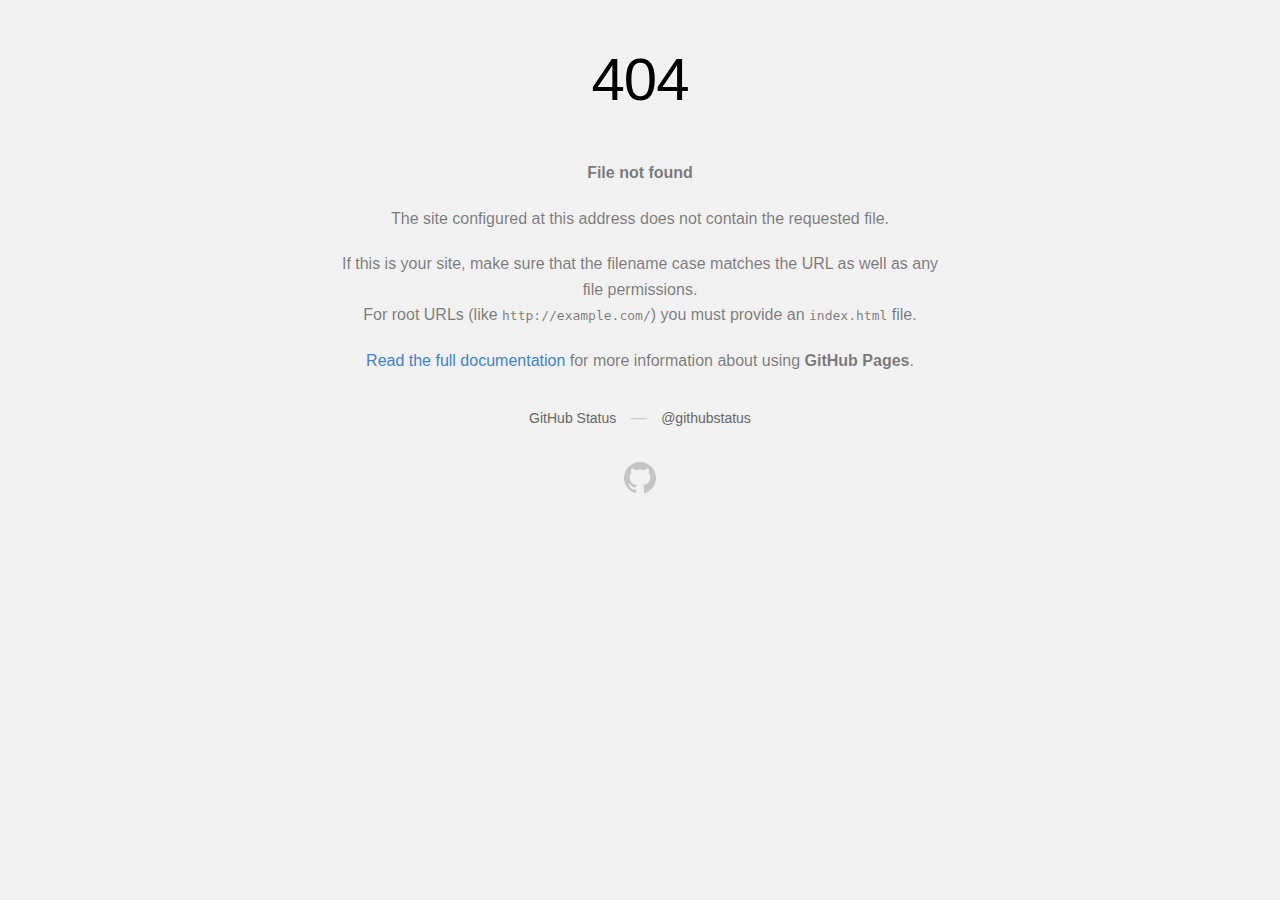
<file: wwwroot/skydash/js/documentation.html>
<!DOCTYPE html>
<html>
  <head>
    <meta http-equiv="Content-type" content="text/html; charset=utf-8">
    <meta http-equiv="Content-Security-Policy" content="default-src 'none'; style-src 'unsafe-inline'; img-src data:; connect-src 'self'">
    <title>Page not found &middot; GitHub Pages</title>
    <style type="text/css" media="screen">
      body {
        background-color: #f1f1f1;
        margin: 0;
        font-family: "Helvetica Neue", Helvetica, Arial, sans-serif;
      }

      .container { margin: 50px auto 40px auto; width: 600px; text-align: center; }

      a { color: #4183c4; text-decoration: none; }
      a:hover { text-decoration: underline; }

      h1 { width: 800px; position:relative; left: -100px; letter-spacing: -1px; line-height: 60px; font-size: 60px; font-weight: 100; margin: 0px 0 50px 0; text-shadow: 0 1px 0 #fff; }
      p { color: rgba(0, 0, 0, 0.5); margin: 20px 0; line-height: 1.6; }

      ul { list-style: none; margin: 25px 0; padding: 0; }
      li { display: table-cell; font-weight: bold; width: 1%; }

      .logo { display: inline-block; margin-top: 35px; }
      .logo-img-2x { display: none; }
      @media
      only screen and (-webkit-min-device-pixel-ratio: 2),
      only screen and (   min--moz-device-pixel-ratio: 2),
      only screen and (     -o-min-device-pixel-ratio: 2/1),
      only screen and (        min-device-pixel-ratio: 2),
      only screen and (                min-resolution: 192dpi),
      only screen and (                min-resolution: 2dppx) {
        .logo-img-1x { display: none; }
        .logo-img-2x { display: inline-block; }
      }

      #suggestions {
        margin-top: 35px;
        color: #ccc;
      }
      #suggestions a {
        color: #666666;
        font-weight: 200;
        font-size: 14px;
        margin: 0 10px;
      }

    </style>
  </head>
  <body>

    <div class="container">

      <h1>404</h1>
      <p><strong>File not found</strong></p>

      <p>
        The site configured at this address does not
        contain the requested file.
      </p>

      <p>
        If this is your site, make sure that the filename case matches the URL
        as well as any file permissions.<br>
        For root URLs (like <code>http://example.com/</code>) you must provide an
        <code>index.html</code> file.
      </p>

      <p>
        <a href="https://help.github.com/pages/">Read the full documentation</a>
        for more information about using <strong>GitHub Pages</strong>.
      </p>

      <div id="suggestions">
        <a href="https://githubstatus.com">GitHub Status</a> &mdash;
        <a href="https://twitter.com/githubstatus">@githubstatus</a>
      </div>

      <a href="/" class="logo logo-img-1x">
        <img width="32" height="32" title="" alt="" src="[data-uri]">
      </a>

      <a href="/" class="logo logo-img-2x">
        <img width="32" height="32" title="" alt="" src="[data-uri]">
      </a>
    </div>
  </body>
</html>
</file>
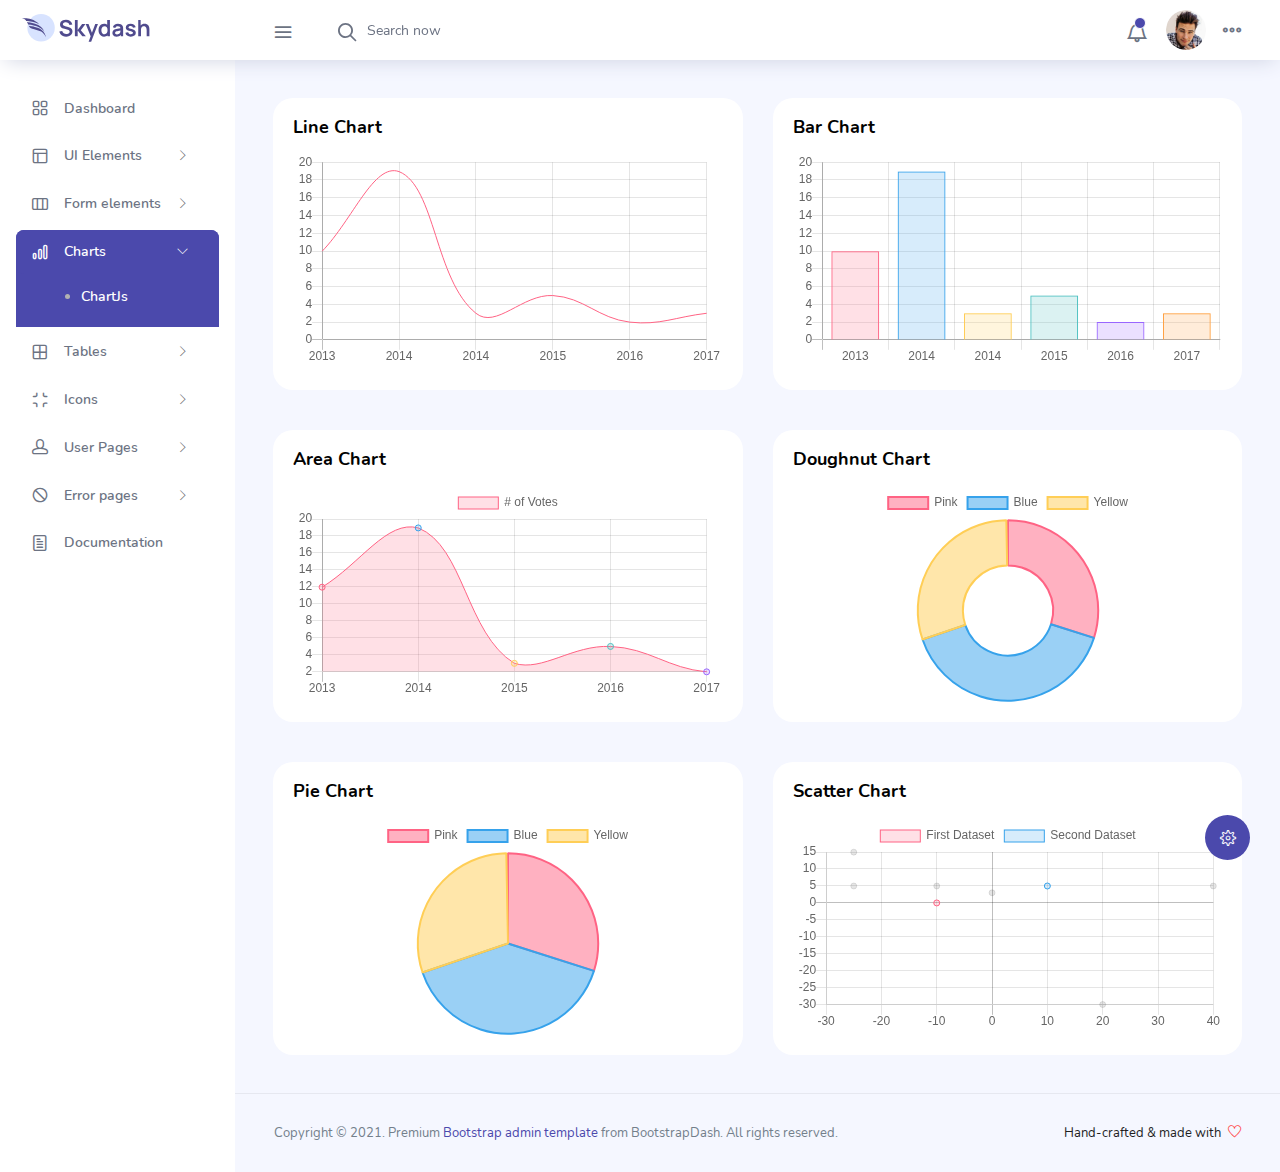
<file: wwwroot/skydash/pages/charts/chartjs.html>
<!DOCTYPE html>
<html lang="en">


<!-- Mirrored from themewagon.github.io/skydash/pages/charts/chartjs.html by HTTrack Website Copier/3.x [XR&CO'2014], Wed, 04 Oct 2023 07:31:17 GMT -->
<!-- Added by HTTrack --><meta http-equiv="content-type" content="text/html;charset=utf-8" /><!-- /Added by HTTrack -->
<head>
  <!-- Required meta tags -->
  <meta charset="utf-8">
  <meta name="viewport" content="width=device-width, initial-scale=1, shrink-to-fit=no">
  <title>Skydash Admin</title>
  <!-- plugins:css -->
  <link rel="stylesheet" href="../../vendors/feather/feather.css">
  <link rel="stylesheet" href="../../vendors/ti-icons/css/themify-icons.css">
  <link rel="stylesheet" href="../../vendors/css/vendor.bundle.base.css">
  <!-- endinject -->
  <!-- Plugin css for this page -->
  <!-- End plugin css for this page -->
  <!-- inject:css -->
  <link rel="stylesheet" href="../../css/vertical-layout-light/style.css">
  <!-- endinject -->
  <link rel="shortcut icon" href="../../images/favicon.png" />
</head>

<body>
  <div class="container-scroller">
    <!-- partial:../../partials/_navbar.html -->
    <nav class="navbar col-lg-12 col-12 p-0 fixed-top d-flex flex-row">
      <div class="text-center navbar-brand-wrapper d-flex align-items-center justify-content-center">
        <a class="navbar-brand brand-logo mr-5" href="../../index-2.html"><img src="../../images/logo.svg" class="mr-2" alt="logo"/></a>
        <a class="navbar-brand brand-logo-mini" href="../../index-2.html"><img src="../../images/logo-mini.svg" alt="logo"/></a>
      </div>
      <div class="navbar-menu-wrapper d-flex align-items-center justify-content-end">
        <button class="navbar-toggler navbar-toggler align-self-center" type="button" data-toggle="minimize">
          <span class="icon-menu"></span>
        </button>
        <ul class="navbar-nav mr-lg-2">
          <li class="nav-item nav-search d-none d-lg-block">
            <div class="input-group">
              <div class="input-group-prepend hover-cursor" id="navbar-search-icon">
                <span class="input-group-text" id="search">
                  <i class="icon-search"></i>
                </span>
              </div>
              <input type="text" class="form-control" id="navbar-search-input" placeholder="Search now" aria-label="search" aria-describedby="search">
            </div>
          </li>
        </ul>
        <ul class="navbar-nav navbar-nav-right">
          <li class="nav-item dropdown">
            <a class="nav-link count-indicator dropdown-toggle" id="notificationDropdown" href="#" data-toggle="dropdown">
              <i class="icon-bell mx-0"></i>
              <span class="count"></span>
            </a>
            <div class="dropdown-menu dropdown-menu-right navbar-dropdown preview-list" aria-labelledby="notificationDropdown">
              <p class="mb-0 font-weight-normal float-left dropdown-header">Notifications</p>
              <a class="dropdown-item preview-item">
                <div class="preview-thumbnail">
                  <div class="preview-icon bg-success">
                    <i class="ti-info-alt mx-0"></i>
                  </div>
                </div>
                <div class="preview-item-content">
                  <h6 class="preview-subject font-weight-normal">Application Error</h6>
                  <p class="font-weight-light small-text mb-0 text-muted">
                    Just now
                  </p>
                </div>
              </a>
              <a class="dropdown-item preview-item">
                <div class="preview-thumbnail">
                  <div class="preview-icon bg-warning">
                    <i class="ti-settings mx-0"></i>
                  </div>
                </div>
                <div class="preview-item-content">
                  <h6 class="preview-subject font-weight-normal">Settings</h6>
                  <p class="font-weight-light small-text mb-0 text-muted">
                    Private message
                  </p>
                </div>
              </a>
              <a class="dropdown-item preview-item">
                <div class="preview-thumbnail">
                  <div class="preview-icon bg-info">
                    <i class="ti-user mx-0"></i>
                  </div>
                </div>
                <div class="preview-item-content">
                  <h6 class="preview-subject font-weight-normal">New user registration</h6>
                  <p class="font-weight-light small-text mb-0 text-muted">
                    2 days ago
                  </p>
                </div>
              </a>
            </div>
          </li>
          <li class="nav-item nav-profile dropdown">
            <a class="nav-link dropdown-toggle" href="#" data-toggle="dropdown" id="profileDropdown">
              <img src="../../images/faces/face28.jpg" alt="profile"/>
            </a>
            <div class="dropdown-menu dropdown-menu-right navbar-dropdown" aria-labelledby="profileDropdown">
              <a class="dropdown-item">
                <i class="ti-settings text-primary"></i>
                Settings
              </a>
              <a class="dropdown-item">
                <i class="ti-power-off text-primary"></i>
                Logout
              </a>
            </div>
          </li>
          <li class="nav-item nav-settings d-none d-lg-flex">
            <a class="nav-link" href="#">
              <i class="icon-ellipsis"></i>
            </a>
          </li>
        </ul>
        <button class="navbar-toggler navbar-toggler-right d-lg-none align-self-center" type="button" data-toggle="offcanvas">
          <span class="icon-menu"></span>
        </button>
      </div>
    </nav>
    <!-- partial -->
    <div class="container-fluid page-body-wrapper">
      <!-- partial:../../partials/_settings-panel.html -->
      <div class="theme-setting-wrapper">
        <div id="settings-trigger"><i class="ti-settings"></i></div>
        <div id="theme-settings" class="settings-panel">
          <i class="settings-close ti-close"></i>
          <p class="settings-heading">SIDEBAR SKINS</p>
          <div class="sidebar-bg-options selected" id="sidebar-light-theme"><div class="img-ss rounded-circle bg-light border mr-3"></div>Light</div>
          <div class="sidebar-bg-options" id="sidebar-dark-theme"><div class="img-ss rounded-circle bg-dark border mr-3"></div>Dark</div>
          <p class="settings-heading mt-2">HEADER SKINS</p>
          <div class="color-tiles mx-0 px-4">
            <div class="tiles success"></div>
            <div class="tiles warning"></div>
            <div class="tiles danger"></div>
            <div class="tiles info"></div>
            <div class="tiles dark"></div>
            <div class="tiles default"></div>
          </div>
        </div>
      </div>
      <div id="right-sidebar" class="settings-panel">
        <i class="settings-close ti-close"></i>
        <ul class="nav nav-tabs border-top" id="setting-panel" role="tablist">
          <li class="nav-item">
            <a class="nav-link active" id="todo-tab" data-toggle="tab" href="#todo-section" role="tab" aria-controls="todo-section" aria-expanded="true">TO DO LIST</a>
          </li>
          <li class="nav-item">
            <a class="nav-link" id="chats-tab" data-toggle="tab" href="#chats-section" role="tab" aria-controls="chats-section">CHATS</a>
          </li>
        </ul>
        <div class="tab-content" id="setting-content">
          <div class="tab-pane fade show active scroll-wrapper" id="todo-section" role="tabpanel" aria-labelledby="todo-section">
            <div class="add-items d-flex px-3 mb-0">
              <form class="form w-100">
                <div class="form-group d-flex">
                  <input type="text" class="form-control todo-list-input" placeholder="Add To-do">
                  <button type="submit" class="add btn btn-primary todo-list-add-btn" id="add-task">Add</button>
                </div>
              </form>
            </div>
            <div class="list-wrapper px-3">
              <ul class="d-flex flex-column-reverse todo-list">
                <li>
                  <div class="form-check">
                    <label class="form-check-label">
                      <input class="checkbox" type="checkbox">
                      Team review meeting at 3.00 PM
                    </label>
                  </div>
                  <i class="remove ti-close"></i>
                </li>
                <li>
                  <div class="form-check">
                    <label class="form-check-label">
                      <input class="checkbox" type="checkbox">
                      Prepare for presentation
                    </label>
                  </div>
                  <i class="remove ti-close"></i>
                </li>
                <li>
                  <div class="form-check">
                    <label class="form-check-label">
                      <input class="checkbox" type="checkbox">
                      Resolve all the low priority tickets due today
                    </label>
                  </div>
                  <i class="remove ti-close"></i>
                </li>
                <li class="completed">
                  <div class="form-check">
                    <label class="form-check-label">
                      <input class="checkbox" type="checkbox" checked>
                      Schedule meeting for next week
                    </label>
                  </div>
                  <i class="remove ti-close"></i>
                </li>
                <li class="completed">
                  <div class="form-check">
                    <label class="form-check-label">
                      <input class="checkbox" type="checkbox" checked>
                      Project review
                    </label>
                  </div>
                  <i class="remove ti-close"></i>
                </li>
              </ul>
            </div>
            <h4 class="px-3 text-muted mt-5 font-weight-light mb-0">Events</h4>
            <div class="events pt-4 px-3">
              <div class="wrapper d-flex mb-2">
                <i class="ti-control-record text-primary mr-2"></i>
                <span>Feb 11 2018</span>
              </div>
              <p class="mb-0 font-weight-thin text-gray">Creating component page build a js</p>
              <p class="text-gray mb-0">The total number of sessions</p>
            </div>
            <div class="events pt-4 px-3">
              <div class="wrapper d-flex mb-2">
                <i class="ti-control-record text-primary mr-2"></i>
                <span>Feb 7 2018</span>
              </div>
              <p class="mb-0 font-weight-thin text-gray">Meeting with Alisa</p>
              <p class="text-gray mb-0 ">Call Sarah Graves</p>
            </div>
          </div>
          <!-- To do section tab ends -->
          <div class="tab-pane fade" id="chats-section" role="tabpanel" aria-labelledby="chats-section">
            <div class="d-flex align-items-center justify-content-between border-bottom">
              <p class="settings-heading border-top-0 mb-3 pl-3 pt-0 border-bottom-0 pb-0">Friends</p>
              <small class="settings-heading border-top-0 mb-3 pt-0 border-bottom-0 pb-0 pr-3 font-weight-normal">See All</small>
            </div>
            <ul class="chat-list">
              <li class="list active">
                <div class="profile"><img src="../../images/faces/face1.jpg" alt="image"><span class="online"></span></div>
                <div class="info">
                  <p>Thomas Douglas</p>
                  <p>Available</p>
                </div>
                <small class="text-muted my-auto">19 min</small>
              </li>
              <li class="list">
                <div class="profile"><img src="../../images/faces/face2.jpg" alt="image"><span class="offline"></span></div>
                <div class="info">
                  <div class="wrapper d-flex">
                    <p>Catherine</p>
                  </div>
                  <p>Away</p>
                </div>
                <div class="badge badge-success badge-pill my-auto mx-2">4</div>
                <small class="text-muted my-auto">23 min</small>
              </li>
              <li class="list">
                <div class="profile"><img src="../../images/faces/face3.jpg" alt="image"><span class="online"></span></div>
                <div class="info">
                  <p>Daniel Russell</p>
                  <p>Available</p>
                </div>
                <small class="text-muted my-auto">14 min</small>
              </li>
              <li class="list">
                <div class="profile"><img src="../../images/faces/face4.jpg" alt="image"><span class="offline"></span></div>
                <div class="info">
                  <p>James Richardson</p>
                  <p>Away</p>
                </div>
                <small class="text-muted my-auto">2 min</small>
              </li>
              <li class="list">
                <div class="profile"><img src="../../images/faces/face5.jpg" alt="image"><span class="online"></span></div>
                <div class="info">
                  <p>Madeline Kennedy</p>
                  <p>Available</p>
                </div>
                <small class="text-muted my-auto">5 min</small>
              </li>
              <li class="list">
                <div class="profile"><img src="../../images/faces/face6.jpg" alt="image"><span class="online"></span></div>
                <div class="info">
                  <p>Sarah Graves</p>
                  <p>Available</p>
                </div>
                <small class="text-muted my-auto">47 min</small>
              </li>
            </ul>
          </div>
          <!-- chat tab ends -->
        </div>
      </div>
      <!-- partial -->
      <!-- partial:../../partials/_sidebar.html -->
      <nav class="sidebar sidebar-offcanvas" id="sidebar">
        <ul class="nav">
          <li class="nav-item">
            <a class="nav-link" href="../../index-2.html">
              <i class="icon-grid menu-icon"></i>
              <span class="menu-title">Dashboard</span>
            </a>
          </li>
          <li class="nav-item">
            <a class="nav-link" data-toggle="collapse" href="#ui-basic" aria-expanded="false" aria-controls="ui-basic">
              <i class="icon-layout menu-icon"></i>
              <span class="menu-title">UI Elements</span>
              <i class="menu-arrow"></i>
            </a>
            <div class="collapse" id="ui-basic">
              <ul class="nav flex-column sub-menu">
                <li class="nav-item"> <a class="nav-link" href="../ui-features/buttons.html">Buttons</a></li>
                <li class="nav-item"> <a class="nav-link" href="../ui-features/dropdowns.html">Dropdowns</a></li>
                <li class="nav-item"> <a class="nav-link" href="../ui-features/typography.html">Typography</a></li>
              </ul>
            </div>
          </li>
          <li class="nav-item">
            <a class="nav-link" data-toggle="collapse" href="#form-elements" aria-expanded="false" aria-controls="form-elements">
              <i class="icon-columns menu-icon"></i>
              <span class="menu-title">Form elements</span>
              <i class="menu-arrow"></i>
            </a>
            <div class="collapse" id="form-elements">
              <ul class="nav flex-column sub-menu">
                <li class="nav-item"><a class="nav-link" href="../forms/basic_elements.html">Basic Elements</a></li>
              </ul>
            </div>
          </li>
          <li class="nav-item">
            <a class="nav-link" data-toggle="collapse" href="#charts" aria-expanded="false" aria-controls="charts">
              <i class="icon-bar-graph menu-icon"></i>
              <span class="menu-title">Charts</span>
              <i class="menu-arrow"></i>
            </a>
            <div class="collapse" id="charts">
              <ul class="nav flex-column sub-menu">
                <li class="nav-item"> <a class="nav-link" href="chartjs.html">ChartJs</a></li>
              </ul>
            </div>
          </li>
          <li class="nav-item">
            <a class="nav-link" data-toggle="collapse" href="#tables" aria-expanded="false" aria-controls="tables">
              <i class="icon-grid-2 menu-icon"></i>
              <span class="menu-title">Tables</span>
              <i class="menu-arrow"></i>
            </a>
            <div class="collapse" id="tables">
              <ul class="nav flex-column sub-menu">
                <li class="nav-item"> <a class="nav-link" href="../tables/basic-table.html">Basic table</a></li>
              </ul>
            </div>
          </li>
          <li class="nav-item">
            <a class="nav-link" data-toggle="collapse" href="#icons" aria-expanded="false" aria-controls="icons">
              <i class="icon-contract menu-icon"></i>
              <span class="menu-title">Icons</span>
              <i class="menu-arrow"></i>
            </a>
            <div class="collapse" id="icons">
              <ul class="nav flex-column sub-menu">
                <li class="nav-item"> <a class="nav-link" href="../icons/mdi.html">Mdi icons</a></li>
              </ul>
            </div>
          </li>
          <li class="nav-item">
            <a class="nav-link" data-toggle="collapse" href="#auth" aria-expanded="false" aria-controls="auth">
              <i class="icon-head menu-icon"></i>
              <span class="menu-title">User Pages</span>
              <i class="menu-arrow"></i>
            </a>
            <div class="collapse" id="auth">
              <ul class="nav flex-column sub-menu">
                <li class="nav-item"> <a class="nav-link" href="../samples/login.html"> Login </a></li>
                <li class="nav-item"> <a class="nav-link" href="../samples/register.html"> Register </a></li>
              </ul>
            </div>
          </li>
          <li class="nav-item">
            <a class="nav-link" data-toggle="collapse" href="#error" aria-expanded="false" aria-controls="error">
              <i class="icon-ban menu-icon"></i>
              <span class="menu-title">Error pages</span>
              <i class="menu-arrow"></i>
            </a>
            <div class="collapse" id="error">
              <ul class="nav flex-column sub-menu">
                <li class="nav-item"> <a class="nav-link" href="../samples/error-404.html"> 404 </a></li>
                <li class="nav-item"> <a class="nav-link" href="../samples/error-500.html"> 500 </a></li>
              </ul>
            </div>
          </li>
          <li class="nav-item">
            <a class="nav-link" href="../documentation/documentation.html">
              <i class="icon-paper menu-icon"></i>
              <span class="menu-title">Documentation</span>
            </a>
          </li>
        </ul>
      </nav>
      <!-- partial -->
      <div class="main-panel">
        <div class="content-wrapper">
          <div class="row">
            <div class="col-lg-6 grid-margin stretch-card">
              <div class="card">
                <div class="card-body">
                  <h4 class="card-title">Line chart</h4>
                  <canvas id="lineChart"></canvas>
                </div>
              </div>
            </div>
            <div class="col-lg-6 grid-margin stretch-card">
              <div class="card">
                <div class="card-body">
                  <h4 class="card-title">Bar chart</h4>
                  <canvas id="barChart"></canvas>
                </div>
              </div>
            </div>
          </div>
          <div class="row">
            <div class="col-lg-6 grid-margin stretch-card">
              <div class="card">
                <div class="card-body">
                  <h4 class="card-title">Area chart</h4>
                  <canvas id="areaChart"></canvas>
                </div>
              </div>
            </div>
            <div class="col-lg-6 grid-margin stretch-card">
              <div class="card">
                <div class="card-body">
                  <h4 class="card-title">Doughnut chart</h4>
                  <canvas id="doughnutChart"></canvas>
                </div>
              </div>
            </div>
          </div>
          <div class="row">
            <div class="col-lg-6 grid-margin grid-margin-lg-0 stretch-card">
              <div class="card">
                <div class="card-body">
                  <h4 class="card-title">Pie chart</h4>
                  <canvas id="pieChart"></canvas>
                </div>
              </div>
            </div>
            <div class="col-lg-6 grid-margin grid-margin-lg-0 stretch-card">
              <div class="card">
                <div class="card-body">
                  <h4 class="card-title">Scatter chart</h4>
                  <canvas id="scatterChart"></canvas>
                </div>
              </div>
            </div>
          </div>
        </div>
        <!-- content-wrapper ends -->
        <!-- partial:../../partials/_footer.html -->
        <footer class="footer">
          <div class="d-sm-flex justify-content-center justify-content-sm-between">
            <span class="text-muted text-center text-sm-left d-block d-sm-inline-block">Copyright © 2021.  Premium <a href="https://www.bootstrapdash.com/" target="_blank">Bootstrap admin template</a> from BootstrapDash. All rights reserved.</span>
            <span class="float-none float-sm-right d-block mt-1 mt-sm-0 text-center">Hand-crafted & made with <i class="ti-heart text-danger ml-1"></i></span>
          </div>
        </footer>
        <!-- partial -->
      </div>
      <!-- main-panel ends -->
    </div>
    <!-- page-body-wrapper ends -->
  </div>
  <!-- container-scroller -->
  <!-- plugins:js -->
  <script src="../../vendors/js/vendor.bundle.base.js"></script>
  <!-- endinject -->
  <!-- Plugin js for this page -->
  <script src="../../vendors/chart.js/Chart.min.js"></script>
  <!-- End plugin js for this page -->
  <!-- inject:js -->
  <script src="../../js/off-canvas.js"></script>
  <script src="../../js/hoverable-collapse.js"></script>
  <script src="../../js/template.js"></script>
  <script src="../../js/settings.js"></script>
  <script src="../../js/todolist.js"></script>
  <!-- endinject -->
  <!-- Custom js for this page-->
  <script src="../../js/chart.js"></script>
  <!-- End custom js for this page-->
</body>


<!-- Mirrored from themewagon.github.io/skydash/pages/charts/chartjs.html by HTTrack Website Copier/3.x [XR&CO'2014], Wed, 04 Oct 2023 07:31:17 GMT -->
</html>
</file>
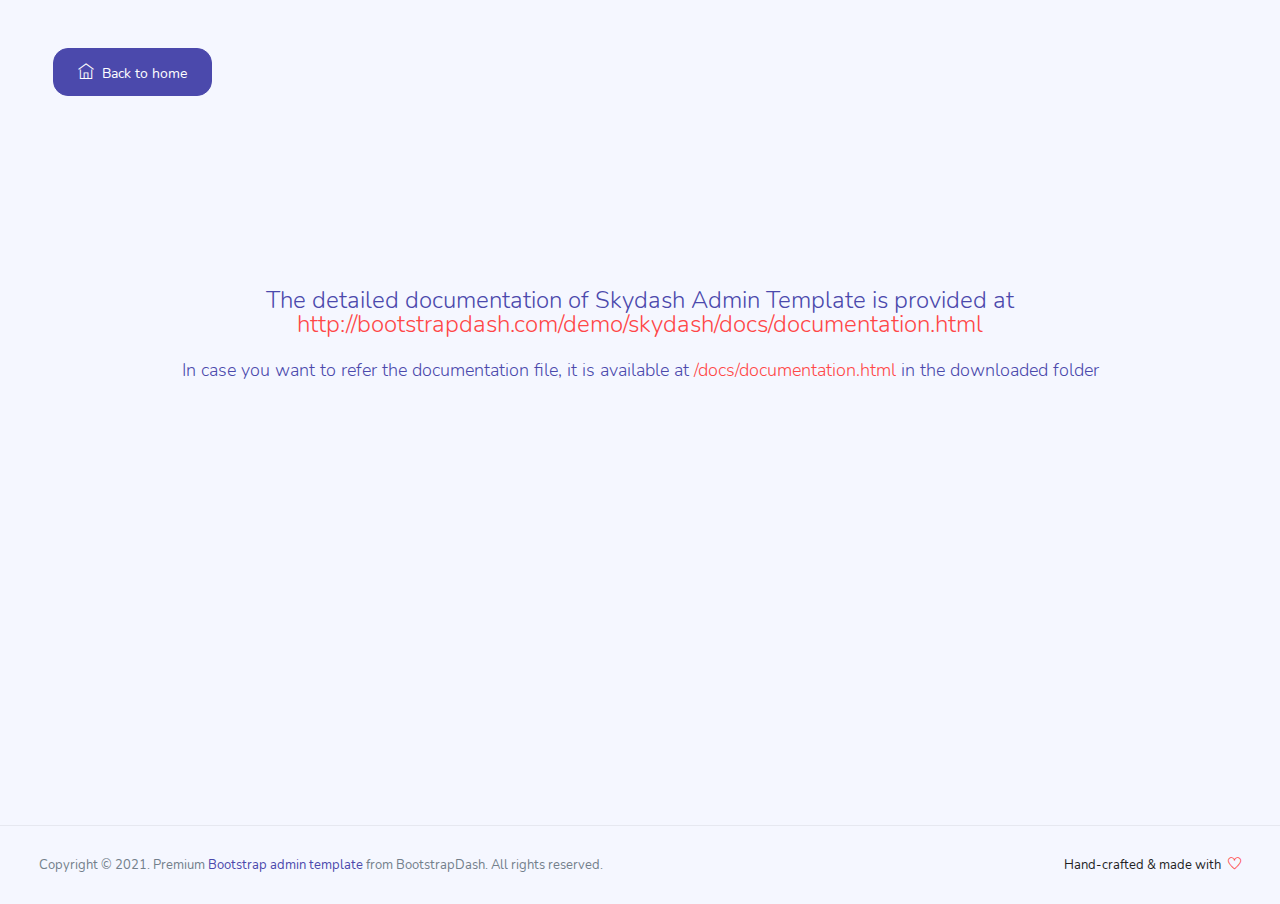
<file: wwwroot/skydash/pages/documentation/documentation.html>
<!DOCTYPE html>
<html lang="en">


<!-- Mirrored from themewagon.github.io/skydash/pages/documentation/documentation.html by HTTrack Website Copier/3.x [XR&CO'2014], Wed, 04 Oct 2023 07:31:18 GMT -->
<!-- Added by HTTrack --><meta http-equiv="content-type" content="text/html;charset=utf-8" /><!-- /Added by HTTrack -->
<head>
  <!-- Required meta tags -->
  <meta charset="utf-8">
  <meta name="viewport" content="width=device-width, initial-scale=1, shrink-to-fit=no">
  <title>Skydash Admin Dashboard</title>
  <!-- plugins:css -->
  <link rel="stylesheet" href="../../vendors/feather/feather.css">
  <link rel="stylesheet" href="../../vendors/ti-icons/css/themify-icons.css">
  <link rel="stylesheet" href="../../vendors/css/vendor.bundle.base.css">
  <!-- endinject -->
  <!-- plugin css for this page -->
  <link rel="stylesheet" href="../template/vendors/codemirror/codemirror.html">
  <link rel="stylesheet" href="../template/vendors/codemirror/ambiance.html">
  <link rel="stylesheet" href="../template/vendors/pwstabs/jquery.pwstabs.min.html">
  <!-- End plugin css for this page -->
  <!-- inject:css -->
  <link rel="stylesheet" href="../../css/vertical-layout-light/style.css">
  <!-- endinject -->
  <link rel="shortcut icon" href="../../images/favicon.png" />
</head>

<body>
    <div class=" container-scroller">
        <div class="container-fluid page-body-wrapper full-page-wrapper">
          <div class="main-panel w-100  documentation">
            <div class="content-wrapper">
              <div class="container-fluid">
                <div class="row">
                  <div class="col-12 pt-5">
                    <a class="btn btn-primary" href="../../index-2.html"><i class="ti-home mr-2"></i>Back to home</a>
                  </div>
                </div>
                <div class="row pt-5 mt-5">
                  <div class="col-12 pt-5 text-center">
                    <i class="text-primary mdi mdi-file-document-box-multiple-outline display-1"></i>
                    <h3 class="text-primary font-weight-light mt-5">
                      The detailed documentation of Skydash Admin Template is provided at 
                      <a href="http://bootstrapdash.com/demo/skydash/docs/documentation.html" target="_blank" class="text-danger d-block text-truncate">
                        http://bootstrapdash.com/demo/skydash/docs/documentation.html
                      </a>
                    </h3>
                    <h4 class="mt-4 font-weight-light text-primary">
                      In case you want to refer the documentation file, it is available at 
                      <span class="text-danger">/docs/documentation.html</span> 
                      in the downloaded folder
                    </h4>
                  </div>
                </div>
              </div>
            </div>
            <!-- partial:../../partials/_footer.html -->
            <footer class="footer">
          <div class="d-sm-flex justify-content-center justify-content-sm-between">
            <span class="text-muted text-center text-sm-left d-block d-sm-inline-block">Copyright © 2021.  Premium <a href="https://www.bootstrapdash.com/" target="_blank">Bootstrap admin template</a> from BootstrapDash. All rights reserved.</span>
            <span class="float-none float-sm-right d-block mt-1 mt-sm-0 text-center">Hand-crafted & made with <i class="ti-heart text-danger ml-1"></i></span>
          </div>
        </footer>
            <!-- partial -->
          </div>
        </div>
      </div>
<!-- plugins:js -->
<script src="../../vendors/js/vendor.bundle.base.js"></script>
<!-- endinject -->
<!-- inject:js -->
<script src="../../js/off-canvas.js"></script>
<script src="../../js/hoverable-collapse.js"></script>
<script src="../../js/template.js"></script>
<script src="../../js/settings.js"></script>
<script src="../../js/todolist.js"></script>
<!-- endinject -->
<!-- Custom js for this page-->
<script src="../../js/codeEditor.js"></script>
<script src="../../js/tabs.js"></script>
<script src="../../js/tooltips.js"></script>
<script src="../../js/documentation.html"></script>
<!-- End custom js for this page-->
</body>


<!-- Mirrored from themewagon.github.io/skydash/pages/documentation/documentation.html by HTTrack Website Copier/3.x [XR&CO'2014], Wed, 04 Oct 2023 07:31:19 GMT -->
</html>
</file>
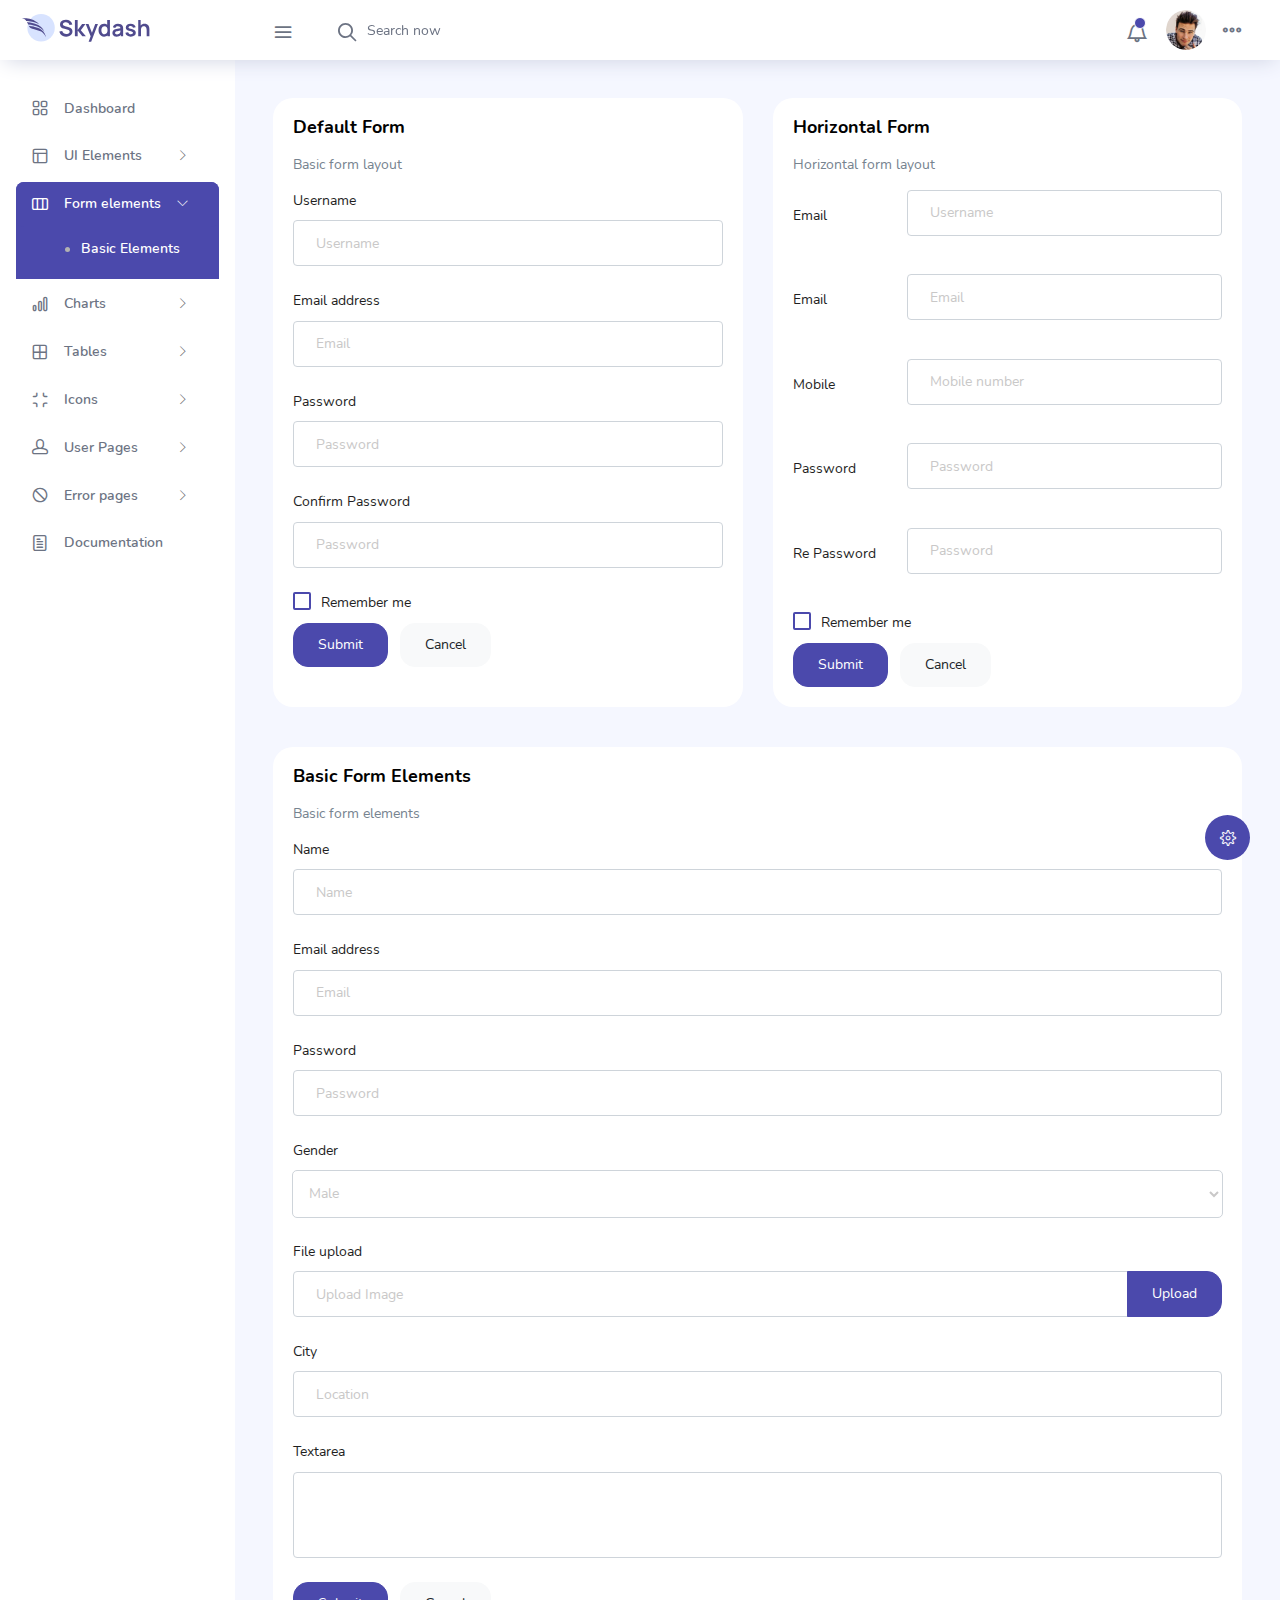
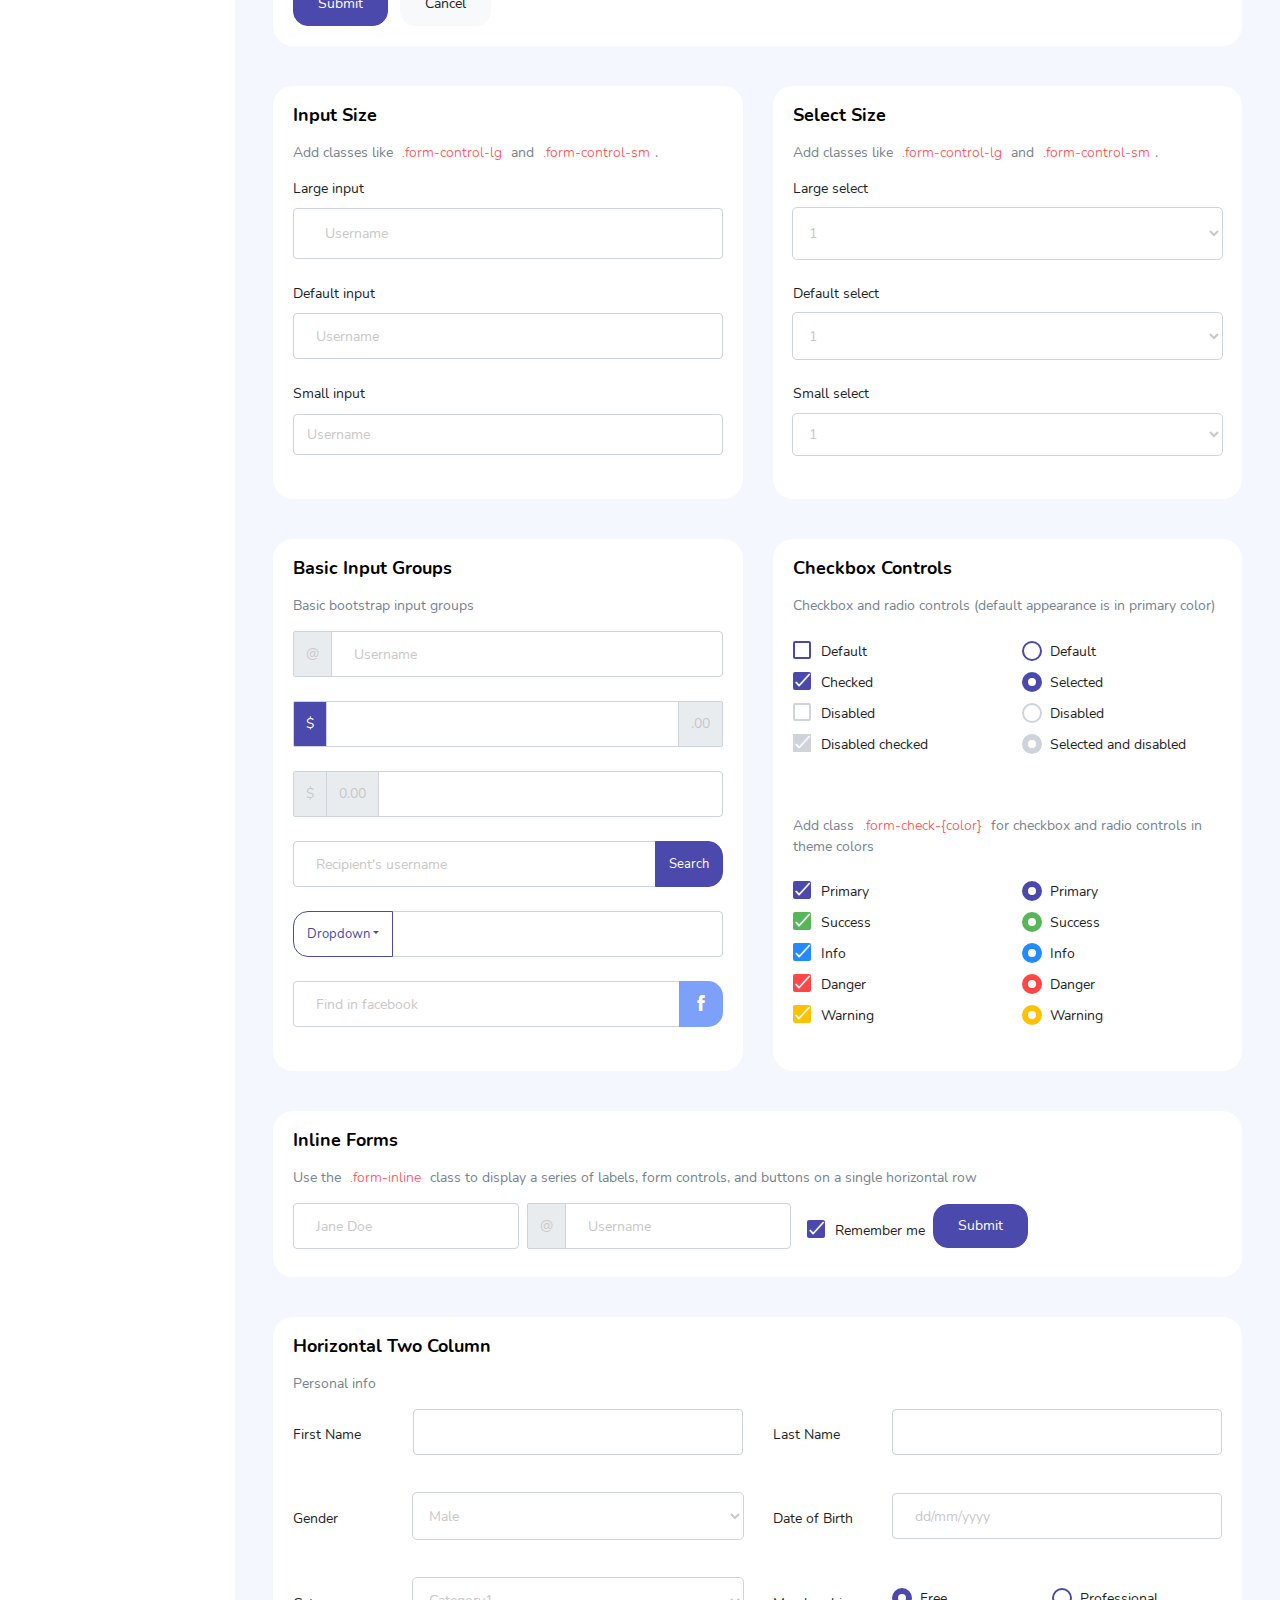
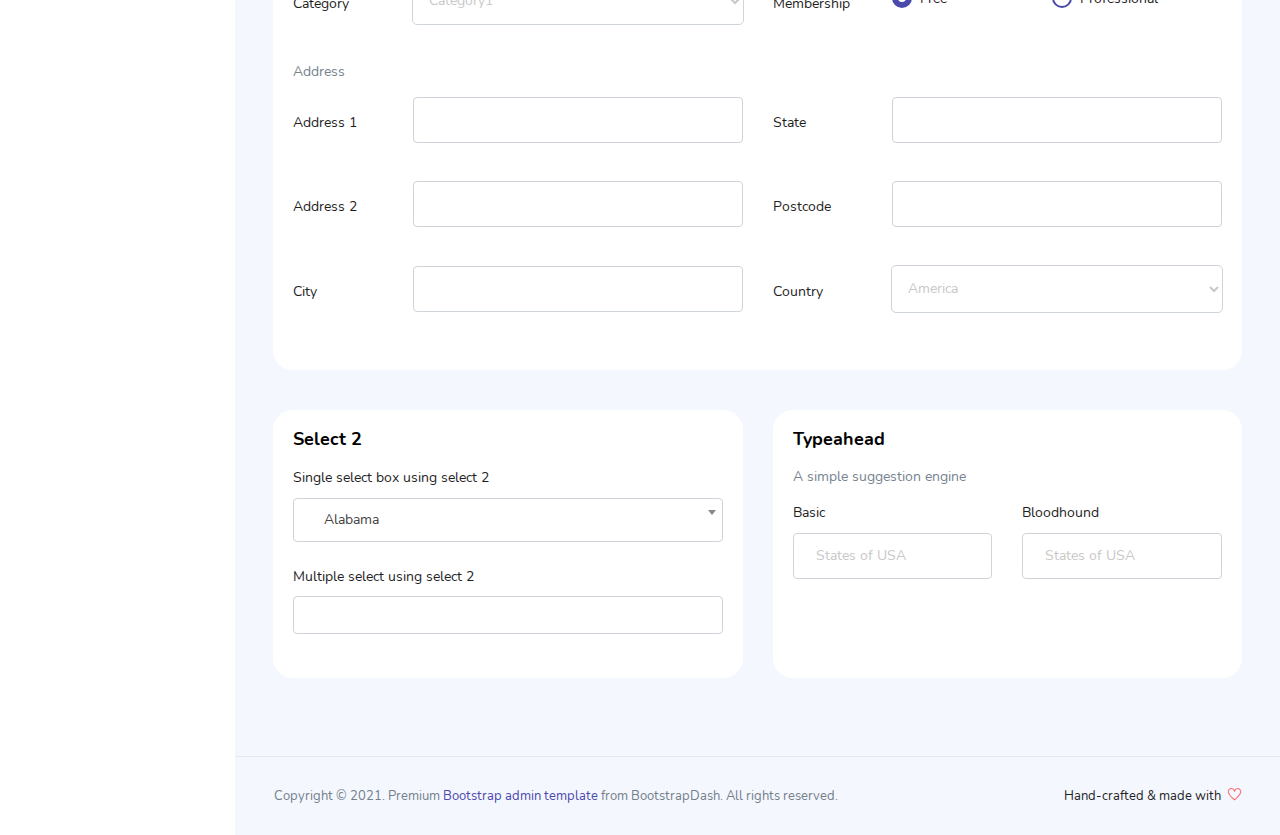
<file: wwwroot/skydash/pages/forms/basic_elements.html>
<!DOCTYPE html>
<html lang="en">


<!-- Mirrored from themewagon.github.io/skydash/pages/forms/basic_elements.html by HTTrack Website Copier/3.x [XR&CO'2014], Wed, 04 Oct 2023 07:31:15 GMT -->
<!-- Added by HTTrack --><meta http-equiv="content-type" content="text/html;charset=utf-8" /><!-- /Added by HTTrack -->
<head>
  <!-- Required meta tags -->
  <meta charset="utf-8">
  <meta name="viewport" content="width=device-width, initial-scale=1, shrink-to-fit=no">
  <title>Skydash Admin</title>
  <!-- plugins:css -->
  <link rel="stylesheet" href="../../vendors/feather/feather.css">
  <link rel="stylesheet" href="../../vendors/ti-icons/css/themify-icons.css">
  <link rel="stylesheet" href="../../vendors/css/vendor.bundle.base.css">
  <!-- endinject -->
  <!-- Plugin css for this page -->
  <link rel="stylesheet" href="../../vendors/select2/select2.min.css">
  <link rel="stylesheet" href="../../vendors/select2-bootstrap-theme/select2-bootstrap.min.css">
  <!-- End plugin css for this page -->
  <!-- inject:css -->
  <link rel="stylesheet" href="../../css/vertical-layout-light/style.css">
  <!-- endinject -->
  <link rel="shortcut icon" href="../../images/favicon.png" />
</head>

<body>
  <div class="container-scroller">
    <!-- partial:../../partials/_navbar.html -->
    <nav class="navbar col-lg-12 col-12 p-0 fixed-top d-flex flex-row">
      <div class="text-center navbar-brand-wrapper d-flex align-items-center justify-content-center">
        <a class="navbar-brand brand-logo mr-5" href="../../index-2.html"><img src="../../images/logo.svg" class="mr-2" alt="logo"/></a>
        <a class="navbar-brand brand-logo-mini" href="../../index-2.html"><img src="../../images/logo-mini.svg" alt="logo"/></a>
      </div>
      <div class="navbar-menu-wrapper d-flex align-items-center justify-content-end">
        <button class="navbar-toggler navbar-toggler align-self-center" type="button" data-toggle="minimize">
          <span class="icon-menu"></span>
        </button>
        <ul class="navbar-nav mr-lg-2">
          <li class="nav-item nav-search d-none d-lg-block">
            <div class="input-group">
              <div class="input-group-prepend hover-cursor" id="navbar-search-icon">
                <span class="input-group-text" id="search">
                  <i class="icon-search"></i>
                </span>
              </div>
              <input type="text" class="form-control" id="navbar-search-input" placeholder="Search now" aria-label="search" aria-describedby="search">
            </div>
          </li>
        </ul>
        <ul class="navbar-nav navbar-nav-right">
          <li class="nav-item dropdown">
            <a class="nav-link count-indicator dropdown-toggle" id="notificationDropdown" href="#" data-toggle="dropdown">
              <i class="icon-bell mx-0"></i>
              <span class="count"></span>
            </a>
            <div class="dropdown-menu dropdown-menu-right navbar-dropdown preview-list" aria-labelledby="notificationDropdown">
              <p class="mb-0 font-weight-normal float-left dropdown-header">Notifications</p>
              <a class="dropdown-item preview-item">
                <div class="preview-thumbnail">
                  <div class="preview-icon bg-success">
                    <i class="ti-info-alt mx-0"></i>
                  </div>
                </div>
                <div class="preview-item-content">
                  <h6 class="preview-subject font-weight-normal">Application Error</h6>
                  <p class="font-weight-light small-text mb-0 text-muted">
                    Just now
                  </p>
                </div>
              </a>
              <a class="dropdown-item preview-item">
                <div class="preview-thumbnail">
                  <div class="preview-icon bg-warning">
                    <i class="ti-settings mx-0"></i>
                  </div>
                </div>
                <div class="preview-item-content">
                  <h6 class="preview-subject font-weight-normal">Settings</h6>
                  <p class="font-weight-light small-text mb-0 text-muted">
                    Private message
                  </p>
                </div>
              </a>
              <a class="dropdown-item preview-item">
                <div class="preview-thumbnail">
                  <div class="preview-icon bg-info">
                    <i class="ti-user mx-0"></i>
                  </div>
                </div>
                <div class="preview-item-content">
                  <h6 class="preview-subject font-weight-normal">New user registration</h6>
                  <p class="font-weight-light small-text mb-0 text-muted">
                    2 days ago
                  </p>
                </div>
              </a>
            </div>
          </li>
          <li class="nav-item nav-profile dropdown">
            <a class="nav-link dropdown-toggle" href="#" data-toggle="dropdown" id="profileDropdown">
              <img src="../../images/faces/face28.jpg" alt="profile"/>
            </a>
            <div class="dropdown-menu dropdown-menu-right navbar-dropdown" aria-labelledby="profileDropdown">
              <a class="dropdown-item">
                <i class="ti-settings text-primary"></i>
                Settings
              </a>
              <a class="dropdown-item">
                <i class="ti-power-off text-primary"></i>
                Logout
              </a>
            </div>
          </li>
          <li class="nav-item nav-settings d-none d-lg-flex">
            <a class="nav-link" href="#">
              <i class="icon-ellipsis"></i>
            </a>
          </li>
        </ul>
        <button class="navbar-toggler navbar-toggler-right d-lg-none align-self-center" type="button" data-toggle="offcanvas">
          <span class="icon-menu"></span>
        </button>
      </div>
    </nav>
    <!-- partial -->
    <div class="container-fluid page-body-wrapper">
      <!-- partial:../../partials/_settings-panel.html -->
      <div class="theme-setting-wrapper">
        <div id="settings-trigger"><i class="ti-settings"></i></div>
        <div id="theme-settings" class="settings-panel">
          <i class="settings-close ti-close"></i>
          <p class="settings-heading">SIDEBAR SKINS</p>
          <div class="sidebar-bg-options selected" id="sidebar-light-theme"><div class="img-ss rounded-circle bg-light border mr-3"></div>Light</div>
          <div class="sidebar-bg-options" id="sidebar-dark-theme"><div class="img-ss rounded-circle bg-dark border mr-3"></div>Dark</div>
          <p class="settings-heading mt-2">HEADER SKINS</p>
          <div class="color-tiles mx-0 px-4">
            <div class="tiles success"></div>
            <div class="tiles warning"></div>
            <div class="tiles danger"></div>
            <div class="tiles info"></div>
            <div class="tiles dark"></div>
            <div class="tiles default"></div>
          </div>
        </div>
      </div>
      <div id="right-sidebar" class="settings-panel">
        <i class="settings-close ti-close"></i>
        <ul class="nav nav-tabs border-top" id="setting-panel" role="tablist">
          <li class="nav-item">
            <a class="nav-link active" id="todo-tab" data-toggle="tab" href="#todo-section" role="tab" aria-controls="todo-section" aria-expanded="true">TO DO LIST</a>
          </li>
          <li class="nav-item">
            <a class="nav-link" id="chats-tab" data-toggle="tab" href="#chats-section" role="tab" aria-controls="chats-section">CHATS</a>
          </li>
        </ul>
        <div class="tab-content" id="setting-content">
          <div class="tab-pane fade show active scroll-wrapper" id="todo-section" role="tabpanel" aria-labelledby="todo-section">
            <div class="add-items d-flex px-3 mb-0">
              <form class="form w-100">
                <div class="form-group d-flex">
                  <input type="text" class="form-control todo-list-input" placeholder="Add To-do">
                  <button type="submit" class="add btn btn-primary todo-list-add-btn" id="add-task">Add</button>
                </div>
              </form>
            </div>
            <div class="list-wrapper px-3">
              <ul class="d-flex flex-column-reverse todo-list">
                <li>
                  <div class="form-check">
                    <label class="form-check-label">
                      <input class="checkbox" type="checkbox">
                      Team review meeting at 3.00 PM
                    </label>
                  </div>
                  <i class="remove ti-close"></i>
                </li>
                <li>
                  <div class="form-check">
                    <label class="form-check-label">
                      <input class="checkbox" type="checkbox">
                      Prepare for presentation
                    </label>
                  </div>
                  <i class="remove ti-close"></i>
                </li>
                <li>
                  <div class="form-check">
                    <label class="form-check-label">
                      <input class="checkbox" type="checkbox">
                      Resolve all the low priority tickets due today
                    </label>
                  </div>
                  <i class="remove ti-close"></i>
                </li>
                <li class="completed">
                  <div class="form-check">
                    <label class="form-check-label">
                      <input class="checkbox" type="checkbox" checked>
                      Schedule meeting for next week
                    </label>
                  </div>
                  <i class="remove ti-close"></i>
                </li>
                <li class="completed">
                  <div class="form-check">
                    <label class="form-check-label">
                      <input class="checkbox" type="checkbox" checked>
                      Project review
                    </label>
                  </div>
                  <i class="remove ti-close"></i>
                </li>
              </ul>
            </div>
            <h4 class="px-3 text-muted mt-5 font-weight-light mb-0">Events</h4>
            <div class="events pt-4 px-3">
              <div class="wrapper d-flex mb-2">
                <i class="ti-control-record text-primary mr-2"></i>
                <span>Feb 11 2018</span>
              </div>
              <p class="mb-0 font-weight-thin text-gray">Creating component page build a js</p>
              <p class="text-gray mb-0">The total number of sessions</p>
            </div>
            <div class="events pt-4 px-3">
              <div class="wrapper d-flex mb-2">
                <i class="ti-control-record text-primary mr-2"></i>
                <span>Feb 7 2018</span>
              </div>
              <p class="mb-0 font-weight-thin text-gray">Meeting with Alisa</p>
              <p class="text-gray mb-0 ">Call Sarah Graves</p>
            </div>
          </div>
          <!-- To do section tab ends -->
          <div class="tab-pane fade" id="chats-section" role="tabpanel" aria-labelledby="chats-section">
            <div class="d-flex align-items-center justify-content-between border-bottom">
              <p class="settings-heading border-top-0 mb-3 pl-3 pt-0 border-bottom-0 pb-0">Friends</p>
              <small class="settings-heading border-top-0 mb-3 pt-0 border-bottom-0 pb-0 pr-3 font-weight-normal">See All</small>
            </div>
            <ul class="chat-list">
              <li class="list active">
                <div class="profile"><img src="../../images/faces/face1.jpg" alt="image"><span class="online"></span></div>
                <div class="info">
                  <p>Thomas Douglas</p>
                  <p>Available</p>
                </div>
                <small class="text-muted my-auto">19 min</small>
              </li>
              <li class="list">
                <div class="profile"><img src="../../images/faces/face2.jpg" alt="image"><span class="offline"></span></div>
                <div class="info">
                  <div class="wrapper d-flex">
                    <p>Catherine</p>
                  </div>
                  <p>Away</p>
                </div>
                <div class="badge badge-success badge-pill my-auto mx-2">4</div>
                <small class="text-muted my-auto">23 min</small>
              </li>
              <li class="list">
                <div class="profile"><img src="../../images/faces/face3.jpg" alt="image"><span class="online"></span></div>
                <div class="info">
                  <p>Daniel Russell</p>
                  <p>Available</p>
                </div>
                <small class="text-muted my-auto">14 min</small>
              </li>
              <li class="list">
                <div class="profile"><img src="../../images/faces/face4.jpg" alt="image"><span class="offline"></span></div>
                <div class="info">
                  <p>James Richardson</p>
                  <p>Away</p>
                </div>
                <small class="text-muted my-auto">2 min</small>
              </li>
              <li class="list">
                <div class="profile"><img src="../../images/faces/face5.jpg" alt="image"><span class="online"></span></div>
                <div class="info">
                  <p>Madeline Kennedy</p>
                  <p>Available</p>
                </div>
                <small class="text-muted my-auto">5 min</small>
              </li>
              <li class="list">
                <div class="profile"><img src="../../images/faces/face6.jpg" alt="image"><span class="online"></span></div>
                <div class="info">
                  <p>Sarah Graves</p>
                  <p>Available</p>
                </div>
                <small class="text-muted my-auto">47 min</small>
              </li>
            </ul>
          </div>
          <!-- chat tab ends -->
        </div>
      </div>
      <!-- partial -->
      <!-- partial:../../partials/_sidebar.html -->
      <nav class="sidebar sidebar-offcanvas" id="sidebar">
        <ul class="nav">
          <li class="nav-item">
            <a class="nav-link" href="../../index-2.html">
              <i class="icon-grid menu-icon"></i>
              <span class="menu-title">Dashboard</span>
            </a>
          </li>
          <li class="nav-item">
            <a class="nav-link" data-toggle="collapse" href="#ui-basic" aria-expanded="false" aria-controls="ui-basic">
              <i class="icon-layout menu-icon"></i>
              <span class="menu-title">UI Elements</span>
              <i class="menu-arrow"></i>
            </a>
            <div class="collapse" id="ui-basic">
              <ul class="nav flex-column sub-menu">
                <li class="nav-item"> <a class="nav-link" href="../ui-features/buttons.html">Buttons</a></li>
                <li class="nav-item"> <a class="nav-link" href="../ui-features/dropdowns.html">Dropdowns</a></li>
                <li class="nav-item"> <a class="nav-link" href="../ui-features/typography.html">Typography</a></li>
              </ul>
            </div>
          </li>
          <li class="nav-item">
            <a class="nav-link" data-toggle="collapse" href="#form-elements" aria-expanded="false" aria-controls="form-elements">
              <i class="icon-columns menu-icon"></i>
              <span class="menu-title">Form elements</span>
              <i class="menu-arrow"></i>
            </a>
            <div class="collapse" id="form-elements">
              <ul class="nav flex-column sub-menu">
                <li class="nav-item"><a class="nav-link" href="basic_elements.html">Basic Elements</a></li>
              </ul>
            </div>
          </li>
          <li class="nav-item">
            <a class="nav-link" data-toggle="collapse" href="#charts" aria-expanded="false" aria-controls="charts">
              <i class="icon-bar-graph menu-icon"></i>
              <span class="menu-title">Charts</span>
              <i class="menu-arrow"></i>
            </a>
            <div class="collapse" id="charts">
              <ul class="nav flex-column sub-menu">
                <li class="nav-item"> <a class="nav-link" href="../charts/chartjs.html">ChartJs</a></li>
              </ul>
            </div>
          </li>
          <li class="nav-item">
            <a class="nav-link" data-toggle="collapse" href="#tables" aria-expanded="false" aria-controls="tables">
              <i class="icon-grid-2 menu-icon"></i>
              <span class="menu-title">Tables</span>
              <i class="menu-arrow"></i>
            </a>
            <div class="collapse" id="tables">
              <ul class="nav flex-column sub-menu">
                <li class="nav-item"> <a class="nav-link" href="../tables/basic-table.html">Basic table</a></li>
              </ul>
            </div>
          </li>
          <li class="nav-item">
            <a class="nav-link" data-toggle="collapse" href="#icons" aria-expanded="false" aria-controls="icons">
              <i class="icon-contract menu-icon"></i>
              <span class="menu-title">Icons</span>
              <i class="menu-arrow"></i>
            </a>
            <div class="collapse" id="icons">
              <ul class="nav flex-column sub-menu">
                <li class="nav-item"> <a class="nav-link" href="../icons/mdi.html">Mdi icons</a></li>
              </ul>
            </div>
          </li>
          <li class="nav-item">
            <a class="nav-link" data-toggle="collapse" href="#auth" aria-expanded="false" aria-controls="auth">
              <i class="icon-head menu-icon"></i>
              <span class="menu-title">User Pages</span>
              <i class="menu-arrow"></i>
            </a>
            <div class="collapse" id="auth">
              <ul class="nav flex-column sub-menu">
                <li class="nav-item"> <a class="nav-link" href="../samples/login.html"> Login </a></li>
                <li class="nav-item"> <a class="nav-link" href="../samples/register.html"> Register </a></li>
              </ul>
            </div>
          </li>
          <li class="nav-item">
            <a class="nav-link" data-toggle="collapse" href="#error" aria-expanded="false" aria-controls="error">
              <i class="icon-ban menu-icon"></i>
              <span class="menu-title">Error pages</span>
              <i class="menu-arrow"></i>
            </a>
            <div class="collapse" id="error">
              <ul class="nav flex-column sub-menu">
                <li class="nav-item"> <a class="nav-link" href="../samples/error-404.html"> 404 </a></li>
                <li class="nav-item"> <a class="nav-link" href="../samples/error-500.html"> 500 </a></li>
              </ul>
            </div>
          </li>
          <li class="nav-item">
            <a class="nav-link" href="../documentation/documentation.html">
              <i class="icon-paper menu-icon"></i>
              <span class="menu-title">Documentation</span>
            </a>
          </li>
        </ul>
      </nav>
      <!-- partial -->
      <div class="main-panel">        
        <div class="content-wrapper">
          <div class="row">
            <div class="col-md-6 grid-margin stretch-card">
              <div class="card">
                <div class="card-body">
                  <h4 class="card-title">Default form</h4>
                  <p class="card-description">
                    Basic form layout
                  </p>
                  <form class="forms-sample">
                    <div class="form-group">
                      <label for="exampleInputUsername1">Username</label>
                      <input type="text" class="form-control" id="exampleInputUsername1" placeholder="Username">
                    </div>
                    <div class="form-group">
                      <label for="exampleInputEmail1">Email address</label>
                      <input type="email" class="form-control" id="exampleInputEmail1" placeholder="Email">
                    </div>
                    <div class="form-group">
                      <label for="exampleInputPassword1">Password</label>
                      <input type="password" class="form-control" id="exampleInputPassword1" placeholder="Password">
                    </div>
                    <div class="form-group">
                      <label for="exampleInputConfirmPassword1">Confirm Password</label>
                      <input type="password" class="form-control" id="exampleInputConfirmPassword1" placeholder="Password">
                    </div>
                    <div class="form-check form-check-flat form-check-primary">
                      <label class="form-check-label">
                        <input type="checkbox" class="form-check-input">
                        Remember me
                      </label>
                    </div>
                    <button type="submit" class="btn btn-primary mr-2">Submit</button>
                    <button class="btn btn-light">Cancel</button>
                  </form>
                </div>
              </div>
            </div>
            <div class="col-md-6 grid-margin stretch-card">
              <div class="card">
                <div class="card-body">
                  <h4 class="card-title">Horizontal Form</h4>
                  <p class="card-description">
                    Horizontal form layout
                  </p>
                  <form class="forms-sample">
                    <div class="form-group row">
                      <label for="exampleInputUsername2" class="col-sm-3 col-form-label">Email</label>
                      <div class="col-sm-9">
                        <input type="text" class="form-control" id="exampleInputUsername2" placeholder="Username">
                      </div>
                    </div>
                    <div class="form-group row">
                      <label for="exampleInputEmail2" class="col-sm-3 col-form-label">Email</label>
                      <div class="col-sm-9">
                        <input type="email" class="form-control" id="exampleInputEmail2" placeholder="Email">
                      </div>
                    </div>
                    <div class="form-group row">
                      <label for="exampleInputMobile" class="col-sm-3 col-form-label">Mobile</label>
                      <div class="col-sm-9">
                        <input type="text" class="form-control" id="exampleInputMobile" placeholder="Mobile number">
                      </div>
                    </div>
                    <div class="form-group row">
                      <label for="exampleInputPassword2" class="col-sm-3 col-form-label">Password</label>
                      <div class="col-sm-9">
                        <input type="password" class="form-control" id="exampleInputPassword2" placeholder="Password">
                      </div>
                    </div>
                    <div class="form-group row">
                      <label for="exampleInputConfirmPassword2" class="col-sm-3 col-form-label">Re Password</label>
                      <div class="col-sm-9">
                        <input type="password" class="form-control" id="exampleInputConfirmPassword2" placeholder="Password">
                      </div>
                    </div>
                    <div class="form-check form-check-flat form-check-primary">
                      <label class="form-check-label">
                        <input type="checkbox" class="form-check-input">
                        Remember me
                      </label>
                    </div>
                    <button type="submit" class="btn btn-primary mr-2">Submit</button>
                    <button class="btn btn-light">Cancel</button>
                  </form>
                </div>
              </div>
            </div>
            <div class="col-12 grid-margin stretch-card">
              <div class="card">
                <div class="card-body">
                  <h4 class="card-title">Basic form elements</h4>
                  <p class="card-description">
                    Basic form elements
                  </p>
                  <form class="forms-sample">
                    <div class="form-group">
                      <label for="exampleInputName1">Name</label>
                      <input type="text" class="form-control" id="exampleInputName1" placeholder="Name">
                    </div>
                    <div class="form-group">
                      <label for="exampleInputEmail3">Email address</label>
                      <input type="email" class="form-control" id="exampleInputEmail3" placeholder="Email">
                    </div>
                    <div class="form-group">
                      <label for="exampleInputPassword4">Password</label>
                      <input type="password" class="form-control" id="exampleInputPassword4" placeholder="Password">
                    </div>
                    <div class="form-group">
                      <label for="exampleSelectGender">Gender</label>
                        <select class="form-control" id="exampleSelectGender">
                          <option>Male</option>
                          <option>Female</option>
                        </select>
                      </div>
                    <div class="form-group">
                      <label>File upload</label>
                      <input type="file" name="img[]" class="file-upload-default">
                      <div class="input-group col-xs-12">
                        <input type="text" class="form-control file-upload-info" disabled placeholder="Upload Image">
                        <span class="input-group-append">
                          <button class="file-upload-browse btn btn-primary" type="button">Upload</button>
                        </span>
                      </div>
                    </div>
                    <div class="form-group">
                      <label for="exampleInputCity1">City</label>
                      <input type="text" class="form-control" id="exampleInputCity1" placeholder="Location">
                    </div>
                    <div class="form-group">
                      <label for="exampleTextarea1">Textarea</label>
                      <textarea class="form-control" id="exampleTextarea1" rows="4"></textarea>
                    </div>
                    <button type="submit" class="btn btn-primary mr-2">Submit</button>
                    <button class="btn btn-light">Cancel</button>
                  </form>
                </div>
              </div>
            </div>
            <div class="col-md-6 grid-margin stretch-card">
              <div class="card">
                <div class="card-body">
                  <h4 class="card-title">Input size</h4>
                  <p class="card-description">
                    Add classes like <code>.form-control-lg</code> and <code>.form-control-sm</code>.
                  </p>
                  <div class="form-group">
                    <label>Large input</label>
                    <input type="text" class="form-control form-control-lg" placeholder="Username" aria-label="Username">
                  </div>
                  <div class="form-group">
                    <label>Default input</label>
                    <input type="text" class="form-control" placeholder="Username" aria-label="Username">
                  </div>
                  <div class="form-group">
                    <label>Small input</label>
                    <input type="text" class="form-control form-control-sm" placeholder="Username" aria-label="Username">
                  </div>
                </div>
              </div>
            </div>
            <div class="col-md-6 grid-margin stretch-card">
              <div class="card">
                <div class="card-body">
                  <h4 class="card-title">Select size</h4>
                  <p class="card-description">
                    Add classes like <code>.form-control-lg</code> and <code>.form-control-sm</code>.                    
                  </p>
                  <div class="form-group">
                    <label for="exampleFormControlSelect1">Large select</label>
                    <select class="form-control form-control-lg" id="exampleFormControlSelect1">
                      <option>1</option>
                      <option>2</option>
                      <option>3</option>
                      <option>4</option>
                      <option>5</option>
                    </select>
                  </div>
                  <div class="form-group">
                    <label for="exampleFormControlSelect2">Default select</label>
                    <select class="form-control" id="exampleFormControlSelect2">
                      <option>1</option>
                      <option>2</option>
                      <option>3</option>
                      <option>4</option>
                      <option>5</option>
                    </select>
                  </div>
                  <div class="form-group">
                    <label for="exampleFormControlSelect3">Small select</label>
                    <select class="form-control form-control-sm" id="exampleFormControlSelect3">
                      <option>1</option>
                      <option>2</option>
                      <option>3</option>
                      <option>4</option>
                      <option>5</option>
                    </select>
                  </div>
                </div>
              </div>
            </div>
            <div class="col-md-6 grid-margin stretch-card">
              <div class="card">
                <div class="card-body">
                  <h4 class="card-title">Basic input groups</h4>
                  <p class="card-description">
                    Basic bootstrap input groups
                  </p>
                  <div class="form-group">
                    <div class="input-group">
                      <div class="input-group-prepend">
                        <span class="input-group-text">@</span>
                      </div>
                      <input type="text" class="form-control" placeholder="Username" aria-label="Username">
                    </div>
                  </div>
                  <div class="form-group">
                    <div class="input-group">
                      <div class="input-group-prepend">
                        <span class="input-group-text bg-primary text-white">$</span>
                      </div>
                      <input type="text" class="form-control" aria-label="Amount (to the nearest dollar)">
                      <div class="input-group-append">
                        <span class="input-group-text">.00</span>
                      </div>
                    </div>
                  </div>
                  <div class="form-group">
                    <div class="input-group">
                      <div class="input-group-prepend">
                        <span class="input-group-text">$</span>
                      </div>
                      <div class="input-group-prepend">
                        <span class="input-group-text">0.00</span>
                      </div>
                      <input type="text" class="form-control" aria-label="Amount (to the nearest dollar)">
                    </div>
                  </div>
                  <div class="form-group">
                    <div class="input-group">
                      <input type="text" class="form-control" placeholder="Recipient's username" aria-label="Recipient's username">
                      <div class="input-group-append">
                        <button class="btn btn-sm btn-primary" type="button">Search</button>
                      </div>
                    </div>
                  </div>
                  <div class="form-group">
                    <div class="input-group">
                      <div class="input-group-prepend">
                        <button class="btn btn-sm btn-outline-primary dropdown-toggle" type="button" data-toggle="dropdown" aria-haspopup="true" aria-expanded="false">Dropdown</button>
                        <div class="dropdown-menu">
                          <a class="dropdown-item" href="#">Action</a>
                          <a class="dropdown-item" href="#">Another action</a>
                          <a class="dropdown-item" href="#">Something else here</a>
                          <div role="separator" class="dropdown-divider"></div>
                          <a class="dropdown-item" href="#">Separated link</a>
                        </div>
                      </div>
                      <input type="text" class="form-control" aria-label="Text input with dropdown button">
                    </div>
                  </div>
                  <div class="form-group">
                    <div class="input-group">
                      <input type="text" class="form-control" placeholder="Find in facebook" aria-label="Recipient's username">
                      <div class="input-group-append">
                        <button class="btn btn-sm btn-facebook" type="button">
                          <i class="ti-facebook"></i>
                        </button>
                      </div>
                    </div>
                  </div>
                </div>
              </div>
            </div>
            <div class="col-md-6 grid-margin stretch-card">
              <div class="card">
                <div class="card-body">
                  <h4 class="card-title">Checkbox Controls</h4>
                  <p class="card-description">Checkbox and radio controls (default appearance is in primary color)</p>
                  <form>
                    <div class="row">
                      <div class="col-md-6">
                        <div class="form-group">
                          <div class="form-check">
                            <label class="form-check-label">
                              <input type="checkbox" class="form-check-input">
                              Default
                            </label>
                          </div>
                          <div class="form-check">
                            <label class="form-check-label">
                              <input type="checkbox" class="form-check-input" checked>
                              Checked
                            </label>
                          </div>
                          <div class="form-check">
                            <label class="form-check-label">
                              <input type="checkbox" class="form-check-input" disabled>
                              Disabled
                            </label>
                          </div>
                          <div class="form-check">
                            <label class="form-check-label">
                              <input type="checkbox" class="form-check-input" disabled checked>
                              Disabled checked
                            </label>
                          </div>
                        </div>
                      </div>
                      <div class="col-md-6">
                        <div class="form-group">
                          <div class="form-check">
                            <label class="form-check-label">
                              <input type="radio" class="form-check-input" name="optionsRadios" id="optionsRadios1" value="">
                              Default
                            </label>
                          </div>
                          <div class="form-check">
                            <label class="form-check-label">
                              <input type="radio" class="form-check-input" name="optionsRadios" id="optionsRadios2" value="option2" checked>
                              Selected
                            </label>
                          </div>
                          <div class="form-check">
                            <label class="form-check-label">
                              <input type="radio" class="form-check-input" name="optionsRadios2" id="optionsRadios3" value="option3" disabled>
                              Disabled
                            </label>
                          </div>
                          <div class="form-check">
                            <label class="form-check-label">
                              <input type="radio" class="form-check-input" name="optionsRadio2" id="optionsRadios4" value="option4" disabled checked>
                              Selected and disabled
                            </label>
                          </div>
                        </div>
                      </div>
                    </div>
                  </form>
                </div>
                <div class="card-body">
                  <p class="card-description">Add class <code>.form-check-{color}</code> for checkbox and radio controls in theme colors</p>
                  <form>
                    <div class="row">
                      <div class="col-md-6">
                        <div class="form-group">
                          <div class="form-check form-check-primary">
                            <label class="form-check-label">
                              <input type="checkbox" class="form-check-input" checked>
                              Primary
                            </label>
                          </div>
                          <div class="form-check form-check-success">
                            <label class="form-check-label">
                              <input type="checkbox" class="form-check-input" checked>
                              Success
                            </label>
                          </div>
                          <div class="form-check form-check-info">
                            <label class="form-check-label">
                              <input type="checkbox" class="form-check-input" checked>
                              Info
                            </label>
                          </div>
                          <div class="form-check form-check-danger">
                            <label class="form-check-label">
                              <input type="checkbox" class="form-check-input" checked>
                              Danger
                            </label>
                          </div>
                          <div class="form-check form-check-warning">
                            <label class="form-check-label">
                              <input type="checkbox" class="form-check-input" checked>
                              Warning
                            </label>
                          </div>
                        </div>
                      </div>
                      <div class="col-md-6">
                        <div class="form-group">
                          <div class="form-check form-check-primary">
                            <label class="form-check-label">
                              <input type="radio" class="form-check-input" name="ExampleRadio1" id="ExampleRadio1" checked>
                              Primary
                            </label>
                          </div>
                          <div class="form-check form-check-success">
                            <label class="form-check-label">
                              <input type="radio" class="form-check-input" name="ExampleRadio2" id="ExampleRadio2" checked>
                              Success
                            </label>
                          </div>
                          <div class="form-check form-check-info">
                            <label class="form-check-label">
                              <input type="radio" class="form-check-input" name="ExampleRadio3" id="ExampleRadio3" checked>
                              Info
                            </label>
                          </div>
                          <div class="form-check form-check-danger">
                            <label class="form-check-label">
                              <input type="radio" class="form-check-input" name="ExampleRadio4" id="ExampleRadio4" checked>
                              Danger
                            </label>
                          </div>
                          <div class="form-check form-check-warning">
                            <label class="form-check-label">
                              <input type="radio" class="form-check-input" name="ExampleRadio5" id="ExampleRadio5" checked>
                              Warning
                            </label>
                          </div>
                        </div>
                      </div>
                    </div>
                  </form>
                </div>
              </div>
            </div>
            <div class="col-12 grid-margin stretch-card">
              <div class="card">
                <div class="card-body">
                  <h4 class="card-title">Inline forms</h4>
                  <p class="card-description">
                    Use the <code>.form-inline</code> class to display a series of labels, form controls, and buttons on a single horizontal row
                  </p>
                  <form class="form-inline">
                    <label class="sr-only" for="inlineFormInputName2">Name</label>
                    <input type="text" class="form-control mb-2 mr-sm-2" id="inlineFormInputName2" placeholder="Jane Doe">
                  
                    <label class="sr-only" for="inlineFormInputGroupUsername2">Username</label>
                    <div class="input-group mb-2 mr-sm-2">
                      <div class="input-group-prepend">
                        <div class="input-group-text">@</div>
                      </div>
                      <input type="text" class="form-control" id="inlineFormInputGroupUsername2" placeholder="Username">
                    </div>
                    <div class="form-check mx-sm-2">
                      <label class="form-check-label">
                        <input type="checkbox" class="form-check-input" checked>
                        Remember me
                      </label>
                    </div>
                    <button type="submit" class="btn btn-primary mb-2">Submit</button>
                  </form>
                </div>
              </div>
            </div>
            <div class="col-12 grid-margin">
              <div class="card">
                <div class="card-body">
                  <h4 class="card-title">Horizontal Two column</h4>
                  <form class="form-sample">
                    <p class="card-description">
                      Personal info
                    </p>
                    <div class="row">
                      <div class="col-md-6">
                        <div class="form-group row">
                          <label class="col-sm-3 col-form-label">First Name</label>
                          <div class="col-sm-9">
                            <input type="text" class="form-control" />
                          </div>
                        </div>
                      </div>
                      <div class="col-md-6">
                        <div class="form-group row">
                          <label class="col-sm-3 col-form-label">Last Name</label>
                          <div class="col-sm-9">
                            <input type="text" class="form-control" />
                          </div>
                        </div>
                      </div>
                    </div>
                    <div class="row">
                      <div class="col-md-6">
                        <div class="form-group row">
                          <label class="col-sm-3 col-form-label">Gender</label>
                          <div class="col-sm-9">
                            <select class="form-control">
                              <option>Male</option>
                              <option>Female</option>
                            </select>
                          </div>
                        </div>
                      </div>
                      <div class="col-md-6">
                        <div class="form-group row">
                          <label class="col-sm-3 col-form-label">Date of Birth</label>
                          <div class="col-sm-9">
                            <input class="form-control" placeholder="dd/mm/yyyy"/>
                          </div>
                        </div>
                      </div>
                    </div>
                    <div class="row">
                      <div class="col-md-6">
                        <div class="form-group row">
                          <label class="col-sm-3 col-form-label">Category</label>
                          <div class="col-sm-9">
                            <select class="form-control">
                              <option>Category1</option>
                              <option>Category2</option>
                              <option>Category3</option>
                              <option>Category4</option>
                            </select>
                          </div>
                        </div>
                      </div>
                      <div class="col-md-6">
                        <div class="form-group row">
                          <label class="col-sm-3 col-form-label">Membership</label>
                          <div class="col-sm-4">
                            <div class="form-check">
                              <label class="form-check-label">
                                <input type="radio" class="form-check-input" name="membershipRadios" id="membershipRadios1" value="" checked>
                                Free
                              </label>
                            </div>
                          </div>
                          <div class="col-sm-5">
                            <div class="form-check">
                              <label class="form-check-label">
                                <input type="radio" class="form-check-input" name="membershipRadios" id="membershipRadios2" value="option2">
                                Professional
                              </label>
                            </div>
                          </div>
                        </div>
                      </div>
                    </div>
                    <p class="card-description">
                      Address
                    </p>
                    <div class="row">
                      <div class="col-md-6">
                        <div class="form-group row">
                          <label class="col-sm-3 col-form-label">Address 1</label>
                          <div class="col-sm-9">
                            <input type="text" class="form-control" />
                          </div>
                        </div>
                      </div>
                      <div class="col-md-6">
                        <div class="form-group row">
                          <label class="col-sm-3 col-form-label">State</label>
                          <div class="col-sm-9">
                            <input type="text" class="form-control" />
                          </div>
                        </div>
                      </div>
                    </div>
                    <div class="row">
                      <div class="col-md-6">
                        <div class="form-group row">
                          <label class="col-sm-3 col-form-label">Address 2</label>
                          <div class="col-sm-9">
                            <input type="text" class="form-control" />
                          </div>
                        </div>
                      </div>
                      <div class="col-md-6">
                        <div class="form-group row">
                          <label class="col-sm-3 col-form-label">Postcode</label>
                          <div class="col-sm-9">
                            <input type="text" class="form-control" />
                          </div>
                        </div>
                      </div>
                    </div>
                    <div class="row">
                      <div class="col-md-6">
                        <div class="form-group row">
                          <label class="col-sm-3 col-form-label">City</label>
                          <div class="col-sm-9">
                            <input type="text" class="form-control" />
                          </div>
                        </div>
                      </div>
                      <div class="col-md-6">
                        <div class="form-group row">
                          <label class="col-sm-3 col-form-label">Country</label>
                          <div class="col-sm-9">
                            <select class="form-control">
                              <option>America</option>
                              <option>Italy</option>
                              <option>Russia</option>
                              <option>Britain</option>
                            </select>
                          </div>
                        </div>
                      </div>
                    </div>
                  </form>
                </div>
              </div>
            </div>
            <div class="col-md-6 grid-margin stretch-card">
              <div class="card">
                <div class="card-body">
                  <h4 class="card-title">Select 2</h4>
                  <div class="form-group">
                    <label>Single select box using select 2</label>
                    <select class="js-example-basic-single w-100">
                      <option value="AL">Alabama</option>
                      <option value="WY">Wyoming</option>
                      <option value="AM">America</option>
                      <option value="CA">Canada</option>
                      <option value="RU">Russia</option>
                    </select>
                  </div>
                  <div class="form-group">
                    <label>Multiple select using select 2</label>
                    <select class="js-example-basic-multiple w-100" multiple="multiple">
                      <option value="AL">Alabama</option>
                      <option value="WY">Wyoming</option>
                      <option value="AM">America</option>
                      <option value="CA">Canada</option>
                      <option value="RU">Russia</option>
                    </select>
                  </div>
                </div>
              </div>
            </div>
            <div class="col-md-6 grid-margin stretch-card">
              <div class="card">
                <div class="card-body">
                  <h4 class="card-title">Typeahead</h4>
                  <p class="card-description">
                    A simple suggestion engine
                  </p>
                  <div class="form-group row">
                    <div class="col">
                      <label>Basic</label>
                      <div id="the-basics">
                        <input class="typeahead" type="text" placeholder="States of USA">
                      </div>
                    </div>
                    <div class="col">
                      <label>Bloodhound</label>
                      <div id="bloodhound">
                        <input class="typeahead" type="text" placeholder="States of USA">
                      </div>
                    </div>
                  </div>
                </div>
              </div>
            </div>
          </div>
        </div>
        <!-- content-wrapper ends -->
        <!-- partial:../../partials/_footer.html -->
        <footer class="footer">
          <div class="d-sm-flex justify-content-center justify-content-sm-between">
            <span class="text-muted text-center text-sm-left d-block d-sm-inline-block">Copyright © 2021.  Premium <a href="https://www.bootstrapdash.com/" target="_blank">Bootstrap admin template</a> from BootstrapDash. All rights reserved.</span>
            <span class="float-none float-sm-right d-block mt-1 mt-sm-0 text-center">Hand-crafted & made with <i class="ti-heart text-danger ml-1"></i></span>
          </div>
        </footer>
        <!-- partial -->
      </div>
      <!-- main-panel ends -->
    </div>
    <!-- page-body-wrapper ends -->
  </div>
  <!-- container-scroller -->
  <!-- plugins:js -->
  <script src="../../vendors/js/vendor.bundle.base.js"></script>
  <!-- endinject -->
  <!-- Plugin js for this page -->
  <script src="../../vendors/typeahead.js/typeahead.bundle.min.js"></script>
  <script src="../../vendors/select2/select2.min.js"></script>
  <!-- End plugin js for this page -->
  <!-- inject:js -->
  <script src="../../js/off-canvas.js"></script>
  <script src="../../js/hoverable-collapse.js"></script>
  <script src="../../js/template.js"></script>
  <script src="../../js/settings.js"></script>
  <script src="../../js/todolist.js"></script>
  <!-- endinject -->
  <!-- Custom js for this page-->
  <script src="../../js/file-upload.js"></script>
  <script src="../../js/typeahead.js"></script>
  <script src="../../js/select2.js"></script>
  <!-- End custom js for this page-->
</body>


<!-- Mirrored from themewagon.github.io/skydash/pages/forms/basic_elements.html by HTTrack Website Copier/3.x [XR&CO'2014], Wed, 04 Oct 2023 07:31:17 GMT -->
</html>
</file>
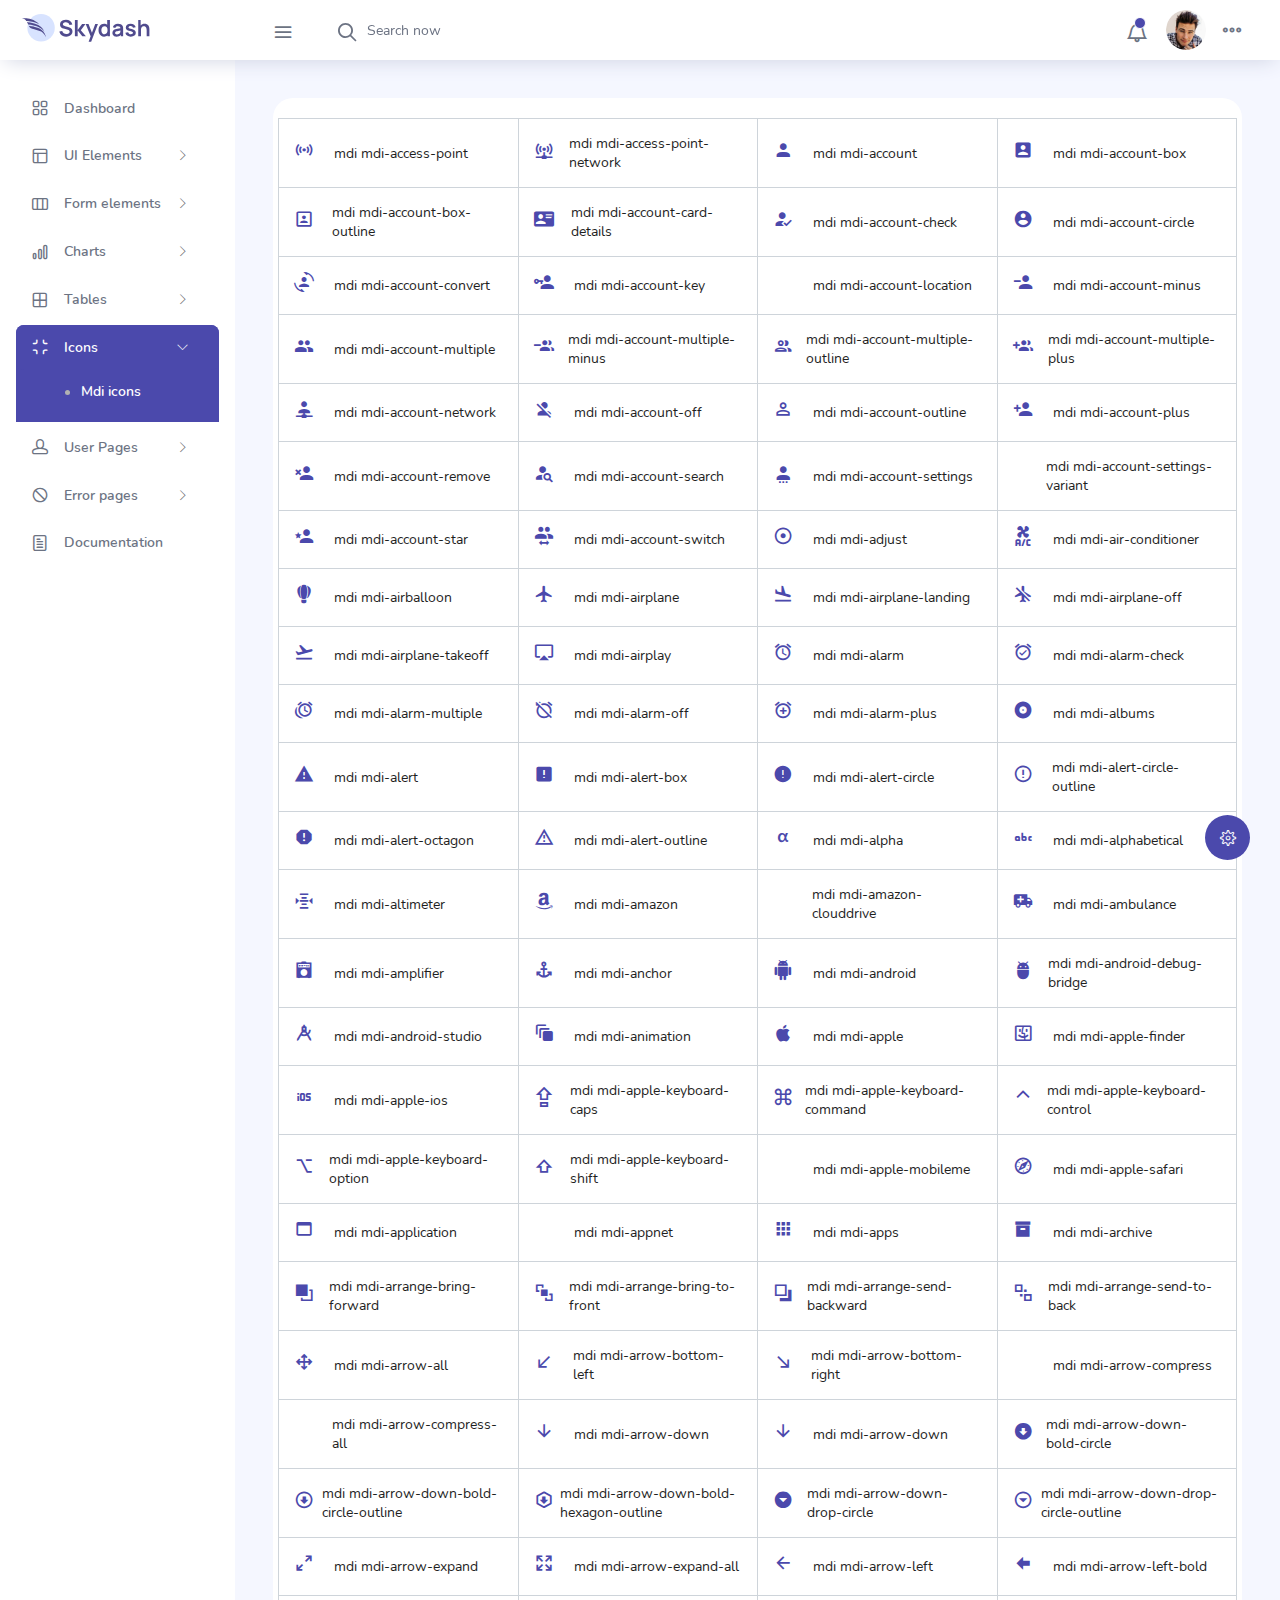
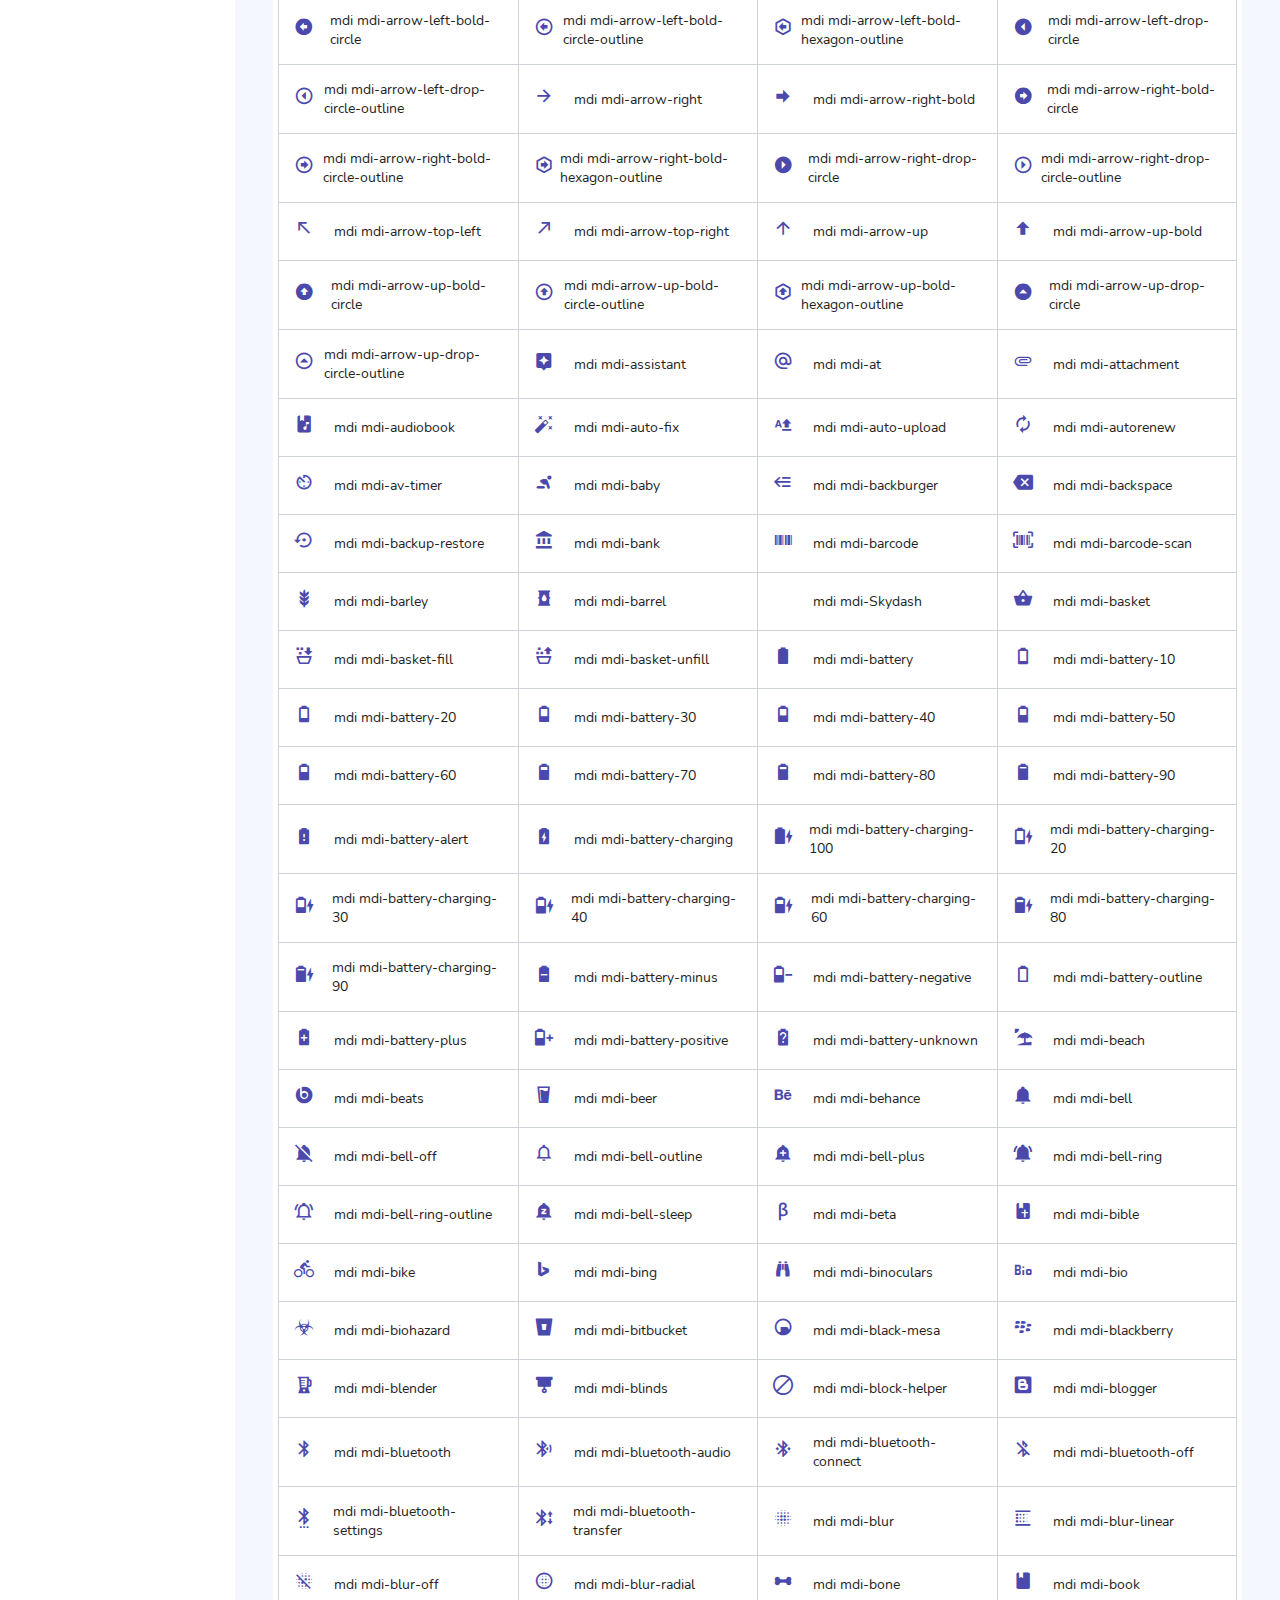
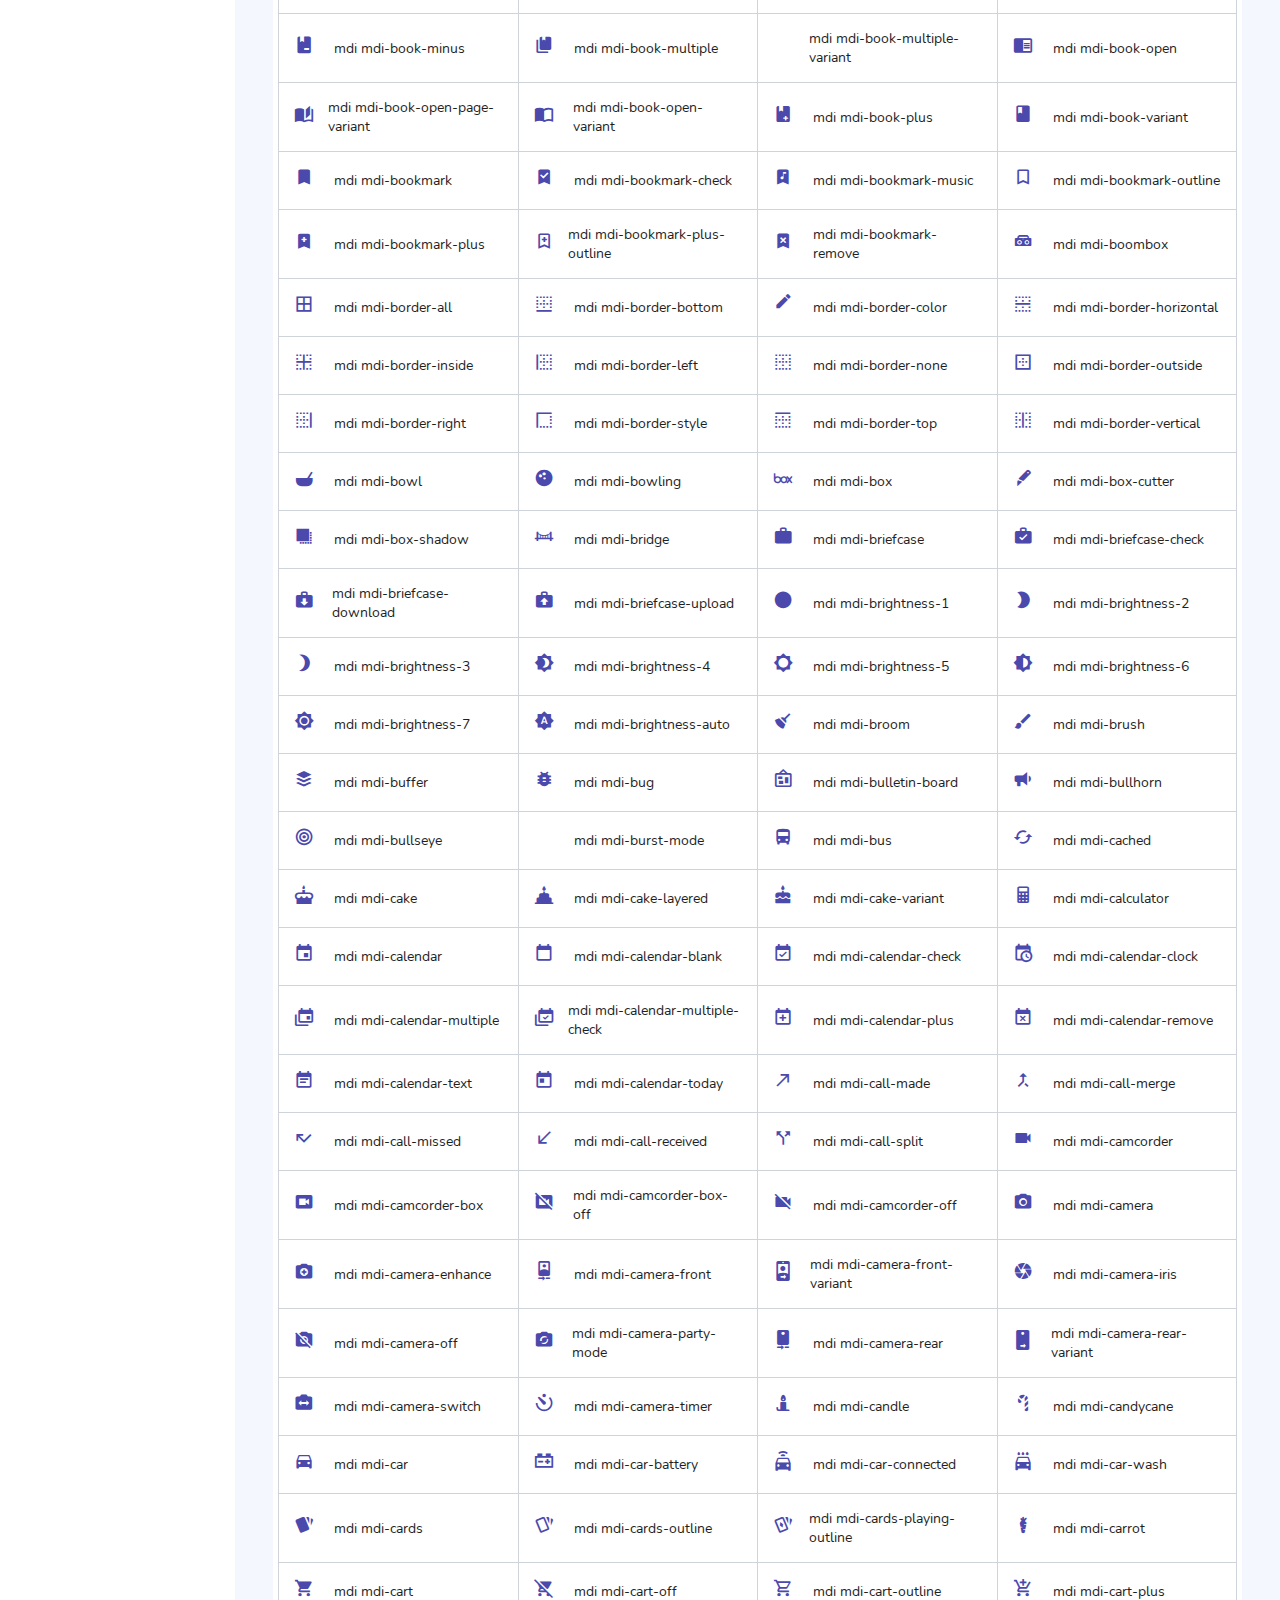
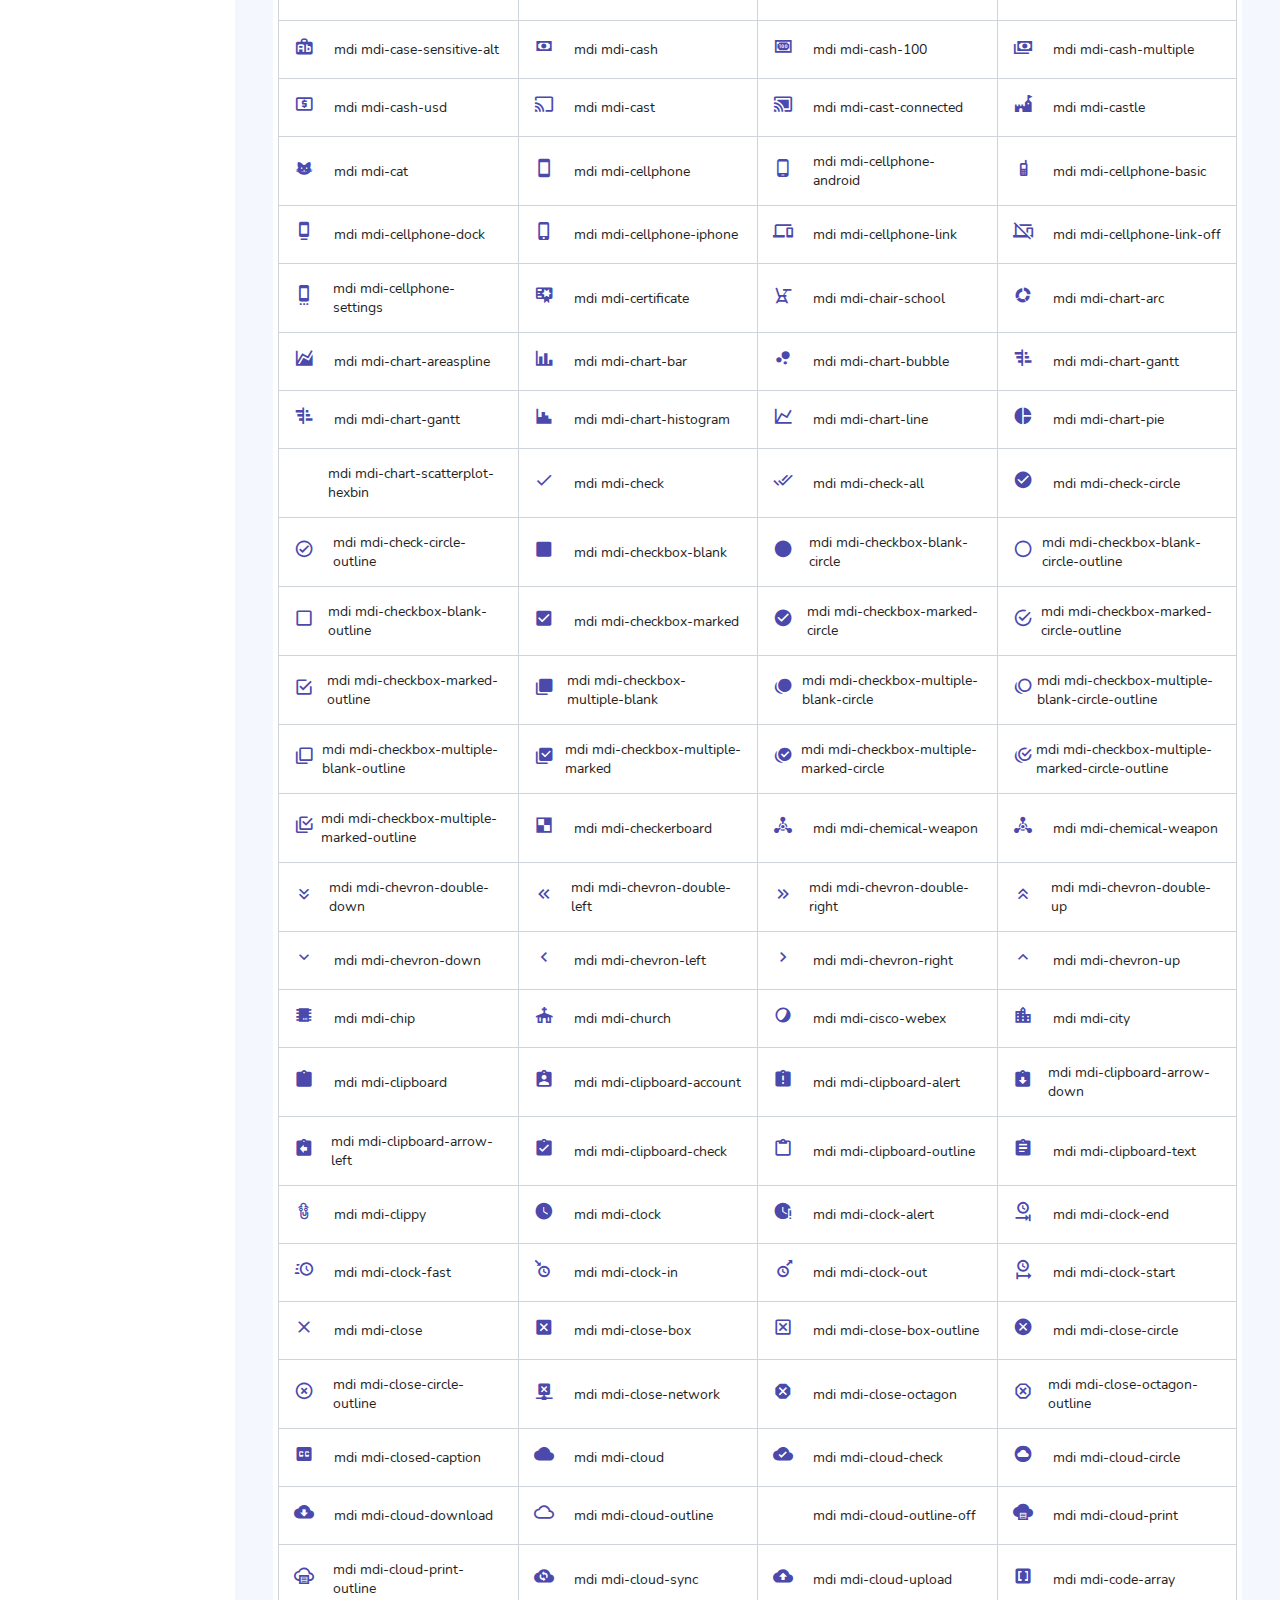
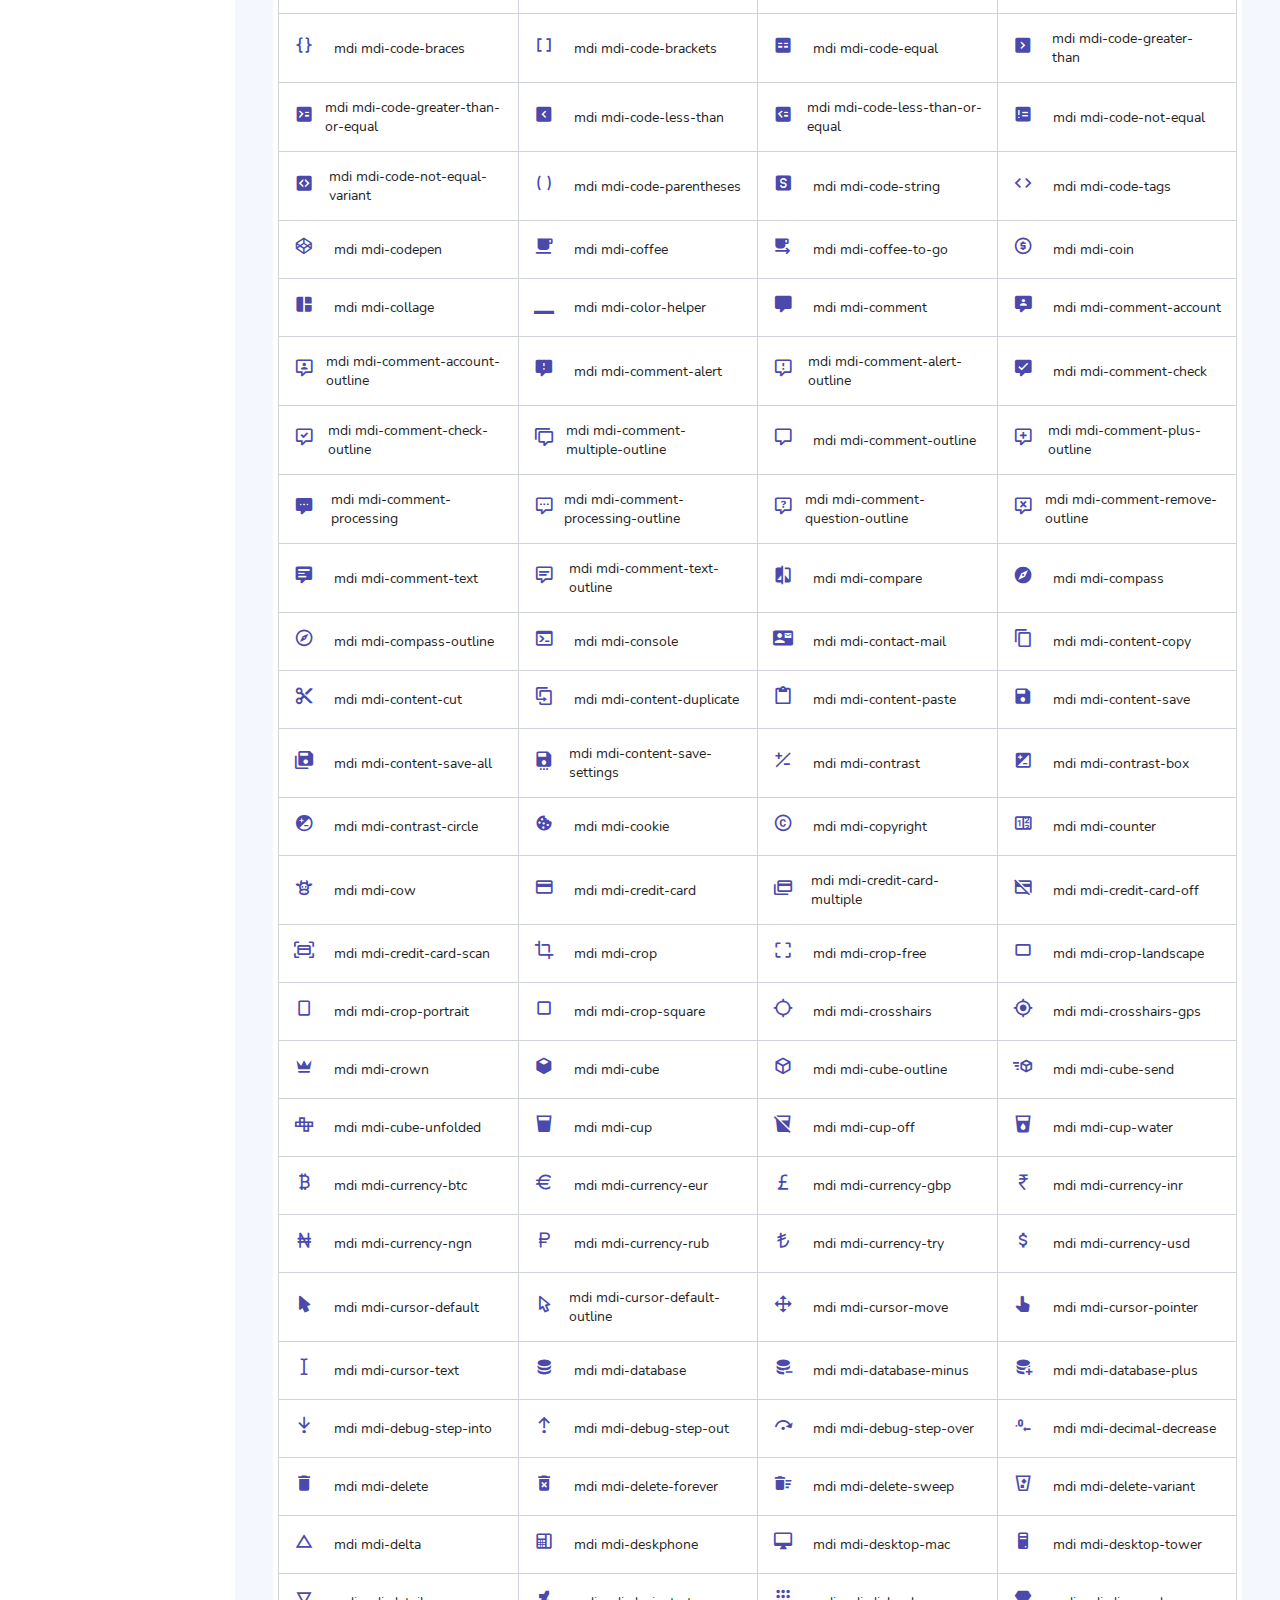
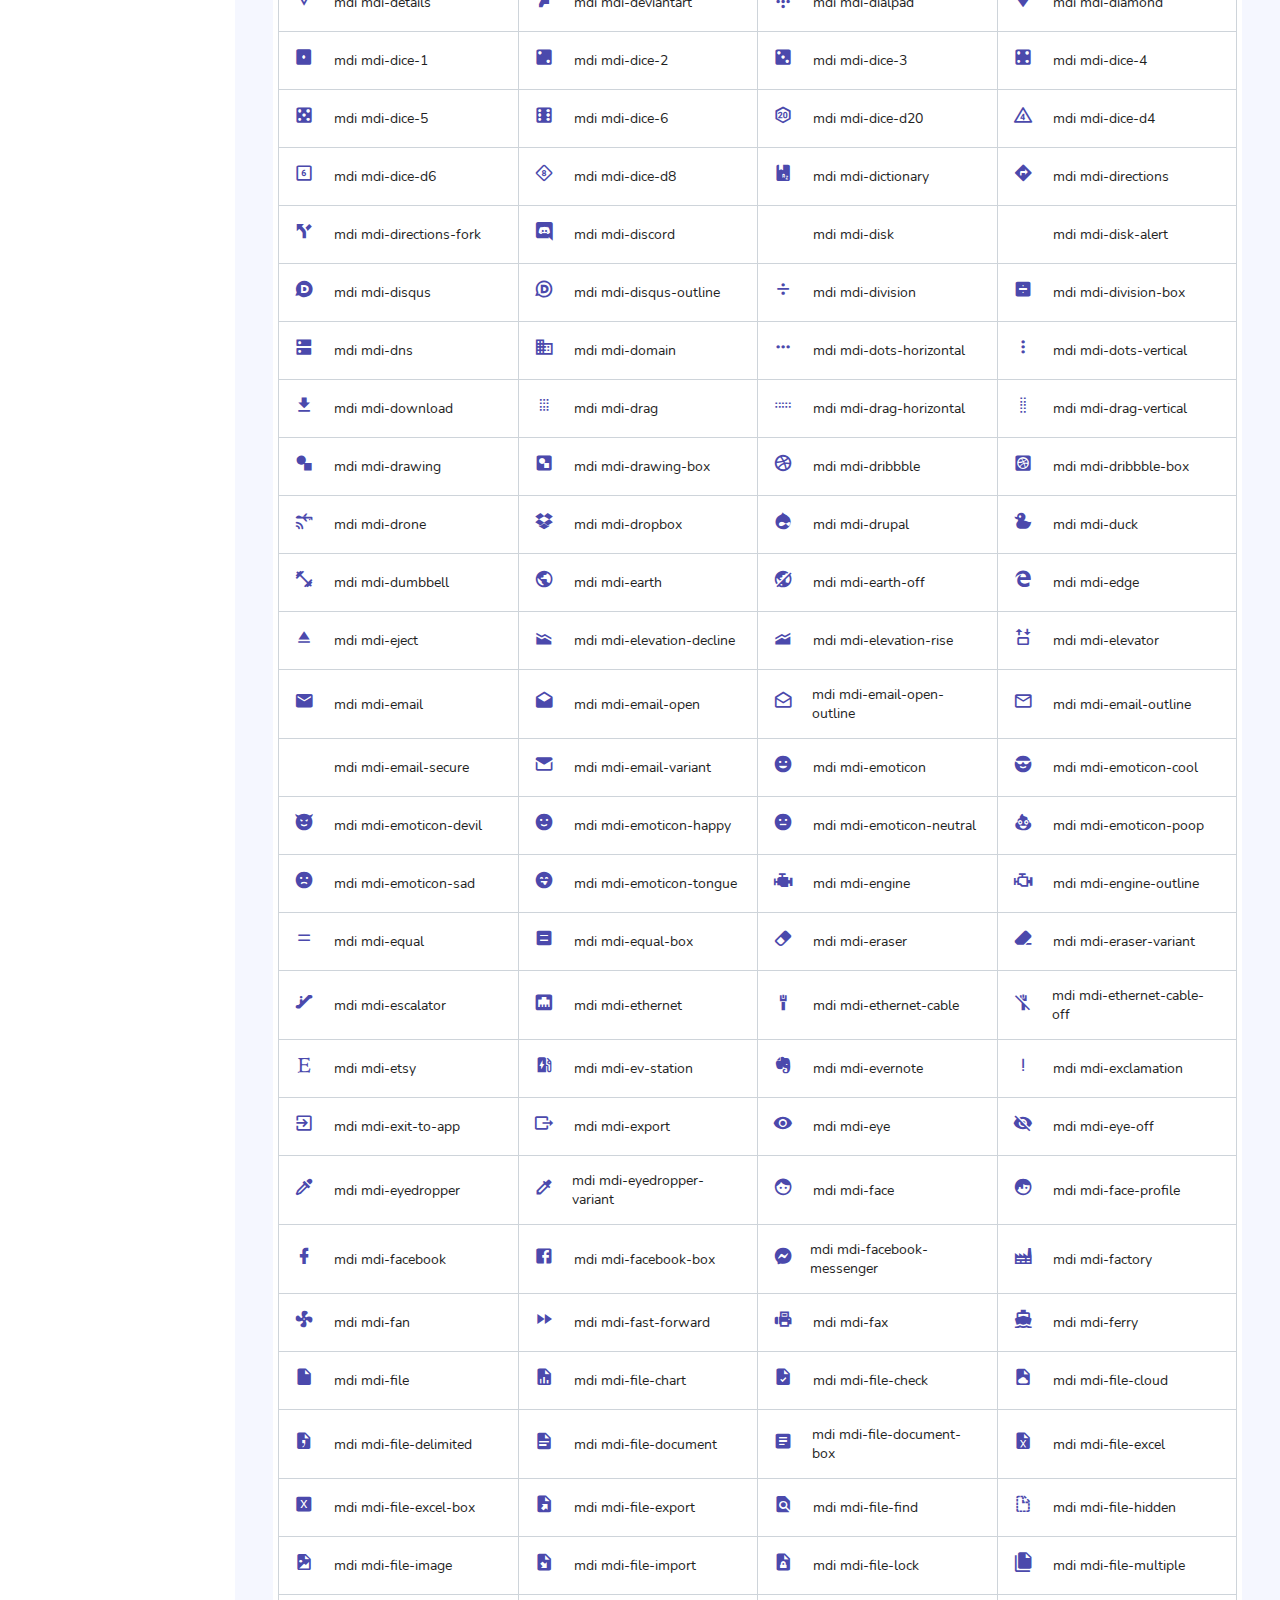
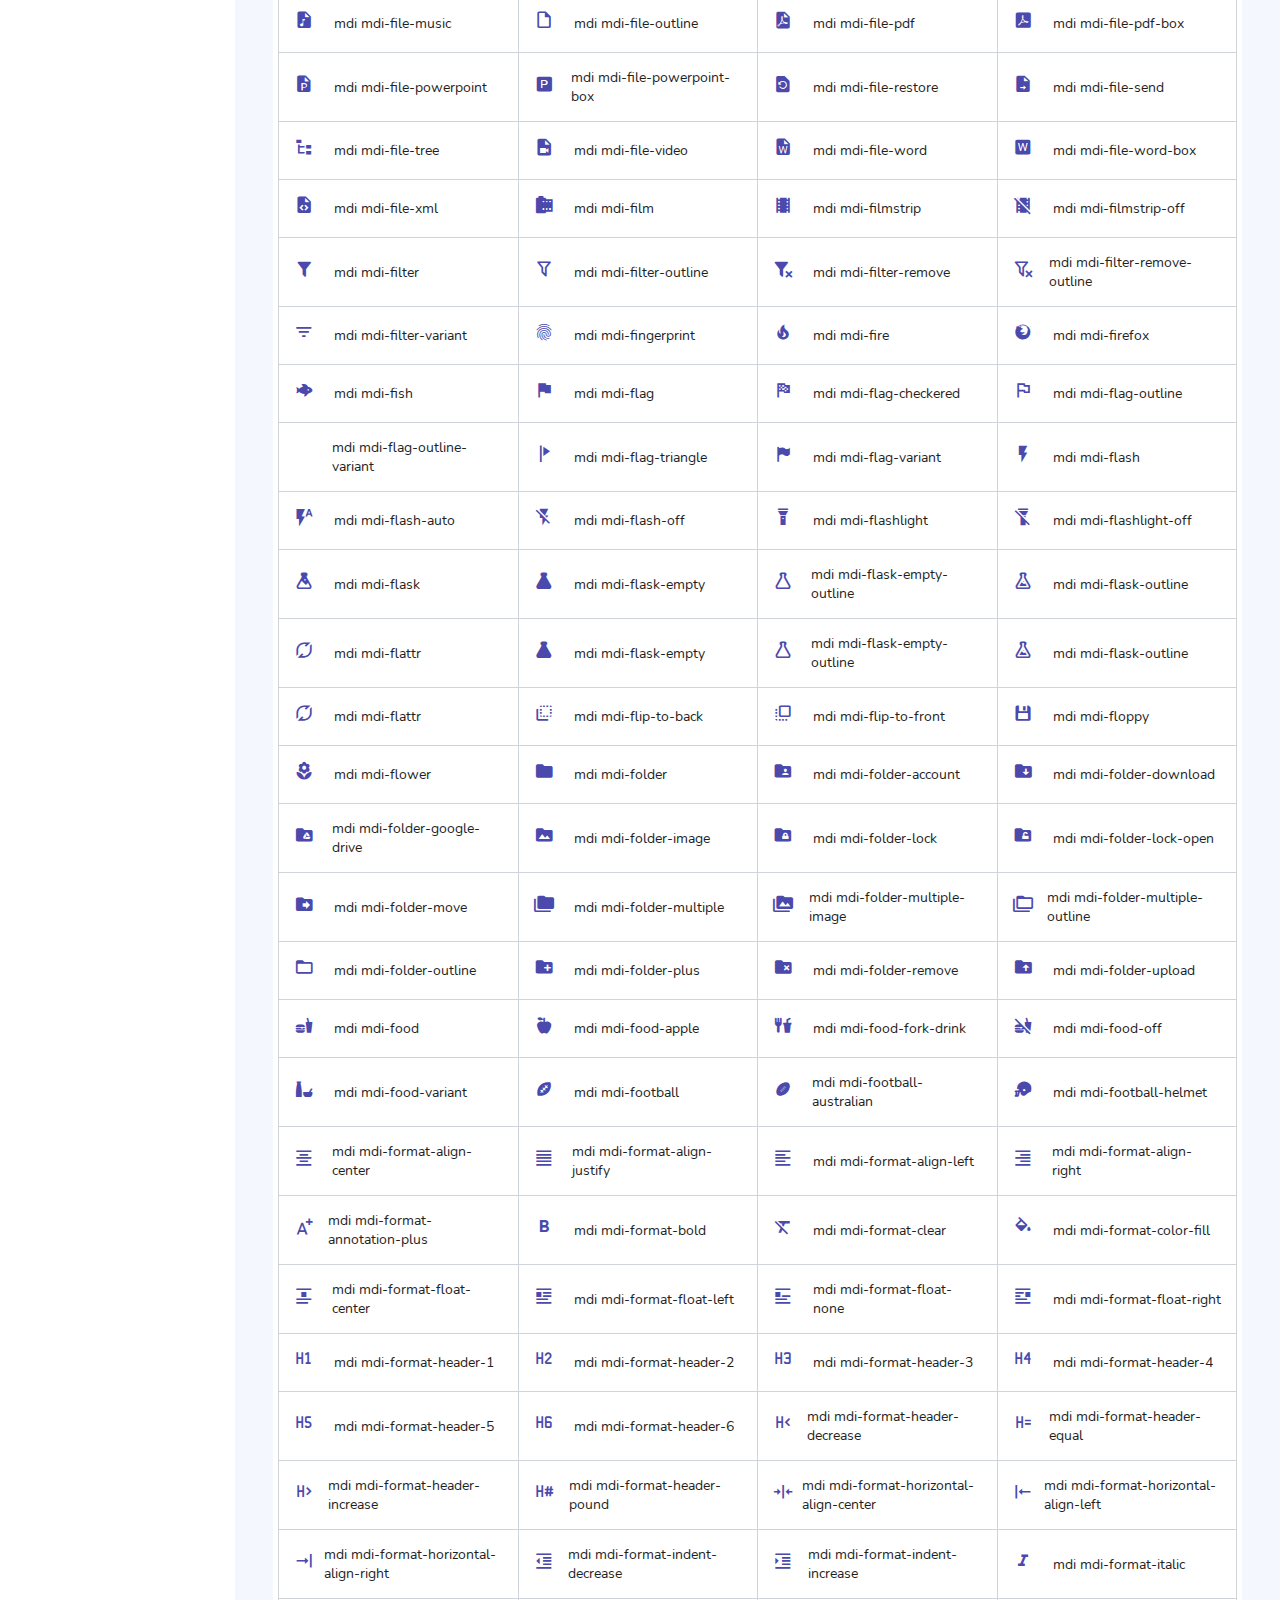
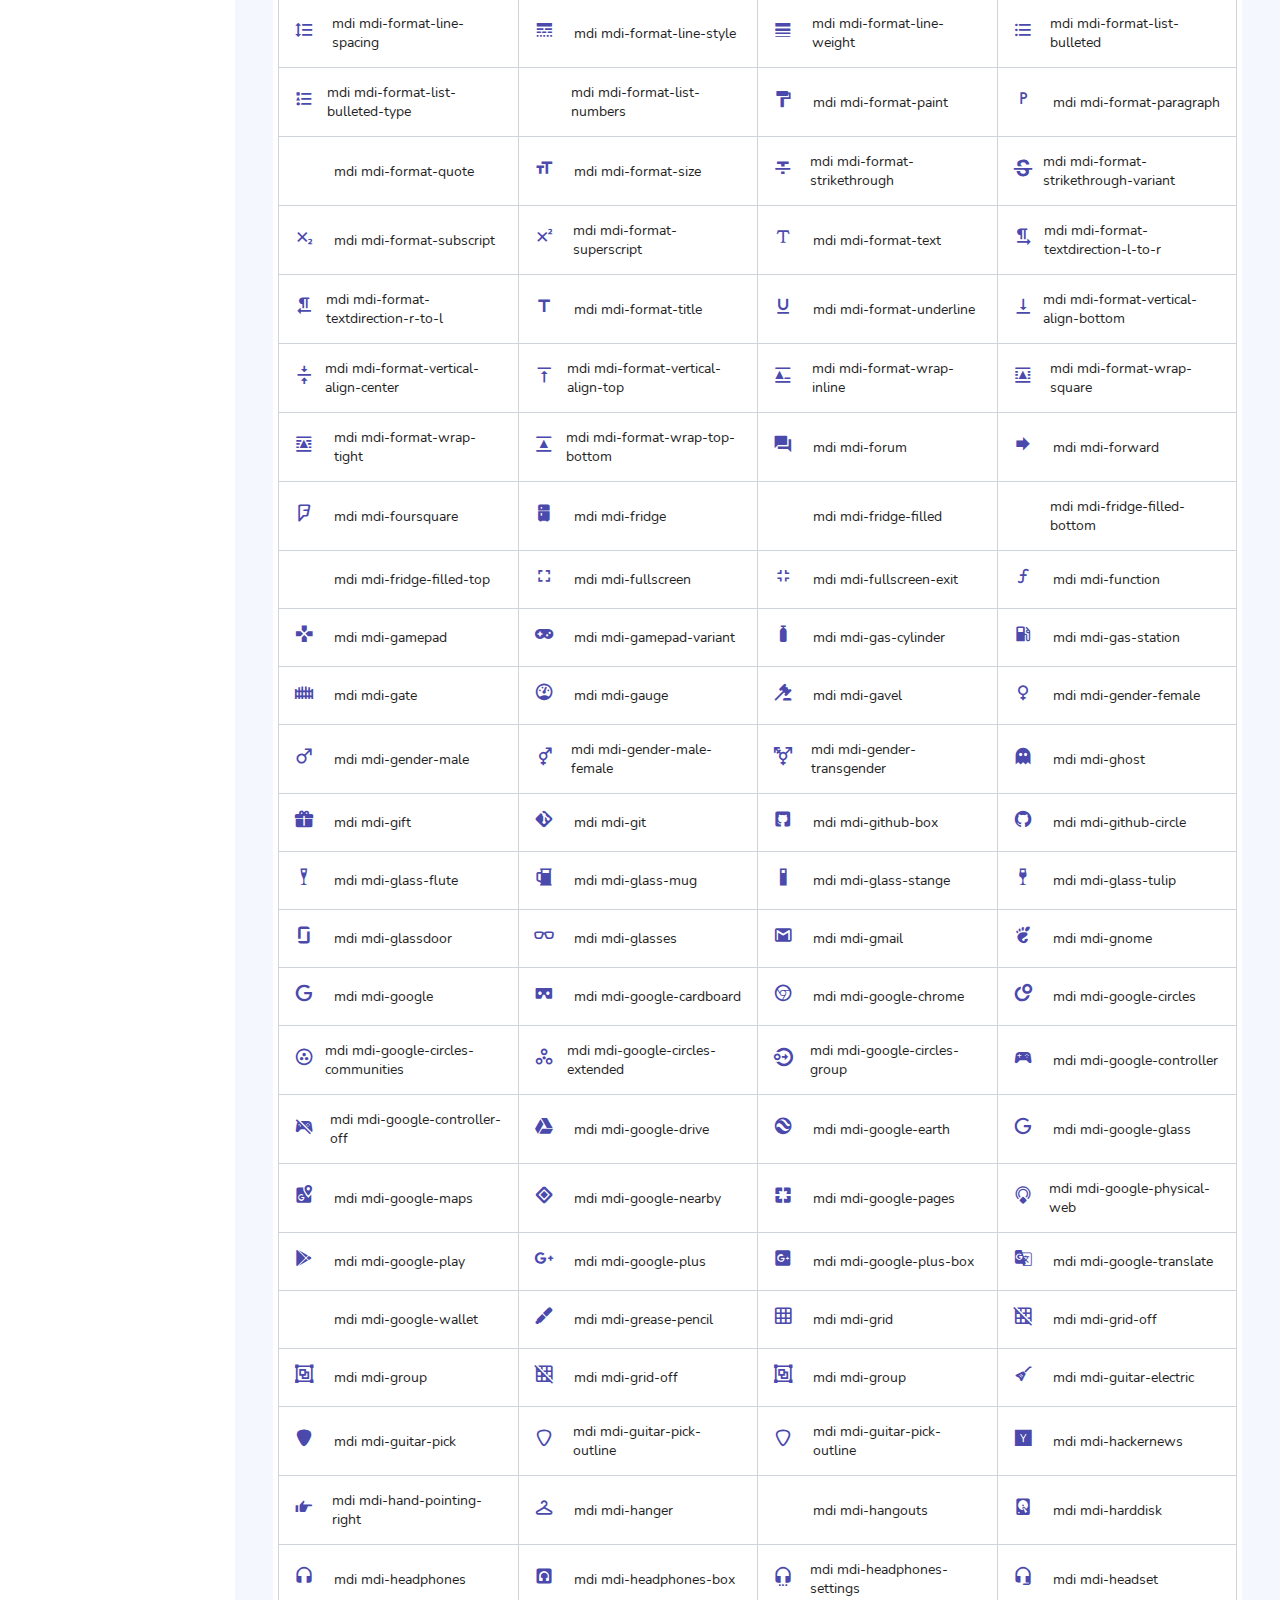
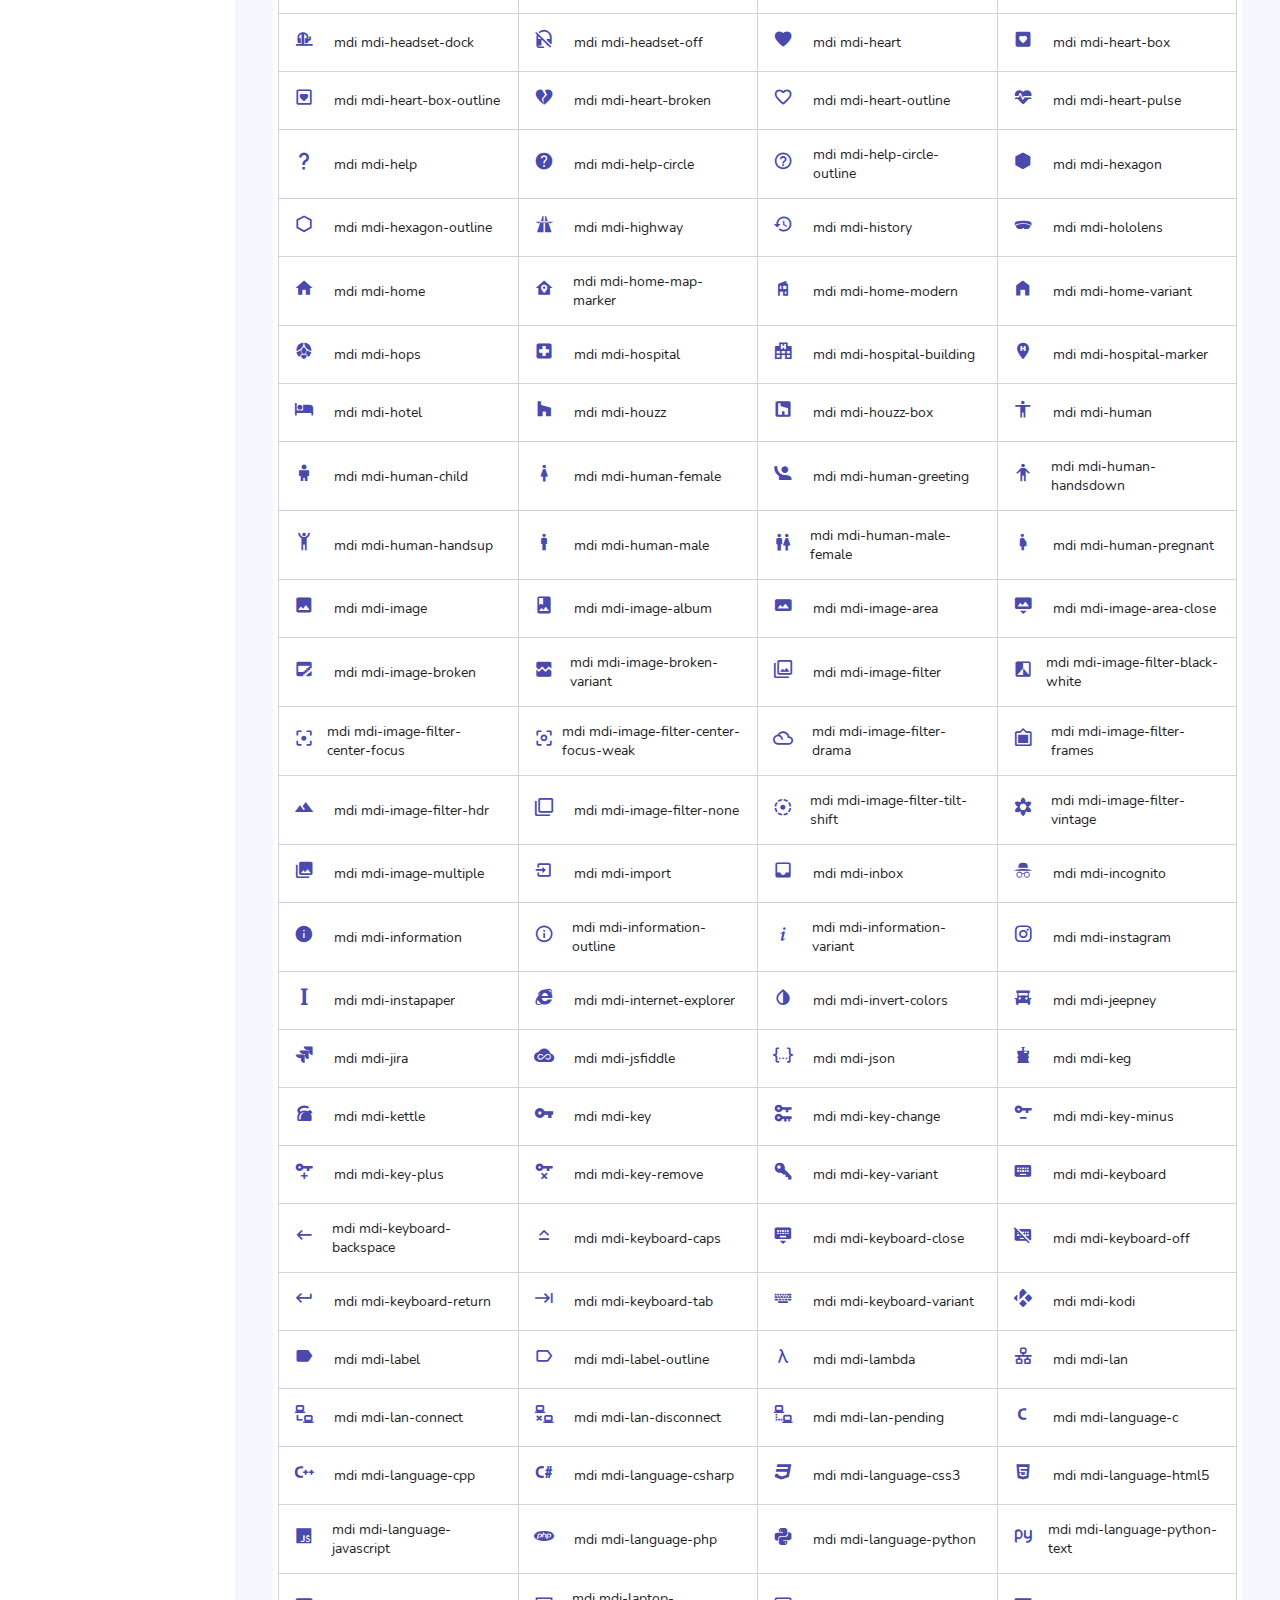
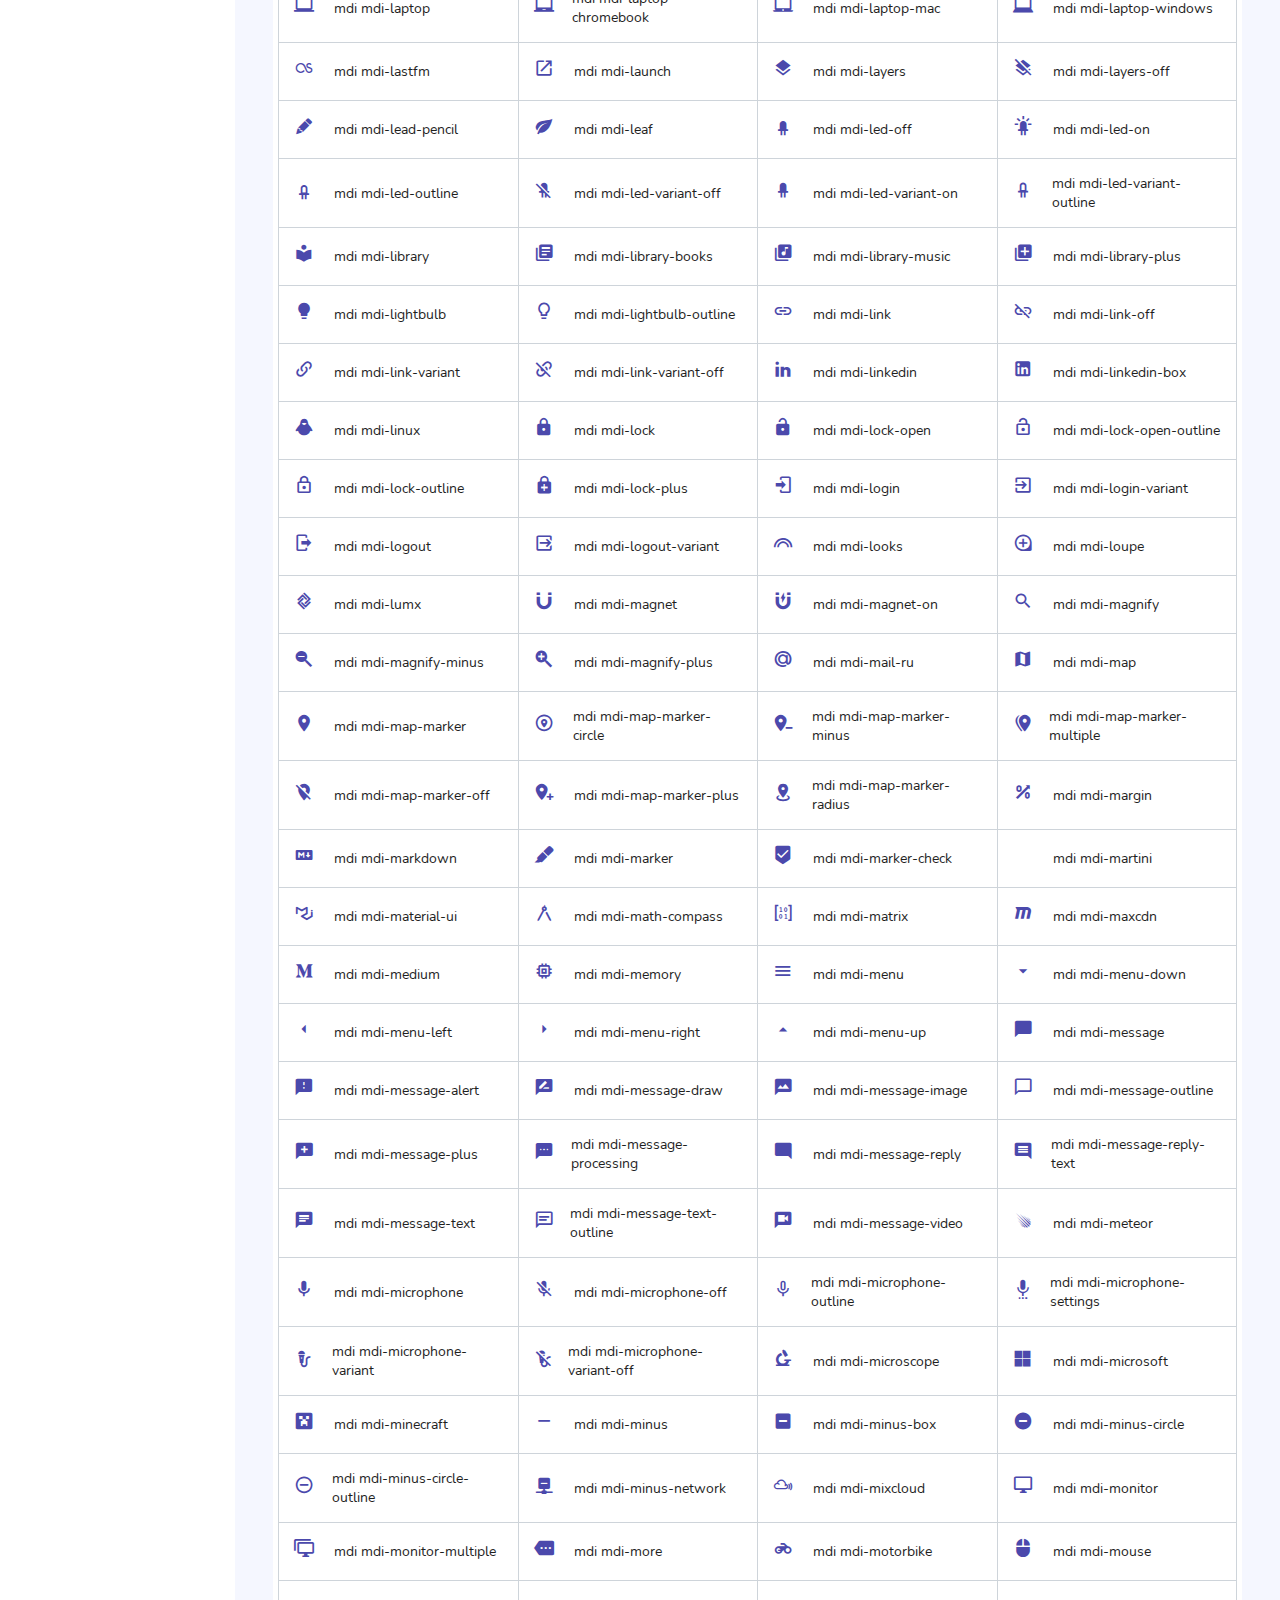
<file: wwwroot/skydash/pages/icons/mdi.html>
<!DOCTYPE html>
<html lang="en">


<!-- Mirrored from themewagon.github.io/skydash/pages/icons/mdi.html by HTTrack Website Copier/3.x [XR&CO'2014], Wed, 04 Oct 2023 07:31:17 GMT -->
<!-- Added by HTTrack --><meta http-equiv="content-type" content="text/html;charset=utf-8" /><!-- /Added by HTTrack -->
<head>
  <!-- Required meta tags -->
  <meta charset="utf-8">
  <meta name="viewport" content="width=device-width, initial-scale=1, shrink-to-fit=no">
  <title>Skydash Admin</title>
  <!-- plugins:css -->
  <link rel="stylesheet" href="../../vendors/feather/feather.css">
  <link rel="stylesheet" href="../../vendors/ti-icons/css/themify-icons.css">
  <link rel="stylesheet" href="../../vendors/css/vendor.bundle.base.css">
  <!-- endinject -->
  <!-- Plugin css for this page -->
  <link rel="stylesheet" href="../../vendors/mdi/css/materialdesignicons.min.css">
  <!-- inject:css -->
  <link rel="stylesheet" href="../../css/vertical-layout-light/style.css">
  <!-- endinject -->
  <link rel="shortcut icon" href="../../images/favicon.png" />
</head>

<body>
  <div class=" container-scroller">
    <!-- partial:../../partials/_navbar.html -->
    <nav class="navbar col-lg-12 col-12 p-0 fixed-top d-flex flex-row">
      <div class="text-center navbar-brand-wrapper d-flex align-items-center justify-content-center">
        <a class="navbar-brand brand-logo mr-5" href="../../index-2.html"><img src="../../images/logo.svg" class="mr-2" alt="logo"/></a>
        <a class="navbar-brand brand-logo-mini" href="../../index-2.html"><img src="../../images/logo-mini.svg" alt="logo"/></a>
      </div>
      <div class="navbar-menu-wrapper d-flex align-items-center justify-content-end">
        <button class="navbar-toggler navbar-toggler align-self-center" type="button" data-toggle="minimize">
          <span class="icon-menu"></span>
        </button>
        <ul class="navbar-nav mr-lg-2">
          <li class="nav-item nav-search d-none d-lg-block">
            <div class="input-group">
              <div class="input-group-prepend hover-cursor" id="navbar-search-icon">
                <span class="input-group-text" id="search">
                  <i class="icon-search"></i>
                </span>
              </div>
              <input type="text" class="form-control" id="navbar-search-input" placeholder="Search now" aria-label="search" aria-describedby="search">
            </div>
          </li>
        </ul>
        <ul class="navbar-nav navbar-nav-right">
          <li class="nav-item dropdown">
            <a class="nav-link count-indicator dropdown-toggle" id="notificationDropdown" href="#" data-toggle="dropdown">
              <i class="icon-bell mx-0"></i>
              <span class="count"></span>
            </a>
            <div class="dropdown-menu dropdown-menu-right navbar-dropdown preview-list" aria-labelledby="notificationDropdown">
              <p class="mb-0 font-weight-normal float-left dropdown-header">Notifications</p>
              <a class="dropdown-item preview-item">
                <div class="preview-thumbnail">
                  <div class="preview-icon bg-success">
                    <i class="ti-info-alt mx-0"></i>
                  </div>
                </div>
                <div class="preview-item-content">
                  <h6 class="preview-subject font-weight-normal">Application Error</h6>
                  <p class="font-weight-light small-text mb-0 text-muted">
                    Just now
                  </p>
                </div>
              </a>
              <a class="dropdown-item preview-item">
                <div class="preview-thumbnail">
                  <div class="preview-icon bg-warning">
                    <i class="ti-settings mx-0"></i>
                  </div>
                </div>
                <div class="preview-item-content">
                  <h6 class="preview-subject font-weight-normal">Settings</h6>
                  <p class="font-weight-light small-text mb-0 text-muted">
                    Private message
                  </p>
                </div>
              </a>
              <a class="dropdown-item preview-item">
                <div class="preview-thumbnail">
                  <div class="preview-icon bg-info">
                    <i class="ti-user mx-0"></i>
                  </div>
                </div>
                <div class="preview-item-content">
                  <h6 class="preview-subject font-weight-normal">New user registration</h6>
                  <p class="font-weight-light small-text mb-0 text-muted">
                    2 days ago
                  </p>
                </div>
              </a>
            </div>
          </li>
          <li class="nav-item nav-profile dropdown">
            <a class="nav-link dropdown-toggle" href="#" data-toggle="dropdown" id="profileDropdown">
              <img src="../../images/faces/face28.jpg" alt="profile"/>
            </a>
            <div class="dropdown-menu dropdown-menu-right navbar-dropdown" aria-labelledby="profileDropdown">
              <a class="dropdown-item">
                <i class="ti-settings text-primary"></i>
                Settings
              </a>
              <a class="dropdown-item">
                <i class="ti-power-off text-primary"></i>
                Logout
              </a>
            </div>
          </li>
          <li class="nav-item nav-settings d-none d-lg-flex">
            <a class="nav-link" href="#">
              <i class="icon-ellipsis"></i>
            </a>
          </li>
        </ul>
        <button class="navbar-toggler navbar-toggler-right d-lg-none align-self-center" type="button" data-toggle="offcanvas">
          <span class="icon-menu"></span>
        </button>
      </div>
    </nav>
    <!-- partial -->
    <div class="container-fluid page-body-wrapper">
      <!-- partial:../../partials/_settings-panel.html -->
      <div class="theme-setting-wrapper">
        <div id="settings-trigger"><i class="ti-settings"></i></div>
        <div id="theme-settings" class="settings-panel">
          <i class="settings-close ti-close"></i>
          <p class="settings-heading">SIDEBAR SKINS</p>
          <div class="sidebar-bg-options selected" id="sidebar-light-theme"><div class="img-ss rounded-circle bg-light border mr-3"></div>Light</div>
          <div class="sidebar-bg-options" id="sidebar-dark-theme"><div class="img-ss rounded-circle bg-dark border mr-3"></div>Dark</div>
          <p class="settings-heading mt-2">HEADER SKINS</p>
          <div class="color-tiles mx-0 px-4">
            <div class="tiles success"></div>
            <div class="tiles warning"></div>
            <div class="tiles danger"></div>
            <div class="tiles info"></div>
            <div class="tiles dark"></div>
            <div class="tiles default"></div>
          </div>
        </div>
      </div>
      <div id="right-sidebar" class="settings-panel">
        <i class="settings-close ti-close"></i>
        <ul class="nav nav-tabs border-top" id="setting-panel" role="tablist">
          <li class="nav-item">
            <a class="nav-link active" id="todo-tab" data-toggle="tab" href="#todo-section" role="tab" aria-controls="todo-section" aria-expanded="true">TO DO LIST</a>
          </li>
          <li class="nav-item">
            <a class="nav-link" id="chats-tab" data-toggle="tab" href="#chats-section" role="tab" aria-controls="chats-section">CHATS</a>
          </li>
        </ul>
        <div class="tab-content" id="setting-content">
          <div class="tab-pane fade show active scroll-wrapper" id="todo-section" role="tabpanel" aria-labelledby="todo-section">
            <div class="add-items d-flex px-3 mb-0">
              <form class="form w-100">
                <div class="form-group d-flex">
                  <input type="text" class="form-control todo-list-input" placeholder="Add To-do">
                  <button type="submit" class="add btn btn-primary todo-list-add-btn" id="add-task">Add</button>
                </div>
              </form>
            </div>
            <div class="list-wrapper px-3">
              <ul class="d-flex flex-column-reverse todo-list">
                <li>
                  <div class="form-check">
                    <label class="form-check-label">
                      <input class="checkbox" type="checkbox">
                      Team review meeting at 3.00 PM
                    </label>
                  </div>
                  <i class="remove ti-close"></i>
                </li>
                <li>
                  <div class="form-check">
                    <label class="form-check-label">
                      <input class="checkbox" type="checkbox">
                      Prepare for presentation
                    </label>
                  </div>
                  <i class="remove ti-close"></i>
                </li>
                <li>
                  <div class="form-check">
                    <label class="form-check-label">
                      <input class="checkbox" type="checkbox">
                      Resolve all the low priority tickets due today
                    </label>
                  </div>
                  <i class="remove ti-close"></i>
                </li>
                <li class="completed">
                  <div class="form-check">
                    <label class="form-check-label">
                      <input class="checkbox" type="checkbox" checked>
                      Schedule meeting for next week
                    </label>
                  </div>
                  <i class="remove ti-close"></i>
                </li>
                <li class="completed">
                  <div class="form-check">
                    <label class="form-check-label">
                      <input class="checkbox" type="checkbox" checked>
                      Project review
                    </label>
                  </div>
                  <i class="remove ti-close"></i>
                </li>
              </ul>
            </div>
            <h4 class="px-3 text-muted mt-5 font-weight-light mb-0">Events</h4>
            <div class="events pt-4 px-3">
              <div class="wrapper d-flex mb-2">
                <i class="ti-control-record text-primary mr-2"></i>
                <span>Feb 11 2018</span>
              </div>
              <p class="mb-0 font-weight-thin text-gray">Creating component page build a js</p>
              <p class="text-gray mb-0">The total number of sessions</p>
            </div>
            <div class="events pt-4 px-3">
              <div class="wrapper d-flex mb-2">
                <i class="ti-control-record text-primary mr-2"></i>
                <span>Feb 7 2018</span>
              </div>
              <p class="mb-0 font-weight-thin text-gray">Meeting with Alisa</p>
              <p class="text-gray mb-0 ">Call Sarah Graves</p>
            </div>
          </div>
          <!-- To do section tab ends -->
          <div class="tab-pane fade" id="chats-section" role="tabpanel" aria-labelledby="chats-section">
            <div class="d-flex align-items-center justify-content-between border-bottom">
              <p class="settings-heading border-top-0 mb-3 pl-3 pt-0 border-bottom-0 pb-0">Friends</p>
              <small class="settings-heading border-top-0 mb-3 pt-0 border-bottom-0 pb-0 pr-3 font-weight-normal">See All</small>
            </div>
            <ul class="chat-list">
              <li class="list active">
                <div class="profile"><img src="../../images/faces/face1.jpg" alt="image"><span class="online"></span></div>
                <div class="info">
                  <p>Thomas Douglas</p>
                  <p>Available</p>
                </div>
                <small class="text-muted my-auto">19 min</small>
              </li>
              <li class="list">
                <div class="profile"><img src="../../images/faces/face2.jpg" alt="image"><span class="offline"></span></div>
                <div class="info">
                  <div class="wrapper d-flex">
                    <p>Catherine</p>
                  </div>
                  <p>Away</p>
                </div>
                <div class="badge badge-success badge-pill my-auto mx-2">4</div>
                <small class="text-muted my-auto">23 min</small>
              </li>
              <li class="list">
                <div class="profile"><img src="../../images/faces/face3.jpg" alt="image"><span class="online"></span></div>
                <div class="info">
                  <p>Daniel Russell</p>
                  <p>Available</p>
                </div>
                <small class="text-muted my-auto">14 min</small>
              </li>
              <li class="list">
                <div class="profile"><img src="../../images/faces/face4.jpg" alt="image"><span class="offline"></span></div>
                <div class="info">
                  <p>James Richardson</p>
                  <p>Away</p>
                </div>
                <small class="text-muted my-auto">2 min</small>
              </li>
              <li class="list">
                <div class="profile"><img src="../../images/faces/face5.jpg" alt="image"><span class="online"></span></div>
                <div class="info">
                  <p>Madeline Kennedy</p>
                  <p>Available</p>
                </div>
                <small class="text-muted my-auto">5 min</small>
              </li>
              <li class="list">
                <div class="profile"><img src="../../images/faces/face6.jpg" alt="image"><span class="online"></span></div>
                <div class="info">
                  <p>Sarah Graves</p>
                  <p>Available</p>
                </div>
                <small class="text-muted my-auto">47 min</small>
              </li>
            </ul>
          </div>
          <!-- chat tab ends -->
        </div>
      </div>
      <!-- partial -->
      <!-- partial:../../partials/_sidebar.html -->
      <nav class="sidebar sidebar-offcanvas" id="sidebar">
        <ul class="nav">
          <li class="nav-item">
            <a class="nav-link" href="../../index-2.html">
              <i class="icon-grid menu-icon"></i>
              <span class="menu-title">Dashboard</span>
            </a>
          </li>
          <li class="nav-item">
            <a class="nav-link" data-toggle="collapse" href="#ui-basic" aria-expanded="false" aria-controls="ui-basic">
              <i class="icon-layout menu-icon"></i>
              <span class="menu-title">UI Elements</span>
              <i class="menu-arrow"></i>
            </a>
            <div class="collapse" id="ui-basic">
              <ul class="nav flex-column sub-menu">
                <li class="nav-item"> <a class="nav-link" href="../ui-features/buttons.html">Buttons</a></li>
                <li class="nav-item"> <a class="nav-link" href="../ui-features/dropdowns.html">Dropdowns</a></li>
                <li class="nav-item"> <a class="nav-link" href="../ui-features/typography.html">Typography</a></li>
              </ul>
            </div>
          </li>
          <li class="nav-item">
            <a class="nav-link" data-toggle="collapse" href="#form-elements" aria-expanded="false" aria-controls="form-elements">
              <i class="icon-columns menu-icon"></i>
              <span class="menu-title">Form elements</span>
              <i class="menu-arrow"></i>
            </a>
            <div class="collapse" id="form-elements">
              <ul class="nav flex-column sub-menu">
                <li class="nav-item"><a class="nav-link" href="../forms/basic_elements.html">Basic Elements</a></li>
              </ul>
            </div>
          </li>
          <li class="nav-item">
            <a class="nav-link" data-toggle="collapse" href="#charts" aria-expanded="false" aria-controls="charts">
              <i class="icon-bar-graph menu-icon"></i>
              <span class="menu-title">Charts</span>
              <i class="menu-arrow"></i>
            </a>
            <div class="collapse" id="charts">
              <ul class="nav flex-column sub-menu">
                <li class="nav-item"> <a class="nav-link" href="../charts/chartjs.html">ChartJs</a></li>
              </ul>
            </div>
          </li>
          <li class="nav-item">
            <a class="nav-link" data-toggle="collapse" href="#tables" aria-expanded="false" aria-controls="tables">
              <i class="icon-grid-2 menu-icon"></i>
              <span class="menu-title">Tables</span>
              <i class="menu-arrow"></i>
            </a>
            <div class="collapse" id="tables">
              <ul class="nav flex-column sub-menu">
                <li class="nav-item"> <a class="nav-link" href="../tables/basic-table.html">Basic table</a></li>
              </ul>
            </div>
          </li>
          <li class="nav-item">
            <a class="nav-link" data-toggle="collapse" href="#icons" aria-expanded="false" aria-controls="icons">
              <i class="icon-contract menu-icon"></i>
              <span class="menu-title">Icons</span>
              <i class="menu-arrow"></i>
            </a>
            <div class="collapse" id="icons">
              <ul class="nav flex-column sub-menu">
                <li class="nav-item"> <a class="nav-link" href="mdi.html">Mdi icons</a></li>
              </ul>
            </div>
          </li>
          <li class="nav-item">
            <a class="nav-link" data-toggle="collapse" href="#auth" aria-expanded="false" aria-controls="auth">
              <i class="icon-head menu-icon"></i>
              <span class="menu-title">User Pages</span>
              <i class="menu-arrow"></i>
            </a>
            <div class="collapse" id="auth">
              <ul class="nav flex-column sub-menu">
                <li class="nav-item"> <a class="nav-link" href="../samples/login.html"> Login </a></li>
                <li class="nav-item"> <a class="nav-link" href="../samples/register.html"> Register </a></li>
              </ul>
            </div>
          </li>
          <li class="nav-item">
            <a class="nav-link" data-toggle="collapse" href="#error" aria-expanded="false" aria-controls="error">
              <i class="icon-ban menu-icon"></i>
              <span class="menu-title">Error pages</span>
              <i class="menu-arrow"></i>
            </a>
            <div class="collapse" id="error">
              <ul class="nav flex-column sub-menu">
                <li class="nav-item"> <a class="nav-link" href="../samples/error-404.html"> 404 </a></li>
                <li class="nav-item"> <a class="nav-link" href="../samples/error-500.html"> 500 </a></li>
              </ul>
            </div>
          </li>
          <li class="nav-item">
            <a class="nav-link" href="../documentation/documentation.html">
              <i class="icon-paper menu-icon"></i>
              <span class="menu-title">Documentation</span>
            </a>
          </li>
        </ul>
      </nav>
      <!-- partial -->
      <div class="main-panel">        
        <div class="content-wrapper">
          <div class="row">
            <div class="col-lg-12 grid-margin">
              <div class="card">
                <div class="card-body">
                  <div class="row icons-list">
                    <div class="col-sm-6 col-md-4 col-lg-3">
                        <i class="mdi mdi-access-point"></i> mdi mdi-access-point
                    </div>
                    <div class="col-sm-6 col-md-4 col-lg-3">
                        <i class="mdi mdi-access-point-network"></i> mdi mdi-access-point-network
                    </div>
                    <div class="col-sm-6 col-md-4 col-lg-3">
                        <i class="mdi mdi-account"></i> mdi mdi-account
                    </div>
                    <div class="col-sm-6 col-md-4 col-lg-3">
                        <i class="mdi mdi-account-box"></i> mdi mdi-account-box
                    </div>
                    <div class="col-sm-6 col-md-4 col-lg-3">
                        <i class="mdi mdi-account-box-outline"></i> mdi mdi-account-box-outline
                    </div>
                    <div class="col-sm-6 col-md-4 col-lg-3">
                        <i class="mdi mdi-account-card-details"></i> mdi mdi-account-card-details
                    </div>
                    <div class="col-sm-6 col-md-4 col-lg-3">
                        <i class="mdi mdi-account-check"></i> mdi mdi-account-check
                    </div>
                    <div class="col-sm-6 col-md-4 col-lg-3">
                        <i class="mdi mdi-account-circle"></i> mdi mdi-account-circle
                    </div>
                    <div class="col-sm-6 col-md-4 col-lg-3">
                        <i class="mdi mdi-account-convert"></i> mdi mdi-account-convert
                    </div>
                    <div class="col-sm-6 col-md-4 col-lg-3">
                        <i class="mdi mdi-account-key"></i> mdi mdi-account-key
                    </div>
                    <div class="col-sm-6 col-md-4 col-lg-3">
                        <i class="mdi mdi-account-location"></i> mdi mdi-account-location
                    </div>
                    <div class="col-sm-6 col-md-4 col-lg-3">
                        <i class="mdi mdi-account-minus"></i> mdi mdi-account-minus
                    </div>
                    <div class="col-sm-6 col-md-4 col-lg-3">
                        <i class="mdi mdi-account-multiple"></i> mdi mdi-account-multiple
                    </div>
                    <div class="col-sm-6 col-md-4 col-lg-3">
                        <i class="mdi mdi-account-multiple-minus"></i> mdi mdi-account-multiple-minus
                    </div>
                    <div class="col-sm-6 col-md-4 col-lg-3">
                        <i class="mdi mdi-account-multiple-outline"></i> mdi mdi-account-multiple-outline
                    </div>
                    <div class="col-sm-6 col-md-4 col-lg-3">
                        <i class="mdi mdi-account-multiple-plus"></i> mdi mdi-account-multiple-plus
                    </div>
                    <div class="col-sm-6 col-md-4 col-lg-3">
                        <i class="mdi mdi-account-network"></i> mdi mdi-account-network
                    </div>
                    <div class="col-sm-6 col-md-4 col-lg-3">
                        <i class="mdi mdi-account-off"></i> mdi mdi-account-off
                    </div>
                    <div class="col-sm-6 col-md-4 col-lg-3">
                        <i class="mdi mdi-account-outline"></i> mdi mdi-account-outline
                    </div>
                    <div class="col-sm-6 col-md-4 col-lg-3">
                        <i class="mdi mdi-account-plus"></i> mdi mdi-account-plus
                    </div>
                    <div class="col-sm-6 col-md-4 col-lg-3">
                        <i class="mdi mdi-account-remove"></i> mdi mdi-account-remove
                    </div>
                    <div class="col-sm-6 col-md-4 col-lg-3">
                        <i class="mdi mdi-account-search"></i> mdi mdi-account-search
                    </div>
                    <div class="col-sm-6 col-md-4 col-lg-3">
                        <i class="mdi mdi-account-settings"></i> mdi mdi-account-settings
                    </div>
                    <div class="col-sm-6 col-md-4 col-lg-3">
                        <i class="mdi mdi-account-settings-variant"></i> mdi mdi-account-settings-variant
                    </div>
                    <div class="col-sm-6 col-md-4 col-lg-3">
                        <i class="mdi mdi-account-star"></i> mdi mdi-account-star
                    </div>
                    <div class="col-sm-6 col-md-4 col-lg-3">
                        <i class="mdi mdi-account-switch"></i> mdi mdi-account-switch
                    </div>
                    <div class="col-sm-6 col-md-4 col-lg-3">
                        <i class="mdi mdi-adjust"></i> mdi mdi-adjust
                    </div>
                    <div class="col-sm-6 col-md-4 col-lg-3">
                        <i class="mdi mdi-air-conditioner"></i> mdi mdi-air-conditioner
                    </div>
                    <div class="col-sm-6 col-md-4 col-lg-3">
                        <i class="mdi mdi-airballoon"></i> mdi mdi-airballoon
                    </div>
                    <div class="col-sm-6 col-md-4 col-lg-3">
                        <i class="mdi mdi-airplane"></i> mdi mdi-airplane
                    </div>
                    <div class="col-sm-6 col-md-4 col-lg-3">
                        <i class="mdi mdi-airplane-landing"></i> mdi mdi-airplane-landing
                    </div>
                    <div class="col-sm-6 col-md-4 col-lg-3">
                        <i class="mdi mdi-airplane-off"></i> mdi mdi-airplane-off
                    </div>
                    <div class="col-sm-6 col-md-4 col-lg-3">
                        <i class="mdi mdi-airplane-takeoff"></i> mdi mdi-airplane-takeoff
                    </div>
                    <div class="col-sm-6 col-md-4 col-lg-3">
                        <i class="mdi mdi-airplay"></i> mdi mdi-airplay
                    </div>
                    <div class="col-sm-6 col-md-4 col-lg-3">
                        <i class="mdi mdi-alarm"></i> mdi mdi-alarm
                    </div>
                    <div class="col-sm-6 col-md-4 col-lg-3">
                        <i class="mdi mdi-alarm-check"></i> mdi mdi-alarm-check
                    </div>
                    <div class="col-sm-6 col-md-4 col-lg-3">
                        <i class="mdi mdi-alarm-multiple"></i> mdi mdi-alarm-multiple
                    </div>
                    <div class="col-sm-6 col-md-4 col-lg-3">
                        <i class="mdi mdi-alarm-off"></i> mdi mdi-alarm-off
                    </div>
                    <div class="col-sm-6 col-md-4 col-lg-3">
                        <i class="mdi mdi-alarm-plus"></i> mdi mdi-alarm-plus
                    </div>
                    <div class="col-sm-6 col-md-4 col-lg-3">
                        <i class="mdi mdi-album"></i> mdi mdi-albums
                    </div>
                    <div class="col-sm-6 col-md-4 col-lg-3">
                        <i class="mdi mdi-alert"></i> mdi mdi-alert
                    </div>
                    <div class="col-sm-6 col-md-4 col-lg-3">
                        <i class="mdi mdi-alert-box"></i> mdi mdi-alert-box
                    </div>
                    <div class="col-sm-6 col-md-4 col-lg-3">
                        <i class="mdi mdi-alert-circle"></i> mdi mdi-alert-circle
                    </div>
                    <div class="col-sm-6 col-md-4 col-lg-3">
                        <i class="mdi mdi-alert-circle-outline"></i> mdi mdi-alert-circle-outline
                    </div>
                    <div class="col-sm-6 col-md-4 col-lg-3">
                        <i class="mdi mdi-alert-octagon"></i> mdi mdi-alert-octagon
                    </div>
                    <div class="col-sm-6 col-md-4 col-lg-3">
                        <i class="mdi mdi-alert-outline"></i> mdi mdi-alert-outline
                    </div>
                    <div class="col-sm-6 col-md-4 col-lg-3">
                        <i class="mdi mdi-alpha"></i> mdi mdi-alpha
                    </div>
                    <div class="col-sm-6 col-md-4 col-lg-3">
                        <i class="mdi mdi-alphabetical"></i> mdi mdi-alphabetical
                    </div>
                    <div class="col-sm-6 col-md-4 col-lg-3">
                        <i class="mdi mdi-altimeter"></i> mdi mdi-altimeter
                    </div>
                    <div class="col-sm-6 col-md-4 col-lg-3">
                        <i class="mdi mdi-amazon"></i> mdi mdi-amazon
                    </div>
                    <div class="col-sm-6 col-md-4 col-lg-3">
                        <i class="mdi mdi-amazon-clouddrive"></i> mdi mdi-amazon-clouddrive
                    </div>
                    <div class="col-sm-6 col-md-4 col-lg-3">
                        <i class="mdi mdi-ambulance"></i> mdi mdi-ambulance
                    </div>
                    <div class="col-sm-6 col-md-4 col-lg-3">
                        <i class="mdi mdi-amplifier"></i> mdi mdi-amplifier
                    </div>
                    <div class="col-sm-6 col-md-4 col-lg-3">
                        <i class="mdi mdi-anchor"></i> mdi mdi-anchor
                    </div>
                    <div class="col-sm-6 col-md-4 col-lg-3">
                        <i class="mdi mdi-android"></i> mdi mdi-android
                    </div>
                    <div class="col-sm-6 col-md-4 col-lg-3">
                        <i class="mdi mdi-android-debug-bridge"></i> mdi mdi-android-debug-bridge
                    </div>
                    <div class="col-sm-6 col-md-4 col-lg-3">
                        <i class="mdi mdi-android-studio"></i> mdi mdi-android-studio
                    </div>
                    <div class="col-sm-6 col-md-4 col-lg-3">
                        <i class="mdi mdi-animation"></i> mdi mdi-animation
                    </div>
                    <div class="col-sm-6 col-md-4 col-lg-3">
                        <i class="mdi mdi-apple"></i> mdi mdi-apple
                    </div>
                    <div class="col-sm-6 col-md-4 col-lg-3">
                        <i class="mdi mdi-apple-finder"></i> mdi mdi-apple-finder
                    </div>
                    <div class="col-sm-6 col-md-4 col-lg-3">
                        <i class="mdi mdi-apple-ios"></i> mdi mdi-apple-ios
                    </div>
                    <div class="col-sm-6 col-md-4 col-lg-3">
                        <i class="mdi mdi-apple-keyboard-caps"></i> mdi mdi-apple-keyboard-caps
                    </div>
                    <div class="col-sm-6 col-md-4 col-lg-3">
                        <i class="mdi mdi-apple-keyboard-command"></i> mdi mdi-apple-keyboard-command
                    </div>
                    <div class="col-sm-6 col-md-4 col-lg-3">
                        <i class="mdi mdi-apple-keyboard-control"></i> mdi mdi-apple-keyboard-control
                    </div>
                    <div class="col-sm-6 col-md-4 col-lg-3">
                        <i class="mdi mdi-apple-keyboard-option"></i> mdi mdi-apple-keyboard-option
                    </div>
                    <div class="col-sm-6 col-md-4 col-lg-3">
                        <i class="mdi mdi-apple-keyboard-shift"></i> mdi mdi-apple-keyboard-shift
                    </div>
                    <div class="col-sm-6 col-md-4 col-lg-3">
                        <i class="mdi mdi-apple-mobileme "></i> mdi mdi-apple-mobileme
                    </div>
                    <div class="col-sm-6 col-md-4 col-lg-3">
                        <i class="mdi mdi-apple-safari"></i> mdi mdi-apple-safari
                    </div>
                    <div class="col-sm-6 col-md-4 col-lg-3">
                        <i class="mdi mdi-application"></i> mdi mdi-application
                    </div>
                    <div class="col-sm-6 col-md-4 col-lg-3">
                        <i class="mdi mdi-appnet"></i> mdi mdi-appnet
                    </div>
                    <div class="col-sm-6 col-md-4 col-lg-3">
                        <i class="mdi mdi-apps"></i> mdi mdi-apps
                    </div>
                    <div class="col-sm-6 col-md-4 col-lg-3">
                        <i class="mdi mdi-archive"></i> mdi mdi-archive
                    </div>
                    <div class="col-sm-6 col-md-4 col-lg-3">
                        <i class="mdi mdi-arrange-bring-forward"></i> mdi mdi-arrange-bring-forward
                    </div>
                    <div class="col-sm-6 col-md-4 col-lg-3">
                        <i class="mdi mdi-arrange-bring-to-front"></i> mdi mdi-arrange-bring-to-front
                    </div>
                    <div class="col-sm-6 col-md-4 col-lg-3">
                        <i class="mdi mdi-arrange-send-backward"></i> mdi mdi-arrange-send-backward
                    </div>
                    <div class="col-sm-6 col-md-4 col-lg-3">
                        <i class="mdi mdi-arrange-send-to-back"></i> mdi mdi-arrange-send-to-back
                    </div>
                    <div class="col-sm-6 col-md-4 col-lg-3">
                        <i class="mdi mdi-arrow-all"></i> mdi mdi-arrow-all
                    </div>
                    <div class="col-sm-6 col-md-4 col-lg-3">
                        <i class="mdi mdi-arrow-bottom-left"></i> mdi mdi-arrow-bottom-left
                    </div>
                    <div class="col-sm-6 col-md-4 col-lg-3">
                        <i class="mdi mdi-arrow-bottom-right"></i> mdi mdi-arrow-bottom-right
                    </div>
                    <div class="col-sm-6 col-md-4 col-lg-3">
                        <i class="mdi mdi-arrow-compress"></i> mdi mdi-arrow-compress
                    </div>
                    <div class="col-sm-6 col-md-4 col-lg-3">
                        <i class="mdi mdi-arrow-compress-all"></i> mdi mdi-arrow-compress-all
                    </div>
                    <div class="col-sm-6 col-md-4 col-lg-3">
                        <i class="mdi mdi-arrow-down"></i> mdi mdi-arrow-down
                    </div>
                    <div class="col-sm-6 col-md-4 col-lg-3">
                        <i class="mdi mdi-arrow-down"></i> mdi mdi-arrow-down
                    </div>
                    <div class="col-sm-6 col-md-4 col-lg-3">
                        <i class="mdi mdi-arrow-down-bold-circle"></i> mdi mdi-arrow-down-bold-circle
                    </div>
                    <div class="col-sm-6 col-md-4 col-lg-3">
                        <i class="mdi mdi-arrow-down-bold-circle-outline"></i> mdi mdi-arrow-down-bold-circle-outline
                    </div>
                    <div class="col-sm-6 col-md-4 col-lg-3">
                        <i class="mdi mdi-arrow-down-bold-hexagon-outline"></i> mdi mdi-arrow-down-bold-hexagon-outline
                    </div>
                    <div class="col-sm-6 col-md-4 col-lg-3">
                        <i class="mdi mdi-arrow-down-drop-circle"></i> mdi mdi-arrow-down-drop-circle
                    </div>
                    <div class="col-sm-6 col-md-4 col-lg-3">
                        <i class="mdi mdi-arrow-down-drop-circle-outline"></i> mdi mdi-arrow-down-drop-circle-outline
                    </div>
                    <div class="col-sm-6 col-md-4 col-lg-3">
                        <i class="mdi mdi-arrow-expand"></i> mdi mdi-arrow-expand
                    </div>
                    <div class="col-sm-6 col-md-4 col-lg-3">
                        <i class="mdi mdi-arrow-expand-all"></i> mdi mdi-arrow-expand-all
                    </div>
                    <div class="col-sm-6 col-md-4 col-lg-3">
                        <i class="mdi mdi-arrow-left"></i> mdi mdi-arrow-left
                    </div>
                    <div class="col-sm-6 col-md-4 col-lg-3">
                        <i class="mdi mdi-arrow-left-bold"></i> mdi mdi-arrow-left-bold
                    </div>
                    <div class="col-sm-6 col-md-4 col-lg-3">
                        <i class="mdi mdi-arrow-left-bold-circle"></i> mdi mdi-arrow-left-bold-circle
                    </div>
                    <div class="col-sm-6 col-md-4 col-lg-3">
                        <i class="mdi mdi-arrow-left-bold-circle-outline"></i> mdi mdi-arrow-left-bold-circle-outline
                    </div>
                    <div class="col-sm-6 col-md-4 col-lg-3">
                        <i class="mdi mdi-arrow-left-bold-hexagon-outline"></i> mdi mdi-arrow-left-bold-hexagon-outline
                    </div>
                    <div class="col-sm-6 col-md-4 col-lg-3">
                        <i class="mdi mdi-arrow-left-drop-circle"></i> mdi mdi-arrow-left-drop-circle
                    </div>
                    <div class="col-sm-6 col-md-4 col-lg-3">
                        <i class="mdi mdi-arrow-left-drop-circle-outline"></i> mdi mdi-arrow-left-drop-circle-outline
                    </div>
                    <div class="col-sm-6 col-md-4 col-lg-3">
                        <i class="mdi mdi-arrow-right"></i> mdi mdi-arrow-right
                    </div>
                    <div class="col-sm-6 col-md-4 col-lg-3">
                        <i class="mdi mdi-arrow-right-bold"></i> mdi mdi-arrow-right-bold
                    </div>
                    <div class="col-sm-6 col-md-4 col-lg-3">
                        <i class="mdi mdi-arrow-right-bold-circle"></i> mdi mdi-arrow-right-bold-circle
                    </div>
                    <div class="col-sm-6 col-md-4 col-lg-3">
                        <i class="mdi mdi-arrow-right-bold-circle-outline"></i> mdi mdi-arrow-right-bold-circle-outline
                    </div>
                    <div class="col-sm-6 col-md-4 col-lg-3">
                        <i class="mdi mdi-arrow-right-bold-hexagon-outline"></i> mdi mdi-arrow-right-bold-hexagon-outline
                    </div>
                    <div class="col-sm-6 col-md-4 col-lg-3">
                        <i class="mdi mdi-arrow-right-drop-circle"></i> mdi mdi-arrow-right-drop-circle
                    </div>
                    <div class="col-sm-6 col-md-4 col-lg-3">
                        <i class="mdi mdi-arrow-right-drop-circle-outline"></i> mdi mdi-arrow-right-drop-circle-outline
                    </div>
                    <div class="col-sm-6 col-md-4 col-lg-3">
                        <i class="mdi mdi-arrow-top-left"></i> mdi mdi-arrow-top-left
                    </div>
                    <div class="col-sm-6 col-md-4 col-lg-3">
                        <i class="mdi mdi-arrow-top-right"></i> mdi mdi-arrow-top-right
                    </div>
                    <div class="col-sm-6 col-md-4 col-lg-3">
                        <i class="mdi mdi-arrow-up"></i> mdi mdi-arrow-up
                    </div>
                    <div class="col-sm-6 col-md-4 col-lg-3">
                        <i class="mdi mdi-arrow-up-bold"></i> mdi mdi-arrow-up-bold
                    </div>
                    <div class="col-sm-6 col-md-4 col-lg-3">
                        <i class="mdi mdi-arrow-up-bold-circle"></i> mdi mdi-arrow-up-bold-circle
                    </div>
                    <div class="col-sm-6 col-md-4 col-lg-3">
                        <i class="mdi mdi-arrow-up-bold-circle-outline"></i> mdi mdi-arrow-up-bold-circle-outline
                    </div>
                    <div class="col-sm-6 col-md-4 col-lg-3">
                        <i class="mdi mdi-arrow-up-bold-hexagon-outline"></i> mdi mdi-arrow-up-bold-hexagon-outline
                    </div>
                    <div class="col-sm-6 col-md-4 col-lg-3">
                        <i class="mdi mdi-arrow-up-drop-circle"></i> mdi mdi-arrow-up-drop-circle
                    </div>
                    <div class="col-sm-6 col-md-4 col-lg-3">
                        <i class="mdi mdi-arrow-up-drop-circle-outline"></i> mdi mdi-arrow-up-drop-circle-outline
                    </div>
                    <div class="col-sm-6 col-md-4 col-lg-3">
                        <i class="mdi mdi-assistant"></i> mdi mdi-assistant
                    </div>
                    <div class="col-sm-6 col-md-4 col-lg-3">
                        <i class="mdi mdi-at"></i> mdi mdi-at
                    </div>
                    <div class="col-sm-6 col-md-4 col-lg-3">
                        <i class="mdi mdi-attachment"></i> mdi mdi-attachment
                    </div>
                    <div class="col-sm-6 col-md-4 col-lg-3">
                        <i class="mdi mdi-audiobook"></i> mdi mdi-audiobook
                    </div>
                    <div class="col-sm-6 col-md-4 col-lg-3">
                        <i class="mdi mdi-auto-fix"></i> mdi mdi-auto-fix
                    </div>
                    <div class="col-sm-6 col-md-4 col-lg-3">
                        <i class="mdi mdi-auto-upload"></i> mdi mdi-auto-upload
                    </div>
                    <div class="col-sm-6 col-md-4 col-lg-3">
                        <i class="mdi mdi-autorenew"></i> mdi mdi-autorenew
                    </div>
                    <div class="col-sm-6 col-md-4 col-lg-3">
                        <i class="mdi mdi-av-timer"></i> mdi mdi-av-timer
                    </div>
                    <div class="col-sm-6 col-md-4 col-lg-3">
                        <i class="mdi mdi-baby"></i> mdi mdi-baby
                    </div>
                    <div class="col-sm-6 col-md-4 col-lg-3">
                        <i class="mdi mdi-backburger"></i> mdi mdi-backburger
                    </div>
                    <div class="col-sm-6 col-md-4 col-lg-3">
                        <i class="mdi mdi-backspace"></i> mdi mdi-backspace
                    </div>
                    <div class="col-sm-6 col-md-4 col-lg-3">
                        <i class="mdi mdi-backup-restore"></i> mdi mdi-backup-restore
                    </div>
                    <div class="col-sm-6 col-md-4 col-lg-3">
                        <i class="mdi mdi-bank"></i> mdi mdi-bank
                    </div>
                    <div class="col-sm-6 col-md-4 col-lg-3">
                        <i class="mdi mdi-barcode"></i> mdi mdi-barcode
                    </div>
                    <div class="col-sm-6 col-md-4 col-lg-3">
                        <i class="mdi mdi-barcode-scan"></i> mdi mdi-barcode-scan
                    </div>
                    <div class="col-sm-6 col-md-4 col-lg-3">
                        <i class="mdi mdi-barley"></i> mdi mdi-barley
                    </div>
                    <div class="col-sm-6 col-md-4 col-lg-3">
                        <i class="mdi mdi-barrel"></i> mdi mdi-barrel
                    </div>
                    <div class="col-sm-6 col-md-4 col-lg-3">
                        <i class="mdi mdi-Skydash"></i> mdi mdi-Skydash
                    </div>
                    <div class="col-sm-6 col-md-4 col-lg-3">
                        <i class="mdi mdi-basket"></i> mdi mdi-basket
                    </div>
                    <div class="col-sm-6 col-md-4 col-lg-3">
                        <i class="mdi mdi-basket-fill"></i> mdi mdi-basket-fill
                    </div>
                    <div class="col-sm-6 col-md-4 col-lg-3">
                        <i class="mdi mdi-basket-unfill"></i> mdi mdi-basket-unfill
                    </div>
                    <div class="col-sm-6 col-md-4 col-lg-3">
                        <i class="mdi mdi-battery"></i> mdi mdi-battery
                    </div>
                    <div class="col-sm-6 col-md-4 col-lg-3">
                        <i class="mdi mdi-battery-10"></i> mdi mdi-battery-10
                    </div>
                    <div class="col-sm-6 col-md-4 col-lg-3">
                        <i class="mdi mdi-battery-20"></i> mdi mdi-battery-20
                    </div>
                    <div class="col-sm-6 col-md-4 col-lg-3">
                        <i class="mdi mdi-battery-30"></i> mdi mdi-battery-30
                    </div>
                    <div class="col-sm-6 col-md-4 col-lg-3">
                        <i class="mdi mdi-battery-40"></i> mdi mdi-battery-40
                    </div>
                    <div class="col-sm-6 col-md-4 col-lg-3">
                        <i class="mdi mdi-battery-50"></i> mdi mdi-battery-50
                    </div>
                    <div class="col-sm-6 col-md-4 col-lg-3">
                        <i class="mdi mdi-battery-60"></i> mdi mdi-battery-60
                    </div>
                    <div class="col-sm-6 col-md-4 col-lg-3">
                        <i class="mdi mdi-battery-70"></i> mdi mdi-battery-70
                    </div>
                    <div class="col-sm-6 col-md-4 col-lg-3">
                        <i class="mdi mdi-battery-80"></i> mdi mdi-battery-80
                    </div>
                    <div class="col-sm-6 col-md-4 col-lg-3">
                        <i class="mdi mdi-battery-90"></i> mdi mdi-battery-90
                    </div>
                    <div class="col-sm-6 col-md-4 col-lg-3">
                        <i class="mdi mdi-battery-alert"></i> mdi mdi-battery-alert
                    </div>
                    <div class="col-sm-6 col-md-4 col-lg-3">
                        <i class="mdi mdi-battery-charging"></i> mdi mdi-battery-charging
                    </div>
                    <div class="col-sm-6 col-md-4 col-lg-3">
                        <i class="mdi mdi-battery-charging-100"></i> mdi mdi-battery-charging-100
                    </div>
                    <div class="col-sm-6 col-md-4 col-lg-3">
                        <i class="mdi mdi-battery-charging-20"></i> mdi mdi-battery-charging-20
                    </div>
                    <div class="col-sm-6 col-md-4 col-lg-3">
                        <i class="mdi mdi-battery-charging-30"></i> mdi mdi-battery-charging-30
                    </div>
                    <div class="col-sm-6 col-md-4 col-lg-3">
                        <i class="mdi mdi-battery-charging-40"></i> mdi mdi-battery-charging-40
                    </div>
                    <div class="col-sm-6 col-md-4 col-lg-3">
                        <i class="mdi mdi-battery-charging-60"></i> mdi mdi-battery-charging-60
                    </div>
                    <div class="col-sm-6 col-md-4 col-lg-3">
                        <i class="mdi mdi-battery-charging-80"></i> mdi mdi-battery-charging-80
                    </div>
                    <div class="col-sm-6 col-md-4 col-lg-3">
                        <i class="mdi mdi-battery-charging-90"></i> mdi mdi-battery-charging-90
                    </div>
                    <div class="col-sm-6 col-md-4 col-lg-3">
                        <i class="mdi mdi-battery-minus"></i> mdi mdi-battery-minus
                    </div>
                    <div class="col-sm-6 col-md-4 col-lg-3">
                        <i class="mdi mdi-battery-negative"></i> mdi mdi-battery-negative
                    </div>
                    <div class="col-sm-6 col-md-4 col-lg-3">
                        <i class="mdi mdi-battery-outline"></i> mdi mdi-battery-outline
                    </div>
                    <div class="col-sm-6 col-md-4 col-lg-3">
                        <i class="mdi mdi-battery-plus"></i> mdi mdi-battery-plus
                    </div>
                    <div class="col-sm-6 col-md-4 col-lg-3">
                        <i class="mdi mdi-battery-positive"></i> mdi mdi-battery-positive
                    </div>
                    <div class="col-sm-6 col-md-4 col-lg-3">
                        <i class="mdi mdi-battery-unknown"></i> mdi mdi-battery-unknown
                    </div>
                    <div class="col-sm-6 col-md-4 col-lg-3">
                        <i class="mdi mdi-beach"></i> mdi mdi-beach
                    </div>
                    <div class="col-sm-6 col-md-4 col-lg-3">
                        <i class="mdi mdi-beats"></i> mdi mdi-beats
                    </div>
                    <div class="col-sm-6 col-md-4 col-lg-3">
                        <i class="mdi mdi-beer"></i> mdi mdi-beer
                    </div>
                    <div class="col-sm-6 col-md-4 col-lg-3">
                        <i class="mdi mdi-behance"></i> mdi mdi-behance
                    </div>
                    <div class="col-sm-6 col-md-4 col-lg-3">
                        <i class="mdi mdi-bell"></i> mdi mdi-bell
                    </div>
                    <div class="col-sm-6 col-md-4 col-lg-3">
                        <i class="mdi mdi-bell-off"></i> mdi mdi-bell-off
                    </div>
                    <div class="col-sm-6 col-md-4 col-lg-3">
                        <i class="mdi mdi-bell-outline"></i> mdi mdi-bell-outline
                    </div>
                    <div class="col-sm-6 col-md-4 col-lg-3">
                        <i class="mdi mdi-bell-plus"></i> mdi mdi-bell-plus
                    </div>
                    <div class="col-sm-6 col-md-4 col-lg-3">
                        <i class="mdi mdi-bell-ring"></i> mdi mdi-bell-ring
                    </div>
                    <div class="col-sm-6 col-md-4 col-lg-3">
                        <i class="mdi mdi-bell-ring-outline"></i> mdi mdi-bell-ring-outline
                    </div>
                    <div class="col-sm-6 col-md-4 col-lg-3">
                        <i class="mdi mdi-bell-sleep"></i> mdi mdi-bell-sleep
                    </div>
                    <div class="col-sm-6 col-md-4 col-lg-3">
                        <i class="mdi mdi-beta"></i> mdi mdi-beta
                    </div>
                    <div class="col-sm-6 col-md-4 col-lg-3">
                        <i class="mdi mdi-bible"></i> mdi mdi-bible
                    </div>
                    <div class="col-sm-6 col-md-4 col-lg-3">
                        <i class="mdi mdi-bike"></i> mdi mdi-bike
                    </div>
                    <div class="col-sm-6 col-md-4 col-lg-3">
                        <i class="mdi mdi-bing"></i> mdi mdi-bing
                    </div>
                    <div class="col-sm-6 col-md-4 col-lg-3">
                        <i class="mdi mdi-binoculars"></i> mdi mdi-binoculars
                    </div>
                    <div class="col-sm-6 col-md-4 col-lg-3">
                        <i class="mdi mdi-bio"></i> mdi mdi-bio
                    </div>
                    <div class="col-sm-6 col-md-4 col-lg-3">
                        <i class="mdi mdi-biohazard"></i> mdi mdi-biohazard
                    </div>
                    <div class="col-sm-6 col-md-4 col-lg-3">
                        <i class="mdi mdi-bitbucket"></i> mdi mdi-bitbucket
                    </div>
                    <div class="col-sm-6 col-md-4 col-lg-3">
                        <i class="mdi mdi-black-mesa"></i> mdi mdi-black-mesa
                    </div>
                    <div class="col-sm-6 col-md-4 col-lg-3">
                        <i class="mdi mdi-blackberry"></i> mdi mdi-blackberry
                    </div>
                    <div class="col-sm-6 col-md-4 col-lg-3">
                        <i class="mdi mdi-blender"></i> mdi mdi-blender
                    </div>
                    <div class="col-sm-6 col-md-4 col-lg-3">
                        <i class="mdi mdi-blinds"></i> mdi mdi-blinds
                    </div>
                    <div class="col-sm-6 col-md-4 col-lg-3">
                        <i class="mdi mdi-block-helper"></i> mdi mdi-block-helper
                    </div>
                    <div class="col-sm-6 col-md-4 col-lg-3">
                        <i class="mdi mdi-blogger"></i> mdi mdi-blogger
                    </div>
                    <div class="col-sm-6 col-md-4 col-lg-3">
                        <i class="mdi mdi-bluetooth"></i> mdi mdi-bluetooth
                    </div>
                    <div class="col-sm-6 col-md-4 col-lg-3">
                        <i class="mdi mdi-bluetooth-audio"></i> mdi mdi-bluetooth-audio
                    </div>
                    <div class="col-sm-6 col-md-4 col-lg-3">
                        <i class="mdi mdi-bluetooth-connect"></i> mdi mdi-bluetooth-connect
                    </div>
                    <div class="col-sm-6 col-md-4 col-lg-3">
                        <i class="mdi mdi-bluetooth-off"></i> mdi mdi-bluetooth-off
                    </div>
                    <div class="col-sm-6 col-md-4 col-lg-3">
                        <i class="mdi mdi-bluetooth-settings"></i> mdi mdi-bluetooth-settings
                    </div>
                    <div class="col-sm-6 col-md-4 col-lg-3">
                        <i class="mdi mdi-bluetooth-transfer"></i> mdi mdi-bluetooth-transfer
                    </div>
                    <div class="col-sm-6 col-md-4 col-lg-3">
                        <i class="mdi mdi-blur"></i> mdi mdi-blur
                    </div>
                    <div class="col-sm-6 col-md-4 col-lg-3">
                        <i class="mdi mdi-blur-linear"></i> mdi mdi-blur-linear
                    </div>
                    <div class="col-sm-6 col-md-4 col-lg-3">
                        <i class="mdi mdi-blur-off"></i> mdi mdi-blur-off
                    </div>
                    <div class="col-sm-6 col-md-4 col-lg-3">
                        <i class="mdi mdi-blur-radial"></i> mdi mdi-blur-radial
                    </div>
                    <div class="col-sm-6 col-md-4 col-lg-3">
                        <i class="mdi mdi-bone"></i> mdi mdi-bone
                    </div>
                    <div class="col-sm-6 col-md-4 col-lg-3">
                        <i class="mdi mdi-book"></i> mdi mdi-book
                    </div>
                    <div class="col-sm-6 col-md-4 col-lg-3">
                        <i class="mdi mdi-book-minus"></i> mdi mdi-book-minus
                    </div>
                    <div class="col-sm-6 col-md-4 col-lg-3">
                        <i class="mdi mdi-book-multiple"></i> mdi mdi-book-multiple
                    </div>
                    <div class="col-sm-6 col-md-4 col-lg-3">
                        <i class="mdi mdi-book-multiple-variant"></i> mdi mdi-book-multiple-variant
                    </div>
                    <div class="col-sm-6 col-md-4 col-lg-3">
                        <i class="mdi mdi-book-open"></i> mdi mdi-book-open
                    </div>
                    <div class="col-sm-6 col-md-4 col-lg-3">
                        <i class="mdi mdi-book-open-page-variant"></i> mdi mdi-book-open-page-variant
                    </div>
                    <div class="col-sm-6 col-md-4 col-lg-3">
                        <i class="mdi mdi-book-open-variant"></i> mdi mdi-book-open-variant
                    </div>
                    <div class="col-sm-6 col-md-4 col-lg-3">
                        <i class="mdi mdi-book-plus"></i> mdi mdi-book-plus
                    </div>
                    <div class="col-sm-6 col-md-4 col-lg-3">
                        <i class="mdi mdi-book-variant"></i> mdi mdi-book-variant
                    </div>
                    <div class="col-sm-6 col-md-4 col-lg-3">
                        <i class="mdi mdi-bookmark"></i> mdi mdi-bookmark
                    </div>
                    <div class="col-sm-6 col-md-4 col-lg-3">
                        <i class="mdi mdi-bookmark-check"></i> mdi mdi-bookmark-check
                    </div>
                    <div class="col-sm-6 col-md-4 col-lg-3">
                        <i class="mdi mdi-bookmark-music"></i> mdi mdi-bookmark-music
                    </div>
                    <div class="col-sm-6 col-md-4 col-lg-3">
                        <i class="mdi mdi-bookmark-outline"></i> mdi mdi-bookmark-outline
                    </div>
                    <div class="col-sm-6 col-md-4 col-lg-3">
                        <i class="mdi mdi-bookmark-plus"></i> mdi mdi-bookmark-plus
                    </div>
                    <div class="col-sm-6 col-md-4 col-lg-3">
                        <i class="mdi mdi-bookmark-plus-outline"></i> mdi mdi-bookmark-plus-outline
                    </div>
                    <div class="col-sm-6 col-md-4 col-lg-3">
                        <i class="mdi mdi-bookmark-remove"></i> mdi mdi-bookmark-remove
                    </div>
                    <div class="col-sm-6 col-md-4 col-lg-3">
                        <i class="mdi mdi-boombox"></i> mdi mdi-boombox
                    </div>
                    <div class="col-sm-6 col-md-4 col-lg-3">
                        <i class="mdi mdi-border-all"></i> mdi mdi-border-all
                    </div>
                    <div class="col-sm-6 col-md-4 col-lg-3">
                        <i class="mdi mdi-border-bottom"></i> mdi mdi-border-bottom
                    </div>
                    <div class="col-sm-6 col-md-4 col-lg-3">
                        <i class="mdi mdi-border-color"></i> mdi mdi-border-color
                    </div>
                    <div class="col-sm-6 col-md-4 col-lg-3">
                        <i class="mdi mdi-border-horizontal"></i> mdi mdi-border-horizontal
                    </div>
                    <div class="col-sm-6 col-md-4 col-lg-3">
                        <i class="mdi mdi-border-inside"></i> mdi mdi-border-inside
                    </div>
                    <div class="col-sm-6 col-md-4 col-lg-3">
                        <i class="mdi mdi-border-left"></i> mdi mdi-border-left
                    </div>
                    <div class="col-sm-6 col-md-4 col-lg-3">
                        <i class="mdi mdi-border-none"></i> mdi mdi-border-none
                    </div>
                    <div class="col-sm-6 col-md-4 col-lg-3">
                        <i class="mdi mdi-border-outside"></i> mdi mdi-border-outside
                    </div>
                    <div class="col-sm-6 col-md-4 col-lg-3">
                        <i class="mdi mdi-border-right"></i> mdi mdi-border-right
                    </div>
                    <div class="col-sm-6 col-md-4 col-lg-3">
                        <i class="mdi mdi-border-style"></i> mdi mdi-border-style
                    </div>
                    <div class="col-sm-6 col-md-4 col-lg-3">
                        <i class="mdi mdi-border-top"></i> mdi mdi-border-top
                    </div>
                    <div class="col-sm-6 col-md-4 col-lg-3">
                        <i class="mdi mdi-border-vertical"></i> mdi mdi-border-vertical
                    </div>
                    <div class="col-sm-6 col-md-4 col-lg-3">
                        <i class="mdi mdi-bowl"></i> mdi mdi-bowl
                    </div>
                    <div class="col-sm-6 col-md-4 col-lg-3">
                        <i class="mdi mdi-bowling"></i> mdi mdi-bowling
                    </div>
                    <div class="col-sm-6 col-md-4 col-lg-3">
                        <i class="mdi mdi-box"></i> mdi mdi-box
                    </div>
                    <div class="col-sm-6 col-md-4 col-lg-3">
                        <i class="mdi mdi-box-cutter"></i> mdi mdi-box-cutter
                    </div>
                    <div class="col-sm-6 col-md-4 col-lg-3">
                        <i class="mdi mdi-box-shadow"></i> mdi mdi-box-shadow
                    </div>
                    <div class="col-sm-6 col-md-4 col-lg-3">
                        <i class="mdi mdi-bridge"></i> mdi mdi-bridge
                    </div>
                    <div class="col-sm-6 col-md-4 col-lg-3">
                        <i class="mdi mdi-briefcase"></i> mdi mdi-briefcase
                    </div>
                    <div class="col-sm-6 col-md-4 col-lg-3">
                        <i class="mdi mdi-briefcase-check"></i> mdi mdi-briefcase-check
                    </div>
                    <div class="col-sm-6 col-md-4 col-lg-3">
                        <i class="mdi mdi-briefcase-download"></i> mdi mdi-briefcase-download
                    </div>
                    <div class="col-sm-6 col-md-4 col-lg-3">
                        <i class="mdi mdi-briefcase-upload"></i> mdi mdi-briefcase-upload
                    </div>
                    <div class="col-sm-6 col-md-4 col-lg-3">
                        <i class="mdi mdi-brightness-1"></i> mdi mdi-brightness-1
                    </div>
                    <div class="col-sm-6 col-md-4 col-lg-3">
                        <i class="mdi mdi-brightness-2"></i> mdi mdi-brightness-2
                    </div>
                    <div class="col-sm-6 col-md-4 col-lg-3">
                        <i class="mdi mdi-brightness-3"></i> mdi mdi-brightness-3
                    </div>
                    <div class="col-sm-6 col-md-4 col-lg-3">
                        <i class="mdi mdi-brightness-4"></i> mdi mdi-brightness-4
                    </div>
                    <div class="col-sm-6 col-md-4 col-lg-3">
                        <i class="mdi mdi-brightness-5"></i> mdi mdi-brightness-5
                    </div>
                    <div class="col-sm-6 col-md-4 col-lg-3">
                        <i class="mdi mdi-brightness-6"></i> mdi mdi-brightness-6
                    </div>
                    <div class="col-sm-6 col-md-4 col-lg-3">
                        <i class="mdi mdi-brightness-7"></i> mdi mdi-brightness-7
                    </div>
                    <div class="col-sm-6 col-md-4 col-lg-3">
                        <i class="mdi mdi-brightness-auto"></i> mdi mdi-brightness-auto
                    </div>
                    <div class="col-sm-6 col-md-4 col-lg-3">
                        <i class="mdi mdi-broom"></i> mdi mdi-broom
                    </div>
                    <div class="col-sm-6 col-md-4 col-lg-3">
                        <i class="mdi mdi-brush"></i> mdi mdi-brush
                    </div>
                    <div class="col-sm-6 col-md-4 col-lg-3">
                        <i class="mdi mdi-buffer"></i> mdi mdi-buffer
                    </div>
                    <div class="col-sm-6 col-md-4 col-lg-3">
                        <i class="mdi mdi-bug"></i> mdi mdi-bug
                    </div>
                    <div class="col-sm-6 col-md-4 col-lg-3">
                        <i class="mdi mdi-bulletin-board"></i> mdi mdi-bulletin-board
                    </div>
                    <div class="col-sm-6 col-md-4 col-lg-3">
                        <i class="mdi mdi-bullhorn"></i> mdi mdi-bullhorn
                    </div>
                    <div class="col-sm-6 col-md-4 col-lg-3">
                        <i class="mdi mdi-bullseye"></i> mdi mdi-bullseye
                    </div>
                    <div class="col-sm-6 col-md-4 col-lg-3">
                        <i class="mdi mdi-burst-mode"></i> mdi mdi-burst-mode
                    </div>
                    <div class="col-sm-6 col-md-4 col-lg-3">
                        <i class="mdi mdi-bus"></i> mdi mdi-bus
                    </div>
                    <div class="col-sm-6 col-md-4 col-lg-3">
                        <i class="mdi mdi-cached"></i> mdi mdi-cached
                    </div>
                    <div class="col-sm-6 col-md-4 col-lg-3">
                        <i class="mdi mdi-cake"></i> mdi mdi-cake
                    </div>
                    <div class="col-sm-6 col-md-4 col-lg-3">
                        <i class="mdi mdi-cake-layered"></i> mdi mdi-cake-layered
                    </div>
                    <div class="col-sm-6 col-md-4 col-lg-3">
                        <i class="mdi mdi-cake-variant"></i> mdi mdi-cake-variant
                    </div>
                    <div class="col-sm-6 col-md-4 col-lg-3">
                        <i class="mdi mdi-calculator"></i> mdi mdi-calculator
                    </div>
                    <div class="col-sm-6 col-md-4 col-lg-3">
                        <i class="mdi mdi-calendar"></i> mdi mdi-calendar
                    </div>
                    <div class="col-sm-6 col-md-4 col-lg-3">
                        <i class="mdi mdi-calendar-blank"></i> mdi mdi-calendar-blank
                    </div>
                    <div class="col-sm-6 col-md-4 col-lg-3">
                        <i class="mdi mdi-calendar-check"></i> mdi mdi-calendar-check
                    </div>
                    <div class="col-sm-6 col-md-4 col-lg-3">
                        <i class="mdi mdi-calendar-clock"></i> mdi mdi-calendar-clock
                    </div>
                    <div class="col-sm-6 col-md-4 col-lg-3">
                        <i class="mdi mdi-calendar-multiple"></i> mdi mdi-calendar-multiple
                    </div>
                    <div class="col-sm-6 col-md-4 col-lg-3">
                        <i class="mdi mdi-calendar-multiple-check"></i> mdi mdi-calendar-multiple-check
                    </div>
                    <div class="col-sm-6 col-md-4 col-lg-3">
                        <i class="mdi mdi-calendar-plus"></i> mdi mdi-calendar-plus
                    </div>
                    <div class="col-sm-6 col-md-4 col-lg-3">
                        <i class="mdi mdi-calendar-remove"></i> mdi mdi-calendar-remove
                    </div>
                    <div class="col-sm-6 col-md-4 col-lg-3">
                        <i class="mdi mdi-calendar-text"></i> mdi mdi-calendar-text
                    </div>
                    <div class="col-sm-6 col-md-4 col-lg-3">
                        <i class="mdi mdi-calendar-today"></i> mdi mdi-calendar-today
                    </div>
                    <div class="col-sm-6 col-md-4 col-lg-3">
                        <i class="mdi mdi-call-made"></i> mdi mdi-call-made
                    </div>
                    <div class="col-sm-6 col-md-4 col-lg-3">
                        <i class="mdi mdi-call-merge"></i> mdi mdi-call-merge
                    </div>
                    <div class="col-sm-6 col-md-4 col-lg-3">
                        <i class="mdi mdi-call-missed"></i> mdi mdi-call-missed
                    </div>
                    <div class="col-sm-6 col-md-4 col-lg-3">
                        <i class="mdi mdi-call-received"></i> mdi mdi-call-received
                    </div>
                    <div class="col-sm-6 col-md-4 col-lg-3">
                        <i class="mdi mdi-call-split"></i> mdi mdi-call-split
                    </div>
                    <div class="col-sm-6 col-md-4 col-lg-3">
                        <i class="mdi mdi-camcorder"></i> mdi mdi-camcorder
                    </div>
                    <div class="col-sm-6 col-md-4 col-lg-3">
                        <i class="mdi mdi-camcorder-box"></i> mdi mdi-camcorder-box
                    </div>
                    <div class="col-sm-6 col-md-4 col-lg-3">
                        <i class="mdi mdi-camcorder-box-off"></i> mdi mdi-camcorder-box-off
                    </div>
                    <div class="col-sm-6 col-md-4 col-lg-3">
                        <i class="mdi mdi-camcorder-off"></i> mdi mdi-camcorder-off
                    </div>
                    <div class="col-sm-6 col-md-4 col-lg-3">
                        <i class="mdi mdi-camera"></i> mdi mdi-camera
                    </div>
                    <div class="col-sm-6 col-md-4 col-lg-3">
                        <i class="mdi mdi-camera-enhance"></i> mdi mdi-camera-enhance
                    </div>
                    <div class="col-sm-6 col-md-4 col-lg-3">
                        <i class="mdi mdi-camera-front"></i> mdi mdi-camera-front
                    </div>
                    <div class="col-sm-6 col-md-4 col-lg-3">
                        <i class="mdi mdi-camera-front-variant"></i> mdi mdi-camera-front-variant
                    </div>
                    <div class="col-sm-6 col-md-4 col-lg-3">
                        <i class="mdi mdi-camera-iris"></i> mdi mdi-camera-iris
                    </div>
                    <div class="col-sm-6 col-md-4 col-lg-3">
                        <i class="mdi mdi-camera-off"></i> mdi mdi-camera-off
                    </div>
                    <div class="col-sm-6 col-md-4 col-lg-3">
                        <i class="mdi mdi-camera-party-mode"></i> mdi mdi-camera-party-mode
                    </div>
                    <div class="col-sm-6 col-md-4 col-lg-3">
                        <i class="mdi mdi-camera-rear"></i> mdi mdi-camera-rear
                    </div>
                    <div class="col-sm-6 col-md-4 col-lg-3">
                        <i class="mdi mdi-camera-rear-variant"></i> mdi mdi-camera-rear-variant
                    </div>
                    <div class="col-sm-6 col-md-4 col-lg-3">
                        <i class="mdi mdi-camera-switch"></i> mdi mdi-camera-switch
                    </div>
                    <div class="col-sm-6 col-md-4 col-lg-3">
                        <i class="mdi mdi-camera-timer"></i> mdi mdi-camera-timer
                    </div>
                    <div class="col-sm-6 col-md-4 col-lg-3">
                        <i class="mdi mdi-candle"></i> mdi mdi-candle
                    </div>
                    <div class="col-sm-6 col-md-4 col-lg-3">
                        <i class="mdi mdi-candycane"></i> mdi mdi-candycane
                    </div>
                    <div class="col-sm-6 col-md-4 col-lg-3">
                        <i class="mdi mdi-car"></i> mdi mdi-car
                    </div>
                    <div class="col-sm-6 col-md-4 col-lg-3">
                        <i class="mdi mdi-car-battery"></i> mdi mdi-car-battery
                    </div>
                    <div class="col-sm-6 col-md-4 col-lg-3">
                        <i class="mdi mdi-car-connected"></i> mdi mdi-car-connected
                    </div>
                    <div class="col-sm-6 col-md-4 col-lg-3">
                        <i class="mdi mdi-car-wash"></i> mdi mdi-car-wash
                    </div>
                    <div class="col-sm-6 col-md-4 col-lg-3">
                        <i class="mdi mdi-cards"></i> mdi mdi-cards
                    </div>
                    <div class="col-sm-6 col-md-4 col-lg-3">
                        <i class="mdi mdi-cards-outline"></i> mdi mdi-cards-outline
                    </div>
                    <div class="col-sm-6 col-md-4 col-lg-3">
                        <i class="mdi mdi-cards-playing-outline"></i> mdi mdi-cards-playing-outline
                    </div>
                    <div class="col-sm-6 col-md-4 col-lg-3">
                        <i class="mdi mdi-carrot"></i> mdi mdi-carrot
                    </div>
                    <div class="col-sm-6 col-md-4 col-lg-3">
                        <i class="mdi mdi-cart"></i> mdi mdi-cart
                    </div>
                    <div class="col-sm-6 col-md-4 col-lg-3">
                        <i class="mdi mdi-cart-off"></i> mdi mdi-cart-off
                    </div>
                    <div class="col-sm-6 col-md-4 col-lg-3">
                        <i class="mdi mdi-cart-outline"></i> mdi mdi-cart-outline
                    </div>
                    <div class="col-sm-6 col-md-4 col-lg-3">
                        <i class="mdi mdi-cart-plus"></i> mdi mdi-cart-plus
                    </div>
                    <div class="col-sm-6 col-md-4 col-lg-3">
                        <i class="mdi mdi-case-sensitive-alt"></i> mdi mdi-case-sensitive-alt
                    </div>
                    <div class="col-sm-6 col-md-4 col-lg-3">
                        <i class="mdi mdi-cash"></i> mdi mdi-cash
                    </div>
                    <div class="col-sm-6 col-md-4 col-lg-3">
                        <i class="mdi mdi-cash-100"></i> mdi mdi-cash-100
                    </div>
                    <div class="col-sm-6 col-md-4 col-lg-3">
                        <i class="mdi mdi-cash-multiple"></i> mdi mdi-cash-multiple
                    </div>
                    <div class="col-sm-6 col-md-4 col-lg-3">
                        <i class="mdi mdi-cash-usd"></i> mdi mdi-cash-usd
                    </div>
                    <div class="col-sm-6 col-md-4 col-lg-3">
                        <i class="mdi mdi-cast"></i> mdi mdi-cast
                    </div>
                    <div class="col-sm-6 col-md-4 col-lg-3">
                        <i class="mdi mdi-cast-connected"></i> mdi mdi-cast-connected
                    </div>
                    <div class="col-sm-6 col-md-4 col-lg-3">
                        <i class="mdi mdi-castle"></i> mdi mdi-castle
                    </div>
                    <div class="col-sm-6 col-md-4 col-lg-3">
                        <i class="mdi mdi-cat"></i> mdi mdi-cat
                    </div>
                    <div class="col-sm-6 col-md-4 col-lg-3">
                        <i class="mdi mdi-cellphone"></i> mdi mdi-cellphone
                    </div>
                    <div class="col-sm-6 col-md-4 col-lg-3">
                        <i class="mdi mdi-cellphone-android"></i> mdi mdi-cellphone-android
                    </div>
                    <div class="col-sm-6 col-md-4 col-lg-3">
                        <i class="mdi mdi-cellphone-basic"></i> mdi mdi-cellphone-basic
                    </div>
                    <div class="col-sm-6 col-md-4 col-lg-3">
                        <i class="mdi mdi-cellphone-dock"></i> mdi mdi-cellphone-dock
                    </div>
                    <div class="col-sm-6 col-md-4 col-lg-3">
                        <i class="mdi mdi-cellphone-iphone"></i> mdi mdi-cellphone-iphone
                    </div>
                    <div class="col-sm-6 col-md-4 col-lg-3">
                        <i class="mdi mdi-cellphone-link"></i> mdi mdi-cellphone-link
                    </div>
                    <div class="col-sm-6 col-md-4 col-lg-3">
                        <i class="mdi mdi-cellphone-link-off"></i> mdi mdi-cellphone-link-off
                    </div>
                    <div class="col-sm-6 col-md-4 col-lg-3">
                        <i class="mdi mdi-cellphone-settings"></i> mdi mdi-cellphone-settings
                    </div>
                    <div class="col-sm-6 col-md-4 col-lg-3">
                        <i class="mdi mdi-certificate"></i> mdi mdi-certificate
                    </div>
                    <div class="col-sm-6 col-md-4 col-lg-3">
                        <i class="mdi mdi-chair-school"></i> mdi mdi-chair-school
                    </div>
                    <div class="col-sm-6 col-md-4 col-lg-3">
                        <i class="mdi mdi-chart-arc"></i> mdi mdi-chart-arc
                    </div>
                    <div class="col-sm-6 col-md-4 col-lg-3">
                        <i class="mdi mdi-chart-areaspline"></i> mdi mdi-chart-areaspline
                    </div>
                    <div class="col-sm-6 col-md-4 col-lg-3">
                        <i class="mdi mdi-chart-bar"></i> mdi mdi-chart-bar
                    </div>
                    <div class="col-sm-6 col-md-4 col-lg-3">
                        <i class="mdi mdi-chart-bubble"></i> mdi mdi-chart-bubble
                    </div>
                    <div class="col-sm-6 col-md-4 col-lg-3">
                        <i class="mdi mdi-chart-gantt"></i> mdi mdi-chart-gantt
                    </div>
                    <div class="col-sm-6 col-md-4 col-lg-3">
                        <i class="mdi mdi-chart-gantt"></i> mdi mdi-chart-gantt
                    </div>
                    <div class="col-sm-6 col-md-4 col-lg-3">
                        <i class="mdi mdi-chart-histogram"></i> mdi mdi-chart-histogram
                    </div>
                    <div class="col-sm-6 col-md-4 col-lg-3">
                        <i class="mdi mdi-chart-line"></i> mdi mdi-chart-line
                    </div>
                    <div class="col-sm-6 col-md-4 col-lg-3">
                        <i class="mdi mdi-chart-pie"></i> mdi mdi-chart-pie
                    </div>
                    <div class="col-sm-6 col-md-4 col-lg-3">
                        <i class="mdi mdi-chart-scatterplot-hexbin"></i> mdi mdi-chart-scatterplot-hexbin
                    </div>
                    <div class="col-sm-6 col-md-4 col-lg-3">
                        <i class="mdi mdi-check"></i> mdi mdi-check
                    </div>
                    <div class="col-sm-6 col-md-4 col-lg-3">
                        <i class="mdi mdi-check-all"></i> mdi mdi-check-all
                    </div>
                    <div class="col-sm-6 col-md-4 col-lg-3">
                        <i class="mdi mdi-check-circle"></i> mdi mdi-check-circle
                    </div>
                    <div class="col-sm-6 col-md-4 col-lg-3">
                        <i class="mdi mdi-check-circle-outline"></i> mdi mdi-check-circle-outline
                    </div>
                    <div class="col-sm-6 col-md-4 col-lg-3">
                        <i class="mdi mdi-checkbox-blank"></i> mdi mdi-checkbox-blank
                    </div>
                    <div class="col-sm-6 col-md-4 col-lg-3">
                        <i class="mdi mdi-checkbox-blank-circle"></i> mdi mdi-checkbox-blank-circle
                    </div>
                    <div class="col-sm-6 col-md-4 col-lg-3">
                        <i class="mdi mdi-checkbox-blank-circle-outline"></i> mdi mdi-checkbox-blank-circle-outline
                    </div>
                    <div class="col-sm-6 col-md-4 col-lg-3">
                        <i class="mdi mdi-checkbox-blank-outline"></i> mdi mdi-checkbox-blank-outline
                    </div>
                    <div class="col-sm-6 col-md-4 col-lg-3">
                        <i class="mdi mdi-checkbox-marked"></i> mdi mdi-checkbox-marked
                    </div>
                    <div class="col-sm-6 col-md-4 col-lg-3">
                        <i class="mdi mdi-checkbox-marked-circle"></i> mdi mdi-checkbox-marked-circle
                    </div>
                    <div class="col-sm-6 col-md-4 col-lg-3">
                        <i class="mdi mdi-checkbox-marked-circle-outline"></i> mdi mdi-checkbox-marked-circle-outline
                    </div>
                    <div class="col-sm-6 col-md-4 col-lg-3">
                        <i class="mdi mdi-checkbox-marked-outline"></i> mdi mdi-checkbox-marked-outline
                    </div>
                    <div class="col-sm-6 col-md-4 col-lg-3">
                        <i class="mdi mdi-checkbox-multiple-blank"></i> mdi mdi-checkbox-multiple-blank
                    </div>
                    <div class="col-sm-6 col-md-4 col-lg-3">
                        <i class="mdi mdi-checkbox-multiple-blank-circle"></i> mdi mdi-checkbox-multiple-blank-circle
                    </div>
                    <div class="col-sm-6 col-md-4 col-lg-3">
                        <i class="mdi mdi-checkbox-multiple-blank-circle-outline"></i> mdi mdi-checkbox-multiple-blank-circle-outline
                    </div>
                    <div class="col-sm-6 col-md-4 col-lg-3">
                        <i class="mdi mdi-checkbox-multiple-blank-outline"></i> mdi mdi-checkbox-multiple-blank-outline
                    </div>
                    <div class="col-sm-6 col-md-4 col-lg-3">
                        <i class="mdi mdi-checkbox-multiple-marked"></i> mdi mdi-checkbox-multiple-marked
                    </div>
                    <div class="col-sm-6 col-md-4 col-lg-3">
                        <i class="mdi mdi-checkbox-multiple-marked-circle"></i> mdi mdi-checkbox-multiple-marked-circle
                    </div>
                    <div class="col-sm-6 col-md-4 col-lg-3">
                        <i class="mdi mdi-checkbox-multiple-marked-circle-outline"></i> mdi mdi-checkbox-multiple-marked-circle-outline
                    </div>
                    <div class="col-sm-6 col-md-4 col-lg-3">
                        <i class="mdi mdi-checkbox-multiple-marked-outline"></i> mdi mdi-checkbox-multiple-marked-outline
                    </div>
                    <div class="col-sm-6 col-md-4 col-lg-3">
                        <i class="mdi mdi-checkerboard"></i> mdi mdi-checkerboard
                    </div>
                    <div class="col-sm-6 col-md-4 col-lg-3">
                        <i class="mdi mdi-chemical-weapon"></i> mdi mdi-chemical-weapon
                    </div>
                    <div class="col-sm-6 col-md-4 col-lg-3">
                        <i class="mdi mdi-chemical-weapon"></i> mdi mdi-chemical-weapon
                    </div>
                    <div class="col-sm-6 col-md-4 col-lg-3">
                        <i class="mdi mdi-chevron-double-down"></i> mdi mdi-chevron-double-down
                    </div>
                    <div class="col-sm-6 col-md-4 col-lg-3">
                        <i class="mdi mdi-chevron-double-left"></i> mdi mdi-chevron-double-left
                    </div>
                    <div class="col-sm-6 col-md-4 col-lg-3">
                        <i class="mdi mdi-chevron-double-right"></i> mdi mdi-chevron-double-right
                    </div>
                    <div class="col-sm-6 col-md-4 col-lg-3">
                        <i class="mdi mdi-chevron-double-up"></i> mdi mdi-chevron-double-up
                    </div>
                    <div class="col-sm-6 col-md-4 col-lg-3">
                        <i class="mdi mdi-chevron-down"></i> mdi mdi-chevron-down
                    </div>
                    <div class="col-sm-6 col-md-4 col-lg-3">
                        <i class="mdi mdi-chevron-left"></i> mdi mdi-chevron-left
                    </div>
                    <div class="col-sm-6 col-md-4 col-lg-3">
                        <i class="mdi mdi-chevron-right"></i> mdi mdi-chevron-right
                    </div>
                    <div class="col-sm-6 col-md-4 col-lg-3">
                        <i class="mdi mdi-chevron-up"></i> mdi mdi-chevron-up
                    </div>
                    <div class="col-sm-6 col-md-4 col-lg-3">
                        <i class="mdi mdi-chip"></i> mdi mdi-chip
                    </div>
                    <div class="col-sm-6 col-md-4 col-lg-3">
                        <i class="mdi mdi-church"></i> mdi mdi-church
                    </div>
                    <div class="col-sm-6 col-md-4 col-lg-3">
                        <i class="mdi mdi-cisco-webex"></i> mdi mdi-cisco-webex
                    </div>
                    <div class="col-sm-6 col-md-4 col-lg-3">
                        <i class="mdi mdi-city"></i> mdi mdi-city
                    </div>
                    <div class="col-sm-6 col-md-4 col-lg-3">
                        <i class="mdi mdi-clipboard"></i> mdi mdi-clipboard
                    </div>
                    <div class="col-sm-6 col-md-4 col-lg-3">
                        <i class="mdi mdi-clipboard-account"></i> mdi mdi-clipboard-account
                    </div>
                    <div class="col-sm-6 col-md-4 col-lg-3">
                        <i class="mdi mdi-clipboard-alert"></i> mdi mdi-clipboard-alert
                    </div>
                    <div class="col-sm-6 col-md-4 col-lg-3">
                        <i class="mdi mdi-clipboard-arrow-down"></i> mdi mdi-clipboard-arrow-down
                    </div>
                    <div class="col-sm-6 col-md-4 col-lg-3">
                        <i class="mdi mdi-clipboard-arrow-left"></i> mdi mdi-clipboard-arrow-left
                    </div>
                    <div class="col-sm-6 col-md-4 col-lg-3">
                        <i class="mdi mdi-clipboard-check"></i> mdi mdi-clipboard-check
                    </div>
                    <div class="col-sm-6 col-md-4 col-lg-3">
                        <i class="mdi mdi-clipboard-outline"></i> mdi mdi-clipboard-outline
                    </div>
                    <div class="col-sm-6 col-md-4 col-lg-3">
                        <i class="mdi mdi-clipboard-text"></i> mdi mdi-clipboard-text
                    </div>
                    <div class="col-sm-6 col-md-4 col-lg-3">
                        <i class="mdi mdi-clippy"></i> mdi mdi-clippy
                    </div>
                    <div class="col-sm-6 col-md-4 col-lg-3">
                        <i class="mdi mdi-clock"></i> mdi mdi-clock
                    </div>
                    <div class="col-sm-6 col-md-4 col-lg-3">
                        <i class="mdi mdi-clock-alert"></i> mdi mdi-clock-alert
                    </div>
                    <div class="col-sm-6 col-md-4 col-lg-3">
                        <i class="mdi mdi-clock-end"></i> mdi mdi-clock-end
                    </div>
                    <div class="col-sm-6 col-md-4 col-lg-3">
                        <i class="mdi mdi-clock-fast"></i> mdi mdi-clock-fast
                    </div>
                    <div class="col-sm-6 col-md-4 col-lg-3">
                        <i class="mdi mdi-clock-in"></i> mdi mdi-clock-in
                    </div>
                    <div class="col-sm-6 col-md-4 col-lg-3">
                        <i class="mdi mdi-clock-out"></i> mdi mdi-clock-out
                    </div>
                    <div class="col-sm-6 col-md-4 col-lg-3">
                        <i class="mdi mdi-clock-start"></i> mdi mdi-clock-start
                    </div>
                    <div class="col-sm-6 col-md-4 col-lg-3">
                        <i class="mdi mdi-close"></i> mdi mdi-close
                    </div>
                    <div class="col-sm-6 col-md-4 col-lg-3">
                        <i class="mdi mdi-close-box"></i> mdi mdi-close-box
                    </div>
                    <div class="col-sm-6 col-md-4 col-lg-3">
                        <i class="mdi mdi-close-box-outline"></i> mdi mdi-close-box-outline
                    </div>
                    <div class="col-sm-6 col-md-4 col-lg-3">
                        <i class="mdi mdi-close-circle"></i> mdi mdi-close-circle
                    </div>
                    <div class="col-sm-6 col-md-4 col-lg-3">
                        <i class="mdi mdi-close-circle-outline"></i> mdi mdi-close-circle-outline
                    </div>
                    <div class="col-sm-6 col-md-4 col-lg-3">
                        <i class="mdi mdi-close-network"></i> mdi mdi-close-network
                    </div>
                    <div class="col-sm-6 col-md-4 col-lg-3">
                        <i class="mdi mdi-close-octagon"></i> mdi mdi-close-octagon
                    </div>
                    <div class="col-sm-6 col-md-4 col-lg-3">
                        <i class="mdi mdi-close-octagon-outline"></i> mdi mdi-close-octagon-outline
                    </div>
                    <div class="col-sm-6 col-md-4 col-lg-3">
                        <i class="mdi mdi-closed-caption"></i> mdi mdi-closed-caption
                    </div>
                    <div class="col-sm-6 col-md-4 col-lg-3">
                        <i class="mdi mdi-cloud"></i> mdi mdi-cloud
                    </div>
                    <div class="col-sm-6 col-md-4 col-lg-3">
                        <i class="mdi mdi-cloud-check"></i> mdi mdi-cloud-check
                    </div>
                    <div class="col-sm-6 col-md-4 col-lg-3">
                        <i class="mdi mdi-cloud-circle"></i> mdi mdi-cloud-circle
                    </div>
                    <div class="col-sm-6 col-md-4 col-lg-3">
                        <i class="mdi mdi-cloud-download"></i> mdi mdi-cloud-download
                    </div>
                    <div class="col-sm-6 col-md-4 col-lg-3">
                        <i class="mdi mdi-cloud-outline"></i> mdi mdi-cloud-outline
                    </div>
                    <div class="col-sm-6 col-md-4 col-lg-3">
                        <i class="mdi mdi-cloud-outline-off"></i> mdi mdi-cloud-outline-off
                    </div>
                    <div class="col-sm-6 col-md-4 col-lg-3">
                        <i class="mdi mdi-cloud-print"></i> mdi mdi-cloud-print
                    </div>
                    <div class="col-sm-6 col-md-4 col-lg-3">
                        <i class="mdi mdi-cloud-print-outline"></i> mdi mdi-cloud-print-outline
                    </div>
                    <div class="col-sm-6 col-md-4 col-lg-3">
                        <i class="mdi mdi-cloud-sync"></i> mdi mdi-cloud-sync
                    </div>
                    <div class="col-sm-6 col-md-4 col-lg-3">
                        <i class="mdi mdi-cloud-upload"></i> mdi mdi-cloud-upload
                    </div>
                    <div class="col-sm-6 col-md-4 col-lg-3">
                        <i class="mdi mdi-code-array"></i> mdi mdi-code-array
                    </div>
                    <div class="col-sm-6 col-md-4 col-lg-3">
                        <i class="mdi mdi-code-braces"></i> mdi mdi-code-braces
                    </div>
                    <div class="col-sm-6 col-md-4 col-lg-3">
                        <i class="mdi mdi-code-brackets"></i> mdi mdi-code-brackets
                    </div>
                    <div class="col-sm-6 col-md-4 col-lg-3">
                        <i class="mdi mdi-code-equal"></i> mdi mdi-code-equal
                    </div>
                    <div class="col-sm-6 col-md-4 col-lg-3">
                        <i class="mdi mdi-code-greater-than"></i> mdi mdi-code-greater-than
                    </div>
                    <div class="col-sm-6 col-md-4 col-lg-3">
                        <i class="mdi mdi-code-greater-than-or-equal"></i> mdi mdi-code-greater-than-or-equal
                    </div>
                    <div class="col-sm-6 col-md-4 col-lg-3">
                        <i class="mdi mdi-code-less-than"></i> mdi mdi-code-less-than
                    </div>
                    <div class="col-sm-6 col-md-4 col-lg-3">
                        <i class="mdi mdi-code-less-than-or-equal"></i> mdi mdi-code-less-than-or-equal
                    </div>
                    <div class="col-sm-6 col-md-4 col-lg-3">
                        <i class="mdi mdi-code-not-equal"></i> mdi mdi-code-not-equal
                    </div>
                    <div class="col-sm-6 col-md-4 col-lg-3">
                        <i class="mdi mdi-code-not-equal-variant"></i> mdi mdi-code-not-equal-variant
                    </div>
                    <div class="col-sm-6 col-md-4 col-lg-3">
                        <i class="mdi mdi-code-parentheses"></i> mdi mdi-code-parentheses
                    </div>
                    <div class="col-sm-6 col-md-4 col-lg-3">
                        <i class="mdi mdi-code-string"></i> mdi mdi-code-string
                    </div>
                    <div class="col-sm-6 col-md-4 col-lg-3">
                        <i class="mdi mdi-code-tags"></i> mdi mdi-code-tags
                    </div>
                    <div class="col-sm-6 col-md-4 col-lg-3">
                        <i class="mdi mdi-codepen"></i> mdi mdi-codepen
                    </div>
                    <div class="col-sm-6 col-md-4 col-lg-3">
                        <i class="mdi mdi-coffee"></i> mdi mdi-coffee
                    </div>
                    <div class="col-sm-6 col-md-4 col-lg-3">
                        <i class="mdi mdi-coffee-to-go"></i> mdi mdi-coffee-to-go
                    </div>
                    <div class="col-sm-6 col-md-4 col-lg-3">
                        <i class="mdi mdi-coin"></i> mdi mdi-coin
                    </div>
                    <div class="col-sm-6 col-md-4 col-lg-3">
                        <i class="mdi mdi-collage"></i> mdi mdi-collage
                    </div>
                    <div class="col-sm-6 col-md-4 col-lg-3">
                        <i class="mdi mdi-color-helper"></i> mdi mdi-color-helper
                    </div>
                    <div class="col-sm-6 col-md-4 col-lg-3">
                        <i class="mdi mdi-comment"></i> mdi mdi-comment
                    </div>
                    <div class="col-sm-6 col-md-4 col-lg-3">
                        <i class="mdi mdi-comment-account"></i> mdi mdi-comment-account
                    </div>
                    <div class="col-sm-6 col-md-4 col-lg-3">
                        <i class="mdi mdi-comment-account-outline"></i> mdi mdi-comment-account-outline
                    </div>
                    <div class="col-sm-6 col-md-4 col-lg-3">
                        <i class="mdi mdi-comment-alert"></i> mdi mdi-comment-alert
                    </div>
                    <div class="col-sm-6 col-md-4 col-lg-3">
                        <i class="mdi mdi-comment-alert-outline"></i> mdi mdi-comment-alert-outline
                    </div>
                    <div class="col-sm-6 col-md-4 col-lg-3">
                        <i class="mdi mdi-comment-check"></i> mdi mdi-comment-check
                    </div>
                    <div class="col-sm-6 col-md-4 col-lg-3">
                        <i class="mdi mdi-comment-check-outline"></i> mdi mdi-comment-check-outline
                    </div>
                    <div class="col-sm-6 col-md-4 col-lg-3">
                        <i class="mdi mdi-comment-multiple-outline"></i> mdi mdi-comment-multiple-outline
                    </div>
                    <div class="col-sm-6 col-md-4 col-lg-3">
                        <i class="mdi mdi-comment-outline"></i> mdi mdi-comment-outline
                    </div>
                    <div class="col-sm-6 col-md-4 col-lg-3">
                        <i class="mdi mdi-comment-plus-outline"></i> mdi mdi-comment-plus-outline
                    </div>
                    <div class="col-sm-6 col-md-4 col-lg-3">
                        <i class="mdi mdi-comment-processing"></i> mdi mdi-comment-processing
                    </div>
                    <div class="col-sm-6 col-md-4 col-lg-3">
                        <i class="mdi mdi-comment-processing-outline"></i> mdi mdi-comment-processing-outline
                    </div>
                    <div class="col-sm-6 col-md-4 col-lg-3">
                        <i class="mdi mdi-comment-question-outline"></i> mdi mdi-comment-question-outline
                    </div>
                    <div class="col-sm-6 col-md-4 col-lg-3">
                        <i class="mdi mdi-comment-remove-outline"></i> mdi mdi-comment-remove-outline
                    </div>
                    <div class="col-sm-6 col-md-4 col-lg-3">
                        <i class="mdi mdi-comment-text"></i> mdi mdi-comment-text
                    </div>
                    <div class="col-sm-6 col-md-4 col-lg-3">
                        <i class="mdi mdi-comment-text-outline"></i> mdi mdi-comment-text-outline
                    </div>
                    <div class="col-sm-6 col-md-4 col-lg-3">
                        <i class="mdi mdi-compare"></i> mdi mdi-compare
                    </div>
                    <div class="col-sm-6 col-md-4 col-lg-3">
                        <i class="mdi mdi-compass"></i> mdi mdi-compass
                    </div>
                    <div class="col-sm-6 col-md-4 col-lg-3">
                        <i class="mdi mdi-compass-outline"></i> mdi mdi-compass-outline
                    </div>
                    <div class="col-sm-6 col-md-4 col-lg-3">
                        <i class="mdi mdi-console"></i> mdi mdi-console
                    </div>
                    <div class="col-sm-6 col-md-4 col-lg-3">
                        <i class="mdi mdi-contact-mail"></i> mdi mdi-contact-mail
                    </div>
                    <div class="col-sm-6 col-md-4 col-lg-3">
                        <i class="mdi mdi-content-copy"></i> mdi mdi-content-copy
                    </div>
                    <div class="col-sm-6 col-md-4 col-lg-3">
                        <i class="mdi mdi-content-cut"></i> mdi mdi-content-cut
                    </div>
                    <div class="col-sm-6 col-md-4 col-lg-3">
                        <i class="mdi mdi-content-duplicate"></i> mdi mdi-content-duplicate
                    </div>
                    <div class="col-sm-6 col-md-4 col-lg-3">
                        <i class="mdi mdi-content-paste"></i> mdi mdi-content-paste
                    </div>
                    <div class="col-sm-6 col-md-4 col-lg-3">
                        <i class="mdi mdi-content-save"></i> mdi mdi-content-save
                    </div>
                    <div class="col-sm-6 col-md-4 col-lg-3">
                        <i class="mdi mdi-content-save-all"></i> mdi mdi-content-save-all
                    </div>
                    <div class="col-sm-6 col-md-4 col-lg-3">
                        <i class="mdi mdi-content-save-settings"></i> mdi mdi-content-save-settings
                    </div>
                    <div class="col-sm-6 col-md-4 col-lg-3">
                        <i class="mdi mdi-contrast"></i> mdi mdi-contrast
                    </div>
                    <div class="col-sm-6 col-md-4 col-lg-3">
                        <i class="mdi mdi-contrast-box"></i> mdi mdi-contrast-box
                    </div>
                    <div class="col-sm-6 col-md-4 col-lg-3">
                        <i class="mdi mdi-contrast-circle"></i> mdi mdi-contrast-circle
                    </div>
                    <div class="col-sm-6 col-md-4 col-lg-3">
                        <i class="mdi mdi-cookie"></i> mdi mdi-cookie
                    </div>
                    <div class="col-sm-6 col-md-4 col-lg-3">
                        <i class="mdi mdi-copyright"></i> mdi mdi-copyright
                    </div>
                    <div class="col-sm-6 col-md-4 col-lg-3">
                        <i class="mdi mdi-counter"></i> mdi mdi-counter
                    </div>
                    <div class="col-sm-6 col-md-4 col-lg-3">
                        <i class="mdi mdi-cow"></i> mdi mdi-cow
                    </div>
                    <div class="col-sm-6 col-md-4 col-lg-3">
                        <i class="mdi mdi-credit-card"></i> mdi mdi-credit-card
                    </div>
                    <div class="col-sm-6 col-md-4 col-lg-3">
                        <i class="mdi mdi-credit-card-multiple"></i> mdi mdi-credit-card-multiple
                    </div>
                    <div class="col-sm-6 col-md-4 col-lg-3">
                        <i class="mdi mdi-credit-card-off"></i> mdi mdi-credit-card-off
                    </div>
                    <div class="col-sm-6 col-md-4 col-lg-3">
                        <i class="mdi mdi-credit-card-scan"></i> mdi mdi-credit-card-scan
                    </div>
                    <div class="col-sm-6 col-md-4 col-lg-3">
                        <i class="mdi mdi-crop"></i> mdi mdi-crop
                    </div>
                    <div class="col-sm-6 col-md-4 col-lg-3">
                        <i class="mdi mdi-crop-free"></i> mdi mdi-crop-free
                    </div>
                    <div class="col-sm-6 col-md-4 col-lg-3">
                        <i class="mdi mdi-crop-landscape"></i> mdi mdi-crop-landscape
                    </div>
                    <div class="col-sm-6 col-md-4 col-lg-3">
                        <i class="mdi mdi-crop-portrait"></i> mdi mdi-crop-portrait
                    </div>
                    <div class="col-sm-6 col-md-4 col-lg-3">
                        <i class="mdi mdi-crop-square"></i> mdi mdi-crop-square
                    </div>
                    <div class="col-sm-6 col-md-4 col-lg-3">
                        <i class="mdi mdi-crosshairs"></i> mdi mdi-crosshairs
                    </div>
                    <div class="col-sm-6 col-md-4 col-lg-3">
                        <i class="mdi mdi-crosshairs-gps"></i> mdi mdi-crosshairs-gps
                    </div>
                    <div class="col-sm-6 col-md-4 col-lg-3">
                        <i class="mdi mdi-crown"></i> mdi mdi-crown
                    </div>
                    <div class="col-sm-6 col-md-4 col-lg-3">
                        <i class="mdi mdi-cube"></i> mdi mdi-cube
                    </div>
                    <div class="col-sm-6 col-md-4 col-lg-3">
                        <i class="mdi mdi-cube-outline"></i> mdi mdi-cube-outline
                    </div>
                    <div class="col-sm-6 col-md-4 col-lg-3">
                        <i class="mdi mdi-cube-send"></i> mdi mdi-cube-send
                    </div>
                    <div class="col-sm-6 col-md-4 col-lg-3">
                        <i class="mdi mdi-cube-unfolded"></i> mdi mdi-cube-unfolded
                    </div>
                    <div class="col-sm-6 col-md-4 col-lg-3">
                        <i class="mdi mdi-cup"></i> mdi mdi-cup
                    </div>
                    <div class="col-sm-6 col-md-4 col-lg-3">
                        <i class="mdi mdi-cup-off"></i> mdi mdi-cup-off
                    </div>
                    <div class="col-sm-6 col-md-4 col-lg-3">
                        <i class="mdi mdi-cup-water"></i> mdi mdi-cup-water
                    </div>
                    <div class="col-sm-6 col-md-4 col-lg-3">
                        <i class="mdi mdi-currency-btc"></i> mdi mdi-currency-btc
                    </div>
                    <div class="col-sm-6 col-md-4 col-lg-3">
                        <i class="mdi mdi-currency-eur"></i> mdi mdi-currency-eur
                    </div>
                    <div class="col-sm-6 col-md-4 col-lg-3">
                        <i class="mdi mdi-currency-gbp"></i> mdi mdi-currency-gbp
                    </div>
                    <div class="col-sm-6 col-md-4 col-lg-3">
                        <i class="mdi mdi-currency-inr"></i> mdi mdi-currency-inr
                    </div>
                    <div class="col-sm-6 col-md-4 col-lg-3">
                        <i class="mdi mdi-currency-ngn"></i> mdi mdi-currency-ngn
                    </div>
                    <div class="col-sm-6 col-md-4 col-lg-3">
                        <i class="mdi mdi-currency-rub"></i> mdi mdi-currency-rub
                    </div>
                    <div class="col-sm-6 col-md-4 col-lg-3">
                        <i class="mdi mdi-currency-try"></i> mdi mdi-currency-try
                    </div>
                    <div class="col-sm-6 col-md-4 col-lg-3">
                        <i class="mdi mdi-currency-usd"></i> mdi mdi-currency-usd
                    </div>
                    <div class="col-sm-6 col-md-4 col-lg-3">
                        <i class="mdi mdi-cursor-default"></i> mdi mdi-cursor-default
                    </div>
                    <div class="col-sm-6 col-md-4 col-lg-3">
                        <i class="mdi mdi-cursor-default-outline"></i> mdi mdi-cursor-default-outline
                    </div>
                    <div class="col-sm-6 col-md-4 col-lg-3">
                        <i class="mdi mdi-cursor-move"></i> mdi mdi-cursor-move
                    </div>
                    <div class="col-sm-6 col-md-4 col-lg-3">
                        <i class="mdi mdi-cursor-pointer"></i> mdi mdi-cursor-pointer
                    </div>
                    <div class="col-sm-6 col-md-4 col-lg-3">
                        <i class="mdi mdi-cursor-text"></i> mdi mdi-cursor-text
                    </div>
                    <div class="col-sm-6 col-md-4 col-lg-3">
                        <i class="mdi mdi-database"></i> mdi mdi-database
                    </div>
                    <div class="col-sm-6 col-md-4 col-lg-3">
                        <i class="mdi mdi-database-minus"></i> mdi mdi-database-minus
                    </div>
                    <div class="col-sm-6 col-md-4 col-lg-3">
                        <i class="mdi mdi-database-plus"></i> mdi mdi-database-plus
                    </div>
                    <div class="col-sm-6 col-md-4 col-lg-3">
                        <i class="mdi mdi-debug-step-into"></i> mdi mdi-debug-step-into
                    </div>
                    <div class="col-sm-6 col-md-4 col-lg-3">
                        <i class="mdi mdi-debug-step-out"></i> mdi mdi-debug-step-out
                    </div>
                    <div class="col-sm-6 col-md-4 col-lg-3">
                        <i class="mdi mdi-debug-step-over"></i> mdi mdi-debug-step-over
                    </div>
                    <div class="col-sm-6 col-md-4 col-lg-3">
                        <i class="mdi mdi-decimal-decrease"></i> mdi mdi-decimal-decrease
                    </div>
                    <div class="col-sm-6 col-md-4 col-lg-3">
                        <i class="mdi mdi-delete"></i> mdi mdi-delete
                    </div>
                    <div class="col-sm-6 col-md-4 col-lg-3">
                        <i class="mdi mdi-delete-forever"></i> mdi mdi-delete-forever
                    </div>
                    <div class="col-sm-6 col-md-4 col-lg-3">
                        <i class="mdi mdi-delete-sweep"></i> mdi mdi-delete-sweep
                    </div>
                    <div class="col-sm-6 col-md-4 col-lg-3">
                        <i class="mdi mdi-delete-variant"></i> mdi mdi-delete-variant
                    </div>
                    <div class="col-sm-6 col-md-4 col-lg-3">
                        <i class="mdi mdi-delta"></i> mdi mdi-delta
                    </div>
                    <div class="col-sm-6 col-md-4 col-lg-3">
                        <i class="mdi mdi-deskphone"></i> mdi mdi-deskphone
                    </div>
                    <div class="col-sm-6 col-md-4 col-lg-3">
                        <i class="mdi mdi-desktop-mac"></i> mdi mdi-desktop-mac
                    </div>
                    <div class="col-sm-6 col-md-4 col-lg-3">
                        <i class="mdi mdi-desktop-tower"></i> mdi mdi-desktop-tower
                    </div>
                    <div class="col-sm-6 col-md-4 col-lg-3">
                        <i class="mdi mdi-details"></i> mdi mdi-details
                    </div>
                    <div class="col-sm-6 col-md-4 col-lg-3">
                        <i class="mdi mdi-deviantart"></i> mdi mdi-deviantart
                    </div>
                    <div class="col-sm-6 col-md-4 col-lg-3">
                        <i class="mdi mdi-dialpad"></i> mdi mdi-dialpad
                    </div>
                    <div class="col-sm-6 col-md-4 col-lg-3">
                        <i class="mdi mdi-diamond"></i> mdi mdi-diamond
                    </div>
                    <div class="col-sm-6 col-md-4 col-lg-3">
                        <i class="mdi mdi-dice-1"></i> mdi mdi-dice-1
                    </div>
                    <div class="col-sm-6 col-md-4 col-lg-3">
                        <i class="mdi mdi-dice-2"></i> mdi mdi-dice-2
                    </div>
                    <div class="col-sm-6 col-md-4 col-lg-3">
                        <i class="mdi mdi-dice-3"></i> mdi mdi-dice-3
                    </div>
                    <div class="col-sm-6 col-md-4 col-lg-3">
                        <i class="mdi mdi-dice-4"></i> mdi mdi-dice-4
                    </div>
                    <div class="col-sm-6 col-md-4 col-lg-3">
                        <i class="mdi mdi-dice-5"></i> mdi mdi-dice-5
                    </div>
                    <div class="col-sm-6 col-md-4 col-lg-3">
                        <i class="mdi mdi-dice-6"></i> mdi mdi-dice-6
                    </div>
                    <div class="col-sm-6 col-md-4 col-lg-3">
                        <i class="mdi mdi-dice-d20"></i> mdi mdi-dice-d20
                    </div>
                    <div class="col-sm-6 col-md-4 col-lg-3">
                        <i class="mdi mdi-dice-d4"></i> mdi mdi-dice-d4
                    </div>
                    <div class="col-sm-6 col-md-4 col-lg-3">
                        <i class="mdi mdi-dice-d6"></i> mdi mdi-dice-d6
                    </div>
                    <div class="col-sm-6 col-md-4 col-lg-3">
                        <i class="mdi mdi-dice-d8"></i> mdi mdi-dice-d8
                    </div>
                    <div class="col-sm-6 col-md-4 col-lg-3">
                        <i class="mdi mdi-dictionary"></i> mdi mdi-dictionary
                    </div>
                    <div class="col-sm-6 col-md-4 col-lg-3">
                        <i class="mdi mdi-directions"></i> mdi mdi-directions
                    </div>
                    <div class="col-sm-6 col-md-4 col-lg-3">
                        <i class="mdi mdi-directions-fork"></i> mdi mdi-directions-fork
                    </div>
                    <div class="col-sm-6 col-md-4 col-lg-3">
                        <i class="mdi mdi-discord"></i> mdi mdi-discord
                    </div>
                    <div class="col-sm-6 col-md-4 col-lg-3">
                        <i class="mdi mdi-disk"></i> mdi mdi-disk
                    </div>
                    <div class="col-sm-6 col-md-4 col-lg-3">
                        <i class="mdi mdi-disk-alert"></i> mdi mdi-disk-alert
                    </div>
                    <div class="col-sm-6 col-md-4 col-lg-3">
                        <i class="mdi mdi-disqus"></i> mdi mdi-disqus
                    </div>
                    <div class="col-sm-6 col-md-4 col-lg-3">
                        <i class="mdi mdi-disqus-outline"></i> mdi mdi-disqus-outline
                    </div>
                    <div class="col-sm-6 col-md-4 col-lg-3">
                        <i class="mdi mdi-division"></i> mdi mdi-division
                    </div>
                    <div class="col-sm-6 col-md-4 col-lg-3">
                        <i class="mdi mdi-division-box"></i> mdi mdi-division-box
                    </div>
                    <div class="col-sm-6 col-md-4 col-lg-3">
                        <i class="mdi mdi-dns"></i> mdi mdi-dns
                    </div>
                    <div class="col-sm-6 col-md-4 col-lg-3">
                        <i class="mdi mdi-domain"></i> mdi mdi-domain
                    </div>
                    <div class="col-sm-6 col-md-4 col-lg-3">
                        <i class="mdi mdi-dots-horizontal"></i> mdi mdi-dots-horizontal
                    </div>
                    <div class="col-sm-6 col-md-4 col-lg-3">
                        <i class="mdi mdi-dots-vertical"></i> mdi mdi-dots-vertical
                    </div>
                    <div class="col-sm-6 col-md-4 col-lg-3">
                        <i class="mdi mdi-download"></i> mdi mdi-download
                    </div>
                    <div class="col-sm-6 col-md-4 col-lg-3">
                        <i class="mdi mdi-drag"></i> mdi mdi-drag
                    </div>
                    <div class="col-sm-6 col-md-4 col-lg-3">
                        <i class="mdi mdi-drag-horizontal"></i> mdi mdi-drag-horizontal
                    </div>
                    <div class="col-sm-6 col-md-4 col-lg-3">
                        <i class="mdi mdi-drag-vertical"></i> mdi mdi-drag-vertical
                    </div>
                    <div class="col-sm-6 col-md-4 col-lg-3">
                        <i class="mdi mdi-drawing"></i> mdi mdi-drawing
                    </div>
                    <div class="col-sm-6 col-md-4 col-lg-3">
                        <i class="mdi mdi-drawing-box"></i> mdi mdi-drawing-box
                    </div>
                    <div class="col-sm-6 col-md-4 col-lg-3">
                        <i class="mdi mdi-dribbble"></i> mdi mdi-dribbble
                    </div>
                    <div class="col-sm-6 col-md-4 col-lg-3">
                        <i class="mdi mdi-dribbble-box"></i> mdi mdi-dribbble-box
                    </div>
                    <div class="col-sm-6 col-md-4 col-lg-3">
                        <i class="mdi mdi-drone"></i> mdi mdi-drone
                    </div>
                    <div class="col-sm-6 col-md-4 col-lg-3">
                        <i class="mdi mdi-dropbox"></i> mdi mdi-dropbox
                    </div>
                    <div class="col-sm-6 col-md-4 col-lg-3">
                        <i class="mdi mdi-drupal"></i> mdi mdi-drupal
                    </div>
                    <div class="col-sm-6 col-md-4 col-lg-3">
                        <i class="mdi mdi-duck"></i> mdi mdi-duck
                    </div>
                    <div class="col-sm-6 col-md-4 col-lg-3">
                        <i class="mdi mdi-dumbbell"></i> mdi mdi-dumbbell
                    </div>
                    <div class="col-sm-6 col-md-4 col-lg-3">
                        <i class="mdi mdi-earth"></i> mdi mdi-earth
                    </div>
                    <div class="col-sm-6 col-md-4 col-lg-3">
                        <i class="mdi mdi-earth-off"></i> mdi mdi-earth-off
                    </div>
                    <div class="col-sm-6 col-md-4 col-lg-3">
                        <i class="mdi mdi-edge"></i> mdi mdi-edge
                    </div>
                    <div class="col-sm-6 col-md-4 col-lg-3">
                        <i class="mdi mdi-eject"></i> mdi mdi-eject
                    </div>
                    <div class="col-sm-6 col-md-4 col-lg-3">
                        <i class="mdi mdi-elevation-decline"></i> mdi mdi-elevation-decline
                    </div>
                    <div class="col-sm-6 col-md-4 col-lg-3">
                        <i class="mdi mdi-elevation-rise"></i> mdi mdi-elevation-rise
                    </div>
                    <div class="col-sm-6 col-md-4 col-lg-3">
                        <i class="mdi mdi-elevator"></i> mdi mdi-elevator
                    </div>
                    <div class="col-sm-6 col-md-4 col-lg-3">
                        <i class="mdi mdi-email"></i> mdi mdi-email
                    </div>
                    <div class="col-sm-6 col-md-4 col-lg-3">
                        <i class="mdi mdi-email-open"></i> mdi mdi-email-open
                    </div>
                    <div class="col-sm-6 col-md-4 col-lg-3">
                        <i class="mdi mdi-email-open-outline"></i> mdi mdi-email-open-outline
                    </div>
                    <div class="col-sm-6 col-md-4 col-lg-3">
                        <i class="mdi mdi-email-outline"></i> mdi mdi-email-outline
                    </div>
                    <div class="col-sm-6 col-md-4 col-lg-3">
                        <i class="mdi mdi-email-secure"></i> mdi mdi-email-secure
                    </div>
                    <div class="col-sm-6 col-md-4 col-lg-3">
                        <i class="mdi mdi-email-variant"></i> mdi mdi-email-variant
                    </div>
                    <div class="col-sm-6 col-md-4 col-lg-3">
                        <i class="mdi mdi-emoticon"></i> mdi mdi-emoticon
                    </div>
                    <div class="col-sm-6 col-md-4 col-lg-3">
                        <i class="mdi mdi-emoticon-cool"></i> mdi mdi-emoticon-cool
                    </div>
                    <div class="col-sm-6 col-md-4 col-lg-3">
                        <i class="mdi mdi-emoticon-devil"></i> mdi mdi-emoticon-devil
                    </div>
                    <div class="col-sm-6 col-md-4 col-lg-3">
                        <i class="mdi mdi-emoticon-happy"></i> mdi mdi-emoticon-happy
                    </div>
                    <div class="col-sm-6 col-md-4 col-lg-3">
                        <i class="mdi mdi-emoticon-neutral"></i> mdi mdi-emoticon-neutral
                    </div>
                    <div class="col-sm-6 col-md-4 col-lg-3">
                        <i class="mdi mdi-emoticon-poop"></i> mdi mdi-emoticon-poop
                    </div>
                    <div class="col-sm-6 col-md-4 col-lg-3">
                        <i class="mdi mdi-emoticon-sad"></i> mdi mdi-emoticon-sad
                    </div>
                    <div class="col-sm-6 col-md-4 col-lg-3">
                        <i class="mdi mdi-emoticon-tongue"></i> mdi mdi-emoticon-tongue
                    </div>
                    <div class="col-sm-6 col-md-4 col-lg-3">
                        <i class="mdi mdi-engine"></i> mdi mdi-engine
                    </div>
                    <div class="col-sm-6 col-md-4 col-lg-3">
                        <i class="mdi mdi-engine-outline"></i> mdi mdi-engine-outline
                    </div>
                    <div class="col-sm-6 col-md-4 col-lg-3">
                        <i class="mdi mdi-equal"></i> mdi mdi-equal
                    </div>
                    <div class="col-sm-6 col-md-4 col-lg-3">
                        <i class="mdi mdi-equal-box"></i> mdi mdi-equal-box
                    </div>
                    <div class="col-sm-6 col-md-4 col-lg-3">
                        <i class="mdi mdi-eraser"></i> mdi mdi-eraser
                    </div>
                    <div class="col-sm-6 col-md-4 col-lg-3">
                        <i class="mdi mdi-eraser-variant"></i> mdi mdi-eraser-variant
                    </div>
                    <div class="col-sm-6 col-md-4 col-lg-3">
                        <i class="mdi mdi-escalator"></i> mdi mdi-escalator
                    </div>
                    <div class="col-sm-6 col-md-4 col-lg-3">
                        <i class="mdi mdi-ethernet"></i> mdi mdi-ethernet
                    </div>
                    <div class="col-sm-6 col-md-4 col-lg-3">
                        <i class="mdi mdi-ethernet-cable"></i> mdi mdi-ethernet-cable
                    </div>
                    <div class="col-sm-6 col-md-4 col-lg-3">
                        <i class="mdi mdi-ethernet-cable-off"></i> mdi mdi-ethernet-cable-off
                    </div>
                    <div class="col-sm-6 col-md-4 col-lg-3">
                        <i class="mdi mdi-etsy"></i> mdi mdi-etsy
                    </div>
                    <div class="col-sm-6 col-md-4 col-lg-3">
                        <i class="mdi mdi-ev-station"></i> mdi mdi-ev-station
                    </div>
                    <div class="col-sm-6 col-md-4 col-lg-3">
                        <i class="mdi mdi-evernote"></i> mdi mdi-evernote
                    </div>
                    <div class="col-sm-6 col-md-4 col-lg-3">
                        <i class="mdi mdi-exclamation"></i> mdi mdi-exclamation
                    </div>
                    <div class="col-sm-6 col-md-4 col-lg-3">
                        <i class="mdi mdi-exit-to-app"></i> mdi mdi-exit-to-app
                    </div>
                    <div class="col-sm-6 col-md-4 col-lg-3">
                        <i class="mdi mdi-export"></i> mdi mdi-export
                    </div>
                    <div class="col-sm-6 col-md-4 col-lg-3">
                        <i class="mdi mdi-eye"></i> mdi mdi-eye
                    </div>
                    <div class="col-sm-6 col-md-4 col-lg-3">
                        <i class="mdi mdi-eye-off"></i> mdi mdi-eye-off
                    </div>
                    <div class="col-sm-6 col-md-4 col-lg-3">
                        <i class="mdi mdi-eyedropper"></i> mdi mdi-eyedropper
                    </div>
                    <div class="col-sm-6 col-md-4 col-lg-3">
                        <i class="mdi mdi-eyedropper-variant"></i> mdi mdi-eyedropper-variant
                    </div>
                    <div class="col-sm-6 col-md-4 col-lg-3">
                        <i class="mdi mdi-face"></i> mdi mdi-face
                    </div>
                    <div class="col-sm-6 col-md-4 col-lg-3">
                        <i class="mdi mdi-face-profile"></i> mdi mdi-face-profile
                    </div>
                    <div class="col-sm-6 col-md-4 col-lg-3">
                        <i class="mdi mdi-facebook"></i> mdi mdi-facebook
                    </div>
                    <div class="col-sm-6 col-md-4 col-lg-3">
                        <i class="mdi mdi-facebook-box"></i> mdi mdi-facebook-box
                    </div>
                    <div class="col-sm-6 col-md-4 col-lg-3">
                        <i class="mdi mdi-facebook-messenger"></i> mdi mdi-facebook-messenger
                    </div>
                    <div class="col-sm-6 col-md-4 col-lg-3">
                        <i class="mdi mdi-factory"></i> mdi mdi-factory
                    </div>
                    <div class="col-sm-6 col-md-4 col-lg-3">
                        <i class="mdi mdi-fan"></i> mdi mdi-fan
                    </div>
                    <div class="col-sm-6 col-md-4 col-lg-3">
                        <i class="mdi mdi-fast-forward"></i> mdi mdi-fast-forward
                    </div>
                    <div class="col-sm-6 col-md-4 col-lg-3">
                        <i class="mdi mdi-fax"></i> mdi mdi-fax
                    </div>
                    <div class="col-sm-6 col-md-4 col-lg-3">
                        <i class="mdi mdi-ferry"></i> mdi mdi-ferry
                    </div>
                    <div class="col-sm-6 col-md-4 col-lg-3">
                        <i class="mdi mdi-file"></i> mdi mdi-file
                    </div>
                    <div class="col-sm-6 col-md-4 col-lg-3">
                        <i class="mdi mdi-file-chart"></i> mdi mdi-file-chart
                    </div>
                    <div class="col-sm-6 col-md-4 col-lg-3">
                        <i class="mdi mdi-file-check"></i> mdi mdi-file-check
                    </div>
                    <div class="col-sm-6 col-md-4 col-lg-3">
                        <i class="mdi mdi-file-cloud"></i> mdi mdi-file-cloud
                    </div>
                    <div class="col-sm-6 col-md-4 col-lg-3">
                        <i class="mdi mdi-file-delimited"></i> mdi mdi-file-delimited
                    </div>
                    <div class="col-sm-6 col-md-4 col-lg-3">
                        <i class="mdi mdi-file-document"></i> mdi mdi-file-document
                    </div>
                    <div class="col-sm-6 col-md-4 col-lg-3">
                        <i class="mdi mdi-file-document-box"></i> mdi mdi-file-document-box
                    </div>
                    <div class="col-sm-6 col-md-4 col-lg-3">
                        <i class="mdi mdi-file-excel"></i> mdi mdi-file-excel
                    </div>
                    <div class="col-sm-6 col-md-4 col-lg-3">
                        <i class="mdi mdi-file-excel-box"></i> mdi mdi-file-excel-box
                    </div>
                    <div class="col-sm-6 col-md-4 col-lg-3">
                        <i class="mdi mdi-file-export"></i> mdi mdi-file-export
                    </div>
                    <div class="col-sm-6 col-md-4 col-lg-3">
                        <i class="mdi mdi-file-find"></i> mdi mdi-file-find
                    </div>
                    <div class="col-sm-6 col-md-4 col-lg-3">
                        <i class="mdi mdi-file-hidden"></i> mdi mdi-file-hidden
                    </div>
                    <div class="col-sm-6 col-md-4 col-lg-3">
                        <i class="mdi mdi-file-image"></i> mdi mdi-file-image
                    </div>
                    <div class="col-sm-6 col-md-4 col-lg-3">
                        <i class="mdi mdi-file-import"></i> mdi mdi-file-import
                    </div>
                    <div class="col-sm-6 col-md-4 col-lg-3">
                        <i class="mdi mdi-file-lock"></i> mdi mdi-file-lock
                    </div>
                    <div class="col-sm-6 col-md-4 col-lg-3">
                        <i class="mdi mdi-file-multiple"></i> mdi mdi-file-multiple
                    </div>
                    <div class="col-sm-6 col-md-4 col-lg-3">
                        <i class="mdi mdi-file-music"></i> mdi mdi-file-music
                    </div>
                    <div class="col-sm-6 col-md-4 col-lg-3">
                        <i class="mdi mdi-file-outline"></i> mdi mdi-file-outline
                    </div>
                    <div class="col-sm-6 col-md-4 col-lg-3">
                        <i class="mdi mdi-file-pdf"></i> mdi mdi-file-pdf
                    </div>
                    <div class="col-sm-6 col-md-4 col-lg-3">
                        <i class="mdi mdi-file-pdf-box"></i> mdi mdi-file-pdf-box
                    </div>
                    <div class="col-sm-6 col-md-4 col-lg-3">
                        <i class="mdi mdi-file-powerpoint"></i> mdi mdi-file-powerpoint
                    </div>
                    <div class="col-sm-6 col-md-4 col-lg-3">
                        <i class="mdi mdi-file-powerpoint-box"></i> mdi mdi-file-powerpoint-box
                    </div>
                    <div class="col-sm-6 col-md-4 col-lg-3">
                        <i class="mdi mdi-file-restore"></i> mdi mdi-file-restore
                    </div>
                    <div class="col-sm-6 col-md-4 col-lg-3">
                        <i class="mdi mdi-file-send"></i> mdi mdi-file-send
                    </div>
                    <div class="col-sm-6 col-md-4 col-lg-3">
                        <i class="mdi mdi-file-tree"></i> mdi mdi-file-tree
                    </div>
                    <div class="col-sm-6 col-md-4 col-lg-3">
                        <i class="mdi mdi-file-video"></i> mdi mdi-file-video
                    </div>
                    <div class="col-sm-6 col-md-4 col-lg-3">
                        <i class="mdi mdi-file-word"></i> mdi mdi-file-word
                    </div>
                    <div class="col-sm-6 col-md-4 col-lg-3">
                        <i class="mdi mdi-file-word-box"></i> mdi mdi-file-word-box
                    </div>
                    <div class="col-sm-6 col-md-4 col-lg-3">
                        <i class="mdi mdi-file-xml"></i> mdi mdi-file-xml
                    </div>
                    <div class="col-sm-6 col-md-4 col-lg-3">
                        <i class="mdi mdi-film"></i> mdi mdi-film
                    </div>
                    <div class="col-sm-6 col-md-4 col-lg-3">
                        <i class="mdi mdi-filmstrip"></i> mdi mdi-filmstrip
                    </div>
                    <div class="col-sm-6 col-md-4 col-lg-3">
                        <i class="mdi mdi-filmstrip-off"></i> mdi mdi-filmstrip-off
                    </div>
                    <div class="col-sm-6 col-md-4 col-lg-3">
                        <i class="mdi mdi-filter"></i> mdi mdi-filter
                    </div>
                    <div class="col-sm-6 col-md-4 col-lg-3">
                        <i class="mdi mdi-filter-outline"></i> mdi mdi-filter-outline
                    </div>
                    <div class="col-sm-6 col-md-4 col-lg-3">
                        <i class="mdi mdi-filter-remove"></i> mdi mdi-filter-remove
                    </div>
                    <div class="col-sm-6 col-md-4 col-lg-3">
                        <i class="mdi mdi-filter-remove-outline"></i> mdi mdi-filter-remove-outline
                    </div>
                    <div class="col-sm-6 col-md-4 col-lg-3">
                        <i class="mdi mdi-filter-variant"></i> mdi mdi-filter-variant
                    </div>
                    <div class="col-sm-6 col-md-4 col-lg-3">
                        <i class="mdi mdi-fingerprint"></i> mdi mdi-fingerprint
                    </div>
                    <div class="col-sm-6 col-md-4 col-lg-3">
                        <i class="mdi mdi-fire"></i> mdi mdi-fire
                    </div>
                    <div class="col-sm-6 col-md-4 col-lg-3">
                        <i class="mdi mdi-firefox"></i> mdi mdi-firefox
                    </div>
                    <div class="col-sm-6 col-md-4 col-lg-3">
                        <i class="mdi mdi-fish"></i> mdi mdi-fish
                    </div>
                    <div class="col-sm-6 col-md-4 col-lg-3">
                        <i class="mdi mdi-flag"></i> mdi mdi-flag
                    </div>
                    <div class="col-sm-6 col-md-4 col-lg-3">
                        <i class="mdi mdi-flag-checkered"></i> mdi mdi-flag-checkered
                    </div>
                    <div class="col-sm-6 col-md-4 col-lg-3">
                        <i class="mdi mdi-flag-outline"></i> mdi mdi-flag-outline
                    </div>
                    <div class="col-sm-6 col-md-4 col-lg-3">
                        <i class="mdi mdi-flag-outline-variant"></i> mdi mdi-flag-outline-variant
                    </div>
                    <div class="col-sm-6 col-md-4 col-lg-3">
                        <i class="mdi mdi-flag-triangle"></i> mdi mdi-flag-triangle
                    </div>
                    <div class="col-sm-6 col-md-4 col-lg-3">
                        <i class="mdi mdi-flag-variant"></i> mdi mdi-flag-variant
                    </div>
                    <div class="col-sm-6 col-md-4 col-lg-3">
                        <i class="mdi mdi-flash"></i> mdi mdi-flash
                    </div>
                    <div class="col-sm-6 col-md-4 col-lg-3">
                        <i class="mdi mdi-flash-auto"></i> mdi mdi-flash-auto
                    </div>
                    <div class="col-sm-6 col-md-4 col-lg-3">
                        <i class="mdi mdi-flash-off"></i> mdi mdi-flash-off
                    </div>
                    <div class="col-sm-6 col-md-4 col-lg-3">
                        <i class="mdi mdi-flashlight"></i> mdi mdi-flashlight
                    </div>
                    <div class="col-sm-6 col-md-4 col-lg-3">
                        <i class="mdi mdi-flashlight-off"></i> mdi mdi-flashlight-off
                    </div>
                    <div class="col-sm-6 col-md-4 col-lg-3">
                        <i class="mdi mdi-flask"></i> mdi mdi-flask
                    </div>
                    <div class="col-sm-6 col-md-4 col-lg-3">
                        <i class="mdi mdi-flask-empty"></i> mdi mdi-flask-empty
                    </div>
                    <div class="col-sm-6 col-md-4 col-lg-3">
                        <i class="mdi mdi-flask-empty-outline"></i> mdi mdi-flask-empty-outline
                    </div>
                    <div class="col-sm-6 col-md-4 col-lg-3">
                        <i class="mdi mdi-flask-outline"></i> mdi mdi-flask-outline
                    </div>
                    <div class="col-sm-6 col-md-4 col-lg-3">
                        <i class="mdi mdi-flattr"></i> mdi mdi-flattr
                    </div>
                    <div class="col-sm-6 col-md-4 col-lg-3">
                        <i class="mdi mdi-flask-empty"></i> mdi mdi-flask-empty
                    </div>
                    <div class="col-sm-6 col-md-4 col-lg-3">
                        <i class="mdi mdi-flask-empty-outline"></i> mdi mdi-flask-empty-outline
                    </div>
                    <div class="col-sm-6 col-md-4 col-lg-3">
                        <i class="mdi mdi-flask-outline"></i> mdi mdi-flask-outline
                    </div>
                    <div class="col-sm-6 col-md-4 col-lg-3">
                        <i class="mdi mdi-flattr"></i> mdi mdi-flattr
                    </div>
                    <div class="col-sm-6 col-md-4 col-lg-3">
                        <i class="mdi mdi-flip-to-back"></i> mdi mdi-flip-to-back
                    </div>
                    <div class="col-sm-6 col-md-4 col-lg-3">
                        <i class="mdi mdi-flip-to-front"></i> mdi mdi-flip-to-front
                    </div>
                    <div class="col-sm-6 col-md-4 col-lg-3">
                        <i class="mdi mdi-floppy"></i> mdi mdi-floppy
                    </div>
                    <div class="col-sm-6 col-md-4 col-lg-3">
                        <i class="mdi mdi-flower"></i> mdi mdi-flower
                    </div>
                    <div class="col-sm-6 col-md-4 col-lg-3">
                        <i class="mdi mdi-folder"></i> mdi mdi-folder
                    </div>
                    <div class="col-sm-6 col-md-4 col-lg-3">
                        <i class="mdi mdi-folder-account"></i> mdi mdi-folder-account
                    </div>
                    <div class="col-sm-6 col-md-4 col-lg-3">
                        <i class="mdi mdi-folder-download"></i> mdi mdi-folder-download
                    </div>
                    <div class="col-sm-6 col-md-4 col-lg-3">
                        <i class="mdi mdi-folder-google-drive"></i> mdi mdi-folder-google-drive
                    </div>
                    <div class="col-sm-6 col-md-4 col-lg-3">
                        <i class="mdi mdi-folder-image"></i> mdi mdi-folder-image
                    </div>
                    <div class="col-sm-6 col-md-4 col-lg-3">
                        <i class="mdi mdi-folder-lock"></i> mdi mdi-folder-lock
                    </div>
                    <div class="col-sm-6 col-md-4 col-lg-3">
                        <i class="mdi mdi-folder-lock-open"></i> mdi mdi-folder-lock-open
                    </div>
                    <div class="col-sm-6 col-md-4 col-lg-3">
                        <i class="mdi mdi-folder-move"></i> mdi mdi-folder-move
                    </div>
                    <div class="col-sm-6 col-md-4 col-lg-3">
                        <i class="mdi mdi-folder-multiple"></i> mdi mdi-folder-multiple
                    </div>
                    <div class="col-sm-6 col-md-4 col-lg-3">
                        <i class="mdi mdi-folder-multiple-image"></i> mdi mdi-folder-multiple-image
                    </div>
                    <div class="col-sm-6 col-md-4 col-lg-3">
                        <i class="mdi mdi-folder-multiple-outline"></i> mdi mdi-folder-multiple-outline
                    </div>
                    <div class="col-sm-6 col-md-4 col-lg-3">
                        <i class="mdi mdi-folder-outline"></i> mdi mdi-folder-outline
                    </div>
                    <div class="col-sm-6 col-md-4 col-lg-3">
                        <i class="mdi mdi-folder-plus"></i> mdi mdi-folder-plus
                    </div>
                    <div class="col-sm-6 col-md-4 col-lg-3">
                        <i class="mdi mdi-folder-remove"></i> mdi mdi-folder-remove
                    </div>
                    <div class="col-sm-6 col-md-4 col-lg-3">
                        <i class="mdi mdi-folder-upload"></i> mdi mdi-folder-upload
                    </div>
                    <div class="col-sm-6 col-md-4 col-lg-3">
                        <i class="mdi mdi-food"></i> mdi mdi-food
                    </div>
                    <div class="col-sm-6 col-md-4 col-lg-3">
                        <i class="mdi mdi-food-apple"></i> mdi mdi-food-apple
                    </div>
                    <div class="col-sm-6 col-md-4 col-lg-3">
                        <i class="mdi mdi-food-fork-drink"></i> mdi mdi-food-fork-drink
                    </div>
                    <div class="col-sm-6 col-md-4 col-lg-3">
                        <i class="mdi mdi-food-off"></i> mdi mdi-food-off
                    </div>
                    <div class="col-sm-6 col-md-4 col-lg-3">
                        <i class="mdi mdi-food-variant"></i> mdi mdi-food-variant
                    </div>
                    <div class="col-sm-6 col-md-4 col-lg-3">
                        <i class="mdi mdi-football"></i> mdi mdi-football
                    </div>
                    <div class="col-sm-6 col-md-4 col-lg-3">
                        <i class="mdi mdi-football-australian"></i> mdi mdi-football-australian
                    </div>
                    <div class="col-sm-6 col-md-4 col-lg-3">
                        <i class="mdi mdi-football-helmet"></i> mdi mdi-football-helmet
                    </div>
                    <div class="col-sm-6 col-md-4 col-lg-3">
                        <i class="mdi mdi-format-align-center"></i> mdi mdi-format-align-center
                    </div>
                    <div class="col-sm-6 col-md-4 col-lg-3">
                        <i class="mdi mdi-format-align-justify"></i> mdi mdi-format-align-justify
                    </div>
                    <div class="col-sm-6 col-md-4 col-lg-3">
                        <i class="mdi mdi-format-align-left"></i> mdi mdi-format-align-left
                    </div>
                    <div class="col-sm-6 col-md-4 col-lg-3">
                        <i class="mdi mdi-format-align-right"></i> mdi mdi-format-align-right
                    </div>
                    <div class="col-sm-6 col-md-4 col-lg-3">
                        <i class="mdi mdi-format-annotation-plus"></i> mdi mdi-format-annotation-plus
                    </div>
                    <div class="col-sm-6 col-md-4 col-lg-3">
                        <i class="mdi mdi-format-bold"></i> mdi mdi-format-bold
                    </div>
                    <div class="col-sm-6 col-md-4 col-lg-3">
                        <i class="mdi mdi-format-clear"></i> mdi mdi-format-clear
                    </div>
                    <div class="col-sm-6 col-md-4 col-lg-3">
                        <i class="mdi mdi-format-color-fill"></i> mdi mdi-format-color-fill
                    </div>
                    <div class="col-sm-6 col-md-4 col-lg-3">
                        <i class="mdi mdi-format-float-center"></i> mdi mdi-format-float-center
                    </div>
                    <div class="col-sm-6 col-md-4 col-lg-3">
                        <i class="mdi mdi-format-float-left"></i> mdi mdi-format-float-left
                    </div>
                    <div class="col-sm-6 col-md-4 col-lg-3">
                        <i class="mdi mdi-format-float-none"></i> mdi mdi-format-float-none
                    </div>
                    <div class="col-sm-6 col-md-4 col-lg-3">
                        <i class="mdi mdi-format-float-right"></i> mdi mdi-format-float-right
                    </div>
                    <div class="col-sm-6 col-md-4 col-lg-3">
                        <i class="mdi mdi-format-header-1"></i> mdi mdi-format-header-1
                    </div>
                    <div class="col-sm-6 col-md-4 col-lg-3">
                        <i class="mdi mdi-format-header-2"></i> mdi mdi-format-header-2
                    </div>
                    <div class="col-sm-6 col-md-4 col-lg-3">
                        <i class="mdi mdi-format-header-3"></i> mdi mdi-format-header-3
                    </div>
                    <div class="col-sm-6 col-md-4 col-lg-3">
                        <i class="mdi mdi-format-header-4"></i> mdi mdi-format-header-4
                    </div>
                    <div class="col-sm-6 col-md-4 col-lg-3">
                        <i class="mdi mdi-format-header-5"></i> mdi mdi-format-header-5
                    </div>
                    <div class="col-sm-6 col-md-4 col-lg-3">
                        <i class="mdi mdi-format-header-6"></i> mdi mdi-format-header-6
                    </div>
                    <div class="col-sm-6 col-md-4 col-lg-3">
                        <i class="mdi mdi-format-header-decrease"></i> mdi mdi-format-header-decrease
                    </div>
                    <div class="col-sm-6 col-md-4 col-lg-3">
                        <i class="mdi mdi-format-header-equal"></i> mdi mdi-format-header-equal
                    </div>
                    <div class="col-sm-6 col-md-4 col-lg-3">
                        <i class="mdi mdi-format-header-increase"></i> mdi mdi-format-header-increase
                    </div>
                    <div class="col-sm-6 col-md-4 col-lg-3">
                        <i class="mdi mdi-format-header-pound"></i> mdi mdi-format-header-pound
                    </div>
                    <div class="col-sm-6 col-md-4 col-lg-3">
                        <i class="mdi mdi-format-horizontal-align-center"></i> mdi mdi-format-horizontal-align-center
                    </div>
                    <div class="col-sm-6 col-md-4 col-lg-3">
                        <i class="mdi mdi-format-horizontal-align-left"></i> mdi mdi-format-horizontal-align-left
                    </div>
                    <div class="col-sm-6 col-md-4 col-lg-3">
                        <i class="mdi mdi-format-horizontal-align-right"></i> mdi mdi-format-horizontal-align-right
                    </div>
                    <div class="col-sm-6 col-md-4 col-lg-3">
                        <i class="mdi mdi-format-indent-decrease"></i> mdi mdi-format-indent-decrease
                    </div>
                    <div class="col-sm-6 col-md-4 col-lg-3">
                        <i class="mdi mdi-format-indent-increase"></i> mdi mdi-format-indent-increase
                    </div>
                    <div class="col-sm-6 col-md-4 col-lg-3">
                        <i class="mdi mdi-format-italic"></i> mdi mdi-format-italic
                    </div>
                    <div class="col-sm-6 col-md-4 col-lg-3">
                        <i class="mdi mdi-format-line-spacing"></i> mdi mdi-format-line-spacing
                    </div>
                    <div class="col-sm-6 col-md-4 col-lg-3">
                        <i class="mdi mdi-format-line-style"></i> mdi mdi-format-line-style
                    </div>
                    <div class="col-sm-6 col-md-4 col-lg-3">
                        <i class="mdi mdi-format-line-weight"></i> mdi mdi-format-line-weight
                    </div>
                    <div class="col-sm-6 col-md-4 col-lg-3">
                        <i class="mdi mdi-format-list-bulleted"></i> mdi mdi-format-list-bulleted
                    </div>
                    <div class="col-sm-6 col-md-4 col-lg-3">
                        <i class="mdi mdi-format-list-bulleted-type"></i> mdi mdi-format-list-bulleted-type
                    </div>
                    <div class="col-sm-6 col-md-4 col-lg-3">
                        <i class="mdi mdi-format-list-numbers"></i> mdi mdi-format-list-numbers
                    </div>
                    <div class="col-sm-6 col-md-4 col-lg-3">
                        <i class="mdi mdi-format-paint"></i> mdi mdi-format-paint
                    </div>
                    <div class="col-sm-6 col-md-4 col-lg-3">
                        <i class="mdi mdi-format-paragraph"></i> mdi mdi-format-paragraph
                    </div>
                    <div class="col-sm-6 col-md-4 col-lg-3">
                        <i class="mdi mdi-format-quote"></i> mdi mdi-format-quote
                    </div>
                    <div class="col-sm-6 col-md-4 col-lg-3">
                        <i class="mdi mdi-format-size"></i> mdi mdi-format-size
                    </div>
                    <div class="col-sm-6 col-md-4 col-lg-3">
                        <i class="mdi mdi-format-strikethrough"></i> mdi mdi-format-strikethrough
                    </div>
                    <div class="col-sm-6 col-md-4 col-lg-3">
                        <i class="mdi mdi-format-strikethrough-variant"></i> mdi mdi-format-strikethrough-variant
                    </div>
                    <div class="col-sm-6 col-md-4 col-lg-3">
                        <i class="mdi mdi-format-subscript"></i> mdi mdi-format-subscript
                    </div>
                    <div class="col-sm-6 col-md-4 col-lg-3">
                        <i class="mdi mdi-format-superscript"></i> mdi mdi-format-superscript
                    </div>
                    <div class="col-sm-6 col-md-4 col-lg-3">
                        <i class="mdi mdi-format-text"></i> mdi mdi-format-text
                    </div>
                    <div class="col-sm-6 col-md-4 col-lg-3">
                        <i class="mdi mdi-format-textdirection-l-to-r"></i> mdi mdi-format-textdirection-l-to-r
                    </div>
                    <div class="col-sm-6 col-md-4 col-lg-3">
                        <i class="mdi mdi-format-textdirection-r-to-l"></i> mdi mdi-format-textdirection-r-to-l
                    </div>
                    <div class="col-sm-6 col-md-4 col-lg-3">
                        <i class="mdi mdi-format-title"></i> mdi mdi-format-title
                    </div>
                    <div class="col-sm-6 col-md-4 col-lg-3">
                        <i class="mdi mdi-format-underline"></i> mdi mdi-format-underline
                    </div>
                    <div class="col-sm-6 col-md-4 col-lg-3">
                        <i class="mdi mdi-format-vertical-align-bottom"></i> mdi mdi-format-vertical-align-bottom
                    </div>
                    <div class="col-sm-6 col-md-4 col-lg-3">
                        <i class="mdi mdi-format-vertical-align-center"></i> mdi mdi-format-vertical-align-center
                    </div>
                    <div class="col-sm-6 col-md-4 col-lg-3">
                        <i class="mdi mdi-format-vertical-align-top"></i> mdi mdi-format-vertical-align-top
                    </div>
                    <div class="col-sm-6 col-md-4 col-lg-3">
                        <i class="mdi mdi-format-wrap-inline"></i> mdi mdi-format-wrap-inline
                    </div>
                    <div class="col-sm-6 col-md-4 col-lg-3">
                        <i class="mdi mdi-format-wrap-square"></i> mdi mdi-format-wrap-square
                    </div>
                    <div class="col-sm-6 col-md-4 col-lg-3">
                        <i class="mdi mdi-format-wrap-tight"></i> mdi mdi-format-wrap-tight
                    </div>
                    <div class="col-sm-6 col-md-4 col-lg-3">
                        <i class="mdi mdi-format-wrap-top-bottom"></i> mdi mdi-format-wrap-top-bottom
                    </div>
                    <div class="col-sm-6 col-md-4 col-lg-3">
                        <i class="mdi mdi-forum"></i> mdi mdi-forum
                    </div>
                    <div class="col-sm-6 col-md-4 col-lg-3">
                        <i class="mdi mdi-forward"></i> mdi mdi-forward
                    </div>
                    <div class="col-sm-6 col-md-4 col-lg-3">
                        <i class="mdi mdi-foursquare"></i> mdi mdi-foursquare
                    </div>
                    <div class="col-sm-6 col-md-4 col-lg-3">
                        <i class="mdi mdi-fridge"></i> mdi mdi-fridge
                    </div>
                    <div class="col-sm-6 col-md-4 col-lg-3">
                        <i class="mdi mdi-fridge-filled"></i> mdi mdi-fridge-filled
                    </div>
                    <div class="col-sm-6 col-md-4 col-lg-3">
                        <i class="mdi mdi-fridge-filled-bottom"></i> mdi mdi-fridge-filled-bottom
                    </div>
                    <div class="col-sm-6 col-md-4 col-lg-3">
                        <i class="mdi mdi-fridge-filled-top"></i> mdi mdi-fridge-filled-top
                    </div>
                    <div class="col-sm-6 col-md-4 col-lg-3">
                        <i class="mdi mdi-fullscreen"></i> mdi mdi-fullscreen
                    </div>
                    <div class="col-sm-6 col-md-4 col-lg-3">
                        <i class="mdi mdi-fullscreen-exit"></i> mdi mdi-fullscreen-exit
                    </div>
                    <div class="col-sm-6 col-md-4 col-lg-3">
                        <i class="mdi mdi-function"></i> mdi mdi-function
                    </div>
                    <div class="col-sm-6 col-md-4 col-lg-3">
                        <i class="mdi mdi-gamepad"></i> mdi mdi-gamepad
                    </div>
                    <div class="col-sm-6 col-md-4 col-lg-3">
                        <i class="mdi mdi-gamepad-variant"></i> mdi mdi-gamepad-variant
                    </div>
                    <div class="col-sm-6 col-md-4 col-lg-3">
                        <i class="mdi mdi-gas-cylinder"></i> mdi mdi-gas-cylinder
                    </div>
                    <div class="col-sm-6 col-md-4 col-lg-3">
                        <i class="mdi mdi-gas-station"></i> mdi mdi-gas-station
                    </div>
                    <div class="col-sm-6 col-md-4 col-lg-3">
                        <i class="mdi mdi-gate"></i> mdi mdi-gate
                    </div>
                    <div class="col-sm-6 col-md-4 col-lg-3">
                        <i class="mdi mdi-gauge"></i> mdi mdi-gauge
                    </div>
                    <div class="col-sm-6 col-md-4 col-lg-3">
                        <i class="mdi mdi-gavel"></i> mdi mdi-gavel
                    </div>
                    <div class="col-sm-6 col-md-4 col-lg-3">
                        <i class="mdi mdi-gender-female"></i> mdi mdi-gender-female
                    </div>
                    <div class="col-sm-6 col-md-4 col-lg-3">
                        <i class="mdi mdi-gender-male"></i> mdi mdi-gender-male
                    </div>
                    <div class="col-sm-6 col-md-4 col-lg-3">
                        <i class="mdi mdi-gender-male-female"></i> mdi mdi-gender-male-female
                    </div>
                    <div class="col-sm-6 col-md-4 col-lg-3">
                        <i class="mdi mdi-gender-transgender"></i> mdi mdi-gender-transgender
                    </div>
                    <div class="col-sm-6 col-md-4 col-lg-3">
                        <i class="mdi mdi-ghost"></i> mdi mdi-ghost
                    </div>
                    <div class="col-sm-6 col-md-4 col-lg-3">
                        <i class="mdi mdi-gift"></i> mdi mdi-gift
                    </div>
                    <div class="col-sm-6 col-md-4 col-lg-3">
                        <i class="mdi mdi-git"></i> mdi mdi-git
                    </div>
                    <div class="col-sm-6 col-md-4 col-lg-3">
                        <i class="mdi mdi-github-box"></i> mdi mdi-github-box
                    </div>
                    <div class="col-sm-6 col-md-4 col-lg-3">
                        <i class="mdi mdi-github-circle"></i> mdi mdi-github-circle
                    </div>
                    <div class="col-sm-6 col-md-4 col-lg-3">
                        <i class="mdi mdi-glass-flute"></i> mdi mdi-glass-flute
                    </div>
                    <div class="col-sm-6 col-md-4 col-lg-3">
                        <i class="mdi mdi-glass-mug"></i> mdi mdi-glass-mug
                    </div>
                    <div class="col-sm-6 col-md-4 col-lg-3">
                        <i class="mdi mdi-glass-stange"></i> mdi mdi-glass-stange
                    </div>
                    <div class="col-sm-6 col-md-4 col-lg-3">
                        <i class="mdi mdi-glass-tulip"></i> mdi mdi-glass-tulip
                    </div>
                    <div class="col-sm-6 col-md-4 col-lg-3">
                        <i class="mdi mdi-glassdoor"></i> mdi mdi-glassdoor
                    </div>
                    <div class="col-sm-6 col-md-4 col-lg-3">
                        <i class="mdi mdi-glasses"></i> mdi mdi-glasses
                    </div>
                    <div class="col-sm-6 col-md-4 col-lg-3">
                        <i class="mdi mdi-gmail"></i> mdi mdi-gmail
                    </div>
                    <div class="col-sm-6 col-md-4 col-lg-3">
                        <i class="mdi mdi-gnome"></i> mdi mdi-gnome
                    </div>
                    <div class="col-sm-6 col-md-4 col-lg-3">
                        <i class="mdi mdi-google"></i> mdi mdi-google
                    </div>
                    <div class="col-sm-6 col-md-4 col-lg-3">
                        <i class="mdi mdi-google-cardboard"></i> mdi mdi-google-cardboard
                    </div>
                    <div class="col-sm-6 col-md-4 col-lg-3">
                        <i class="mdi mdi-google-chrome"></i> mdi mdi-google-chrome
                    </div>
                    <div class="col-sm-6 col-md-4 col-lg-3">
                        <i class="mdi mdi-google-circles"></i> mdi mdi-google-circles
                    </div>
                    <div class="col-sm-6 col-md-4 col-lg-3">
                        <i class="mdi mdi-google-circles-communities"></i> mdi mdi-google-circles-communities
                    </div>
                    <div class="col-sm-6 col-md-4 col-lg-3">
                        <i class="mdi mdi-google-circles-extended"></i> mdi mdi-google-circles-extended
                    </div>
                    <div class="col-sm-6 col-md-4 col-lg-3">
                        <i class="mdi mdi-google-circles-group"></i> mdi mdi-google-circles-group
                    </div>
                    <div class="col-sm-6 col-md-4 col-lg-3">
                        <i class="mdi mdi-google-controller"></i> mdi mdi-google-controller
                    </div>
                    <div class="col-sm-6 col-md-4 col-lg-3">
                        <i class="mdi mdi-google-controller-off"></i> mdi mdi-google-controller-off
                    </div>
                    <div class="col-sm-6 col-md-4 col-lg-3">
                        <i class="mdi mdi-google-drive"></i> mdi mdi-google-drive
                    </div>
                    <div class="col-sm-6 col-md-4 col-lg-3">
                        <i class="mdi mdi-google-earth"></i> mdi mdi-google-earth
                    </div>
                    <div class="col-sm-6 col-md-4 col-lg-3">
                        <i class="mdi mdi-google-glass"></i> mdi mdi-google-glass
                    </div>
                    <div class="col-sm-6 col-md-4 col-lg-3">
                        <i class="mdi mdi-google-maps"></i> mdi mdi-google-maps
                    </div>
                    <div class="col-sm-6 col-md-4 col-lg-3">
                        <i class="mdi mdi-google-nearby"></i> mdi mdi-google-nearby
                    </div>
                    <div class="col-sm-6 col-md-4 col-lg-3">
                        <i class="mdi mdi-google-pages"></i> mdi mdi-google-pages
                    </div>
                    <div class="col-sm-6 col-md-4 col-lg-3">
                        <i class="mdi mdi-google-physical-web"></i> mdi mdi-google-physical-web
                    </div>
                    <div class="col-sm-6 col-md-4 col-lg-3">
                        <i class="mdi mdi-google-play"></i> mdi mdi-google-play
                    </div>
                    <div class="col-sm-6 col-md-4 col-lg-3">
                        <i class="mdi mdi-google-plus"></i> mdi mdi-google-plus
                    </div>
                    <div class="col-sm-6 col-md-4 col-lg-3">
                        <i class="mdi mdi-google-plus-box"></i> mdi mdi-google-plus-box
                    </div>
                    <div class="col-sm-6 col-md-4 col-lg-3">
                        <i class="mdi mdi-google-translate"></i> mdi mdi-google-translate
                    </div>
                    <div class="col-sm-6 col-md-4 col-lg-3">
                        <i class="mdi mdi-google-wallet"></i> mdi mdi-google-wallet
                    </div>
                    <div class="col-sm-6 col-md-4 col-lg-3">
                        <i class="mdi mdi-grease-pencil"></i> mdi mdi-grease-pencil
                    </div>
                    <div class="col-sm-6 col-md-4 col-lg-3">
                        <i class="mdi mdi-grid"></i> mdi mdi-grid
                    </div>
                    <div class="col-sm-6 col-md-4 col-lg-3">
                        <i class="mdi mdi-grid-off"></i> mdi mdi-grid-off
                    </div>
                    <div class="col-sm-6 col-md-4 col-lg-3">
                        <i class="mdi mdi-group"></i> mdi mdi-group
                    </div>
                    <div class="col-sm-6 col-md-4 col-lg-3">
                        <i class="mdi mdi-grid-off"></i> mdi mdi-grid-off
                    </div>
                    <div class="col-sm-6 col-md-4 col-lg-3">
                        <i class="mdi mdi-group"></i> mdi mdi-group
                    </div>
                    <div class="col-sm-6 col-md-4 col-lg-3">
                        <i class="mdi mdi-guitar-electric"></i> mdi mdi-guitar-electric
                    </div>
                    <div class="col-sm-6 col-md-4 col-lg-3">
                        <i class="mdi mdi-guitar-pick"></i> mdi mdi-guitar-pick
                    </div>
                    <div class="col-sm-6 col-md-4 col-lg-3">
                        <i class="mdi mdi-guitar-pick-outline"></i> mdi mdi-guitar-pick-outline
                    </div>
                    <div class="col-sm-6 col-md-4 col-lg-3">
                        <i class="mdi mdi-guitar-pick-outline"></i> mdi mdi-guitar-pick-outline
                    </div>
                    <div class="col-sm-6 col-md-4 col-lg-3">
                        <i class="mdi mdi-hackernews"></i> mdi mdi-hackernews
                    </div>
                    <div class="col-sm-6 col-md-4 col-lg-3">
                        <i class="mdi mdi-hand-pointing-right"></i> mdi mdi-hand-pointing-right
                    </div>
                    <div class="col-sm-6 col-md-4 col-lg-3">
                        <i class="mdi mdi-hanger"></i> mdi mdi-hanger
                    </div>
                    <div class="col-sm-6 col-md-4 col-lg-3">
                        <i class="mdi mdi-hangouts"></i> mdi mdi-hangouts
                    </div>
                    <div class="col-sm-6 col-md-4 col-lg-3">
                        <i class="mdi mdi-harddisk"></i> mdi mdi-harddisk
                    </div>
                    <div class="col-sm-6 col-md-4 col-lg-3">
                        <i class="mdi mdi-headphones"></i> mdi mdi-headphones
                    </div>
                    <div class="col-sm-6 col-md-4 col-lg-3">
                        <i class="mdi mdi-headphones-box"></i> mdi mdi-headphones-box
                    </div>
                    <div class="col-sm-6 col-md-4 col-lg-3">
                        <i class="mdi mdi-headphones-settings"></i> mdi mdi-headphones-settings
                    </div>
                    <div class="col-sm-6 col-md-4 col-lg-3">
                        <i class="mdi mdi-headset"></i> mdi mdi-headset
                    </div>
                    <div class="col-sm-6 col-md-4 col-lg-3">
                        <i class="mdi mdi-headset-dock"></i> mdi mdi-headset-dock
                    </div>
                    <div class="col-sm-6 col-md-4 col-lg-3">
                        <i class="mdi mdi-headset-off"></i> mdi mdi-headset-off
                    </div>
                    <div class="col-sm-6 col-md-4 col-lg-3">
                        <i class="mdi mdi-heart"></i> mdi mdi-heart
                    </div>
                    <div class="col-sm-6 col-md-4 col-lg-3">
                        <i class="mdi mdi-heart-box"></i> mdi mdi-heart-box
                    </div>
                    <div class="col-sm-6 col-md-4 col-lg-3">
                        <i class="mdi mdi-heart-box-outline"></i> mdi mdi-heart-box-outline
                    </div>
                    <div class="col-sm-6 col-md-4 col-lg-3">
                        <i class="mdi mdi-heart-broken"></i> mdi mdi-heart-broken
                    </div>
                    <div class="col-sm-6 col-md-4 col-lg-3">
                        <i class="mdi mdi-heart-outline"></i> mdi mdi-heart-outline
                    </div>
                    <div class="col-sm-6 col-md-4 col-lg-3">
                        <i class="mdi mdi-heart-pulse"></i> mdi mdi-heart-pulse
                    </div>
                    <div class="col-sm-6 col-md-4 col-lg-3">
                        <i class="mdi mdi-help"></i> mdi mdi-help
                    </div>
                    <div class="col-sm-6 col-md-4 col-lg-3">
                        <i class="mdi mdi-help-circle"></i> mdi mdi-help-circle
                    </div>
                    <div class="col-sm-6 col-md-4 col-lg-3">
                        <i class="mdi mdi-help-circle-outline"></i> mdi mdi-help-circle-outline
                    </div>
                    <div class="col-sm-6 col-md-4 col-lg-3">
                        <i class="mdi mdi-hexagon"></i> mdi mdi-hexagon
                    </div>
                    <div class="col-sm-6 col-md-4 col-lg-3">
                        <i class="mdi mdi-hexagon-outline"></i> mdi mdi-hexagon-outline
                    </div>
                    <div class="col-sm-6 col-md-4 col-lg-3">
                        <i class="mdi mdi-highway"></i> mdi mdi-highway
                    </div>
                    <div class="col-sm-6 col-md-4 col-lg-3">
                        <i class="mdi mdi-history"></i> mdi mdi-history
                    </div>
                    <div class="col-sm-6 col-md-4 col-lg-3">
                        <i class="mdi mdi-hololens"></i> mdi mdi-hololens
                    </div>
                    <div class="col-sm-6 col-md-4 col-lg-3">
                        <i class="mdi mdi-home"></i> mdi mdi-home
                    </div>
                    <div class="col-sm-6 col-md-4 col-lg-3">
                        <i class="mdi mdi-home-map-marker"></i> mdi mdi-home-map-marker
                    </div>
                    <div class="col-sm-6 col-md-4 col-lg-3">
                        <i class="mdi mdi-home-modern"></i> mdi mdi-home-modern
                    </div>
                    <div class="col-sm-6 col-md-4 col-lg-3">
                        <i class="mdi mdi-home-variant"></i> mdi mdi-home-variant
                    </div>
                    <div class="col-sm-6 col-md-4 col-lg-3">
                        <i class="mdi mdi-hops"></i> mdi mdi-hops
                    </div>
                    <div class="col-sm-6 col-md-4 col-lg-3">
                        <i class="mdi mdi-hospital"></i> mdi mdi-hospital
                    </div>
                    <div class="col-sm-6 col-md-4 col-lg-3">
                        <i class="mdi mdi-hospital-building"></i> mdi mdi-hospital-building
                    </div>
                    <div class="col-sm-6 col-md-4 col-lg-3">
                        <i class="mdi mdi-hospital-marker"></i> mdi mdi-hospital-marker
                    </div>
                    <div class="col-sm-6 col-md-4 col-lg-3">
                        <i class="mdi mdi-hotel"></i> mdi mdi-hotel
                    </div>
                    <div class="col-sm-6 col-md-4 col-lg-3">
                        <i class="mdi mdi-houzz"></i> mdi mdi-houzz
                    </div>
                    <div class="col-sm-6 col-md-4 col-lg-3">
                        <i class="mdi mdi-houzz-box"></i> mdi mdi-houzz-box
                    </div>
                    <div class="col-sm-6 col-md-4 col-lg-3">
                        <i class="mdi mdi-human"></i> mdi mdi-human
                    </div>
                    <div class="col-sm-6 col-md-4 col-lg-3">
                        <i class="mdi mdi-human-child"></i> mdi mdi-human-child
                    </div>
                    <div class="col-sm-6 col-md-4 col-lg-3">
                        <i class="mdi mdi-human-female"></i> mdi mdi-human-female
                    </div>
                    <div class="col-sm-6 col-md-4 col-lg-3">
                        <i class="mdi mdi-human-greeting"></i> mdi mdi-human-greeting
                    </div>
                    <div class="col-sm-6 col-md-4 col-lg-3">
                        <i class="mdi mdi-human-handsdown"></i> mdi mdi-human-handsdown
                    </div>
                    <div class="col-sm-6 col-md-4 col-lg-3">
                        <i class="mdi mdi-human-handsup"></i> mdi mdi-human-handsup
                    </div>
                    <div class="col-sm-6 col-md-4 col-lg-3">
                        <i class="mdi mdi-human-male"></i> mdi mdi-human-male
                    </div>
                    <div class="col-sm-6 col-md-4 col-lg-3">
                        <i class="mdi mdi-human-male-female"></i> mdi mdi-human-male-female
                    </div>
                    <div class="col-sm-6 col-md-4 col-lg-3">
                        <i class="mdi mdi-human-pregnant"></i> mdi mdi-human-pregnant
                    </div>
                    <div class="col-sm-6 col-md-4 col-lg-3">
                        <i class="mdi mdi-image"></i> mdi mdi-image
                    </div>
                    <div class="col-sm-6 col-md-4 col-lg-3">
                        <i class="mdi mdi-image-album"></i> mdi mdi-image-album
                    </div>
                    <div class="col-sm-6 col-md-4 col-lg-3">
                        <i class="mdi mdi-image-area"></i> mdi mdi-image-area
                    </div>
                    <div class="col-sm-6 col-md-4 col-lg-3">
                        <i class="mdi mdi-image-area-close"></i> mdi mdi-image-area-close
                    </div>
                    <div class="col-sm-6 col-md-4 col-lg-3">
                        <i class="mdi mdi-image-broken"></i> mdi mdi-image-broken
                    </div>
                    <div class="col-sm-6 col-md-4 col-lg-3">
                        <i class="mdi mdi-image-broken-variant"></i> mdi mdi-image-broken-variant
                    </div>
                    <div class="col-sm-6 col-md-4 col-lg-3">
                        <i class="mdi mdi-image-filter"></i> mdi mdi-image-filter
                    </div>
                    <div class="col-sm-6 col-md-4 col-lg-3">
                        <i class="mdi mdi-image-filter-black-white"></i> mdi mdi-image-filter-black-white
                    </div>
                    <div class="col-sm-6 col-md-4 col-lg-3">
                        <i class="mdi mdi-image-filter-center-focus"></i> mdi mdi-image-filter-center-focus
                    </div>
                    <div class="col-sm-6 col-md-4 col-lg-3">
                        <i class="mdi mdi-image-filter-center-focus-weak"></i> mdi mdi-image-filter-center-focus-weak
                    </div>
                    <div class="col-sm-6 col-md-4 col-lg-3">
                        <i class="mdi mdi-image-filter-drama"></i> mdi mdi-image-filter-drama
                    </div>
                    <div class="col-sm-6 col-md-4 col-lg-3">
                        <i class="mdi mdi-image-filter-frames"></i> mdi mdi-image-filter-frames
                    </div>
                    <div class="col-sm-6 col-md-4 col-lg-3">
                        <i class="mdi mdi-image-filter-hdr"></i> mdi mdi-image-filter-hdr
                    </div>
                    <div class="col-sm-6 col-md-4 col-lg-3">
                        <i class="mdi mdi-image-filter-none"></i> mdi mdi-image-filter-none
                    </div>
                    <div class="col-sm-6 col-md-4 col-lg-3">
                        <i class="mdi mdi-image-filter-tilt-shift"></i> mdi mdi-image-filter-tilt-shift
                    </div>
                    <div class="col-sm-6 col-md-4 col-lg-3">
                        <i class="mdi mdi-image-filter-vintage"></i> mdi mdi-image-filter-vintage
                    </div>
                    <div class="col-sm-6 col-md-4 col-lg-3">
                        <i class="mdi mdi-image-multiple"></i> mdi mdi-image-multiple
                    </div>
                    <div class="col-sm-6 col-md-4 col-lg-3">
                        <i class="mdi mdi-import"></i> mdi mdi-import
                    </div>
                    <div class="col-sm-6 col-md-4 col-lg-3">
                        <i class="mdi mdi-inbox"></i> mdi mdi-inbox
                    </div>
                    <div class="col-sm-6 col-md-4 col-lg-3">
                        <i class="mdi mdi-incognito"></i> mdi mdi-incognito
                    </div>
                    <div class="col-sm-6 col-md-4 col-lg-3">
                        <i class="mdi mdi-information"></i> mdi mdi-information
                    </div>
                    <div class="col-sm-6 col-md-4 col-lg-3">
                        <i class="mdi mdi-information-outline"></i> mdi mdi-information-outline
                    </div>
                    <div class="col-sm-6 col-md-4 col-lg-3">
                        <i class="mdi mdi-information-variant"></i> mdi mdi-information-variant
                    </div>
                    <div class="col-sm-6 col-md-4 col-lg-3">
                        <i class="mdi mdi-instagram"></i> mdi mdi-instagram
                    </div>
                    <div class="col-sm-6 col-md-4 col-lg-3">
                        <i class="mdi mdi-instapaper"></i> mdi mdi-instapaper
                    </div>
                    <div class="col-sm-6 col-md-4 col-lg-3">
                        <i class="mdi mdi-internet-explorer"></i> mdi mdi-internet-explorer
                    </div>
                    <div class="col-sm-6 col-md-4 col-lg-3">
                        <i class="mdi mdi-invert-colors"></i> mdi mdi-invert-colors
                    </div>
                    <div class="col-sm-6 col-md-4 col-lg-3">
                        <i class="mdi mdi-jeepney"></i> mdi mdi-jeepney
                    </div>
                    <div class="col-sm-6 col-md-4 col-lg-3">
                        <i class="mdi mdi-jira"></i> mdi mdi-jira
                    </div>
                    <div class="col-sm-6 col-md-4 col-lg-3">
                        <i class="mdi mdi-jsfiddle"></i> mdi mdi-jsfiddle
                    </div>
                    <div class="col-sm-6 col-md-4 col-lg-3">
                        <i class="mdi mdi-json"></i> mdi mdi-json
                    </div>
                    <div class="col-sm-6 col-md-4 col-lg-3">
                        <i class="mdi mdi-keg"></i> mdi mdi-keg
                    </div>
                    <div class="col-sm-6 col-md-4 col-lg-3">
                        <i class="mdi mdi-kettle"></i> mdi mdi-kettle
                    </div>
                    <div class="col-sm-6 col-md-4 col-lg-3">
                        <i class="mdi mdi-key"></i> mdi mdi-key
                    </div>
                    <div class="col-sm-6 col-md-4 col-lg-3">
                        <i class="mdi mdi-key-change"></i> mdi mdi-key-change
                    </div>
                    <div class="col-sm-6 col-md-4 col-lg-3">
                        <i class="mdi mdi-key-minus"></i> mdi mdi-key-minus
                    </div>
                    <div class="col-sm-6 col-md-4 col-lg-3">
                        <i class="mdi mdi-key-plus"></i> mdi mdi-key-plus
                    </div>
                    <div class="col-sm-6 col-md-4 col-lg-3">
                        <i class="mdi mdi-key-remove"></i> mdi mdi-key-remove
                    </div>
                    <div class="col-sm-6 col-md-4 col-lg-3">
                        <i class="mdi mdi-key-variant"></i> mdi mdi-key-variant
                    </div>
                    <div class="col-sm-6 col-md-4 col-lg-3">
                        <i class="mdi mdi-keyboard"></i> mdi mdi-keyboard
                    </div>
                    <div class="col-sm-6 col-md-4 col-lg-3">
                        <i class="mdi mdi-keyboard-backspace"></i> mdi mdi-keyboard-backspace
                    </div>
                    <div class="col-sm-6 col-md-4 col-lg-3">
                        <i class="mdi mdi-keyboard-caps"></i> mdi mdi-keyboard-caps
                    </div>
                    <div class="col-sm-6 col-md-4 col-lg-3">
                        <i class="mdi mdi-keyboard-close"></i> mdi mdi-keyboard-close
                    </div>
                    <div class="col-sm-6 col-md-4 col-lg-3">
                        <i class="mdi mdi-keyboard-off"></i> mdi mdi-keyboard-off
                    </div>
                    <div class="col-sm-6 col-md-4 col-lg-3">
                        <i class="mdi mdi-keyboard-return"></i> mdi mdi-keyboard-return
                    </div>
                    <div class="col-sm-6 col-md-4 col-lg-3">
                        <i class="mdi mdi-keyboard-tab"></i> mdi mdi-keyboard-tab
                    </div>
                    <div class="col-sm-6 col-md-4 col-lg-3">
                        <i class="mdi mdi-keyboard-variant"></i> mdi mdi-keyboard-variant
                    </div>
                    <div class="col-sm-6 col-md-4 col-lg-3">
                        <i class="mdi mdi-kodi"></i> mdi mdi-kodi
                    </div>
                    <div class="col-sm-6 col-md-4 col-lg-3">
                        <i class="mdi mdi-label"></i> mdi mdi-label
                    </div>
                    <div class="col-sm-6 col-md-4 col-lg-3">
                        <i class="mdi mdi-label-outline"></i> mdi mdi-label-outline
                    </div>
                    <div class="col-sm-6 col-md-4 col-lg-3">
                        <i class="mdi mdi-lambda"></i> mdi mdi-lambda
                    </div>
                    <div class="col-sm-6 col-md-4 col-lg-3">
                        <i class="mdi mdi-lan"></i> mdi mdi-lan
                    </div>
                    <div class="col-sm-6 col-md-4 col-lg-3">
                        <i class="mdi mdi-lan-connect"></i> mdi mdi-lan-connect
                    </div>
                    <div class="col-sm-6 col-md-4 col-lg-3">
                        <i class="mdi mdi-lan-disconnect"></i> mdi mdi-lan-disconnect
                    </div>
                    <div class="col-sm-6 col-md-4 col-lg-3">
                        <i class="mdi mdi-lan-pending"></i> mdi mdi-lan-pending
                    </div>
                    <div class="col-sm-6 col-md-4 col-lg-3">
                        <i class="mdi mdi-language-c"></i> mdi mdi-language-c
                    </div>
                    <div class="col-sm-6 col-md-4 col-lg-3">
                        <i class="mdi mdi-language-cpp"></i> mdi mdi-language-cpp
                    </div>
                    <div class="col-sm-6 col-md-4 col-lg-3">
                        <i class="mdi mdi-language-csharp"></i> mdi mdi-language-csharp
                    </div>
                    <div class="col-sm-6 col-md-4 col-lg-3">
                        <i class="mdi mdi-language-css3"></i> mdi mdi-language-css3
                    </div>
                    <div class="col-sm-6 col-md-4 col-lg-3">
                        <i class="mdi mdi-language-html5"></i> mdi mdi-language-html5
                    </div>
                    <div class="col-sm-6 col-md-4 col-lg-3">
                        <i class="mdi mdi-language-javascript"></i> mdi mdi-language-javascript
                    </div>
                    <div class="col-sm-6 col-md-4 col-lg-3">
                        <i class="mdi mdi-language-php"></i> mdi mdi-language-php
                    </div>
                    <div class="col-sm-6 col-md-4 col-lg-3">
                        <i class="mdi mdi-language-python"></i> mdi mdi-language-python
                    </div>
                    <div class="col-sm-6 col-md-4 col-lg-3">
                        <i class="mdi mdi-language-python-text"></i> mdi mdi-language-python-text
                    </div>
                    <div class="col-sm-6 col-md-4 col-lg-3">
                        <i class="mdi mdi-laptop"></i> mdi mdi-laptop
                    </div>
                    <div class="col-sm-6 col-md-4 col-lg-3">
                        <i class="mdi mdi-laptop-chromebook"></i> mdi mdi-laptop-chromebook
                    </div>
                    <div class="col-sm-6 col-md-4 col-lg-3">
                        <i class="mdi mdi-laptop-mac"></i> mdi mdi-laptop-mac
                    </div>
                    <div class="col-sm-6 col-md-4 col-lg-3">
                        <i class="mdi mdi-laptop-windows"></i> mdi mdi-laptop-windows
                    </div>
                    <div class="col-sm-6 col-md-4 col-lg-3">
                        <i class="mdi mdi-lastfm"></i> mdi mdi-lastfm
                    </div>
                    <div class="col-sm-6 col-md-4 col-lg-3">
                        <i class="mdi mdi-launch"></i> mdi mdi-launch
                    </div>
                    <div class="col-sm-6 col-md-4 col-lg-3">
                        <i class="mdi mdi-layers"></i> mdi mdi-layers
                    </div>
                    <div class="col-sm-6 col-md-4 col-lg-3">
                        <i class="mdi mdi-layers-off"></i> mdi mdi-layers-off
                    </div>
                    <div class="col-sm-6 col-md-4 col-lg-3">
                        <i class="mdi mdi-lead-pencil"></i> mdi mdi-lead-pencil
                    </div>
                    <div class="col-sm-6 col-md-4 col-lg-3">
                        <i class="mdi mdi-leaf"></i> mdi mdi-leaf
                    </div>
                    <div class="col-sm-6 col-md-4 col-lg-3">
                        <i class="mdi mdi-led-off"></i> mdi mdi-led-off
                    </div>
                    <div class="col-sm-6 col-md-4 col-lg-3">
                        <i class="mdi mdi-led-on"></i> mdi mdi-led-on
                    </div>
                    <div class="col-sm-6 col-md-4 col-lg-3">
                        <i class="mdi mdi-led-outline"></i> mdi mdi-led-outline
                    </div>
                    <div class="col-sm-6 col-md-4 col-lg-3">
                        <i class="mdi mdi-led-variant-off"></i> mdi mdi-led-variant-off
                    </div>
                    <div class="col-sm-6 col-md-4 col-lg-3">
                        <i class="mdi mdi-led-variant-on"></i> mdi mdi-led-variant-on
                    </div>
                    <div class="col-sm-6 col-md-4 col-lg-3">
                        <i class="mdi mdi-led-variant-outline"></i> mdi mdi-led-variant-outline
                    </div>
                    <div class="col-sm-6 col-md-4 col-lg-3">
                        <i class="mdi mdi-library"></i> mdi mdi-library
                    </div>
                    <div class="col-sm-6 col-md-4 col-lg-3">
                        <i class="mdi mdi-library-books"></i> mdi mdi-library-books
                    </div>
                    <div class="col-sm-6 col-md-4 col-lg-3">
                        <i class="mdi mdi-library-music"></i> mdi mdi-library-music
                    </div>
                    <div class="col-sm-6 col-md-4 col-lg-3">
                        <i class="mdi mdi-library-plus"></i> mdi mdi-library-plus
                    </div>
                    <div class="col-sm-6 col-md-4 col-lg-3">
                        <i class="mdi mdi-lightbulb"></i> mdi mdi-lightbulb
                    </div>
                    <div class="col-sm-6 col-md-4 col-lg-3">
                        <i class="mdi mdi-lightbulb-outline"></i> mdi mdi-lightbulb-outline
                    </div>
                    <div class="col-sm-6 col-md-4 col-lg-3">
                        <i class="mdi mdi-link"></i> mdi mdi-link
                    </div>
                    <div class="col-sm-6 col-md-4 col-lg-3">
                        <i class="mdi mdi-link-off"></i> mdi mdi-link-off
                    </div>
                    <div class="col-sm-6 col-md-4 col-lg-3">
                        <i class="mdi mdi-link-variant"></i> mdi mdi-link-variant
                    </div>
                    <div class="col-sm-6 col-md-4 col-lg-3">
                        <i class="mdi mdi-link-variant-off"></i> mdi mdi-link-variant-off
                    </div>
                    <div class="col-sm-6 col-md-4 col-lg-3">
                        <i class="mdi mdi-linkedin"></i> mdi mdi-linkedin
                    </div>
                    <div class="col-sm-6 col-md-4 col-lg-3">
                        <i class="mdi mdi-linkedin-box"></i> mdi mdi-linkedin-box
                    </div>
                    <div class="col-sm-6 col-md-4 col-lg-3">
                        <i class="mdi mdi-linux"></i> mdi mdi-linux
                    </div>
                    <div class="col-sm-6 col-md-4 col-lg-3">
                        <i class="mdi mdi-lock"></i> mdi mdi-lock
                    </div>
                    <div class="col-sm-6 col-md-4 col-lg-3">
                        <i class="mdi mdi-lock-open"></i> mdi mdi-lock-open
                    </div>
                    <div class="col-sm-6 col-md-4 col-lg-3">
                        <i class="mdi mdi-lock-open-outline"></i> mdi mdi-lock-open-outline
                    </div>
                    <div class="col-sm-6 col-md-4 col-lg-3">
                        <i class="mdi mdi-lock-outline"></i> mdi mdi-lock-outline
                    </div>
                    <div class="col-sm-6 col-md-4 col-lg-3">
                        <i class="mdi mdi-lock-plus"></i> mdi mdi-lock-plus
                    </div>
                    <div class="col-sm-6 col-md-4 col-lg-3">
                        <i class="mdi mdi-login"></i> mdi mdi-login
                    </div>
                    <div class="col-sm-6 col-md-4 col-lg-3">
                        <i class="mdi mdi-login-variant"></i> mdi mdi-login-variant
                    </div>
                    <div class="col-sm-6 col-md-4 col-lg-3">
                        <i class="mdi mdi-logout"></i> mdi mdi-logout
                    </div>
                    <div class="col-sm-6 col-md-4 col-lg-3">
                        <i class="mdi mdi-logout-variant"></i> mdi mdi-logout-variant
                    </div>
                    <div class="col-sm-6 col-md-4 col-lg-3">
                        <i class="mdi mdi-looks"></i> mdi mdi-looks
                    </div>
                    <div class="col-sm-6 col-md-4 col-lg-3">
                        <i class="mdi mdi-loupe"></i> mdi mdi-loupe
                    </div>
                    <div class="col-sm-6 col-md-4 col-lg-3">
                        <i class="mdi mdi-lumx"></i> mdi mdi-lumx
                    </div>
                    <div class="col-sm-6 col-md-4 col-lg-3">
                        <i class="mdi mdi-magnet"></i> mdi mdi-magnet
                    </div>
                    <div class="col-sm-6 col-md-4 col-lg-3">
                        <i class="mdi mdi-magnet-on"></i> mdi mdi-magnet-on
                    </div>
                    <div class="col-sm-6 col-md-4 col-lg-3">
                        <i class="mdi mdi-magnify"></i> mdi mdi-magnify
                    </div>
                    <div class="col-sm-6 col-md-4 col-lg-3">
                        <i class="mdi mdi-magnify-minus"></i> mdi mdi-magnify-minus
                    </div>
                    <div class="col-sm-6 col-md-4 col-lg-3">
                        <i class="mdi mdi-magnify-plus"></i> mdi mdi-magnify-plus
                    </div>
                    <div class="col-sm-6 col-md-4 col-lg-3">
                        <i class="mdi mdi-mail-ru"></i> mdi mdi-mail-ru
                    </div>
                    <div class="col-sm-6 col-md-4 col-lg-3">
                        <i class="mdi mdi-map"></i> mdi mdi-map
                    </div>
                    <div class="col-sm-6 col-md-4 col-lg-3">
                        <i class="mdi mdi-map-marker"></i> mdi mdi-map-marker
                    </div>
                    <div class="col-sm-6 col-md-4 col-lg-3">
                        <i class="mdi mdi-map-marker-circle"></i> mdi mdi-map-marker-circle
                    </div>
                    <div class="col-sm-6 col-md-4 col-lg-3">
                        <i class="mdi mdi-map-marker-minus"></i> mdi mdi-map-marker-minus
                    </div>
                    <div class="col-sm-6 col-md-4 col-lg-3">
                        <i class="mdi mdi-map-marker-multiple"></i> mdi mdi-map-marker-multiple
                    </div>
                    <div class="col-sm-6 col-md-4 col-lg-3">
                        <i class="mdi mdi-map-marker-off"></i> mdi mdi-map-marker-off
                    </div>
                    <div class="col-sm-6 col-md-4 col-lg-3">
                        <i class="mdi mdi-map-marker-plus"></i> mdi mdi-map-marker-plus
                    </div>
                    <div class="col-sm-6 col-md-4 col-lg-3">
                        <i class="mdi mdi-map-marker-radius"></i> mdi mdi-map-marker-radius
                    </div>
                    <div class="col-sm-6 col-md-4 col-lg-3">
                        <i class="mdi mdi-margin"></i> mdi mdi-margin
                    </div>
                    <div class="col-sm-6 col-md-4 col-lg-3">
                        <i class="mdi mdi-markdown"></i> mdi mdi-markdown
                    </div>
                    <div class="col-sm-6 col-md-4 col-lg-3">
                        <i class="mdi mdi-marker"></i> mdi mdi-marker
                    </div>
                    <div class="col-sm-6 col-md-4 col-lg-3">
                        <i class="mdi mdi-marker-check"></i> mdi mdi-marker-check
                    </div>
                    <div class="col-sm-6 col-md-4 col-lg-3">
                        <i class="mdi mdi-martini"></i> mdi mdi-martini
                    </div>
                    <div class="col-sm-6 col-md-4 col-lg-3">
                        <i class="mdi mdi-material-ui"></i> mdi mdi-material-ui
                    </div>
                    <div class="col-sm-6 col-md-4 col-lg-3">
                        <i class="mdi mdi-math-compass"></i> mdi mdi-math-compass
                    </div>
                    <div class="col-sm-6 col-md-4 col-lg-3">
                        <i class="mdi mdi-matrix"></i> mdi mdi-matrix
                    </div>
                    <div class="col-sm-6 col-md-4 col-lg-3">
                        <i class="mdi mdi-maxcdn"></i> mdi mdi-maxcdn
                    </div>
                    <div class="col-sm-6 col-md-4 col-lg-3">
                        <i class="mdi mdi-medium"></i> mdi mdi-medium
                    </div>
                    <div class="col-sm-6 col-md-4 col-lg-3">
                        <i class="mdi mdi-memory"></i> mdi mdi-memory
                    </div>
                    <div class="col-sm-6 col-md-4 col-lg-3">
                        <i class="mdi mdi-menu"></i> mdi mdi-menu
                    </div>
                    <div class="col-sm-6 col-md-4 col-lg-3">
                        <i class="mdi mdi-menu-down"></i> mdi mdi-menu-down
                    </div>
                    <div class="col-sm-6 col-md-4 col-lg-3">
                        <i class="mdi mdi-menu-left"></i> mdi mdi-menu-left
                    </div>
                    <div class="col-sm-6 col-md-4 col-lg-3">
                        <i class="mdi mdi-menu-right"></i> mdi mdi-menu-right
                    </div>
                    <div class="col-sm-6 col-md-4 col-lg-3">
                        <i class="mdi mdi-menu-up"></i> mdi mdi-menu-up
                    </div>
                    <div class="col-sm-6 col-md-4 col-lg-3">
                        <i class="mdi mdi-message"></i> mdi mdi-message
                    </div>
                    <div class="col-sm-6 col-md-4 col-lg-3">
                        <i class="mdi mdi-message-alert"></i> mdi mdi-message-alert
                    </div>
                    <div class="col-sm-6 col-md-4 col-lg-3">
                        <i class="mdi mdi-message-draw"></i> mdi mdi-message-draw
                    </div>
                    <div class="col-sm-6 col-md-4 col-lg-3">
                        <i class="mdi mdi-message-image"></i> mdi mdi-message-image
                    </div>
                    <div class="col-sm-6 col-md-4 col-lg-3">
                        <i class="mdi mdi-message-outline"></i> mdi mdi-message-outline
                    </div>
                    <div class="col-sm-6 col-md-4 col-lg-3">
                        <i class="mdi mdi-message-plus"></i> mdi mdi-message-plus
                    </div>
                    <div class="col-sm-6 col-md-4 col-lg-3">
                        <i class="mdi mdi-message-processing"></i> mdi mdi-message-processing
                    </div>
                    <div class="col-sm-6 col-md-4 col-lg-3">
                        <i class="mdi mdi-message-reply"></i> mdi mdi-message-reply
                    </div>
                    <div class="col-sm-6 col-md-4 col-lg-3">
                        <i class="mdi mdi-message-reply-text"></i> mdi mdi-message-reply-text
                    </div>
                    <div class="col-sm-6 col-md-4 col-lg-3">
                        <i class="mdi mdi-message-text"></i> mdi mdi-message-text
                    </div>
                    <div class="col-sm-6 col-md-4 col-lg-3">
                        <i class="mdi mdi-message-text-outline"></i> mdi mdi-message-text-outline
                    </div>
                    <div class="col-sm-6 col-md-4 col-lg-3">
                        <i class="mdi mdi-message-video"></i> mdi mdi-message-video
                    </div>
                    <div class="col-sm-6 col-md-4 col-lg-3">
                        <i class="mdi mdi-meteor"></i> mdi mdi-meteor
                    </div>
                    <div class="col-sm-6 col-md-4 col-lg-3">
                        <i class="mdi mdi-microphone"></i> mdi mdi-microphone
                    </div>
                    <div class="col-sm-6 col-md-4 col-lg-3">
                        <i class="mdi mdi-microphone-off"></i> mdi mdi-microphone-off
                    </div>
                    <div class="col-sm-6 col-md-4 col-lg-3">
                        <i class="mdi mdi-microphone-outline"></i> mdi mdi-microphone-outline
                    </div>
                    <div class="col-sm-6 col-md-4 col-lg-3">
                        <i class="mdi mdi-microphone-settings"></i> mdi mdi-microphone-settings
                    </div>
                    <div class="col-sm-6 col-md-4 col-lg-3">
                        <i class="mdi mdi-microphone-variant"></i> mdi mdi-microphone-variant
                    </div>
                    <div class="col-sm-6 col-md-4 col-lg-3">
                        <i class="mdi mdi-microphone-variant-off"></i> mdi mdi-microphone-variant-off
                    </div>
                    <div class="col-sm-6 col-md-4 col-lg-3">
                        <i class="mdi mdi-microscope"></i> mdi mdi-microscope
                    </div>
                    <div class="col-sm-6 col-md-4 col-lg-3">
                        <i class="mdi mdi-microsoft"></i> mdi mdi-microsoft
                    </div>
                    <div class="col-sm-6 col-md-4 col-lg-3">
                        <i class="mdi mdi-minecraft"></i> mdi mdi-minecraft
                    </div>
                    <div class="col-sm-6 col-md-4 col-lg-3">
                        <i class="mdi mdi-minus"></i> mdi mdi-minus
                    </div>
                    <div class="col-sm-6 col-md-4 col-lg-3">
                        <i class="mdi mdi-minus-box"></i> mdi mdi-minus-box
                    </div>
                    <div class="col-sm-6 col-md-4 col-lg-3">
                        <i class="mdi mdi-minus-circle"></i> mdi mdi-minus-circle
                    </div>
                    <div class="col-sm-6 col-md-4 col-lg-3">
                        <i class="mdi mdi-minus-circle-outline"></i> mdi mdi-minus-circle-outline
                    </div>
                    <div class="col-sm-6 col-md-4 col-lg-3">
                        <i class="mdi mdi-minus-network"></i> mdi mdi-minus-network
                    </div>
                    <div class="col-sm-6 col-md-4 col-lg-3">
                        <i class="mdi mdi-mixcloud"></i> mdi mdi-mixcloud
                    </div>
                    <div class="col-sm-6 col-md-4 col-lg-3">
                        <i class="mdi mdi-monitor"></i> mdi mdi-monitor
                    </div>
                    <div class="col-sm-6 col-md-4 col-lg-3">
                        <i class="mdi mdi-monitor-multiple"></i> mdi mdi-monitor-multiple
                    </div>
                    <div class="col-sm-6 col-md-4 col-lg-3">
                        <i class="mdi mdi-more"></i> mdi mdi-more
                    </div>
                    <div class="col-sm-6 col-md-4 col-lg-3">
                        <i class="mdi mdi-motorbike"></i> mdi mdi-motorbike
                    </div>
                    <div class="col-sm-6 col-md-4 col-lg-3">
                        <i class="mdi mdi-mouse"></i> mdi mdi-mouse
                    </div>
                    <div class="col-sm-6 col-md-4 col-lg-3">
                        <i class="mdi mdi-mouse-off"></i> mdi mdi-mouse-off
                    </div>
                    <div class="col-sm-6 col-md-4 col-lg-3">
                        <i class="mdi mdi-mouse-variant"></i> mdi mdi-mouse-variant
                    </div>
                    <div class="col-sm-6 col-md-4 col-lg-3">
                        <i class="mdi mdi-mouse-variant-off"></i> mdi mdi-mouse-variant-off
                    </div>
                    <div class="col-sm-6 col-md-4 col-lg-3">
                        <i class="mdi mdi-move-resize"></i> mdi mdi-move-resize
                    </div>
                    <div class="col-sm-6 col-md-4 col-lg-3">
                        <i class="mdi mdi-move-resize-variant"></i> mdi mdi-move-resize-variant
                    </div>
                    <div class="col-sm-6 col-md-4 col-lg-3">
                        <i class="mdi mdi-movie"></i> mdi mdi-movie
                    </div>
                    <div class="col-sm-6 col-md-4 col-lg-3">
                        <i class="mdi mdi-multiplication"></i> mdi mdi-multiplication
                    </div>
                    <div class="col-sm-6 col-md-4 col-lg-3">
                        <i class="mdi mdi-multiplication-box"></i> mdi mdi-multiplication-box
                    </div>
                    <div class="col-sm-6 col-md-4 col-lg-3">
                        <i class="mdi mdi-music-box"></i> mdi mdi-music-box
                    </div>
                    <div class="col-sm-6 col-md-4 col-lg-3">
                        <i class="mdi mdi-music-box-outline"></i> mdi mdi-music-box-outline
                    </div>
                    <div class="col-sm-6 col-md-4 col-lg-3">
                        <i class="mdi mdi-music-circle"></i> mdi mdi-music-circle
                    </div>
                    <div class="col-sm-6 col-md-4 col-lg-3">
                        <i class="mdi mdi-music-note"></i> mdi mdi-music-note
                    </div>
                    <div class="col-sm-6 col-md-4 col-lg-3">
                        <i class="mdi mdi-music-note-bluetooth"></i> mdi mdi-music-note-bluetooth
                    </div>
                    <div class="col-sm-6 col-md-4 col-lg-3">
                        <i class="mdi mdi-music-note-bluetooth-off"></i> mdi mdi-music-note-bluetooth-off
                    </div>
                    <div class="col-sm-6 col-md-4 col-lg-3">
                        <i class="mdi mdi-music-note-eighth"></i> mdi mdi-music-note-eighth
                    </div>
                    <div class="col-sm-6 col-md-4 col-lg-3">
                        <i class="mdi mdi-music-note-half"></i> mdi mdi-music-note-half
                    </div>
                    <div class="col-sm-6 col-md-4 col-lg-3">
                        <i class="mdi mdi-music-note-off"></i> mdi mdi-music-note-off
                    </div>
                    <div class="col-sm-6 col-md-4 col-lg-3">
                        <i class="mdi mdi-music-note-quarter"></i> mdi mdi-music-note-quarter
                    </div>
                    <div class="col-sm-6 col-md-4 col-lg-3">
                        <i class="mdi mdi-music-note-sixteenth"></i> mdi mdi-music-note-sixteenth
                    </div>
                    <div class="col-sm-6 col-md-4 col-lg-3">
                        <i class="mdi mdi-music-note-whole"></i> mdi mdi-music-note-whole
                    </div>
                    <div class="col-sm-6 col-md-4 col-lg-3">
                        <i class="mdi mdi-nature"></i> mdi mdi-nature
                    </div>
                    <div class="col-sm-6 col-md-4 col-lg-3">
                        <i class="mdi mdi-nature-people"></i> mdi mdi-nature-people
                    </div>
                    <div class="col-sm-6 col-md-4 col-lg-3">
                        <i class="mdi mdi-navigation"></i> mdi mdi-navigation
                    </div>
                    <div class="col-sm-6 col-md-4 col-lg-3">
                        <i class="mdi mdi-near-me"></i> mdi mdi-near-me
                    </div>
                    <div class="col-sm-6 col-md-4 col-lg-3">
                        <i class="mdi mdi-needle"></i> mdi mdi-needle
                    </div>
                    <div class="col-sm-6 col-md-4 col-lg-3">
                        <i class="mdi mdi-nest-protect"></i> mdi mdi-nest-protect
                    </div>
                    <div class="col-sm-6 col-md-4 col-lg-3">
                        <i class="mdi mdi-nest-thermostat"></i> mdi mdi-nest-thermostat
                    </div>
                    <div class="col-sm-6 col-md-4 col-lg-3">
                        <i class="mdi mdi-new-box"></i> mdi mdi-new-box
                    </div>
                    <div class="col-sm-6 col-md-4 col-lg-3">
                        <i class="mdi mdi-newspaper"></i> mdi mdi-newspaper
                    </div>
                    <div class="col-sm-6 col-md-4 col-lg-3">
                        <i class="mdi mdi-nfc"></i> mdi mdi-nfc
                    </div>
                    <div class="col-sm-6 col-md-4 col-lg-3">
                        <i class="mdi mdi-nfc-tap"></i> mdi mdi-nfc-tap
                    </div>
                    <div class="col-sm-6 col-md-4 col-lg-3">
                        <i class="mdi mdi-nfc-variant"></i> mdi mdi-nfc-variant
                    </div>
                    <div class="col-sm-6 col-md-4 col-lg-3">
                        <i class="mdi mdi-nodejs"></i> mdi mdi-nodejs
                    </div>
                    <div class="col-sm-6 col-md-4 col-lg-3">
                        <i class="mdi mdi-note"></i> mdi mdi-note
                    </div>
                    <div class="col-sm-6 col-md-4 col-lg-3">
                        <i class="mdi mdi-note-outline"></i> mdi mdi-note-outline
                    </div>
                    <div class="col-sm-6 col-md-4 col-lg-3">
                        <i class="mdi mdi-note-plus"></i> mdi mdi-note-plus
                    </div>
                    <div class="col-sm-6 col-md-4 col-lg-3">
                        <i class="mdi mdi-note-plus-outline"></i> mdi mdi-note-plus-outline
                    </div>
                    <div class="col-sm-6 col-md-4 col-lg-3">
                        <i class="mdi mdi-note-text"></i> mdi mdi-note-text
                    </div>
                    <div class="col-sm-6 col-md-4 col-lg-3">
                        <i class="mdi mdi-notification-clear-all"></i> mdi mdi-notification-clear-all
                    </div>
                    <div class="col-sm-6 col-md-4 col-lg-3">
                        <i class="mdi mdi-numeric"></i> mdi mdi-numeric
                    </div>
                    <div class="col-sm-6 col-md-4 col-lg-3">
                        <i class="mdi mdi-numeric-0-box"></i> mdi mdi-numeric-0-box
                    </div>
                    <div class="col-sm-6 col-md-4 col-lg-3">
                        <i class="mdi mdi-numeric-0-box-multiple-outline"></i> mdi mdi-numeric-0-box-multiple-outline
                    </div>
                    <div class="col-sm-6 col-md-4 col-lg-3">
                        <i class="mdi mdi-numeric-0-box-outline"></i> mdi mdi-numeric-0-box-outline
                    </div>
                    <div class="col-sm-6 col-md-4 col-lg-3">
                        <i class="mdi mdi-numeric-1-box"></i> mdi mdi-numeric-1-box
                    </div>
                    <div class="col-sm-6 col-md-4 col-lg-3">
                        <i class="mdi mdi-numeric-1-box-multiple-outline"></i> mdi mdi-numeric-1-box-multiple-outline
                    </div>
                    <div class="col-sm-6 col-md-4 col-lg-3">
                        <i class="mdi mdi-numeric-1-box-outline"></i> mdi mdi-numeric-1-box-outline
                    </div>
                    <div class="col-sm-6 col-md-4 col-lg-3">
                        <i class="mdi mdi-numeric-2-box"></i> mdi mdi-numeric-2-box
                    </div>
                    <div class="col-sm-6 col-md-4 col-lg-3">
                        <i class="mdi mdi-numeric-2-box-multiple-outline"></i> mdi mdi-numeric-2-box-multiple-outline
                    </div>
                    <div class="col-sm-6 col-md-4 col-lg-3">
                        <i class="mdi mdi-numeric-2-box-outline"></i> mdi mdi-numeric-2-box-outline
                    </div>
                    <div class="col-sm-6 col-md-4 col-lg-3">
                        <i class="mdi mdi-numeric-3-box"></i> mdi mdi-numeric-3-box
                    </div>
                    <div class="col-sm-6 col-md-4 col-lg-3">
                        <i class="mdi mdi-numeric-3-box-multiple-outline"></i> mdi mdi-numeric-3-box-multiple-outline
                    </div>
                    <div class="col-sm-6 col-md-4 col-lg-3">
                        <i class="mdi mdi-numeric-3-box-outline"></i> mdi mdi-numeric-3-box-outline
                    </div>
                    <div class="col-sm-6 col-md-4 col-lg-3">
                        <i class="mdi mdi-numeric-4-box"></i> mdi mdi-numeric-4-box
                    </div>
                    <div class="col-sm-6 col-md-4 col-lg-3">
                        <i class="mdi mdi-numeric-4-box-multiple-outline"></i> mdi mdi-numeric-4-box-multiple-outline
                    </div>
                    <div class="col-sm-6 col-md-4 col-lg-3">
                        <i class="mdi mdi-numeric-4-box-outline"></i> mdi mdi-numeric-4-box-outline
                    </div>
                    <div class="col-sm-6 col-md-4 col-lg-3">
                        <i class="mdi mdi-numeric-5-box"></i> mdi mdi-numeric-5-box
                    </div>
                    <div class="col-sm-6 col-md-4 col-lg-3">
                        <i class="mdi mdi-numeric-5-box-multiple-outline"></i> mdi mdi-numeric-5-box-multiple-outline
                    </div>
                    <div class="col-sm-6 col-md-4 col-lg-3">
                        <i class="mdi mdi-numeric-5-box-outline"></i> mdi mdi-numeric-5-box-outline
                    </div>
                    <div class="col-sm-6 col-md-4 col-lg-3">
                        <i class="mdi mdi-numeric-6-box"></i> mdi mdi-numeric-6-box
                    </div>
                    <div class="col-sm-6 col-md-4 col-lg-3">
                        <i class="mdi mdi-numeric-6-box-multiple-outline"></i> mdi mdi-numeric-6-box-multiple-outline
                    </div>
                    <div class="col-sm-6 col-md-4 col-lg-3">
                        <i class="mdi mdi-numeric-6-box-outline"></i> mdi mdi-numeric-6-box-outline
                    </div>
                    <div class="col-sm-6 col-md-4 col-lg-3">
                        <i class="mdi mdi-numeric-7-box"></i> mdi mdi-numeric-7-box
                    </div>
                    <div class="col-sm-6 col-md-4 col-lg-3">
                        <i class="mdi mdi-numeric-7-box-multiple-outline"></i> mdi mdi-numeric-7-box-multiple-outline
                    </div>
                    <div class="col-sm-6 col-md-4 col-lg-3">
                        <i class="mdi mdi-numeric-7-box-outline"></i> mdi mdi-numeric-7-box-outline
                    </div>
                    <div class="col-sm-6 col-md-4 col-lg-3">
                        <i class="mdi mdi-numeric-8-box"></i> mdi mdi-numeric-8-box
                    </div>
                    <div class="col-sm-6 col-md-4 col-lg-3">
                        <i class="mdi mdi-numeric-8-box-multiple-outline"></i> mdi mdi-numeric-8-box-multiple-outline
                    </div>
                    <div class="col-sm-6 col-md-4 col-lg-3">
                        <i class="mdi mdi-numeric-8-box-outline"></i> mdi mdi-numeric-8-box-outline
                    </div>
                    <div class="col-sm-6 col-md-4 col-lg-3">
                        <i class="mdi mdi-numeric-9-box"></i> mdi mdi-numeric-9-box
                    </div>
                    <div class="col-sm-6 col-md-4 col-lg-3">
                        <i class="mdi mdi-numeric-9-box-multiple-outline"></i> mdi mdi-numeric-9-box-multiple-outline
                    </div>
                    <div class="col-sm-6 col-md-4 col-lg-3">
                        <i class="mdi mdi-numeric-9-box-outline"></i> mdi mdi-numeric-9-box-outline
                    </div>
                    <div class="col-sm-6 col-md-4 col-lg-3">
                        <i class="mdi mdi-numeric-9-plus-box"></i> mdi mdi-numeric-9-plus-box
                    </div>
                    <div class="col-sm-6 col-md-4 col-lg-3">
                        <i class="mdi mdi-numeric-9-plus-box-multiple-outline"></i> mdi mdi-numeric-9-plus-box-multiple-outline
                    </div>
                    <div class="col-sm-6 col-md-4 col-lg-3">
                        <i class="mdi mdi-numeric-9-plus-box-outline"></i> mdi mdi-numeric-9-plus-box-outline
                    </div>
                    <div class="col-sm-6 col-md-4 col-lg-3">
                        <i class="mdi mdi-nutrition"></i> mdi mdi-nutrition
                    </div>
                    <div class="col-sm-6 col-md-4 col-lg-3">
                        <i class="mdi mdi-octagon"></i> mdi mdi-octagon
                    </div>
                    <div class="col-sm-6 col-md-4 col-lg-3">
                        <i class="mdi mdi-octagon-outline"></i> mdi mdi-octagon-outline
                    </div>
                    <div class="col-sm-6 col-md-4 col-lg-3">
                        <i class="mdi mdi-odnoklassniki"></i> mdi mdi-odnoklassniki
                    </div>
                    <div class="col-sm-6 col-md-4 col-lg-3">
                        <i class="mdi mdi-office"></i> mdi mdi-office
                    </div>
                    <div class="col-sm-6 col-md-4 col-lg-3">
                        <i class="mdi mdi-oil"></i> mdi mdi-oil
                    </div>
                    <div class="col-sm-6 col-md-4 col-lg-3">
                        <i class="mdi mdi-oil-temperature"></i> mdi mdi-oil-temperature
                    </div>
                    <div class="col-sm-6 col-md-4 col-lg-3">
                        <i class="mdi mdi-omega"></i> mdi mdi-omega
                    </div>
                    <div class="col-sm-6 col-md-4 col-lg-3">
                        <i class="mdi mdi-onedrive"></i> mdi mdi-onedrive
                    </div>
                    <div class="col-sm-6 col-md-4 col-lg-3">
                        <i class="mdi mdi-opacity"></i> mdi mdi-opacity
                    </div>
                    <div class="col-sm-6 col-md-4 col-lg-3">
                        <i class="mdi mdi-open-in-app"></i> mdi mdi-open-in-app
                    </div>
                    <div class="col-sm-6 col-md-4 col-lg-3">
                        <i class="mdi mdi-open-in-new"></i> mdi mdi-open-in-new
                    </div>
                    <div class="col-sm-6 col-md-4 col-lg-3">
                        <i class="mdi mdi-openid"></i> mdi mdi-openid
                    </div>
                    <div class="col-sm-6 col-md-4 col-lg-3">
                        <i class="mdi mdi-opera"></i> mdi mdi-opera
                    </div>
                    <div class="col-sm-6 col-md-4 col-lg-3">
                        <i class="mdi mdi-ornament"></i> mdi mdi-ornament
                    </div>
                    <div class="col-sm-6 col-md-4 col-lg-3">
                        <i class="mdi mdi-ornament-variant"></i> mdi mdi-ornament-variant
                    </div>
                    <div class="col-sm-6 col-md-4 col-lg-3">
                        <i class="mdi mdi-outbox"></i> mdi mdi-outbox
                    </div>
                    <div class="col-sm-6 col-md-4 col-lg-3">
                        <i class="mdi mdi-owl"></i> mdi mdi-owl
                    </div>
                    <div class="col-sm-6 col-md-4 col-lg-3">
                        <i class="mdi mdi-package"></i> mdi mdi-package
                    </div>
                    <div class="col-sm-6 col-md-4 col-lg-3">
                        <i class="mdi mdi-package-down"></i> mdi mdi-package-down
                    </div>
                    <div class="col-sm-6 col-md-4 col-lg-3">
                        <i class="mdi mdi-package-up"></i> mdi mdi-package-up
                    </div>
                    <div class="col-sm-6 col-md-4 col-lg-3">
                        <i class="mdi mdi-package-variant"></i> mdi mdi-package-variant
                    </div>
                    <div class="col-sm-6 col-md-4 col-lg-3">
                        <i class="mdi mdi-package-variant-closed"></i> mdi mdi-package-variant-closed
                    </div>
                    <div class="col-sm-6 col-md-4 col-lg-3">
                        <i class="mdi mdi-page-first"></i> mdi mdi-page-first
                    </div>
                    <div class="col-sm-6 col-md-4 col-lg-3">
                        <i class="mdi mdi-page-last"></i> mdi mdi-page-last
                    </div>
                    <div class="col-sm-6 col-md-4 col-lg-3">
                        <i class="mdi mdi-palette"></i> mdi mdi-palette
                    </div>
                    <div class="col-sm-6 col-md-4 col-lg-3">
                        <i class="mdi mdi-palette-advanced"></i> mdi mdi-palette-advanced
                    </div>
                    <div class="col-sm-6 col-md-4 col-lg-3">
                        <i class="mdi mdi-panda"></i> mdi mdi-panda
                    </div>
                    <div class="col-sm-6 col-md-4 col-lg-3">
                        <i class="mdi mdi-pandora"></i> mdi mdi-pandora
                    </div>
                    <div class="col-sm-6 col-md-4 col-lg-3">
                        <i class="mdi mdi-panorama"></i> mdi mdi-panorama
                    </div>
                    <div class="col-sm-6 col-md-4 col-lg-3">
                        <i class="mdi mdi-panorama-fisheye"></i> mdi mdi-panorama-fisheye
                    </div>
                    <div class="col-sm-6 col-md-4 col-lg-3">
                        <i class="mdi mdi-panorama-horizontal"></i> mdi mdi-panorama-horizontal
                    </div>
                    <div class="col-sm-6 col-md-4 col-lg-3">
                        <i class="mdi mdi-panorama-vertical"></i> mdi mdi-panorama-vertical
                    </div>
                    <div class="col-sm-6 col-md-4 col-lg-3">
                        <i class="mdi mdi-panorama-wide-angle"></i> mdi mdi-panorama-wide-angle
                    </div>
                    <div class="col-sm-6 col-md-4 col-lg-3">
                        <i class="mdi mdi-paper-cut-vertical"></i> mdi mdi-paper-cut-vertical
                    </div>
                    <div class="col-sm-6 col-md-4 col-lg-3">
                        <i class="mdi mdi-paperclip"></i> mdi mdi-paperclip
                    </div>
                    <div class="col-sm-6 col-md-4 col-lg-3">
                        <i class="mdi mdi-parking"></i> mdi mdi-parking
                    </div>
                    <div class="col-sm-6 col-md-4 col-lg-3">
                        <i class="mdi mdi-pause"></i> mdi mdi-pause
                    </div>
                    <div class="col-sm-6 col-md-4 col-lg-3">
                        <i class="mdi mdi-pause-circle"></i> mdi mdi-pause-circle
                    </div>
                    <div class="col-sm-6 col-md-4 col-lg-3">
                        <i class="mdi mdi-pause-circle-outline"></i> mdi mdi-pause-circle-outline
                    </div>
                    <div class="col-sm-6 col-md-4 col-lg-3">
                        <i class="mdi mdi-pause-octagon"></i> mdi mdi-pause-octagon
                    </div>
                    <div class="col-sm-6 col-md-4 col-lg-3">
                        <i class="mdi mdi-pause-octagon-outline"></i> mdi mdi-pause-octagon-outline
                    </div>
                    <div class="col-sm-6 col-md-4 col-lg-3">
                        <i class="mdi mdi-paw"></i> mdi mdi-paw
                    </div>
                    <div class="col-sm-6 col-md-4 col-lg-3">
                        <i class="mdi mdi-paw-off"></i> mdi mdi-paw-off
                    </div>
                    <div class="col-sm-6 col-md-4 col-lg-3">
                        <i class="mdi mdi-pen"></i> mdi mdi-pen
                    </div>
                    <div class="col-sm-6 col-md-4 col-lg-3">
                        <i class="mdi mdi-pencil"></i> mdi mdi-pencil
                    </div>
                    <div class="col-sm-6 col-md-4 col-lg-3">
                        <i class="mdi mdi-pencil-box"></i> mdi mdi-pencil-box
                    </div>
                    <div class="col-sm-6 col-md-4 col-lg-3">
                        <i class="mdi mdi-pencil-box-outline"></i> mdi mdi-pencil-box-outline
                    </div>
                    <div class="col-sm-6 col-md-4 col-lg-3">
                        <i class="mdi mdi-pencil-lock"></i> mdi mdi-pencil-lock
                    </div>
                    <div class="col-sm-6 col-md-4 col-lg-3">
                        <i class="mdi mdi-pencil-off"></i> mdi mdi-pencil-off
                    </div>
                    <div class="col-sm-6 col-md-4 col-lg-3">
                        <i class="mdi mdi-percent"></i> mdi mdi-percent
                    </div>
                    <div class="col-sm-6 col-md-4 col-lg-3">
                        <i class="mdi mdi-pharmacy"></i> mdi mdi-pharmacy
                    </div>
                    <div class="col-sm-6 col-md-4 col-lg-3">
                        <i class="mdi mdi-phone"></i> mdi mdi-phone
                    </div>
                    <div class="col-sm-6 col-md-4 col-lg-3">
                        <i class="mdi mdi-phone-bluetooth"></i> mdi mdi-phone-bluetooth
                    </div>
                    <div class="col-sm-6 col-md-4 col-lg-3">
                        <i class="mdi mdi-phone-classic"></i> mdi mdi-phone-classic
                    </div>
                    <div class="col-sm-6 col-md-4 col-lg-3">
                        <i class="mdi mdi-phone-forward"></i> mdi mdi-phone-forward
                    </div>
                    <div class="col-sm-6 col-md-4 col-lg-3">
                        <i class="mdi mdi-phone-hangup"></i> mdi mdi-phone-hangup
                    </div>
                    <div class="col-sm-6 col-md-4 col-lg-3">
                        <i class="mdi mdi-phone-in-talk"></i> mdi mdi-phone-in-talk
                    </div>
                    <div class="col-sm-6 col-md-4 col-lg-3">
                        <i class="mdi mdi-phone-incoming"></i> mdi mdi-phone-incoming
                    </div>
                    <div class="col-sm-6 col-md-4 col-lg-3">
                        <i class="mdi mdi-phone-locked"></i> mdi mdi-phone-locked
                    </div>
                    <div class="col-sm-6 col-md-4 col-lg-3">
                        <i class="mdi mdi-phone-log"></i> mdi mdi-phone-log
                    </div>
                    <div class="col-sm-6 col-md-4 col-lg-3">
                        <i class="mdi mdi-phone-minus"></i> mdi mdi-phone-minus
                    </div>
                    <div class="col-sm-6 col-md-4 col-lg-3">
                        <i class="mdi mdi-phone-missed"></i> mdi mdi-phone-missed
                    </div>
                    <div class="col-sm-6 col-md-4 col-lg-3">
                        <i class="mdi mdi-phone-outgoing"></i> mdi mdi-phone-outgoing
                    </div>
                    <div class="col-sm-6 col-md-4 col-lg-3">
                        <i class="mdi mdi-phone-paused"></i> mdi mdi-phone-paused
                    </div>
                    <div class="col-sm-6 col-md-4 col-lg-3">
                        <i class="mdi mdi-phone-plus"></i> mdi mdi-phone-plus
                    </div>
                    <div class="col-sm-6 col-md-4 col-lg-3">
                        <i class="mdi mdi-phone-settings"></i> mdi mdi-phone-settings
                    </div>
                    <div class="col-sm-6 col-md-4 col-lg-3">
                        <i class="mdi mdi-phone-voip"></i> mdi mdi-phone-voip
                    </div>
                    <div class="col-sm-6 col-md-4 col-lg-3">
                        <i class="mdi mdi-pi"></i> mdi mdi-pi
                    </div>
                    <div class="col-sm-6 col-md-4 col-lg-3">
                        <i class="mdi mdi-pi-box"></i> mdi mdi-pi-box
                    </div>
                    <div class="col-sm-6 col-md-4 col-lg-3">
                        <i class="mdi mdi-pig"></i> mdi mdi-pig
                    </div>
                    <div class="col-sm-6 col-md-4 col-lg-3">
                        <i class="mdi mdi-pill"></i> mdi mdi-pill
                    </div>
                    <div class="col-sm-6 col-md-4 col-lg-3">
                        <i class="mdi mdi-pin"></i> mdi mdi-pin
                    </div>
                    <div class="col-sm-6 col-md-4 col-lg-3">
                        <i class="mdi mdi-pin-off"></i> mdi mdi-pin-off
                    </div>
                    <div class="col-sm-6 col-md-4 col-lg-3">
                        <i class="mdi mdi-pine-tree"></i> mdi mdi-pine-tree
                    </div>
                    <div class="col-sm-6 col-md-4 col-lg-3">
                        <i class="mdi mdi-pine-tree-box"></i> mdi mdi-pine-tree-box
                    </div>
                    <div class="col-sm-6 col-md-4 col-lg-3">
                        <i class="mdi mdi-pinterest"></i> mdi mdi-pinterest
                    </div>
                    <div class="col-sm-6 col-md-4 col-lg-3">
                        <i class="mdi mdi-pinterest-box"></i> mdi mdi-pinterest-box
                    </div>
                    <div class="col-sm-6 col-md-4 col-lg-3">
                        <i class="mdi mdi-pizza"></i> mdi mdi-pizza
                    </div>
                    <div class="col-sm-6 col-md-4 col-lg-3">
                        <i class="mdi mdi-play"></i> mdi mdi-play
                    </div>
                    <div class="col-sm-6 col-md-4 col-lg-3">
                        <i class="mdi mdi-play-box-outline"></i> mdi mdi-play-box-outline
                    </div>
                    <div class="col-sm-6 col-md-4 col-lg-3">
                        <i class="mdi mdi-play-circle"></i> mdi mdi-play-circle
                    </div>
                    <div class="col-sm-6 col-md-4 col-lg-3">
                        <i class="mdi mdi-play-circle-outline"></i> mdi mdi-play-circle-outline
                    </div>
                    <div class="col-sm-6 col-md-4 col-lg-3">
                        <i class="mdi mdi-play-pause"></i> mdi mdi-play-pause
                    </div>
                    <div class="col-sm-6 col-md-4 col-lg-3">
                        <i class="mdi mdi-play-protected-content"></i> mdi mdi-play-protected-content
                    </div>
                    <div class="col-sm-6 col-md-4 col-lg-3">
                        <i class="mdi mdi-playlist-check"></i> mdi mdi-playlist-check
                    </div>
                    <div class="col-sm-6 col-md-4 col-lg-3">
                        <i class="mdi mdi-playlist-minus"></i> mdi mdi-playlist-minus
                    </div>
                    <div class="col-sm-6 col-md-4 col-lg-3">
                        <i class="mdi mdi-playlist-play"></i> mdi mdi-playlist-play
                    </div>
                    <div class="col-sm-6 col-md-4 col-lg-3">
                        <i class="mdi mdi-playlist-plus"></i> mdi mdi-playlist-plus
                    </div>
                    <div class="col-sm-6 col-md-4 col-lg-3">
                        <i class="mdi mdi-playlist-remove"></i> mdi mdi-playlist-remove
                    </div>
                    <div class="col-sm-6 col-md-4 col-lg-3">
                        <i class="mdi mdi-playstation"></i> mdi mdi-playstation
                    </div>
                    <div class="col-sm-6 col-md-4 col-lg-3">
                        <i class="mdi mdi-plus"></i> mdi mdi-plus
                    </div>
                    <div class="col-sm-6 col-md-4 col-lg-3">
                        <i class="mdi mdi-plus-box"></i> mdi mdi-plus-box
                    </div>
                    <div class="col-sm-6 col-md-4 col-lg-3">
                        <i class="mdi mdi-plus-circle"></i> mdi mdi-plus-circle
                    </div>
                    <div class="col-sm-6 col-md-4 col-lg-3">
                        <i class="mdi mdi-plus-circle-multiple-outline"></i> mdi mdi-plus-circle-multiple-outline
                    </div>
                    <div class="col-sm-6 col-md-4 col-lg-3">
                        <i class="mdi mdi-plus-circle-outline"></i> mdi mdi-plus-circle-outline
                    </div>
                    <div class="col-sm-6 col-md-4 col-lg-3">
                        <i class="mdi mdi-plus-network"></i> mdi mdi-plus-network
                    </div>
                    <div class="col-sm-6 col-md-4 col-lg-3">
                        <i class="mdi mdi-plus-one"></i> mdi mdi-plus-one
                    </div>
                    <div class="col-sm-6 col-md-4 col-lg-3">
                        <i class="mdi mdi-pocket"></i> mdi mdi-pocket
                    </div>
                    <div class="col-sm-6 col-md-4 col-lg-3">
                        <i class="mdi mdi-pokeball"></i> mdi mdi-pokeball
                    </div>
                    <div class="col-sm-6 col-md-4 col-lg-3">
                        <i class="mdi mdi-polaroid"></i> mdi mdi-polaroid
                    </div>
                    <div class="col-sm-6 col-md-4 col-lg-3">
                        <i class="mdi mdi-poll"></i> mdi mdi-poll
                    </div>
                    <div class="col-sm-6 col-md-4 col-lg-3">
                        <i class="mdi mdi-poll-box"></i> mdi mdi-poll-box
                    </div>
                    <div class="col-sm-6 col-md-4 col-lg-3">
                        <i class="mdi mdi-polymer"></i> mdi mdi-polymer
                    </div>
                    <div class="col-sm-6 col-md-4 col-lg-3">
                        <i class="mdi mdi-pool"></i> mdi mdi-pool
                    </div>
                    <div class="col-sm-6 col-md-4 col-lg-3">
                        <i class="mdi mdi-popcorn"></i> mdi mdi-popcorn
                    </div>
                    <div class="col-sm-6 col-md-4 col-lg-3">
                        <i class="mdi mdi-pot"></i> mdi mdi-pot
                    </div>
                    <div class="col-sm-6 col-md-4 col-lg-3">
                        <i class="mdi mdi-pot-mix"></i> mdi mdi-pot-mix
                    </div>
                    <div class="col-sm-6 col-md-4 col-lg-3">
                        <i class="mdi mdi-pound"></i> mdi mdi-pound
                    </div>
                    <div class="col-sm-6 col-md-4 col-lg-3">
                        <i class="mdi mdi-pound-box"></i> mdi mdi-pound-box
                    </div>
                    <div class="col-sm-6 col-md-4 col-lg-3">
                        <i class="mdi mdi-power"></i> mdi mdi-power
                    </div>
                    <div class="col-sm-6 col-md-4 col-lg-3">
                        <i class="mdi mdi-power-settings"></i> mdi mdi-power-settings
                    </div>
                    <div class="col-sm-6 col-md-4 col-lg-3">
                        <i class="mdi mdi-power-socket"></i> mdi mdi-power-socket
                    </div>
                    <div class="col-sm-6 col-md-4 col-lg-3">
                        <i class="mdi mdi-presentation"></i> mdi mdi-presentation
                    </div>
                    <div class="col-sm-6 col-md-4 col-lg-3">
                        <i class="mdi mdi-presentation-play"></i> mdi mdi-presentation-play
                    </div>
                    <div class="col-sm-6 col-md-4 col-lg-3">
                        <i class="mdi mdi-printer"></i> mdi mdi-printer
                    </div>
                    <div class="col-sm-6 col-md-4 col-lg-3">
                        <i class="mdi mdi-printer-3d"></i> mdi mdi-printer-3d
                    </div>
                    <div class="col-sm-6 col-md-4 col-lg-3">
                        <i class="mdi mdi-printer-alert"></i> mdi mdi-printer-alert
                    </div>
                    <div class="col-sm-6 col-md-4 col-lg-3">
                        <i class="mdi mdi-priority-high"></i> mdi mdi-priority-high
                    </div>
                    <div class="col-sm-6 col-md-4 col-lg-3">
                        <i class="mdi mdi-priority-low"></i> mdi mdi-priority-low
                    </div>
                    <div class="col-sm-6 col-md-4 col-lg-3">
                        <i class="mdi mdi-professional-hexagon"></i> mdi mdi-professional-hexagon
                    </div>
                    <div class="col-sm-6 col-md-4 col-lg-3">
                        <i class="mdi mdi-projector"></i> mdi mdi-projector
                    </div>
                    <div class="col-sm-6 col-md-4 col-lg-3">
                        <i class="mdi mdi-projector-screen"></i> mdi mdi-projector-screen
                    </div>
                    <div class="col-sm-6 col-md-4 col-lg-3">
                        <i class="mdi mdi-pulse"></i> mdi mdi-pulse
                    </div>
                    <div class="col-sm-6 col-md-4 col-lg-3">
                        <i class="mdi mdi-puzzle"></i> mdi mdi-puzzle
                    </div>
                    <div class="col-sm-6 col-md-4 col-lg-3">
                        <i class="mdi mdi-qqchat"></i> mdi mdi-qqchat
                    </div>
                    <div class="col-sm-6 col-md-4 col-lg-3">
                        <i class="mdi mdi-qrcode"></i> mdi mdi-qrcode
                    </div>
                    <div class="col-sm-6 col-md-4 col-lg-3">
                        <i class="mdi mdi-qrcode-scan"></i> mdi mdi-qrcode-scan
                    </div>
                    <div class="col-sm-6 col-md-4 col-lg-3">
                        <i class="mdi mdi-quadcopter"></i> mdi mdi-quadcopter
                    </div>
                    <div class="col-sm-6 col-md-4 col-lg-3">
                        <i class="mdi mdi-quality-high"></i> mdi mdi-quality-high
                    </div>
                    <div class="col-sm-6 col-md-4 col-lg-3">
                        <i class="mdi mdi-quicktime"></i> mdi mdi-quicktime
                    </div>
                    <div class="col-sm-6 col-md-4 col-lg-3">
                        <i class="mdi mdi-radar"></i> mdi mdi-radar
                    </div>
                    <div class="col-sm-6 col-md-4 col-lg-3">
                        <i class="mdi mdi-radiator"></i> mdi mdi-radiator
                    </div>
                    <div class="col-sm-6 col-md-4 col-lg-3">
                        <i class="mdi mdi-radio"></i> mdi mdi-radio
                    </div>
                    <div class="col-sm-6 col-md-4 col-lg-3">
                        <i class="mdi mdi-radio-handheld"></i> mdi mdi-radio-handheld
                    </div>
                    <div class="col-sm-6 col-md-4 col-lg-3">
                        <i class="mdi mdi-radio-tower"></i> mdi mdi-radio-tower
                    </div>
                    <div class="col-sm-6 col-md-4 col-lg-3">
                        <i class="mdi mdi-radioactive"></i> mdi mdi-radioactive
                    </div>
                    <div class="col-sm-6 col-md-4 col-lg-3">
                        <i class="mdi mdi-radiobox-blank"></i> mdi mdi-radiobox-blank
                    </div>
                    <div class="col-sm-6 col-md-4 col-lg-3">
                        <i class="mdi mdi-radiobox-marked"></i> mdi mdi-radiobox-marked
                    </div>
                    <div class="col-sm-6 col-md-4 col-lg-3">
                        <i class="mdi mdi-raspberrypi"></i> mdi mdi-raspberrypi
                    </div>
                    <div class="col-sm-6 col-md-4 col-lg-3">
                        <i class="mdi mdi-ray-end"></i> mdi mdi-ray-end
                    </div>
                    <div class="col-sm-6 col-md-4 col-lg-3">
                        <i class="mdi mdi-ray-end-arrow"></i> mdi mdi-ray-end-arrow
                    </div>
                    <div class="col-sm-6 col-md-4 col-lg-3">
                        <i class="mdi mdi-ray-start-end"></i> mdi mdi-ray-start-end
                    </div>
                    <div class="col-sm-6 col-md-4 col-lg-3">
                        <i class="mdi mdi-ray-vertex"></i> mdi mdi-ray-vertex
                    </div>
                    <div class="col-sm-6 col-md-4 col-lg-3">
                        <i class="mdi mdi-rdio"></i> mdi mdi-rdio
                    </div>
                    <div class="col-sm-6 col-md-4 col-lg-3">
                        <i class="mdi mdi-read"></i> mdi mdi-read
                    </div>
                    <div class="col-sm-6 col-md-4 col-lg-3">
                        <i class="mdi mdi-readability"></i> mdi mdi-readability
                    </div>
                    <div class="col-sm-6 col-md-4 col-lg-3">
                        <i class="mdi mdi-receipt"></i> mdi mdi-receipt
                    </div>
                    <div class="col-sm-6 col-md-4 col-lg-3">
                        <i class="mdi mdi-record"></i> mdi mdi-record
                    </div>
                    <div class="col-sm-6 col-md-4 col-lg-3">
                        <i class="mdi mdi-record-rec"></i> mdi mdi-record-rec
                    </div>
                    <div class="col-sm-6 col-md-4 col-lg-3">
                        <i class="mdi mdi-recycle"></i> mdi mdi-recycle
                    </div>
                    <div class="col-sm-6 col-md-4 col-lg-3">
                        <i class="mdi mdi-reddit"></i> mdi mdi-reddit
                    </div>
                    <div class="col-sm-6 col-md-4 col-lg-3">
                        <i class="mdi mdi-redo"></i> mdi mdi-redo
                    </div>
                    <div class="col-sm-6 col-md-4 col-lg-3">
                        <i class="mdi mdi-redo-variant"></i> mdi mdi-redo-variant
                    </div>
                    <div class="col-sm-6 col-md-4 col-lg-3">
                        <i class="mdi mdi-refresh"></i> mdi mdi-refresh
                    </div>
                    <div class="col-sm-6 col-md-4 col-lg-3">
                        <i class="mdi mdi-regex"></i> mdi mdi-regex
                    </div>
                    <div class="col-sm-6 col-md-4 col-lg-3">
                        <i class="mdi mdi-relative-scale"></i> mdi mdi-relative-scale
                    </div>
                    <div class="col-sm-6 col-md-4 col-lg-3">
                        <i class="mdi mdi-reload"></i> mdi mdi-reload
                    </div>
                    <div class="col-sm-6 col-md-4 col-lg-3">
                        <i class="mdi mdi-remote"></i> mdi mdi-remote
                    </div>
                    <div class="col-sm-6 col-md-4 col-lg-3">
                        <i class="mdi mdi-rename-box"></i> mdi mdi-rename-box
                    </div>
                    <div class="col-sm-6 col-md-4 col-lg-3">
                        <i class="mdi mdi-repeat"></i> mdi mdi-repeat
                    </div>
                    <div class="col-sm-6 col-md-4 col-lg-3">
                        <i class="mdi mdi-repeat-off"></i> mdi mdi-repeat-off
                    </div>
                    <div class="col-sm-6 col-md-4 col-lg-3">
                        <i class="mdi mdi-repeat-once"></i> mdi mdi-repeat-once
                    </div>
                    <div class="col-sm-6 col-md-4 col-lg-3">
                        <i class="mdi mdi-replay"></i> mdi mdi-replay
                    </div>
                    <div class="col-sm-6 col-md-4 col-lg-3">
                        <i class="mdi mdi-reply"></i> mdi mdi-reply
                    </div>
                    <div class="col-sm-6 col-md-4 col-lg-3">
                        <i class="mdi mdi-reply-all"></i> mdi mdi-reply-all
                    </div>
                    <div class="col-sm-6 col-md-4 col-lg-3">
                        <i class="mdi mdi-reproduction"></i> mdi mdi-reproduction
                    </div>
                    <div class="col-sm-6 col-md-4 col-lg-3">
                        <i class="mdi mdi-resize-bottom-right"></i> mdi mdi-resize-bottom-right
                    </div>
                    <div class="col-sm-6 col-md-4 col-lg-3">
                        <i class="mdi mdi-responsive"></i> mdi mdi-responsive
                    </div>
                    <div class="col-sm-6 col-md-4 col-lg-3">
                        <i class="mdi mdi-rewind"></i> mdi mdi-rewind
                    </div>
                    <div class="col-sm-6 col-md-4 col-lg-3">
                        <i class="mdi mdi-ribbon"></i> mdi mdi-ribbon
                    </div>
                    <div class="col-sm-6 col-md-4 col-lg-3">
                        <i class="mdi mdi-road"></i> mdi mdi-road
                    </div>
                    <div class="col-sm-6 col-md-4 col-lg-3">
                        <i class="mdi mdi-road-variant"></i> mdi mdi-road-variant
                    </div>
                    <div class="col-sm-6 col-md-4 col-lg-3">
                        <i class="mdi mdi-rocket"></i> mdi mdi-rocket
                    </div>
                    <div class="col-sm-6 col-md-4 col-lg-3">
                        <i class="mdi mdi-rotate-3d"></i> mdi mdi-rotate-3d
                    </div>
                    <div class="col-sm-6 col-md-4 col-lg-3">
                        <i class="mdi mdi-rotate-left"></i> mdi mdi-rotate-left
                    </div>
                    <div class="col-sm-6 col-md-4 col-lg-3">
                        <i class="mdi mdi-rotate-left-variant"></i> mdi mdi-rotate-left-variant
                    </div>
                    <div class="col-sm-6 col-md-4 col-lg-3">
                        <i class="mdi mdi-rotate-right"></i> mdi mdi-rotate-right
                    </div>
                    <div class="col-sm-6 col-md-4 col-lg-3">
                        <i class="mdi mdi-rotate-right-variant"></i> mdi mdi-rotate-right-variant
                    </div>
                    <div class="col-sm-6 col-md-4 col-lg-3">
                        <i class="mdi mdi-rounded-corner"></i> mdi mdi-rounded-corner
                    </div>
                    <div class="col-sm-6 col-md-4 col-lg-3">
                        <i class="mdi mdi-router-wireless"></i> mdi mdi-router-wireless
                    </div>
                    <div class="col-sm-6 col-md-4 col-lg-3">
                        <i class="mdi mdi-routes"></i> mdi mdi-routes
                    </div>
                    <div class="col-sm-6 col-md-4 col-lg-3">
                        <i class="mdi mdi-rowing"></i> mdi mdi-rowing
                    </div>
                    <div class="col-sm-6 col-md-4 col-lg-3">
                        <i class="mdi mdi-rss"></i> mdi mdi-rss
                    </div>
                    <div class="col-sm-6 col-md-4 col-lg-3">
                        <i class="mdi mdi-rss-box"></i> mdi mdi-rss-box
                    </div>
                    <div class="col-sm-6 col-md-4 col-lg-3">
                        <i class="mdi mdi-ruler"></i> mdi mdi-ruler
                    </div>
                    <div class="col-sm-6 col-md-4 col-lg-3">
                        <i class="mdi mdi-run"></i> mdi mdi-run
                    </div>
                    <div class="col-sm-6 col-md-4 col-lg-3">
                        <i class="mdi mdi-sale"></i> mdi mdi-sale
                    </div>
                    <div class="col-sm-6 col-md-4 col-lg-3">
                        <i class="mdi mdi-satellite"></i> mdi mdi-satellite
                    </div>
                    <div class="col-sm-6 col-md-4 col-lg-3">
                        <i class="mdi mdi-satellite-variant"></i> mdi mdi-satellite-variant
                    </div>
                    <div class="col-sm-6 col-md-4 col-lg-3">
                        <i class="mdi mdi-saxophone"></i> mdi mdi-saxophone
                    </div>
                    <div class="col-sm-6 col-md-4 col-lg-3">
                        <i class="mdi mdi-scale"></i> mdi mdi-scale
                    </div>
                    <div class="col-sm-6 col-md-4 col-lg-3">
                        <i class="mdi mdi-scale-balance"></i> mdi mdi-scale-balance
                    </div>
                    <div class="col-sm-6 col-md-4 col-lg-3">
                        <i class="mdi mdi-scale-bathroom"></i> mdi mdi-scale-bathroom
                    </div>
                    <div class="col-sm-6 col-md-4 col-lg-3">
                        <i class="mdi mdi-school"></i> mdi mdi-school
                    </div>
                    <div class="col-sm-6 col-md-4 col-lg-3">
                        <i class="mdi mdi-screen-rotation"></i> mdi mdi-screen-rotation
                    </div>
                    <div class="col-sm-6 col-md-4 col-lg-3">
                        <i class="mdi mdi-screen-rotation-lock"></i> mdi mdi-screen-rotation-lock
                    </div>
                    <div class="col-sm-6 col-md-4 col-lg-3">
                        <i class="mdi mdi-screwdriver"></i> mdi mdi-screwdriver
                    </div>
                    <div class="col-sm-6 col-md-4 col-lg-3">
                        <i class="mdi mdi-script"></i> mdi mdi-script
                    </div>
                    <div class="col-sm-6 col-md-4 col-lg-3">
                        <i class="mdi mdi-sd"></i> mdi mdi-sd
                    </div>
                    <div class="col-sm-6 col-md-4 col-lg-3">
                        <i class="mdi mdi-seal"></i> mdi mdi-seal
                    </div>
                    <div class="col-sm-6 col-md-4 col-lg-3">
                        <i class="mdi mdi-seat-flat"></i> mdi mdi-seat-flat
                    </div>
                    <div class="col-sm-6 col-md-4 col-lg-3">
                        <i class="mdi mdi-seat-flat-angled"></i> mdi mdi-seat-flat-angled
                    </div>
                    <div class="col-sm-6 col-md-4 col-lg-3">
                        <i class="mdi mdi-seat-individual-suite"></i> mdi mdi-seat-individual-suite
                    </div>
                    <div class="col-sm-6 col-md-4 col-lg-3">
                        <i class="mdi mdi-seat-legroom-extra"></i> mdi mdi-seat-legroom-extra
                    </div>
                    <div class="col-sm-6 col-md-4 col-lg-3">
                        <i class="mdi mdi-seat-legroom-normal"></i> mdi mdi-seat-legroom-normal
                    </div>
                    <div class="col-sm-6 col-md-4 col-lg-3">
                        <i class="mdi mdi-seat-legroom-reduced"></i> mdi mdi-seat-legroom-reduced
                    </div>
                    <div class="col-sm-6 col-md-4 col-lg-3">
                        <i class="mdi mdi-seat-recline-extra"></i> mdi mdi-seat-recline-extra
                    </div>
                    <div class="col-sm-6 col-md-4 col-lg-3">
                        <i class="mdi mdi-seat-recline-normal"></i> mdi mdi-seat-recline-normal
                    </div>
                    <div class="col-sm-6 col-md-4 col-lg-3">
                        <i class="mdi mdi-security"></i> mdi mdi-security
                    </div>
                    <div class="col-sm-6 col-md-4 col-lg-3">
                        <i class="mdi mdi-security-network"></i> mdi mdi-security-network
                    </div>
                    <div class="col-sm-6 col-md-4 col-lg-3">
                        <i class="mdi mdi-select"></i> mdi mdi-select
                    </div>
                    <div class="col-sm-6 col-md-4 col-lg-3">
                        <i class="mdi mdi-select-all"></i> mdi mdi-select-all
                    </div>
                    <div class="col-sm-6 col-md-4 col-lg-3">
                        <i class="mdi mdi-select-inverse"></i> mdi mdi-select-inverse
                    </div>
                    <div class="col-sm-6 col-md-4 col-lg-3">
                        <i class="mdi mdi-select-off"></i> mdi mdi-select-off
                    </div>
                    <div class="col-sm-6 col-md-4 col-lg-3">
                        <i class="mdi mdi-selection"></i> mdi mdi-selection
                    </div>
                    <div class="col-sm-6 col-md-4 col-lg-3">
                        <i class="mdi mdi-send"></i> mdi mdi-send
                    </div>
                    <div class="col-sm-6 col-md-4 col-lg-3">
                        <i class="mdi mdi-serial-port"></i> mdi mdi-serial-port
                    </div>
                    <div class="col-sm-6 col-md-4 col-lg-3">
                        <i class="mdi mdi-server"></i> mdi mdi-server
                    </div>
                    <div class="col-sm-6 col-md-4 col-lg-3">
                        <i class="mdi mdi-server-minus"></i> mdi mdi-server-minus
                    </div>
                    <div class="col-sm-6 col-md-4 col-lg-3">
                        <i class="mdi mdi-server-network"></i> mdi mdi-server-network
                    </div>
                    <div class="col-sm-6 col-md-4 col-lg-3">
                        <i class="mdi mdi-server-network-off"></i> mdi mdi-server-network-off
                    </div>
                    <div class="col-sm-6 col-md-4 col-lg-3">
                        <i class="mdi mdi-server-off"></i> mdi mdi-server-off
                    </div>
                    <div class="col-sm-6 col-md-4 col-lg-3">
                        <i class="mdi mdi-server-plus"></i> mdi mdi-server-plus
                    </div>
                    <div class="col-sm-6 col-md-4 col-lg-3">
                        <i class="mdi mdi-server-remove"></i> mdi mdi-server-remove
                    </div>
                    <div class="col-sm-6 col-md-4 col-lg-3">
                        <i class="mdi mdi-server-security"></i> mdi mdi-server-security
                    </div>
                    <div class="col-sm-6 col-md-4 col-lg-3">
                        <i class="mdi mdi-settings"></i> mdi mdi-settings
                    </div>
                    <div class="col-sm-6 col-md-4 col-lg-3">
                        <i class="mdi mdi-settings-box"></i> mdi mdi-settings-box
                    </div>
                    <div class="col-sm-6 col-md-4 col-lg-3">
                        <i class="mdi mdi-shape-circle-plus"></i> mdi mdi-shape-circle-plus
                    </div>
                    <div class="col-sm-6 col-md-4 col-lg-3">
                        <i class="mdi mdi-shape-plus"></i> mdi mdi-shape-plus
                    </div>
                    <div class="col-sm-6 col-md-4 col-lg-3">
                        <i class="mdi mdi-shape-polygon-plus"></i> mdi mdi-shape-polygon-plus
                    </div>
                    <div class="col-sm-6 col-md-4 col-lg-3">
                        <i class="mdi mdi-shape-rectangle-plus"></i> mdi mdi-shape-rectangle-plus
                    </div>
                    <div class="col-sm-6 col-md-4 col-lg-3">
                        <i class="mdi mdi-shape-square-plus"></i> mdi mdi-shape-square-plus
                    </div>
                    <div class="col-sm-6 col-md-4 col-lg-3">
                        <i class="mdi mdi-share"></i> mdi mdi-share
                    </div>
                    <div class="col-sm-6 col-md-4 col-lg-3">
                        <i class="mdi mdi-share-variant"></i> mdi mdi-share-variant
                    </div>
                    <div class="col-sm-6 col-md-4 col-lg-3">
                        <i class="mdi mdi-shield"></i> mdi mdi-shield
                    </div>
                    <div class="col-sm-6 col-md-4 col-lg-3">
                        <i class="mdi mdi-shield-outline"></i> mdi mdi-shield-outline
                    </div>
                    <div class="col-sm-6 col-md-4 col-lg-3">
                        <i class="mdi mdi-shopping"></i> mdi mdi-shopping
                    </div>
                    <div class="col-sm-6 col-md-4 col-lg-3">
                        <i class="mdi mdi-shopping-music"></i> mdi mdi-shopping-music
                    </div>
                    <div class="col-sm-6 col-md-4 col-lg-3">
                        <i class="mdi mdi-shredder"></i> mdi mdi-shredder
                    </div>
                    <div class="col-sm-6 col-md-4 col-lg-3">
                        <i class="mdi mdi-shuffle"></i> mdi mdi-shuffle
                    </div>
                    <div class="col-sm-6 col-md-4 col-lg-3">
                        <i class="mdi mdi-shuffle-disabled"></i> mdi mdi-shuffle-disabled
                    </div>
                    <div class="col-sm-6 col-md-4 col-lg-3">
                        <i class="mdi mdi-shuffle-variant"></i> mdi mdi-shuffle-variant
                    </div>
                    <div class="col-sm-6 col-md-4 col-lg-3">
                        <i class="mdi mdi-sigma"></i> mdi mdi-sigma
                    </div>
                    <div class="col-sm-6 col-md-4 col-lg-3">
                        <i class="mdi mdi-sigma-lower"></i> mdi mdi-sigma-lower
                    </div>
                    <div class="col-sm-6 col-md-4 col-lg-3">
                        <i class="mdi mdi-sign-caution"></i> mdi mdi-sign-caution
                    </div>
                    <div class="col-sm-6 col-md-4 col-lg-3">
                        <i class="mdi mdi-signal"></i> mdi mdi-signal
                    </div>
                    <div class="col-sm-6 col-md-4 col-lg-3">
                        <i class="mdi mdi-signal-variant"></i> mdi mdi-signal-variant
                    </div>
                    <div class="col-sm-6 col-md-4 col-lg-3">
                        <i class="mdi mdi-silverware"></i> mdi mdi-silverware
                    </div>
                    <div class="col-sm-6 col-md-4 col-lg-3">
                        <i class="mdi mdi-silverware-fork"></i> mdi mdi-silverware-fork
                    </div>
                    <div class="col-sm-6 col-md-4 col-lg-3">
                        <i class="mdi mdi-silverware-spoon"></i> mdi mdi-silverware-spoon
                    </div>
                    <div class="col-sm-6 col-md-4 col-lg-3">
                        <i class="mdi mdi-silverware-variant"></i> mdi mdi-silverware-variant
                    </div>
                    <div class="col-sm-6 col-md-4 col-lg-3">
                        <i class="mdi mdi-sim"></i> mdi mdi-sim
                    </div>
                    <div class="col-sm-6 col-md-4 col-lg-3">
                        <i class="mdi mdi-sim-alert"></i> mdi mdi-sim-alert
                    </div>
                    <div class="col-sm-6 col-md-4 col-lg-3">
                        <i class="mdi mdi-sim-off"></i> mdi mdi-sim-off
                    </div>
                    <div class="col-sm-6 col-md-4 col-lg-3">
                        <i class="mdi mdi-sitemap"></i> mdi mdi-sitemap
                    </div>
                    <div class="col-sm-6 col-md-4 col-lg-3">
                        <i class="mdi mdi-skip-backward"></i> mdi mdi-skip-backward
                    </div>
                    <div class="col-sm-6 col-md-4 col-lg-3">
                        <i class="mdi mdi-skip-forward"></i> mdi mdi-skip-forward
                    </div>
                    <div class="col-sm-6 col-md-4 col-lg-3">
                        <i class="mdi mdi-skip-next"></i> mdi mdi-skip-next
                    </div>
                    <div class="col-sm-6 col-md-4 col-lg-3">
                        <i class="mdi mdi-skip-next-circle"></i> mdi mdi-skip-next-circle
                    </div>
                    <div class="col-sm-6 col-md-4 col-lg-3">
                        <i class="mdi mdi-skip-next-circle-outline"></i> mdi mdi-skip-next-circle-outline
                    </div>
                    <div class="col-sm-6 col-md-4 col-lg-3">
                        <i class="mdi mdi-skip-previous"></i> mdi mdi-skip-previous
                    </div>
                    <div class="col-sm-6 col-md-4 col-lg-3">
                        <i class="mdi mdi-skip-previous-circle"></i> mdi mdi-skip-previous-circle
                    </div>
                    <div class="col-sm-6 col-md-4 col-lg-3">
                        <i class="mdi mdi-skip-previous-circle-outline"></i> mdi mdi-skip-previous-circle-outline
                    </div>
                    <div class="col-sm-6 col-md-4 col-lg-3">
                        <i class="mdi mdi-skype"></i> mdi mdi-skype
                    </div>
                    <div class="col-sm-6 col-md-4 col-lg-3">
                        <i class="mdi mdi-skype-business"></i> mdi mdi-skype-business
                    </div>
                    <div class="col-sm-6 col-md-4 col-lg-3">
                        <i class="mdi mdi-slack"></i> mdi mdi-slack
                    </div>
                    <div class="col-sm-6 col-md-4 col-lg-3">
                        <i class="mdi mdi-sleep"></i> mdi mdi-sleep
                    </div>
                    <div class="col-sm-6 col-md-4 col-lg-3">
                        <i class="mdi mdi-sleep-off"></i> mdi mdi-sleep-off
                    </div>
                    <div class="col-sm-6 col-md-4 col-lg-3">
                        <i class="mdi mdi-smoking"></i> mdi mdi-smoking
                    </div>
                    <div class="col-sm-6 col-md-4 col-lg-3">
                        <i class="mdi mdi-smoking-off"></i> mdi mdi-smoking-off
                    </div>
                    <div class="col-sm-6 col-md-4 col-lg-3">
                        <i class="mdi mdi-snapchat"></i> mdi mdi-snapchat
                    </div>
                    <div class="col-sm-6 col-md-4 col-lg-3">
                        <i class="mdi mdi-snowman"></i> mdi mdi-snowman
                    </div>
                    <div class="col-sm-6 col-md-4 col-lg-3">
                        <i class="mdi mdi-soccer"></i> mdi mdi-soccer
                    </div>
                    <div class="col-sm-6 col-md-4 col-lg-3">
                        <i class="mdi mdi-sofa"></i> mdi mdi-sofa
                    </div>
                    <div class="col-sm-6 col-md-4 col-lg-3">
                        <i class="mdi mdi-sort"></i> mdi mdi-sort
                    </div>
                    <div class="col-sm-6 col-md-4 col-lg-3">
                        <i class="mdi mdi-sort-alphabetical"></i> mdi mdi-sort-alphabetical
                    </div>
                    <div class="col-sm-6 col-md-4 col-lg-3">
                        <i class="mdi mdi-sort-ascending"></i> mdi mdi-sort-ascending
                    </div>
                    <div class="col-sm-6 col-md-4 col-lg-3">
                        <i class="mdi mdi-sort-descending"></i> mdi mdi-sort-descending
                    </div>
                    <div class="col-sm-6 col-md-4 col-lg-3">
                        <i class="mdi mdi-sort-numeric"></i> mdi mdi-sort-numeric
                    </div>
                    <div class="col-sm-6 col-md-4 col-lg-3">
                        <i class="mdi mdi-sort-variant"></i> mdi mdi-sort-variant
                    </div>
                    <div class="col-sm-6 col-md-4 col-lg-3">
                        <i class="mdi mdi-soundcloud"></i> mdi mdi-soundcloud
                    </div>
                    <div class="col-sm-6 col-md-4 col-lg-3">
                        <i class="mdi mdi-source-branch"></i> mdi mdi-source-branch
                    </div>
                    <div class="col-sm-6 col-md-4 col-lg-3">
                        <i class="mdi mdi-source-fork"></i> mdi mdi-source-fork
                    </div>
                    <div class="col-sm-6 col-md-4 col-lg-3">
                        <i class="mdi mdi-source-merge"></i> mdi mdi-source-merge
                    </div>
                    <div class="col-sm-6 col-md-4 col-lg-3">
                        <i class="mdi mdi-source-pull"></i> mdi mdi-source-pull
                    </div>
                    <div class="col-sm-6 col-md-4 col-lg-3">
                        <i class="mdi mdi-speaker"></i> mdi mdi-speaker
                    </div>
                    <div class="col-sm-6 col-md-4 col-lg-3">
                        <i class="mdi mdi-speaker-off"></i> mdi mdi-speaker-off
                    </div>
                    <div class="col-sm-6 col-md-4 col-lg-3">
                        <i class="mdi mdi-speedometer"></i> mdi mdi-speedometer
                    </div>
                    <div class="col-sm-6 col-md-4 col-lg-3">
                        <i class="mdi mdi-spellcheck"></i> mdi mdi-spellcheck
                    </div>
                    <div class="col-sm-6 col-md-4 col-lg-3">
                        <i class="mdi mdi-spotify"></i> mdi mdi-spotify
                    </div>
                    <div class="col-sm-6 col-md-4 col-lg-3">
                        <i class="mdi mdi-spotlight"></i> mdi mdi-spotlight
                    </div>
                    <div class="col-sm-6 col-md-4 col-lg-3">
                        <i class="mdi mdi-spotlight-beam"></i> mdi mdi-spotlight-beam
                    </div>
                    <div class="col-sm-6 col-md-4 col-lg-3">
                        <i class="mdi mdi-spray"></i> mdi mdi-spray
                    </div>
                    <div class="col-sm-6 col-md-4 col-lg-3">
                        <i class="mdi mdi-square-inc"></i> mdi mdi-square-inc
                    </div>
                    <div class="col-sm-6 col-md-4 col-lg-3">
                        <i class="mdi mdi-square-inc-cash"></i> mdi mdi-square-inc-cash
                    </div>
                    <div class="col-sm-6 col-md-4 col-lg-3">
                        <i class="mdi mdi-stackexchange"></i> mdi mdi-stackexchange
                    </div>
                    <div class="col-sm-6 col-md-4 col-lg-3">
                        <i class="mdi mdi-stackoverflow"></i> mdi mdi-stackoverflow
                    </div>
                    <div class="col-sm-6 col-md-4 col-lg-3">
                        <i class="mdi mdi-stairs"></i> mdi mdi-stairs
                    </div>
                    <div class="col-sm-6 col-md-4 col-lg-3">
                        <i class="mdi mdi-star"></i> mdi mdi-star
                    </div>
                    <div class="col-sm-6 col-md-4 col-lg-3">
                        <i class="mdi mdi-star-circle"></i> mdi mdi-star-circle
                    </div>
                    <div class="col-sm-6 col-md-4 col-lg-3">
                        <i class="mdi mdi-star-half"></i> mdi mdi-star-half
                    </div>
                    <div class="col-sm-6 col-md-4 col-lg-3">
                        <i class="mdi mdi-star-off"></i> mdi mdi-star-off
                    </div>
                    <div class="col-sm-6 col-md-4 col-lg-3">
                        <i class="mdi mdi-star-outline"></i> mdi mdi-star-outline
                    </div>
                    <div class="col-sm-6 col-md-4 col-lg-3">
                        <i class="mdi mdi-steam"></i> mdi mdi-steam
                    </div>
                    <div class="col-sm-6 col-md-4 col-lg-3">
                        <i class="mdi mdi-steering"></i> mdi mdi-steering
                    </div>
                    <div class="col-sm-6 col-md-4 col-lg-3">
                        <i class="mdi mdi-step-backward"></i> mdi mdi-step-backward
                    </div>
                    <div class="col-sm-6 col-md-4 col-lg-3">
                        <i class="mdi mdi-step-backward-2"></i> mdi mdi-step-backward-2
                    </div>
                    <div class="col-sm-6 col-md-4 col-lg-3">
                        <i class="mdi mdi-step-forward"></i> mdi mdi-step-forward
                    </div>
                    <div class="col-sm-6 col-md-4 col-lg-3">
                        <i class="mdi mdi-step-forward-2"></i> mdi mdi-step-forward-2
                    </div>
                    <div class="col-sm-6 col-md-4 col-lg-3">
                        <i class="mdi mdi-stethoscope"></i> mdi mdi-stethoscope
                    </div>
                    <div class="col-sm-6 col-md-4 col-lg-3">
                        <i class="mdi mdi-sticker"></i> mdi mdi-sticker
                    </div>
                    <div class="col-sm-6 col-md-4 col-lg-3">
                        <i class="mdi mdi-stocking"></i> mdi mdi-stocking
                    </div>
                    <div class="col-sm-6 col-md-4 col-lg-3">
                        <i class="mdi mdi-stop"></i> mdi mdi-stop
                    </div>
                    <div class="col-sm-6 col-md-4 col-lg-3">
                        <i class="mdi mdi-stop-circle"></i> mdi mdi-stop-circle
                    </div>
                    <div class="col-sm-6 col-md-4 col-lg-3">
                        <i class="mdi mdi-stop-circle-outline"></i> mdi mdi-stop-circle-outline
                    </div>
                    <div class="col-sm-6 col-md-4 col-lg-3">
                        <i class="mdi mdi-store"></i> mdi mdi-store
                    </div>
                    <div class="col-sm-6 col-md-4 col-lg-3">
                        <i class="mdi mdi-store-24-hour"></i> mdi mdi-store-24-hour
                    </div>
                    <div class="col-sm-6 col-md-4 col-lg-3">
                        <i class="mdi mdi-stove"></i> mdi mdi-stove
                    </div>
                    <div class="col-sm-6 col-md-4 col-lg-3">
                        <i class="mdi mdi-subdirectory-arrow-left"></i> mdi mdi-subdirectory-arrow-left
                    </div>
                    <div class="col-sm-6 col-md-4 col-lg-3">
                        <i class="mdi mdi-subdirectory-arrow-right"></i> mdi mdi-subdirectory-arrow-right
                    </div>
                    <div class="col-sm-6 col-md-4 col-lg-3">
                        <i class="mdi mdi-subway"></i> mdi mdi-subway
                    </div>
                    <div class="col-sm-6 col-md-4 col-lg-3">
                        <i class="mdi mdi-sunglasses"></i> mdi mdi-sunglasses
                    </div>
                    <div class="col-sm-6 col-md-4 col-lg-3">
                        <i class="mdi mdi-surround-sound"></i> mdi mdi-surround-sound
                    </div>
                    <div class="col-sm-6 col-md-4 col-lg-3">
                        <i class="mdi mdi-swap-horizontal"></i> mdi mdi-swap-horizontal
                    </div>
                    <div class="col-sm-6 col-md-4 col-lg-3">
                        <i class="mdi mdi-swap-vertical"></i> mdi mdi-swap-vertical
                    </div>
                    <div class="col-sm-6 col-md-4 col-lg-3">
                        <i class="mdi mdi-swim"></i> mdi mdi-swim
                    </div>
                    <div class="col-sm-6 col-md-4 col-lg-3">
                        <i class="mdi mdi-switch"></i> mdi mdi-switch
                    </div>
                    <div class="col-sm-6 col-md-4 col-lg-3">
                        <i class="mdi mdi-sword"></i> mdi mdi-sword
                    </div>
                    <div class="col-sm-6 col-md-4 col-lg-3">
                        <i class="mdi mdi-sync"></i> mdi mdi-sync
                    </div>
                    <div class="col-sm-6 col-md-4 col-lg-3">
                        <i class="mdi mdi-sync-alert"></i> mdi mdi-sync-alert
                    </div>
                    <div class="col-sm-6 col-md-4 col-lg-3">
                        <i class="mdi mdi-sync-off"></i> mdi mdi-sync-off
                    </div>
                    <div class="col-sm-6 col-md-4 col-lg-3">
                        <i class="mdi mdi-tab"></i> mdi mdi-tab
                    </div>
                    <div class="col-sm-6 col-md-4 col-lg-3">
                        <i class="mdi mdi-tab-unselected"></i> mdi mdi-tab-unselected
                    </div>
                    <div class="col-sm-6 col-md-4 col-lg-3">
                        <i class="mdi mdi-table"></i> mdi mdi-table
                    </div>
                    <div class="col-sm-6 col-md-4 col-lg-3">
                        <i class="mdi mdi-table-column-plus-after"></i> mdi mdi-table-column-plus-after
                    </div>
                    <div class="col-sm-6 col-md-4 col-lg-3">
                        <i class="mdi mdi-table-column-plus-before"></i> mdi mdi-table-column-plus-before
                    </div>
                    <div class="col-sm-6 col-md-4 col-lg-3">
                        <i class="mdi mdi-table-column-remove"></i> mdi mdi-table-column-remove
                    </div>
                    <div class="col-sm-6 col-md-4 col-lg-3">
                        <i class="mdi mdi-table-column-width"></i> mdi mdi-table-column-width
                    </div>
                    <div class="col-sm-6 col-md-4 col-lg-3">
                        <i class="mdi mdi-table-edit"></i> mdi mdi-table-edit
                    </div>
                    <div class="col-sm-6 col-md-4 col-lg-3">
                        <i class="mdi mdi-table-large"></i> mdi mdi-table-large
                    </div>
                    <div class="col-sm-6 col-md-4 col-lg-3">
                        <i class="mdi mdi-table-row-height"></i> mdi mdi-table-row-height
                    </div>
                    <div class="col-sm-6 col-md-4 col-lg-3">
                        <i class="mdi mdi-table-row-plus-after"></i> mdi mdi-table-row-plus-after
                    </div>
                    <div class="col-sm-6 col-md-4 col-lg-3">
                        <i class="mdi mdi-table-row-plus-before"></i> mdi mdi-table-row-plus-before
                    </div>
                    <div class="col-sm-6 col-md-4 col-lg-3">
                        <i class="mdi mdi-table-row-remove"></i> mdi mdi-table-row-remove
                    </div>
                    <div class="col-sm-6 col-md-4 col-lg-3">
                        <i class="mdi mdi-tablet"></i> mdi mdi-tablet
                    </div>
                    <div class="col-sm-6 col-md-4 col-lg-3">
                        <i class="mdi mdi-tablet-android"></i> mdi mdi-tablet-android
                    </div>
                    <div class="col-sm-6 col-md-4 col-lg-3">
                        <i class="mdi mdi-tablet-ipad"></i> mdi mdi-tablet-ipad
                    </div>
                    <div class="col-sm-6 col-md-4 col-lg-3">
                        <i class="mdi mdi-tag"></i> mdi mdi-tag
                    </div>
                    <div class="col-sm-6 col-md-4 col-lg-3">
                        <i class="mdi mdi-tag-faces"></i> mdi mdi-tag-faces
                    </div>
                    <div class="col-sm-6 col-md-4 col-lg-3">
                        <i class="mdi mdi-tag-multiple"></i> mdi mdi-tag-multiple
                    </div>
                    <div class="col-sm-6 col-md-4 col-lg-3">
                        <i class="mdi mdi-tag-outline"></i> mdi mdi-tag-outline
                    </div>
                    <div class="col-sm-6 col-md-4 col-lg-3">
                        <i class="mdi mdi-tag-text-outline"></i> mdi mdi-tag-text-outline
                    </div>
                    <div class="col-sm-6 col-md-4 col-lg-3">
                        <i class="mdi mdi-target"></i> mdi mdi-target
                    </div>
                    <div class="col-sm-6 col-md-4 col-lg-3">
                        <i class="mdi mdi-taxi"></i> mdi mdi-taxi
                    </div>
                    <div class="col-sm-6 col-md-4 col-lg-3">
                        <i class="mdi mdi-teamviewer"></i> mdi mdi-teamviewer
                    </div>
                    <div class="col-sm-6 col-md-4 col-lg-3">
                        <i class="mdi mdi-telegram"></i> mdi mdi-telegram
                    </div>
                    <div class="col-sm-6 col-md-4 col-lg-3">
                        <i class="mdi mdi-television"></i> mdi mdi-television
                    </div>
                    <div class="col-sm-6 col-md-4 col-lg-3">
                        <i class="mdi mdi-television-guide"></i> mdi mdi-television-guide
                    </div>
                    <div class="col-sm-6 col-md-4 col-lg-3">
                        <i class="mdi mdi-temperature-celsius"></i> mdi mdi-temperature-celsius
                    </div>
                    <div class="col-sm-6 col-md-4 col-lg-3">
                        <i class="mdi mdi-temperature-fahrenheit"></i> mdi mdi-temperature-fahrenheit
                    </div>
                    <div class="col-sm-6 col-md-4 col-lg-3">
                        <i class="mdi mdi-temperature-kelvin"></i> mdi mdi-temperature-kelvin
                    </div>
                    <div class="col-sm-6 col-md-4 col-lg-3">
                        <i class="mdi mdi-tennis"></i> mdi mdi-tennis
                    </div>
                    <div class="col-sm-6 col-md-4 col-lg-3">
                        <i class="mdi mdi-tent"></i> mdi mdi-tent
                    </div>
                    <div class="col-sm-6 col-md-4 col-lg-3">
                        <i class="mdi mdi-terrain"></i> mdi mdi-terrain
                    </div>
                    <div class="col-sm-6 col-md-4 col-lg-3">
                        <i class="mdi mdi-test-tube"></i> mdi mdi-test-tube
                    </div>
                    <div class="col-sm-6 col-md-4 col-lg-3">
                        <i class="mdi mdi-text-shadow"></i> mdi mdi-text-shadow
                    </div>
                    <div class="col-sm-6 col-md-4 col-lg-3">
                        <i class="mdi mdi-text-to-speech"></i> mdi mdi-text-to-speech
                    </div>
                    <div class="col-sm-6 col-md-4 col-lg-3">
                        <i class="mdi mdi-text-to-speech-off"></i> mdi mdi-text-to-speech-off
                    </div>
                    <div class="col-sm-6 col-md-4 col-lg-3">
                        <i class="mdi mdi-textbox"></i> mdi mdi-textbox
                    </div>
                    <div class="col-sm-6 col-md-4 col-lg-3">
                        <i class="mdi mdi-texture"></i> mdi mdi-texture
                    </div>
                    <div class="col-sm-6 col-md-4 col-lg-3">
                        <i class="mdi mdi-theater"></i> mdi mdi-theater
                    </div>
                    <div class="col-sm-6 col-md-4 col-lg-3">
                        <i class="mdi mdi-theme-light-dark"></i> mdi mdi-theme-light-dark
                    </div>
                    <div class="col-sm-6 col-md-4 col-lg-3">
                        <i class="mdi mdi-thermometer"></i> mdi mdi-thermometer
                    </div>
                    <div class="col-sm-6 col-md-4 col-lg-3">
                        <i class="mdi mdi-thermometer-lines"></i> mdi mdi-thermometer-lines
                    </div>
                    <div class="col-sm-6 col-md-4 col-lg-3">
                        <i class="mdi mdi-thumb-down"></i> mdi mdi-thumb-down
                    </div>
                    <div class="col-sm-6 col-md-4 col-lg-3">
                        <i class="mdi mdi-thumb-down-outline"></i> mdi mdi-thumb-down-outline
                    </div>
                    <div class="col-sm-6 col-md-4 col-lg-3">
                        <i class="mdi mdi-thumb-up"></i> mdi mdi-thumb-up
                    </div>
                    <div class="col-sm-6 col-md-4 col-lg-3">
                        <i class="mdi mdi-thumb-up-outline"></i> mdi mdi-thumb-up-outline
                    </div>
                    <div class="col-sm-6 col-md-4 col-lg-3">
                        <i class="mdi mdi-thumbs-up-down"></i> mdi mdi-thumbs-up-down
                    </div>
                    <div class="col-sm-6 col-md-4 col-lg-3">
                        <i class="mdi mdi-ticket"></i> mdi mdi-ticket
                    </div>
                    <div class="col-sm-6 col-md-4 col-lg-3">
                        <i class="mdi mdi-ticket-account"></i> mdi mdi-ticket-account
                    </div>
                    <div class="col-sm-6 col-md-4 col-lg-3">
                        <i class="mdi mdi-ticket-confirmation"></i> mdi mdi-ticket-confirmation
                    </div>
                    <div class="col-sm-6 col-md-4 col-lg-3">
                        <i class="mdi mdi-tie"></i> mdi mdi-tie
                    </div>
                    <div class="col-sm-6 col-md-4 col-lg-3">
                        <i class="mdi mdi-timelapse"></i> mdi mdi-timelapse
                    </div>
                    <div class="col-sm-6 col-md-4 col-lg-3">
                        <i class="mdi mdi-timer"></i> mdi mdi-timer
                    </div>
                    <div class="col-sm-6 col-md-4 col-lg-3">
                        <i class="mdi mdi-timer-10"></i> mdi mdi-timer-10
                    </div>
                    <div class="col-sm-6 col-md-4 col-lg-3">
                        <i class="mdi mdi-timer-3"></i> mdi mdi-timer-3
                    </div>
                    <div class="col-sm-6 col-md-4 col-lg-3">
                        <i class="mdi mdi-timer-off"></i> mdi mdi-timer-off
                    </div>
                    <div class="col-sm-6 col-md-4 col-lg-3">
                        <i class="mdi mdi-timer-sand"></i> mdi mdi-timer-sand
                    </div>
                    <div class="col-sm-6 col-md-4 col-lg-3">
                        <i class="mdi mdi-timetable"></i> mdi mdi-timetable
                    </div>
                    <div class="col-sm-6 col-md-4 col-lg-3">
                        <i class="mdi mdi-toggle-switch"></i> mdi mdi-toggle-switch
                    </div>
                    <div class="col-sm-6 col-md-4 col-lg-3">
                        <i class="mdi mdi-toggle-switch-off"></i> mdi mdi-toggle-switch-off
                    </div>
                    <div class="col-sm-6 col-md-4 col-lg-3">
                        <i class="mdi mdi-tooltip"></i> mdi mdi-tooltip
                    </div>
                    <div class="col-sm-6 col-md-4 col-lg-3">
                        <i class="mdi mdi-tooltip-edit"></i> mdi mdi-tooltip-edit
                    </div>
                    <div class="col-sm-6 col-md-4 col-lg-3">
                        <i class="mdi mdi-tooltip-image"></i> mdi mdi-tooltip-image
                    </div>
                    <div class="col-sm-6 col-md-4 col-lg-3">
                        <i class="mdi mdi-tooltip-outline"></i> mdi mdi-tooltip-outline
                    </div>
                    <div class="col-sm-6 col-md-4 col-lg-3">
                        <i class="mdi mdi-tooltip-outline-plus"></i> mdi mdi-tooltip-outline-plus
                    </div>
                    <div class="col-sm-6 col-md-4 col-lg-3">
                        <i class="mdi mdi-tooltip-text"></i> mdi mdi-tooltip-text
                    </div>
                    <div class="col-sm-6 col-md-4 col-lg-3">
                        <i class="mdi mdi-tooth"></i> mdi mdi-tooth
                    </div>
                    <div class="col-sm-6 col-md-4 col-lg-3">
                        <i class="mdi mdi-tor"></i> mdi mdi-tor
                    </div>
                    <div class="col-sm-6 col-md-4 col-lg-3">
                        <i class="mdi mdi-traffic-light"></i> mdi mdi-traffic-light
                    </div>
                    <div class="col-sm-6 col-md-4 col-lg-3">
                        <i class="mdi mdi-train"></i> mdi mdi-train
                    </div>
                    <div class="col-sm-6 col-md-4 col-lg-3">
                        <i class="mdi mdi-tram"></i> mdi mdi-tram
                    </div>
                    <div class="col-sm-6 col-md-4 col-lg-3">
                        <i class="mdi mdi-transcribe"></i> mdi mdi-transcribe
                    </div>
                    <div class="col-sm-6 col-md-4 col-lg-3">
                        <i class="mdi mdi-transcribe-close"></i> mdi mdi-transcribe-close
                    </div>
                    <div class="col-sm-6 col-md-4 col-lg-3">
                        <i class="mdi mdi-transfer"></i> mdi mdi-transfer
                    </div>
                    <div class="col-sm-6 col-md-4 col-lg-3">
                        <i class="mdi mdi-translate"></i> mdi mdi-translate
                    </div>
                    <div class="col-sm-6 col-md-4 col-lg-3">
                        <i class="mdi mdi-tree"></i> mdi mdi-tree
                    </div>
                    <div class="col-sm-6 col-md-4 col-lg-3">
                        <i class="mdi mdi-trello"></i> mdi mdi-trello
                    </div>
                    <div class="col-sm-6 col-md-4 col-lg-3">
                        <i class="mdi mdi-trending-down"></i> mdi mdi-trending-down
                    </div>
                    <div class="col-sm-6 col-md-4 col-lg-3">
                        <i class="mdi mdi-trending-neutral"></i> mdi mdi-trending-neutral
                    </div>
                    <div class="col-sm-6 col-md-4 col-lg-3">
                        <i class="mdi mdi-trending-up"></i> mdi mdi-trending-up
                    </div>
                    <div class="col-sm-6 col-md-4 col-lg-3">
                        <i class="mdi mdi-triangle"></i> mdi mdi-triangle
                    </div>
                    <div class="col-sm-6 col-md-4 col-lg-3">
                        <i class="mdi mdi-triangle-outline"></i> mdi mdi-triangle-outline
                    </div>
                    <div class="col-sm-6 col-md-4 col-lg-3">
                        <i class="mdi mdi-trophy"></i> mdi mdi-trophy
                    </div>
                    <div class="col-sm-6 col-md-4 col-lg-3">
                        <i class="mdi mdi-trophy-award"></i> mdi mdi-trophy-award
                    </div>
                    <div class="col-sm-6 col-md-4 col-lg-3">
                        <i class="mdi mdi-trophy-outline"></i> mdi mdi-trophy-outline
                    </div>
                    <div class="col-sm-6 col-md-4 col-lg-3">
                        <i class="mdi mdi-trophy-variant"></i> mdi mdi-trophy-variant
                    </div>
                    <div class="col-sm-6 col-md-4 col-lg-3">
                        <i class="mdi mdi-trophy-variant-outline"></i> mdi mdi-trophy-variant-outline
                    </div>
                    <div class="col-sm-6 col-md-4 col-lg-3">
                        <i class="mdi mdi-truck"></i> mdi mdi-truck
                    </div>
                    <div class="col-sm-6 col-md-4 col-lg-3">
                        <i class="mdi mdi-truck-delivery"></i> mdi mdi-truck-delivery
                    </div>
                    <div class="col-sm-6 col-md-4 col-lg-3">
                        <i class="mdi mdi-tshirt-crew"></i> mdi mdi-tshirt-crew
                    </div>
                    <div class="col-sm-6 col-md-4 col-lg-3">
                        <i class="mdi mdi-tshirt-v"></i> mdi mdi-tshirt-v
                    </div>
                    <div class="col-sm-6 col-md-4 col-lg-3">
                        <i class="mdi mdi-tumblr"></i> mdi mdi-tumblr
                    </div>
                    <div class="col-sm-6 col-md-4 col-lg-3">
                        <i class="mdi mdi-tumblr-reblog"></i> mdi mdi-tumblr-reblog
                    </div>
                    <div class="col-sm-6 col-md-4 col-lg-3">
                        <i class="mdi mdi-tune"></i> mdi mdi-tune
                    </div>
                    <div class="col-sm-6 col-md-4 col-lg-3">
                        <i class="mdi mdi-tune-vertical"></i> mdi mdi-tune-vertical
                    </div>
                    <div class="col-sm-6 col-md-4 col-lg-3">
                        <i class="mdi mdi-twitch"></i> mdi mdi-twitch
                    </div>
                    <div class="col-sm-6 col-md-4 col-lg-3">
                        <i class="mdi mdi-twitter"></i> mdi mdi-twitter
                    </div>
                    <div class="col-sm-6 col-md-4 col-lg-3">
                        <i class="mdi mdi-twitter-box"></i> mdi mdi-twitter-box
                    </div>
                    <div class="col-sm-6 col-md-4 col-lg-3">
                        <i class="mdi mdi-twitter-circle"></i> mdi mdi-twitter-circle
                    </div>
                    <div class="col-sm-6 col-md-4 col-lg-3">
                        <i class="mdi mdi-twitter-retweet"></i> mdi mdi-twitter-retweet
                    </div>
                    <div class="col-sm-6 col-md-4 col-lg-3">
                        <i class="mdi mdi-ubuntu"></i> mdi mdi-ubuntu
                    </div>
                    <div class="col-sm-6 col-md-4 col-lg-3">
                        <i class="mdi mdi-umbraco"></i> mdi mdi-umbraco
                    </div>
                    <div class="col-sm-6 col-md-4 col-lg-3">
                        <i class="mdi mdi-umbrella"></i> mdi mdi-umbrella
                    </div>
                    <div class="col-sm-6 col-md-4 col-lg-3">
                        <i class="mdi mdi-umbrella-outline"></i> mdi mdi-umbrella-outline
                    </div>
                    <div class="col-sm-6 col-md-4 col-lg-3">
                        <i class="mdi mdi-undo"></i> mdi mdi-undo
                    </div>
                    <div class="col-sm-6 col-md-4 col-lg-3">
                        <i class="mdi mdi-undo-variant"></i> mdi mdi-undo-variant
                    </div>
                    <div class="col-sm-6 col-md-4 col-lg-3">
                        <i class="mdi mdi-unfold-less"></i> mdi mdi-unfold-less
                    </div>
                    <div class="col-sm-6 col-md-4 col-lg-3">
                        <i class="mdi mdi-unfold-more"></i> mdi mdi-unfold-more
                    </div>
                    <div class="col-sm-6 col-md-4 col-lg-3">
                        <i class="mdi mdi-ungroup"></i> mdi mdi-ungroup
                    </div>
                    <div class="col-sm-6 col-md-4 col-lg-3">
                        <i class="mdi mdi-untappd"></i> mdi mdi-untappd
                    </div>
                    <div class="col-sm-6 col-md-4 col-lg-3">
                        <i class="mdi mdi-upload"></i> mdi mdi-upload
                    </div>
                    <div class="col-sm-6 col-md-4 col-lg-3">
                        <i class="mdi mdi-usb"></i> mdi mdi-usb
                    </div>
                    <div class="col-sm-6 col-md-4 col-lg-3">
                        <i class="mdi mdi-vector-arrange-above"></i> mdi mdi-vector-arrange-above
                    </div>
                    <div class="col-sm-6 col-md-4 col-lg-3">
                        <i class="mdi mdi-vector-arrange-below "></i> mdi mdi-vector-arrange-below
                    </div>
                    <div class="col-sm-6 col-md-4 col-lg-3">
                        <i class="mdi mdi-vector-circle"></i> mdi mdi-vector-circle
                    </div>
                    <div class="col-sm-6 col-md-4 col-lg-3">
                        <i class="mdi mdi-vector-circle-variant"></i> mdi mdi-vector-circle-variant
                    </div>
                    <div class="col-sm-6 col-md-4 col-lg-3">
                        <i class="mdi mdi-vector-combine"></i> mdi mdi-vector-combine
                    </div>
                    <div class="col-sm-6 col-md-4 col-lg-3">
                        <i class="mdi mdi-vector-curve"></i> mdi mdi-vector-curve
                    </div>
                    <div class="col-sm-6 col-md-4 col-lg-3">
                        <i class="mdi mdi-vector-difference"></i> mdi mdi-vector-difference
                    </div>
                    <div class="col-sm-6 col-md-4 col-lg-3">
                        <i class="mdi mdi-vector-difference-ab"></i> mdi mdi-vector-difference-ab
                    </div>
                    <div class="col-sm-6 col-md-4 col-lg-3">
                        <i class="mdi mdi-vector-difference-ba"></i> mdi mdi-vector-difference-ba
                    </div>
                    <div class="col-sm-6 col-md-4 col-lg-3">
                        <i class="mdi mdi-vector-intersection"></i> mdi mdi-vector-intersection
                    </div>
                    <div class="col-sm-6 col-md-4 col-lg-3">
                        <i class="mdi mdi-vector-line"></i> mdi mdi-vector-line
                    </div>
                    <div class="col-sm-6 col-md-4 col-lg-3">
                        <i class="mdi mdi-vector-point"></i> mdi mdi-vector-point
                    </div>
                    <div class="col-sm-6 col-md-4 col-lg-3">
                        <i class="mdi mdi-vector-polygon"></i> mdi mdi-vector-polygon
                    </div>
                    <div class="col-sm-6 col-md-4 col-lg-3">
                        <i class="mdi mdi-vector-polyline "></i> mdi mdi-vector-polyline
                    </div>
                    <div class="col-sm-6 col-md-4 col-lg-3">
                        <i class="mdi mdi-vector-rectangle"></i> mdi mdi-vector-rectangle
                    </div>
                    <div class="col-sm-6 col-md-4 col-lg-3">
                        <i class="mdi mdi-vector-selection "></i> mdi mdi-vector-selection
                    </div>
                    <div class="col-sm-6 col-md-4 col-lg-3">
                        <i class="mdi mdi-vector-square"></i> mdi mdi-vector-square
                    </div>
                    <div class="col-sm-6 col-md-4 col-lg-3">
                        <i class="mdi mdi-vector-triangle"></i> mdi mdi-vector-triangle
                    </div>
                    <div class="col-sm-6 col-md-4 col-lg-3">
                        <i class="mdi mdi-vector-union"></i> mdi mdi-vector-union
                    </div>
                    <div class="col-sm-6 col-md-4 col-lg-3">
                        <i class="mdi mdi-verified"></i> mdi mdi-verified
                    </div>
                    <div class="col-sm-6 col-md-4 col-lg-3">
                        <i class="mdi mdi-vibrate "></i> mdi mdi-vibrate
                    </div>
                    <div class="col-sm-6 col-md-4 col-lg-3">
                        <i class="mdi mdi-video"></i> mdi mdi-video
                    </div>
                    <div class="col-sm-6 col-md-4 col-lg-3">
                        <i class="mdi mdi-video-off"></i> mdi mdi-video-off
                    </div>
                    <div class="col-sm-6 col-md-4 col-lg-3">
                        <i class="mdi mdi-video-switch"></i> mdi mdi-video-switch
                    </div>
                    <div class="col-sm-6 col-md-4 col-lg-3">
                        <i class="mdi mdi-view-agenda"></i> mdi mdi-view-agenda
                    </div>
                    <div class="col-sm-6 col-md-4 col-lg-3">
                        <i class="mdi mdi-view-array"></i> mdi mdi-view-array
                    </div>
                    <div class="col-sm-6 col-md-4 col-lg-3">
                        <i class="mdi mdi-view-carousel"></i> mdi mdi-view-carousel
                    </div>
                    <div class="col-sm-6 col-md-4 col-lg-3">
                        <i class="mdi mdi-view-column"></i> mdi mdi-view-column
                    </div>
                    <div class="col-sm-6 col-md-4 col-lg-3">
                        <i class="mdi mdi-view-dashboard"></i> mdi mdi-view-dashboard
                    </div>
                    <div class="col-sm-6 col-md-4 col-lg-3">
                        <i class="mdi mdi-view-day"></i> mdi mdi-view-day
                    </div>
                    <div class="col-sm-6 col-md-4 col-lg-3">
                        <i class="mdi mdi-view-grid"></i> mdi mdi-view-grid
                    </div>
                    <div class="col-sm-6 col-md-4 col-lg-3">
                        <i class="mdi mdi-view-headline"></i> mdi mdi-view-headline
                    </div>
                    <div class="col-sm-6 col-md-4 col-lg-3">
                        <i class="mdi mdi-view-list"></i> mdi mdi-view-list
                    </div>
                    <div class="col-sm-6 col-md-4 col-lg-3">
                        <i class="mdi mdi-view-module"></i> mdi mdi-view-module
                    </div>
                    <div class="col-sm-6 col-md-4 col-lg-3">
                        <i class="mdi mdi-view-quilt"></i> mdi mdi-view-quilt
                    </div>
                    <div class="col-sm-6 col-md-4 col-lg-3">
                        <i class="mdi mdi-view-stream"></i> mdi mdi-view-stream
                    </div>
                    <div class="col-sm-6 col-md-4 col-lg-3">
                        <i class="mdi mdi-view-week"></i> mdi mdi-view-week
                    </div>
                    <div class="col-sm-6 col-md-4 col-lg-3">
                        <i class="mdi mdi-vimeo "></i> mdi mdi-vimeo
                    </div>
                    <div class="col-sm-6 col-md-4 col-lg-3">
                        <i class="mdi mdi-vine"></i> mdi mdi-vine
                    </div>
                    <div class="col-sm-6 col-md-4 col-lg-3">
                        <i class="mdi mdi-violin"></i> mdi mdi-violin
                    </div>
                    <div class="col-sm-6 col-md-4 col-lg-3">
                        <i class="mdi mdi-visualstudio"></i> mdi mdi-visualstudio
                    </div>
                    <div class="col-sm-6 col-md-4 col-lg-3">
                        <i class="mdi mdi-vk"></i> mdi mdi-vk
                    </div>
                    <div class="col-sm-6 col-md-4 col-lg-3">
                        <i class="mdi mdi-vk-box"></i> mdi mdi-vk-box
                    </div>
                    <div class="col-sm-6 col-md-4 col-lg-3">
                        <i class="mdi mdi-vk-circle"></i> mdi mdi-vk-circle
                    </div>
                    <div class="col-sm-6 col-md-4 col-lg-3">
                        <i class="mdi mdi-vlc"></i> mdi mdi-vlc
                    </div>
                    <div class="col-sm-6 col-md-4 col-lg-3">
                        <i class="mdi mdi-voice"></i> mdi mdi-voice
                    </div>
                    <div class="col-sm-6 col-md-4 col-lg-3">
                        <i class="mdi mdi-voicemail"></i> mdi mdi-voicemail
                    </div>
                    <div class="col-sm-6 col-md-4 col-lg-3">
                        <i class="mdi mdi-volume-high"></i> mdi mdi-volume-high
                    </div>
                    <div class="col-sm-6 col-md-4 col-lg-3">
                        <i class="mdi mdi-volume-low"></i> mdi mdi-volume-low
                    </div>
                    <div class="col-sm-6 col-md-4 col-lg-3">
                        <i class="mdi mdi-volume-medium"></i> mdi mdi-volume-medium
                    </div>
                    <div class="col-sm-6 col-md-4 col-lg-3">
                        <i class="mdi mdi-volume-off"></i> mdi mdi-volume-off
                    </div>
                    <div class="col-sm-6 col-md-4 col-lg-3">
                        <i class="mdi mdi-vpn"></i> mdi mdi-vpn
                    </div>
                    <div class="col-sm-6 col-md-4 col-lg-3">
                        <i class="mdi mdi-walk"></i> mdi mdi-walk
                    </div>
                    <div class="col-sm-6 col-md-4 col-lg-3">
                        <i class="mdi mdi-wallet"></i> mdi mdi-wallet
                    </div>
                    <div class="col-sm-6 col-md-4 col-lg-3">
                        <i class="mdi mdi-wallet-giftcard"></i> mdi mdi-wallet-giftcard
                    </div>
                    <div class="col-sm-6 col-md-4 col-lg-3">
                        <i class="mdi mdi-wallet-membership"></i> mdi mdi-wallet-membership
                    </div>
                    <div class="col-sm-6 col-md-4 col-lg-3">
                        <i class="mdi mdi-wallet-travel"></i> mdi mdi-wallet-travel
                    </div>
                    <div class="col-sm-6 col-md-4 col-lg-3">
                        <i class="mdi mdi-wan"></i> mdi mdi-wan
                    </div>
                    <div class="col-sm-6 col-md-4 col-lg-3">
                        <i class="mdi mdi-watch"></i> mdi mdi-watch
                    </div>
                    <div class="col-sm-6 col-md-4 col-lg-3">
                        <i class="mdi mdi-watch-export"></i> mdi mdi-watch-export
                    </div>
                    <div class="col-sm-6 col-md-4 col-lg-3">
                        <i class="mdi mdi-watch-import"></i> mdi mdi-watch-import
                    </div>
                    <div class="col-sm-6 col-md-4 col-lg-3">
                        <i class="mdi mdi-water"></i> mdi mdi-water
                    </div>
                    <div class="col-sm-6 col-md-4 col-lg-3">
                        <i class="mdi mdi-water-off"></i> mdi mdi-water-off
                    </div>
                    <div class="col-sm-6 col-md-4 col-lg-3">
                        <i class="mdi mdi-water-percent"></i> mdi mdi-water-percent
                    </div>
                    <div class="col-sm-6 col-md-4 col-lg-3">
                        <i class="mdi mdi-water-pump"></i> mdi mdi-water-pump
                    </div>
                    <div class="col-sm-6 col-md-4 col-lg-3">
                        <i class="mdi mdi-watermark"></i> mdi mdi-watermark
                    </div>
                    <div class="col-sm-6 col-md-4 col-lg-3">
                        <i class="mdi mdi-weather-cloudy"></i> mdi mdi-weather-cloudy
                    </div>
                    <div class="col-sm-6 col-md-4 col-lg-3">
                        <i class="mdi mdi-weather-fog"></i> mdi mdi-weather-fog
                    </div>
                    <div class="col-sm-6 col-md-4 col-lg-3">
                        <i class="mdi mdi-weather-hail"></i> mdi mdi-weather-hail
                    </div>
                    <div class="col-sm-6 col-md-4 col-lg-3">
                        <i class="mdi mdi-weather-lightning"></i> mdi mdi-weather-lightning
                    </div>
                    <div class="col-sm-6 col-md-4 col-lg-3">
                        <i class="mdi mdi-weather-night"></i> mdi mdi-weather-night
                    </div>
                    <div class="col-sm-6 col-md-4 col-lg-3">
                        <i class="mdi mdi-weather-partlycloudy"></i> mdi mdi-weather-partlycloudy
                    </div>
                    <div class="col-sm-6 col-md-4 col-lg-3">
                        <i class="mdi mdi-weather-pouring"></i> mdi mdi-weather-pouring
                    </div>
                    <div class="col-sm-6 col-md-4 col-lg-3">
                        <i class="mdi mdi-weather-rainy"></i> mdi mdi-weather-rainy
                    </div>
                    <div class="col-sm-6 col-md-4 col-lg-3">
                        <i class="mdi mdi-weather-snowy"></i> mdi mdi-weather-snowy
                    </div>
                    <div class="col-sm-6 col-md-4 col-lg-3">
                        <i class="mdi mdi-weather-sunny"></i> mdi mdi-weather-sunny
                    </div>
                    <div class="col-sm-6 col-md-4 col-lg-3">
                        <i class="mdi mdi-weather-sunset "></i> mdi mdi-weather-sunset
                    </div>
                    <div class="col-sm-6 col-md-4 col-lg-3">
                        <i class="mdi mdi-weather-sunset-down"></i> mdi mdi-weather-sunset-down
                    </div>
                    <div class="col-sm-6 col-md-4 col-lg-3">
                        <i class="mdi mdi-weather-sunset-up"></i> mdi mdi-weather-sunset-up
                    </div>
                    <div class="col-sm-6 col-md-4 col-lg-3">
                        <i class="mdi mdi-weather-windy"></i> mdi mdi-weather-windy
                    </div>
                    <div class="col-sm-6 col-md-4 col-lg-3">
                        <i class="mdi mdi-weather-windy-variant"></i> mdi mdi-weather-windy-variant
                    </div>
                    <div class="col-sm-6 col-md-4 col-lg-3">
                        <i class="mdi mdi-web"></i> mdi mdi-web
                    </div>
                    <div class="col-sm-6 col-md-4 col-lg-3">
                        <i class="mdi mdi-webcam"></i> mdi mdi-webcam
                    </div>
                    <div class="col-sm-6 col-md-4 col-lg-3">
                        <i class="mdi mdi-webhook"></i> mdi mdi-webhook
                    </div>
                    <div class="col-sm-6 col-md-4 col-lg-3">
                        <i class="mdi mdi-wechat"></i> mdi mdi-wechat
                    </div>
                    <div class="col-sm-6 col-md-4 col-lg-3">
                        <i class="mdi mdi-weight"></i> mdi mdi-weight
                    </div>
                    <div class="col-sm-6 col-md-4 col-lg-3">
                        <i class="mdi mdi-weight-kilogram"></i> mdi mdi-weight-kilogrammdi-whatsapp
                    </div>
                    <div class="col-sm-6 col-md-4 col-lg-3">
                        <i class="mdi mdi-whatsapp"></i> mdi mdi-whatsapp
                    </div>
                    <div class="col-sm-6 col-md-4 col-lg-3">
                        <i class="mdi mdi-wheelchair-accessibility "></i> mdi mdi-wheelchair-accessibility
                    </div>
                    <div class="col-sm-6 col-md-4 col-lg-3">
                        <i class="mdi mdi-white-balance-auto"></i> mdi mdi-white-balance-auto
                    </div>
                    <div class="col-sm-6 col-md-4 col-lg-3">
                        <i class="mdi mdi-white-balance-incandescent "></i> mdi mdi-white-balance-incandescent
                    </div>
                    <div class="col-sm-6 col-md-4 col-lg-3">
                        <i class="mdi mdi-white-balance-iridescent"></i> mdi mdi-white-balance-iridescent
                    </div>
                    <div class="col-sm-6 col-md-4 col-lg-3">
                        <i class="mdi mdi-white-balance-sunny"></i> mdi mdi-white-balance-sunny
                    </div>
                    <div class="col-sm-6 col-md-4 col-lg-3">
                        <i class="mdi mdi-wifi"></i> mdi mdi-wifi
                    </div>
                    <div class="col-sm-6 col-md-4 col-lg-3">
                        <i class="mdi mdi-wifi-off"></i> mdi mdi-wifi-off
                    </div>
                    <div class="col-sm-6 col-md-4 col-lg-3">
                        <i class="mdi mdi-wii"></i> mdi mdi-wii
                    </div>
                    <div class="col-sm-6 col-md-4 col-lg-3">
                        <i class="mdi mdi-wikipedia"></i> mdi mdi-wikipedia
                    </div>
                    <div class="col-sm-6 col-md-4 col-lg-3">
                        <i class="mdi mdi-window-close"></i> mdi mdi-window-close
                    </div>
                    <div class="col-sm-6 col-md-4 col-lg-3">
                        <i class="mdi mdi-window-closed"></i> mdi mdi-window-closed
                    </div>
                    <div class="col-sm-6 col-md-4 col-lg-3">
                        <i class="mdi mdi-window-maximize"></i> mdi mdi-window-maximize
                    </div>
                    <div class="col-sm-6 col-md-4 col-lg-3">
                        <i class="mdi mdi-window-minimize"></i> mdi mdi-window-minimize
                    </div>
                    <div class="col-sm-6 col-md-4 col-lg-3">
                        <i class="mdi mdi-window-open"></i> mdi mdi-window-open
                    </div>
                    <div class="col-sm-6 col-md-4 col-lg-3">
                        <i class="mdi mdi-window-restore"></i> mdi mdi-window-restore
                    </div>
                    <div class="col-sm-6 col-md-4 col-lg-3">
                        <i class="mdi mdi-windows"></i> mdi mdi-windows
                    </div>
                    <div class="col-sm-6 col-md-4 col-lg-3">
                        <i class="mdi mdi-wordpress"></i> mdi mdi-wordpress
                    </div>
                    <div class="col-sm-6 col-md-4 col-lg-3">
                        <i class="mdi mdi-worker"></i> mdi mdi-worker
                    </div>
                    <div class="col-sm-6 col-md-4 col-lg-3">
                        <i class="mdi mdi-wrap "></i> mdi mdi-wrap
                    </div>
                    <div class="col-sm-6 col-md-4 col-lg-3">
                        <i class="mdi mdi-wrench"></i> mdi mdi-wrench
                    </div>
                    <div class="col-sm-6 col-md-4 col-lg-3">
                        <i class="mdi mdi-wunderlist"></i> mdi mdi-wunderlist
                    </div>
                    <div class="col-sm-6 col-md-4 col-lg-3">
                        <i class="mdi mdi-xaml"></i> mdi mdi-xaml
                    </div>
                    <div class="col-sm-6 col-md-4 col-lg-3">
                        <i class="mdi mdi-xbox"></i> mdi mdi-xbox
                    </div>
                    <div class="col-sm-6 col-md-4 col-lg-3">
                        <i class="mdi mdi-xbox-controller"></i> mdi mdi-xbox-controller
                    </div>
                    <div class="col-sm-6 col-md-4 col-lg-3">
                        <i class="mdi mdi-xbox-controller-off"></i> mdi mdi-xbox-controller-off
                    </div>
                    <div class="col-sm-6 col-md-4 col-lg-3">
                        <i class="mdi mdi-xda"></i> mdi mdi-xda
                    </div>
                    <div class="col-sm-6 col-md-4 col-lg-3">
                        <i class="mdi mdi-xing"></i> mdi mdi-xing
                    </div>
                    <div class="col-sm-6 col-md-4 col-lg-3">
                        <i class="mdi mdi-xing-box"></i> mdi mdi-xing-box
                    </div>
                    <div class="col-sm-6 col-md-4 col-lg-3">
                        <i class="mdi mdi-xing-circle"></i> mdi mdi-xing-circle
                    </div>
                    <div class="col-sm-6 col-md-4 col-lg-3">
                        <i class="mdi mdi-xml"></i> mdi mdi-xml
                    </div>
                    <div class="col-sm-6 col-md-4 col-lg-3">
                        <i class="mdi mdi-yeast"></i> mdi mdi-yeast
                    </div>
                    <div class="col-sm-6 col-md-4 col-lg-3">
                        <i class="mdi mdi-yelp"></i> mdi mdi-yelp
                    </div>
                    <div class="col-sm-6 col-md-4 col-lg-3">
                        <i class="mdi mdi-youtube-play"></i> mdi mdi-youtube-play
                    </div>
                    <div class="col-sm-6 col-md-4 col-lg-3">
                        <i class="mdi mdi-zip-box"></i> mdi mdi-zip-box
                    </div>
                  </div>
                </div>
              </div>
            </div>
          </div>
        </div>
        <!-- partial:../../partials/_footer.html -->
        <footer class="footer">
          <div class="d-sm-flex justify-content-center justify-content-sm-between">
            <span class="text-muted text-center text-sm-left d-block d-sm-inline-block">Copyright © 2021.  Premium <a href="https://www.bootstrapdash.com/" target="_blank">Bootstrap admin template</a> from BootstrapDash. All rights reserved.</span>
            <span class="float-none float-sm-right d-block mt-1 mt-sm-0 text-center">Hand-crafted & made with <i class="ti-heart text-danger ml-1"></i></span>
          </div>
        </footer>
        <!-- partial -->
      </div>
    </div>

  </div>
  <!-- plugins:js -->
  <script src="../../vendors/js/vendor.bundle.base.js"></script>
  <!-- endinject -->
  <!-- Plugin js for this page -->
  <!-- End plugin js for this page -->
  <!-- inject:js -->
  <script src="../../js/off-canvas.js"></script>
  <script src="../../js/hoverable-collapse.js"></script>
  <script src="../../js/template.js"></script>
  <script src="../../js/settings.js"></script>
  <script src="../../js/todolist.js"></script>
  <!-- endinject -->
  <!-- Custom js for this page-->
  <!-- End custom js for this page-->
</body>


<!-- Mirrored from themewagon.github.io/skydash/pages/icons/mdi.html by HTTrack Website Copier/3.x [XR&CO'2014], Wed, 04 Oct 2023 07:31:18 GMT -->
</html>
</file>
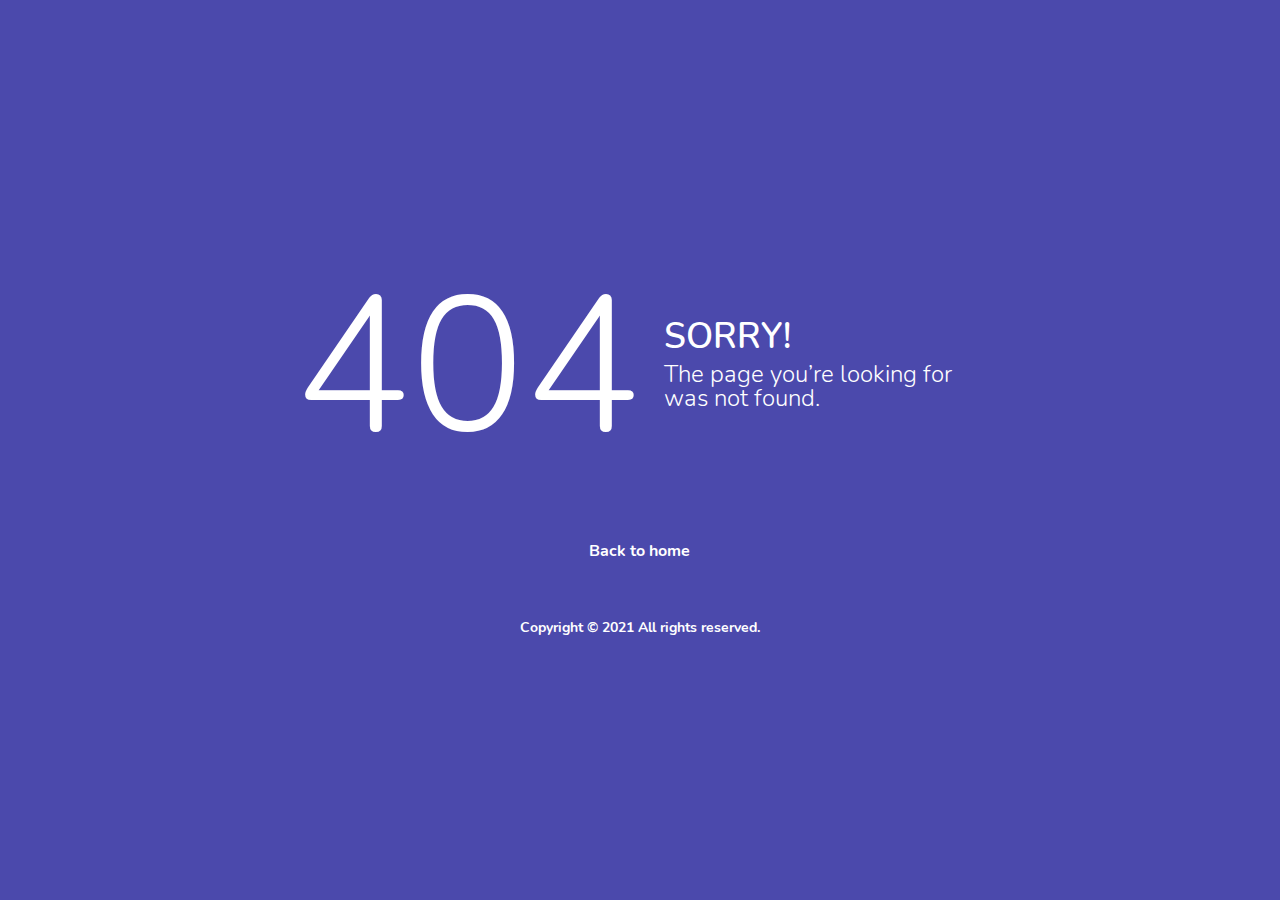
<file: wwwroot/skydash/pages/samples/error-404.html>
<!DOCTYPE html>
<html lang="en">


<!-- Mirrored from themewagon.github.io/skydash/pages/samples/error-404.html by HTTrack Website Copier/3.x [XR&CO'2014], Wed, 04 Oct 2023 07:31:18 GMT -->
<!-- Added by HTTrack --><meta http-equiv="content-type" content="text/html;charset=utf-8" /><!-- /Added by HTTrack -->
<head>
  <!-- Required meta tags -->
  <meta charset="utf-8">
  <meta name="viewport" content="width=device-width, initial-scale=1, shrink-to-fit=no">
  <title>Skydash Admin</title>
  <!-- plugins:css -->
  <link rel="stylesheet" href="../../vendors/feather/feather.css">
  <link rel="stylesheet" href="../../vendors/ti-icons/css/themify-icons.css">
  <link rel="stylesheet" href="../../vendors/css/vendor.bundle.base.css">
  <!-- endinject -->
  <!-- Plugin css for this page -->
  <!-- End plugin css for this page -->
  <!-- inject:css -->
  <link rel="stylesheet" href="../../css/vertical-layout-light/style.css">
  <!-- endinject -->
  <link rel="shortcut icon" href="../../images/favicon.png" />
</head>

<body>
  <div class="container-scroller">
    <div class="container-fluid page-body-wrapper full-page-wrapper">
      <div class="content-wrapper d-flex align-items-center text-center error-page bg-primary">
        <div class="row flex-grow">
          <div class="col-lg-7 mx-auto text-white">
            <div class="row align-items-center d-flex flex-row">
              <div class="col-lg-6 text-lg-right pr-lg-4">
                <h1 class="display-1 mb-0">404</h1>
              </div>
              <div class="col-lg-6 error-page-divider text-lg-left pl-lg-4">
                <h2>SORRY!</h2>
                <h3 class="font-weight-light">The page you’re looking for was not found.</h3>
              </div>
            </div>
            <div class="row mt-5">
              <div class="col-12 text-center mt-xl-2">
                <a class="text-white font-weight-medium" href="../../index-2.html">Back to home</a>
              </div>
            </div>
            <div class="row mt-5">
              <div class="col-12 mt-xl-2">
                <p class="text-white font-weight-medium text-center">Copyright &copy; 2021  All rights reserved.</p>
              </div>
            </div>
          </div>
        </div>
      </div>
      <!-- content-wrapper ends -->
    </div>
    <!-- page-body-wrapper ends -->
  </div>
  <!-- container-scroller -->
  <!-- plugins:js -->
  <script src="../../vendors/js/vendor.bundle.base.js"></script>
  <!-- endinject -->
  <!-- Plugin js for this page -->
  <!-- End plugin js for this page -->
  <!-- inject:js -->
  <script src="../../js/off-canvas.js"></script>
  <script src="../../js/hoverable-collapse.js"></script>
  <script src="../../js/template.js"></script>
  <script src="../../js/settings.js"></script>
  <script src="../../js/todolist.js"></script>
  <!-- endinject -->
</body>


<!-- Mirrored from themewagon.github.io/skydash/pages/samples/error-404.html by HTTrack Website Copier/3.x [XR&CO'2014], Wed, 04 Oct 2023 07:31:18 GMT -->
</html>
</file>
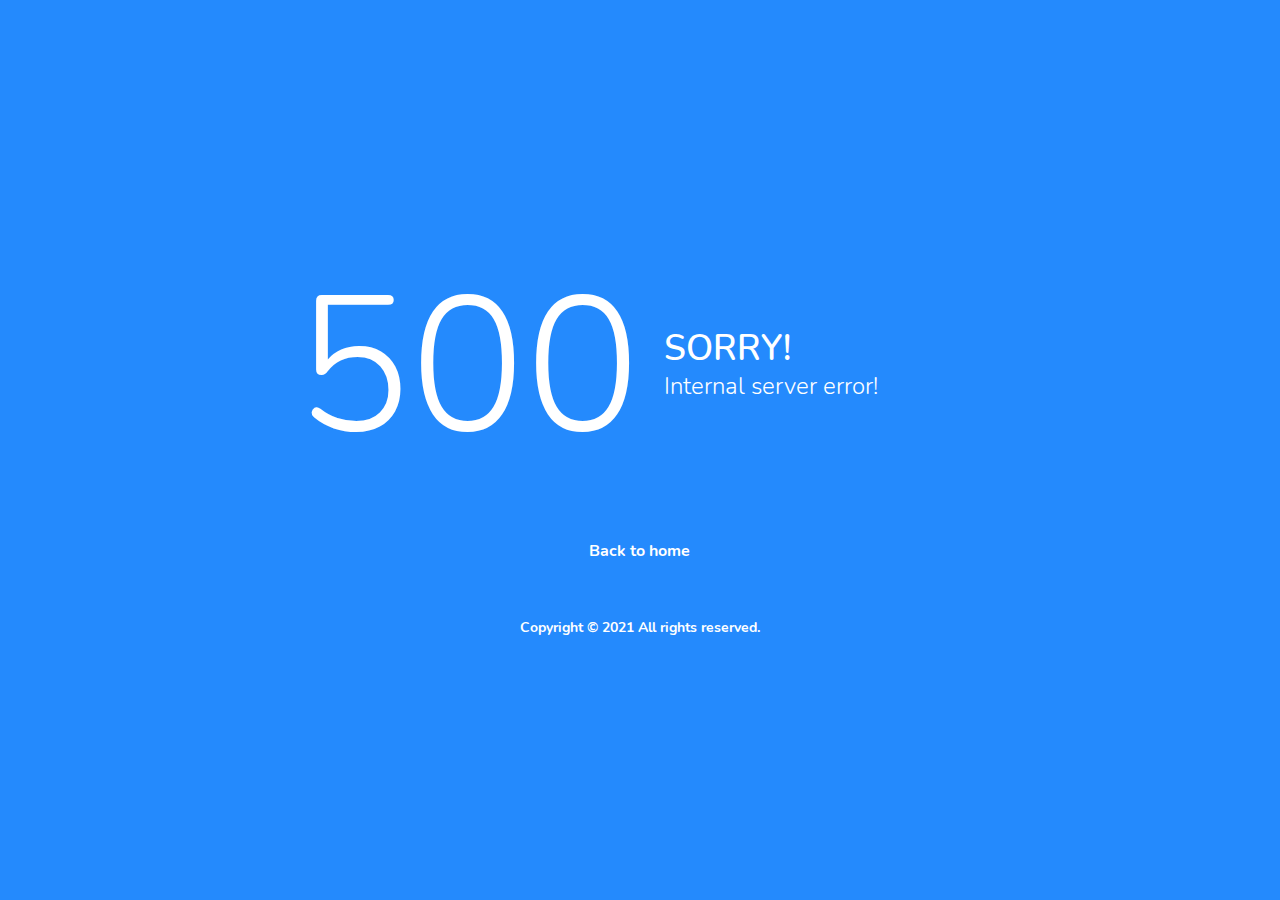
<file: wwwroot/skydash/pages/samples/error-500.html>
<!DOCTYPE html>
<html lang="en">


<!-- Mirrored from themewagon.github.io/skydash/pages/samples/error-500.html by HTTrack Website Copier/3.x [XR&CO'2014], Wed, 04 Oct 2023 07:31:18 GMT -->
<!-- Added by HTTrack --><meta http-equiv="content-type" content="text/html;charset=utf-8" /><!-- /Added by HTTrack -->
<head>
  <!-- Required meta tags -->
  <meta charset="utf-8">
  <meta name="viewport" content="width=device-width, initial-scale=1, shrink-to-fit=no">
  <title>Skydash Admin</title>
  <!-- plugins:css -->
  <link rel="stylesheet" href="../../vendors/feather/feather.css">
  <link rel="stylesheet" href="../../vendors/ti-icons/css/themify-icons.css">
  <link rel="stylesheet" href="../../vendors/css/vendor.bundle.base.css">
  <!-- endinject -->
  <!-- Plugin css for this page -->
  <!-- End plugin css for this page -->
  <!-- inject:css -->
  <link rel="stylesheet" href="../../css/vertical-layout-light/style.css">
  <!-- endinject -->
  <link rel="shortcut icon" href="../../images/favicon.png" />
</head>

<body>
  <div class="container-scroller">
    <div class="container-fluid page-body-wrapper full-page-wrapper">
      <div class="content-wrapper d-flex align-items-center text-center error-page bg-info">
        <div class="row flex-grow">
          <div class="col-lg-7 mx-auto text-white">
            <div class="row align-items-center d-flex flex-row">
              <div class="col-lg-6 text-lg-right pr-lg-4">
                <h1 class="display-1 mb-0">500</h1>
              </div>
              <div class="col-lg-6 error-page-divider text-lg-left pl-lg-4">
                <h2>SORRY!</h2>
                <h3 class="font-weight-light">Internal server error!</h3>
              </div>
            </div>
            <div class="row mt-5">
              <div class="col-12 text-center mt-xl-2">
                <a class="text-white font-weight-medium" href="../../index-2.html">Back to home</a>
              </div>
            </div>
            <div class="row mt-5">
              <div class="col-12 mt-xl-2">
                <p class="text-white font-weight-medium text-center">Copyright &copy; 2021  All rights reserved.</p>
              </div>
            </div>
          </div>
        </div>
      </div>
      <!-- content-wrapper ends -->
    </div>
    <!-- page-body-wrapper ends -->
  </div>
  <!-- container-scroller -->
  <!-- plugins:js -->
  <script src="../../vendors/js/vendor.bundle.base.js"></script>
  <!-- endinject -->
  <!-- Plugin js for this page -->
  <!-- End plugin js for this page -->
  <!-- inject:js -->
  <script src="../../js/off-canvas.js"></script>
  <script src="../../js/hoverable-collapse.js"></script>
  <script src="../../js/template.js"></script>
  <script src="../../js/settings.js"></script>
  <script src="../../js/todolist.js"></script>
  <!-- endinject -->
</body>


<!-- Mirrored from themewagon.github.io/skydash/pages/samples/error-500.html by HTTrack Website Copier/3.x [XR&CO'2014], Wed, 04 Oct 2023 07:31:18 GMT -->
</html>
</file>
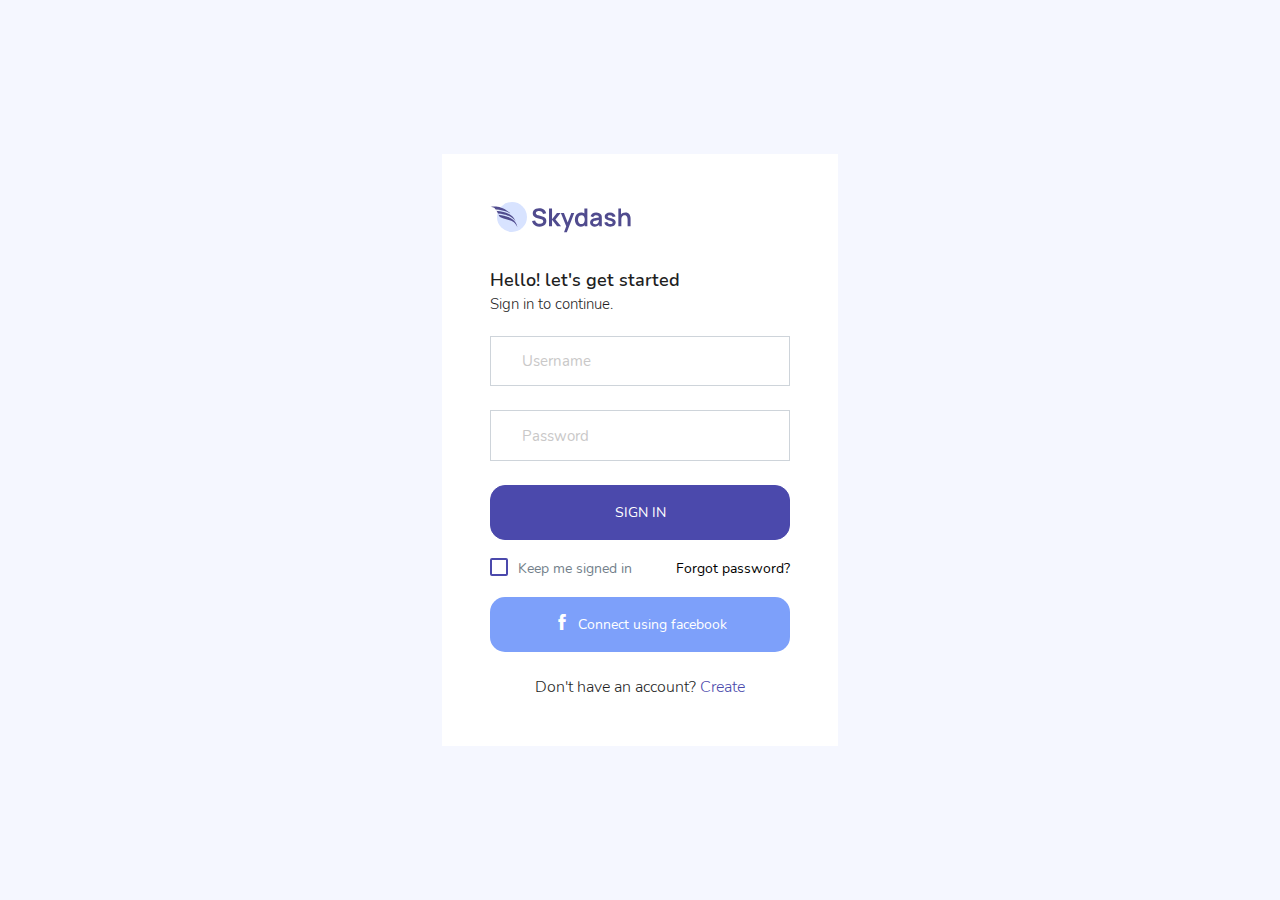
<file: wwwroot/skydash/pages/samples/login.html>
<!DOCTYPE html>
<html lang="en">


<!-- Mirrored from themewagon.github.io/skydash/pages/samples/login.html by HTTrack Website Copier/3.x [XR&CO'2014], Wed, 04 Oct 2023 07:31:18 GMT -->
<!-- Added by HTTrack --><meta http-equiv="content-type" content="text/html;charset=utf-8" /><!-- /Added by HTTrack -->
<head>
  <!-- Required meta tags -->
  <meta charset="utf-8">
  <meta name="viewport" content="width=device-width, initial-scale=1, shrink-to-fit=no">
  <title>Skydash Admin</title>
  <!-- plugins:css -->
  <link rel="stylesheet" href="../../vendors/feather/feather.css">
  <link rel="stylesheet" href="../../vendors/ti-icons/css/themify-icons.css">
  <link rel="stylesheet" href="../../vendors/css/vendor.bundle.base.css">
  <!-- endinject -->
  <!-- Plugin css for this page -->
  <!-- End plugin css for this page -->
  <!-- inject:css -->
  <link rel="stylesheet" href="../../css/vertical-layout-light/style.css">
  <!-- endinject -->
  <link rel="shortcut icon" href="../../images/favicon.png" />
</head>

<body>
  <div class="container-scroller">
    <div class="container-fluid page-body-wrapper full-page-wrapper">
      <div class="content-wrapper d-flex align-items-center auth px-0">
        <div class="row w-100 mx-0">
          <div class="col-lg-4 mx-auto">
            <div class="auth-form-light text-left py-5 px-4 px-sm-5">
              <div class="brand-logo">
                <img src="../../images/logo.svg" alt="logo">
              </div>
              <h4>Hello! let's get started</h4>
              <h6 class="font-weight-light">Sign in to continue.</h6>
              <form class="pt-3">
                <div class="form-group">
                  <input type="email" class="form-control form-control-lg" id="exampleInputEmail1" placeholder="Username">
                </div>
                <div class="form-group">
                  <input type="password" class="form-control form-control-lg" id="exampleInputPassword1" placeholder="Password">
                </div>
                <div class="mt-3">
                  <a class="btn btn-block btn-primary btn-lg font-weight-medium auth-form-btn" href="../../index-2.html">SIGN IN</a>
                </div>
                <div class="my-2 d-flex justify-content-between align-items-center">
                  <div class="form-check">
                    <label class="form-check-label text-muted">
                      <input type="checkbox" class="form-check-input">
                      Keep me signed in
                    </label>
                  </div>
                  <a href="#" class="auth-link text-black">Forgot password?</a>
                </div>
                <div class="mb-2">
                  <button type="button" class="btn btn-block btn-facebook auth-form-btn">
                    <i class="ti-facebook mr-2"></i>Connect using facebook
                  </button>
                </div>
                <div class="text-center mt-4 font-weight-light">
                  Don't have an account? <a href="register.html" class="text-primary">Create</a>
                </div>
              </form>
            </div>
          </div>
        </div>
      </div>
      <!-- content-wrapper ends -->
    </div>
    <!-- page-body-wrapper ends -->
  </div>
  <!-- container-scroller -->
  <!-- plugins:js -->
  <script src="../../vendors/js/vendor.bundle.base.js"></script>
  <!-- endinject -->
  <!-- Plugin js for this page -->
  <!-- End plugin js for this page -->
  <!-- inject:js -->
  <script src="../../js/off-canvas.js"></script>
  <script src="../../js/hoverable-collapse.js"></script>
  <script src="../../js/template.js"></script>
  <script src="../../js/settings.js"></script>
  <script src="../../js/todolist.js"></script>
  <!-- endinject -->
</body>


<!-- Mirrored from themewagon.github.io/skydash/pages/samples/login.html by HTTrack Website Copier/3.x [XR&CO'2014], Wed, 04 Oct 2023 07:31:18 GMT -->
</html>
</file>
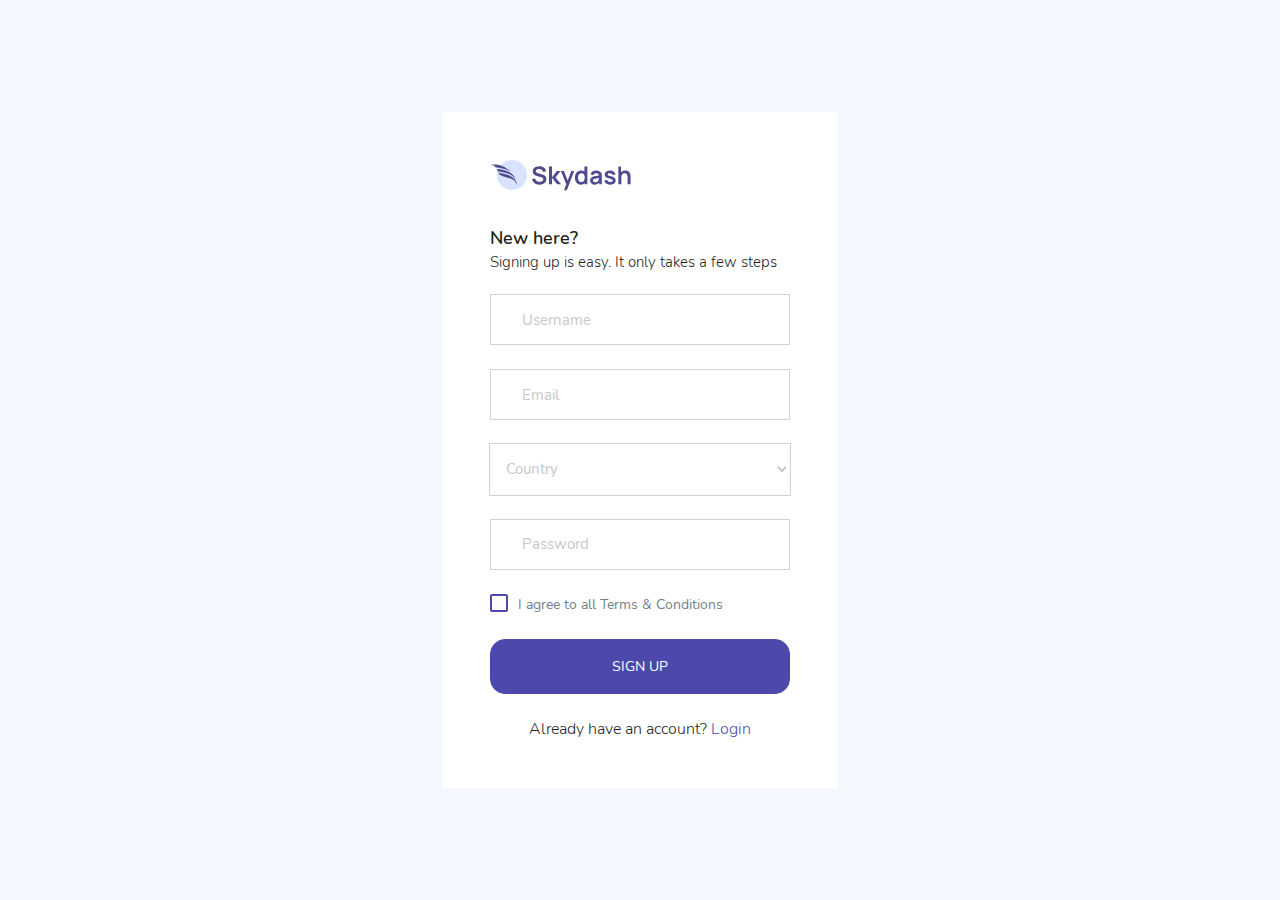
<file: wwwroot/skydash/pages/samples/register.html>
<!DOCTYPE html>
<html lang="en">


<!-- Mirrored from themewagon.github.io/skydash/pages/samples/register.html by HTTrack Website Copier/3.x [XR&CO'2014], Wed, 04 Oct 2023 07:31:18 GMT -->
<!-- Added by HTTrack --><meta http-equiv="content-type" content="text/html;charset=utf-8" /><!-- /Added by HTTrack -->
<head>
  <!-- Required meta tags -->
  <meta charset="utf-8">
  <meta name="viewport" content="width=device-width, initial-scale=1, shrink-to-fit=no">
  <title>Skydash Admin</title>
  <!-- plugins:css -->
  <link rel="stylesheet" href="../../vendors/feather/feather.css">
  <link rel="stylesheet" href="../../vendors/ti-icons/css/themify-icons.css">
  <link rel="stylesheet" href="../../vendors/css/vendor.bundle.base.css">
  <!-- endinject -->
  <!-- Plugin css for this page -->
  <!-- End plugin css for this page -->
  <!-- inject:css -->
  <link rel="stylesheet" href="../../css/vertical-layout-light/style.css">
  <!-- endinject -->
  <link rel="shortcut icon" href="../../images/favicon.png" />
</head>

<body>
  <div class="container-scroller">
    <div class="container-fluid page-body-wrapper full-page-wrapper">
      <div class="content-wrapper d-flex align-items-center auth px-0">
        <div class="row w-100 mx-0">
          <div class="col-lg-4 mx-auto">
            <div class="auth-form-light text-left py-5 px-4 px-sm-5">
              <div class="brand-logo">
                <img src="../../images/logo.svg" alt="logo">
              </div>
              <h4>New here?</h4>
              <h6 class="font-weight-light">Signing up is easy. It only takes a few steps</h6>
              <form class="pt-3">
                <div class="form-group">
                  <input type="text" class="form-control form-control-lg" id="exampleInputUsername1" placeholder="Username">
                </div>
                <div class="form-group">
                  <input type="email" class="form-control form-control-lg" id="exampleInputEmail1" placeholder="Email">
                </div>
                <div class="form-group">
                  <select class="form-control form-control-lg" id="exampleFormControlSelect2">
                    <option>Country</option>
                    <option>United States of America</option>
                    <option>United Kingdom</option>
                    <option>India</option>
                    <option>Germany</option>
                    <option>Argentina</option>
                  </select>
                </div>
                <div class="form-group">
                  <input type="password" class="form-control form-control-lg" id="exampleInputPassword1" placeholder="Password">
                </div>
                <div class="mb-4">
                  <div class="form-check">
                    <label class="form-check-label text-muted">
                      <input type="checkbox" class="form-check-input">
                      I agree to all Terms & Conditions
                    </label>
                  </div>
                </div>
                <div class="mt-3">
                  <a class="btn btn-block btn-primary btn-lg font-weight-medium auth-form-btn" href="../../index-2.html">SIGN UP</a>
                </div>
                <div class="text-center mt-4 font-weight-light">
                  Already have an account? <a href="login.html" class="text-primary">Login</a>
                </div>
              </form>
            </div>
          </div>
        </div>
      </div>
      <!-- content-wrapper ends -->
    </div>
    <!-- page-body-wrapper ends -->
  </div>
  <!-- container-scroller -->
  <!-- plugins:js -->
  <script src="../../vendors/js/vendor.bundle.base.js"></script>
  <!-- endinject -->
  <!-- Plugin js for this page -->
  <!-- End plugin js for this page -->
  <!-- inject:js -->
  <script src="../../js/off-canvas.js"></script>
  <script src="../../js/hoverable-collapse.js"></script>
  <script src="../../js/template.js"></script>
  <script src="../../js/settings.js"></script>
  <script src="../../js/todolist.js"></script>
  <!-- endinject -->
</body>


<!-- Mirrored from themewagon.github.io/skydash/pages/samples/register.html by HTTrack Website Copier/3.x [XR&CO'2014], Wed, 04 Oct 2023 07:31:18 GMT -->
</html>
</file>
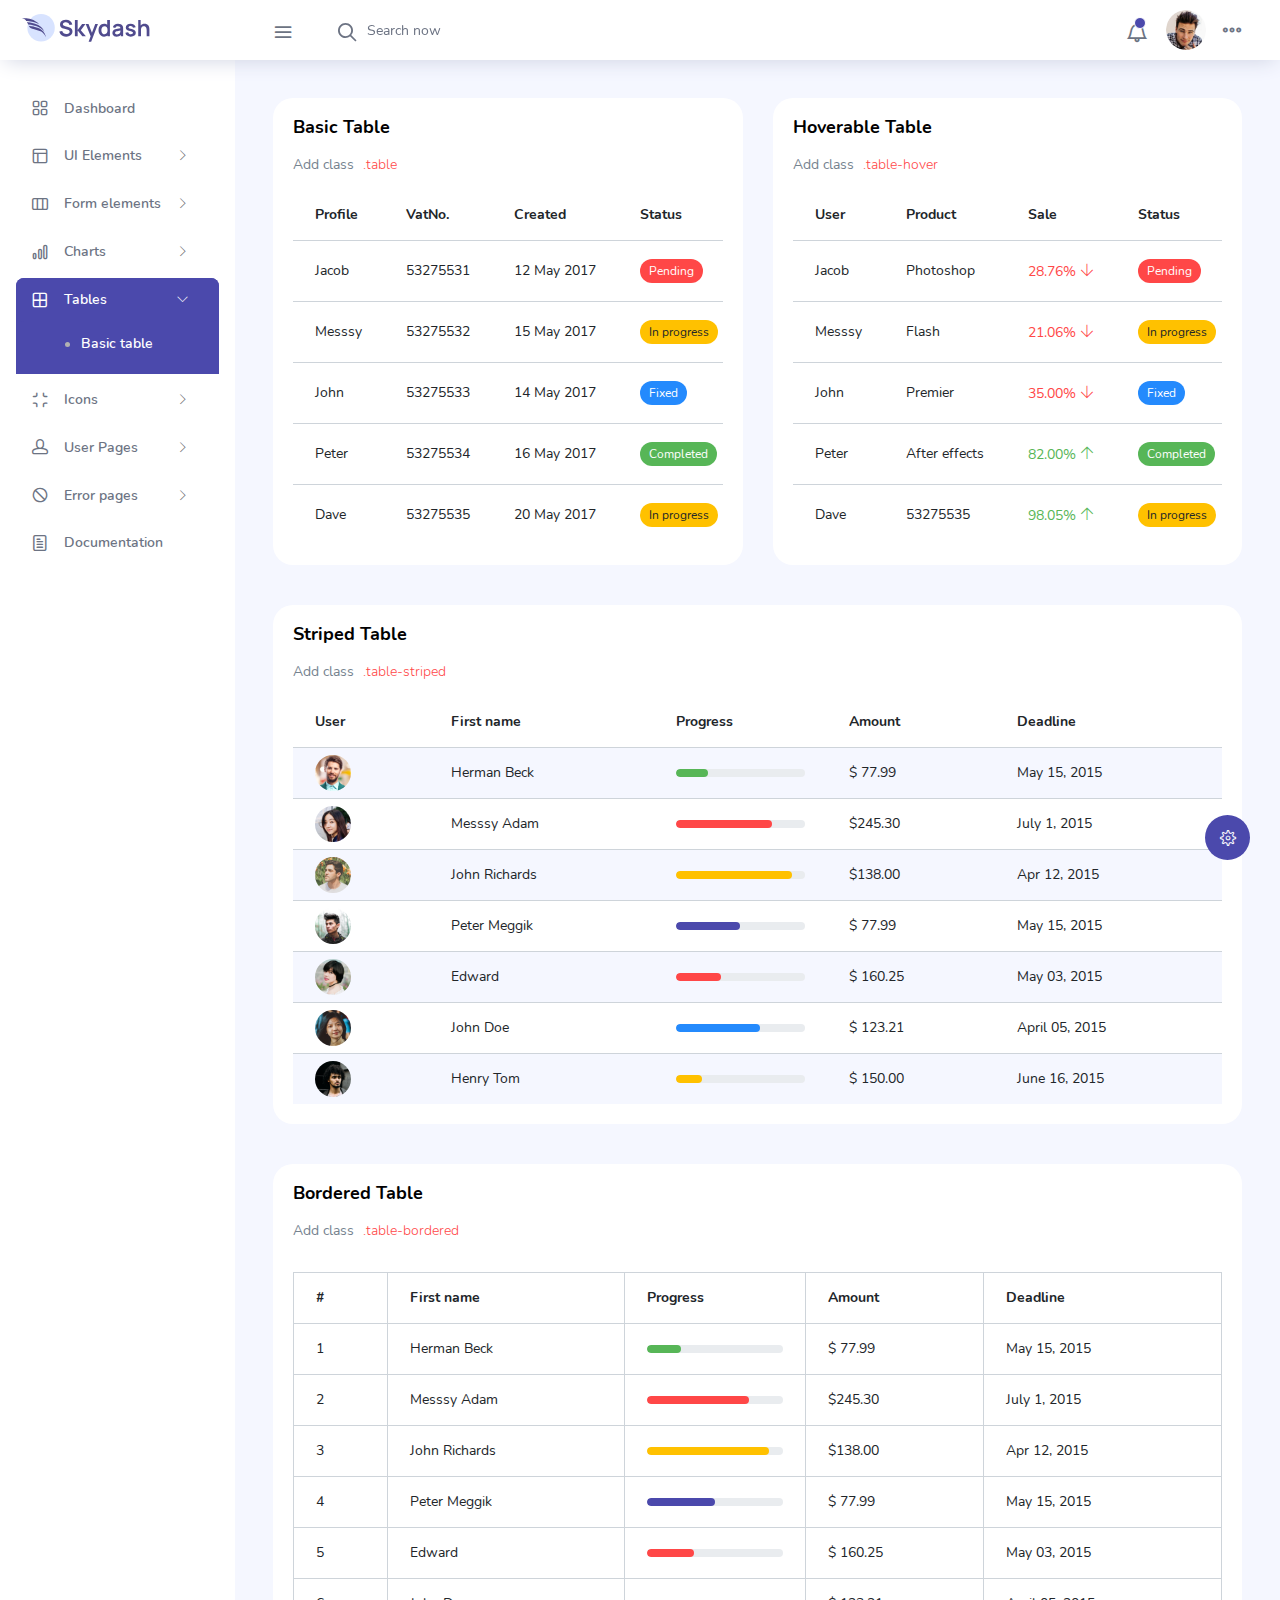
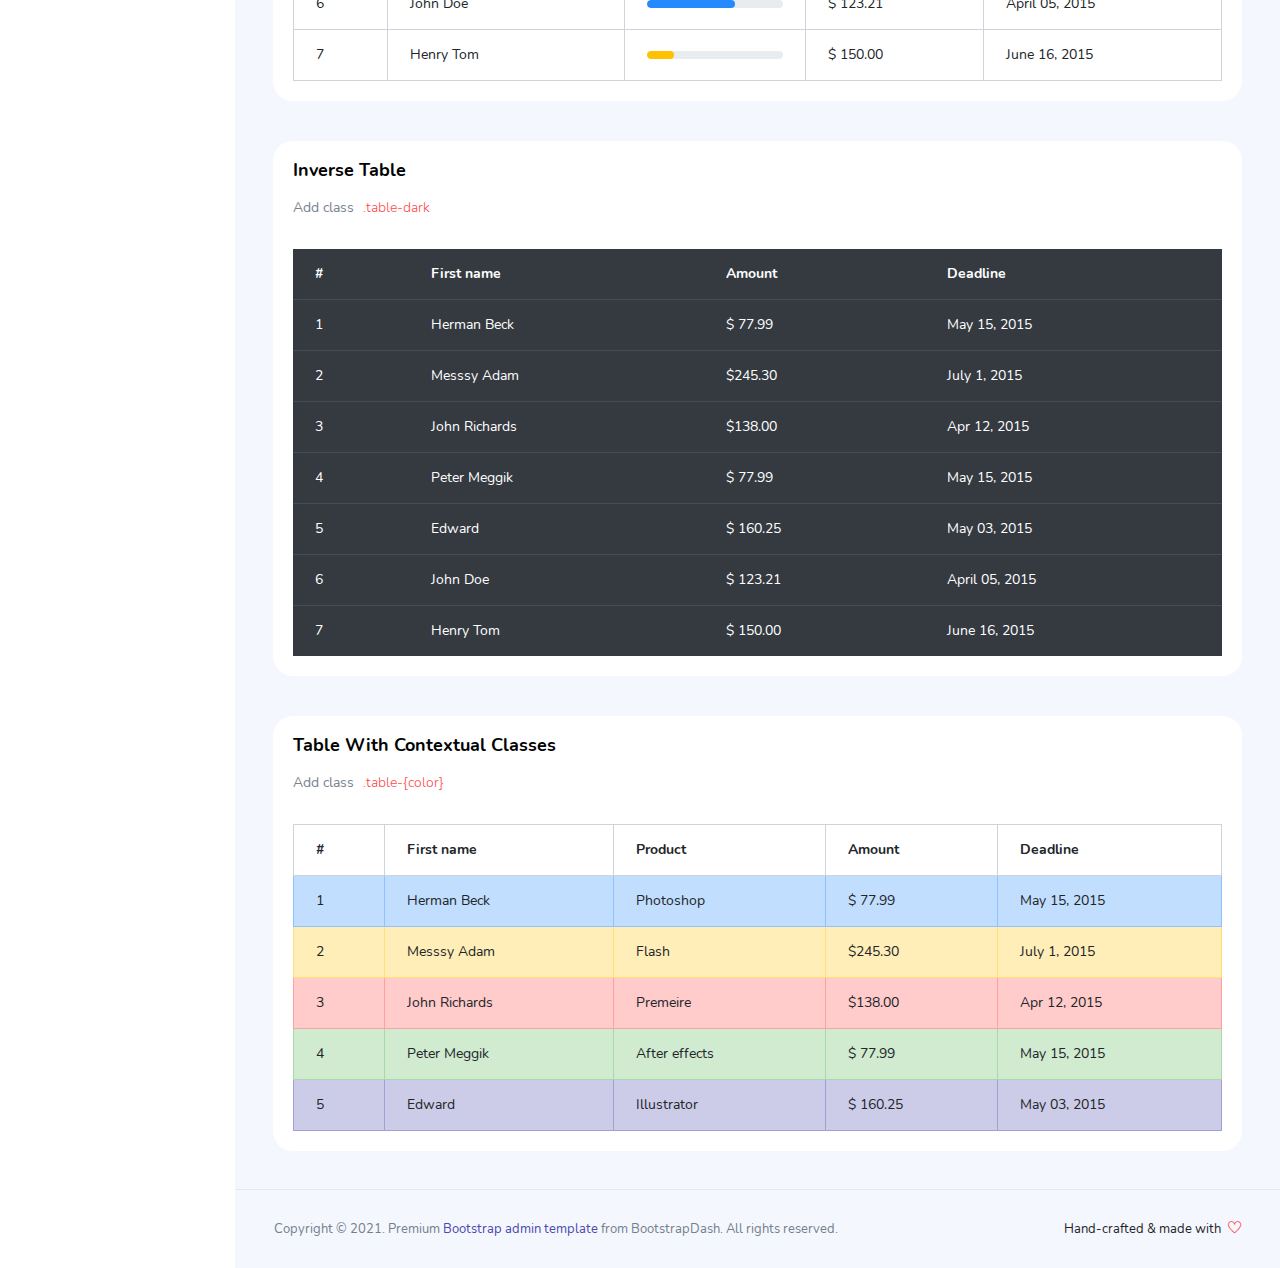
<file: wwwroot/skydash/pages/tables/basic-table.html>
<!DOCTYPE html>
<html lang="en">


<!-- Mirrored from themewagon.github.io/skydash/pages/tables/basic-table.html by HTTrack Website Copier/3.x [XR&CO'2014], Wed, 04 Oct 2023 07:31:17 GMT -->
<!-- Added by HTTrack --><meta http-equiv="content-type" content="text/html;charset=utf-8" /><!-- /Added by HTTrack -->
<head>
  <!-- Required meta tags -->
  <meta charset="utf-8">
  <meta name="viewport" content="width=device-width, initial-scale=1, shrink-to-fit=no">
  <title>Skydash Admin</title>
  <!-- plugins:css -->
  <link rel="stylesheet" href="../../vendors/feather/feather.css">
  <link rel="stylesheet" href="../../vendors/ti-icons/css/themify-icons.css">
  <link rel="stylesheet" href="../../vendors/css/vendor.bundle.base.css">
  <!-- endinject -->
  <!-- Plugin css for this page -->
  <!-- End plugin css for this page -->
  <!-- inject:css -->
  <link rel="stylesheet" href="../../css/vertical-layout-light/style.css">
  <!-- endinject -->
  <link rel="shortcut icon" href="../../images/favicon.png" />
</head>

<body>
  <div class="container-scroller">
    <!-- partial:../../partials/_navbar.html -->
    <nav class="navbar col-lg-12 col-12 p-0 fixed-top d-flex flex-row">
      <div class="text-center navbar-brand-wrapper d-flex align-items-center justify-content-center">
        <a class="navbar-brand brand-logo mr-5" href="../../index-2.html"><img src="../../images/logo.svg" class="mr-2" alt="logo"/></a>
        <a class="navbar-brand brand-logo-mini" href="../../index-2.html"><img src="../../images/logo-mini.svg" alt="logo"/></a>
      </div>
      <div class="navbar-menu-wrapper d-flex align-items-center justify-content-end">
        <button class="navbar-toggler navbar-toggler align-self-center" type="button" data-toggle="minimize">
          <span class="icon-menu"></span>
        </button>
        <ul class="navbar-nav mr-lg-2">
          <li class="nav-item nav-search d-none d-lg-block">
            <div class="input-group">
              <div class="input-group-prepend hover-cursor" id="navbar-search-icon">
                <span class="input-group-text" id="search">
                  <i class="icon-search"></i>
                </span>
              </div>
              <input type="text" class="form-control" id="navbar-search-input" placeholder="Search now" aria-label="search" aria-describedby="search">
            </div>
          </li>
        </ul>
        <ul class="navbar-nav navbar-nav-right">
          <li class="nav-item dropdown">
            <a class="nav-link count-indicator dropdown-toggle" id="notificationDropdown" href="#" data-toggle="dropdown">
              <i class="icon-bell mx-0"></i>
              <span class="count"></span>
            </a>
            <div class="dropdown-menu dropdown-menu-right navbar-dropdown preview-list" aria-labelledby="notificationDropdown">
              <p class="mb-0 font-weight-normal float-left dropdown-header">Notifications</p>
              <a class="dropdown-item preview-item">
                <div class="preview-thumbnail">
                  <div class="preview-icon bg-success">
                    <i class="ti-info-alt mx-0"></i>
                  </div>
                </div>
                <div class="preview-item-content">
                  <h6 class="preview-subject font-weight-normal">Application Error</h6>
                  <p class="font-weight-light small-text mb-0 text-muted">
                    Just now
                  </p>
                </div>
              </a>
              <a class="dropdown-item preview-item">
                <div class="preview-thumbnail">
                  <div class="preview-icon bg-warning">
                    <i class="ti-settings mx-0"></i>
                  </div>
                </div>
                <div class="preview-item-content">
                  <h6 class="preview-subject font-weight-normal">Settings</h6>
                  <p class="font-weight-light small-text mb-0 text-muted">
                    Private message
                  </p>
                </div>
              </a>
              <a class="dropdown-item preview-item">
                <div class="preview-thumbnail">
                  <div class="preview-icon bg-info">
                    <i class="ti-user mx-0"></i>
                  </div>
                </div>
                <div class="preview-item-content">
                  <h6 class="preview-subject font-weight-normal">New user registration</h6>
                  <p class="font-weight-light small-text mb-0 text-muted">
                    2 days ago
                  </p>
                </div>
              </a>
            </div>
          </li>
          <li class="nav-item nav-profile dropdown">
            <a class="nav-link dropdown-toggle" href="#" data-toggle="dropdown" id="profileDropdown">
              <img src="../../images/faces/face28.jpg" alt="profile"/>
            </a>
            <div class="dropdown-menu dropdown-menu-right navbar-dropdown" aria-labelledby="profileDropdown">
              <a class="dropdown-item">
                <i class="ti-settings text-primary"></i>
                Settings
              </a>
              <a class="dropdown-item">
                <i class="ti-power-off text-primary"></i>
                Logout
              </a>
            </div>
          </li>
          <li class="nav-item nav-settings d-none d-lg-flex">
            <a class="nav-link" href="#">
              <i class="icon-ellipsis"></i>
            </a>
          </li>
        </ul>
        <button class="navbar-toggler navbar-toggler-right d-lg-none align-self-center" type="button" data-toggle="offcanvas">
          <span class="icon-menu"></span>
        </button>
      </div>
    </nav>
    <!-- partial -->
    <div class="container-fluid page-body-wrapper">
      <!-- partial:../../partials/_settings-panel.html -->
      <div class="theme-setting-wrapper">
        <div id="settings-trigger"><i class="ti-settings"></i></div>
        <div id="theme-settings" class="settings-panel">
          <i class="settings-close ti-close"></i>
          <p class="settings-heading">SIDEBAR SKINS</p>
          <div class="sidebar-bg-options selected" id="sidebar-light-theme"><div class="img-ss rounded-circle bg-light border mr-3"></div>Light</div>
          <div class="sidebar-bg-options" id="sidebar-dark-theme"><div class="img-ss rounded-circle bg-dark border mr-3"></div>Dark</div>
          <p class="settings-heading mt-2">HEADER SKINS</p>
          <div class="color-tiles mx-0 px-4">
            <div class="tiles success"></div>
            <div class="tiles warning"></div>
            <div class="tiles danger"></div>
            <div class="tiles info"></div>
            <div class="tiles dark"></div>
            <div class="tiles default"></div>
          </div>
        </div>
      </div>
      <div id="right-sidebar" class="settings-panel">
        <i class="settings-close ti-close"></i>
        <ul class="nav nav-tabs border-top" id="setting-panel" role="tablist">
          <li class="nav-item">
            <a class="nav-link active" id="todo-tab" data-toggle="tab" href="#todo-section" role="tab" aria-controls="todo-section" aria-expanded="true">TO DO LIST</a>
          </li>
          <li class="nav-item">
            <a class="nav-link" id="chats-tab" data-toggle="tab" href="#chats-section" role="tab" aria-controls="chats-section">CHATS</a>
          </li>
        </ul>
        <div class="tab-content" id="setting-content">
          <div class="tab-pane fade show active scroll-wrapper" id="todo-section" role="tabpanel" aria-labelledby="todo-section">
            <div class="add-items d-flex px-3 mb-0">
              <form class="form w-100">
                <div class="form-group d-flex">
                  <input type="text" class="form-control todo-list-input" placeholder="Add To-do">
                  <button type="submit" class="add btn btn-primary todo-list-add-btn" id="add-task">Add</button>
                </div>
              </form>
            </div>
            <div class="list-wrapper px-3">
              <ul class="d-flex flex-column-reverse todo-list">
                <li>
                  <div class="form-check">
                    <label class="form-check-label">
                      <input class="checkbox" type="checkbox">
                      Team review meeting at 3.00 PM
                    </label>
                  </div>
                  <i class="remove ti-close"></i>
                </li>
                <li>
                  <div class="form-check">
                    <label class="form-check-label">
                      <input class="checkbox" type="checkbox">
                      Prepare for presentation
                    </label>
                  </div>
                  <i class="remove ti-close"></i>
                </li>
                <li>
                  <div class="form-check">
                    <label class="form-check-label">
                      <input class="checkbox" type="checkbox">
                      Resolve all the low priority tickets due today
                    </label>
                  </div>
                  <i class="remove ti-close"></i>
                </li>
                <li class="completed">
                  <div class="form-check">
                    <label class="form-check-label">
                      <input class="checkbox" type="checkbox" checked>
                      Schedule meeting for next week
                    </label>
                  </div>
                  <i class="remove ti-close"></i>
                </li>
                <li class="completed">
                  <div class="form-check">
                    <label class="form-check-label">
                      <input class="checkbox" type="checkbox" checked>
                      Project review
                    </label>
                  </div>
                  <i class="remove ti-close"></i>
                </li>
              </ul>
            </div>
            <h4 class="px-3 text-muted mt-5 font-weight-light mb-0">Events</h4>
            <div class="events pt-4 px-3">
              <div class="wrapper d-flex mb-2">
                <i class="ti-control-record text-primary mr-2"></i>
                <span>Feb 11 2018</span>
              </div>
              <p class="mb-0 font-weight-thin text-gray">Creating component page build a js</p>
              <p class="text-gray mb-0">The total number of sessions</p>
            </div>
            <div class="events pt-4 px-3">
              <div class="wrapper d-flex mb-2">
                <i class="ti-control-record text-primary mr-2"></i>
                <span>Feb 7 2018</span>
              </div>
              <p class="mb-0 font-weight-thin text-gray">Meeting with Alisa</p>
              <p class="text-gray mb-0 ">Call Sarah Graves</p>
            </div>
          </div>
          <!-- To do section tab ends -->
          <div class="tab-pane fade" id="chats-section" role="tabpanel" aria-labelledby="chats-section">
            <div class="d-flex align-items-center justify-content-between border-bottom">
              <p class="settings-heading border-top-0 mb-3 pl-3 pt-0 border-bottom-0 pb-0">Friends</p>
              <small class="settings-heading border-top-0 mb-3 pt-0 border-bottom-0 pb-0 pr-3 font-weight-normal">See All</small>
            </div>
            <ul class="chat-list">
              <li class="list active">
                <div class="profile"><img src="../../images/faces/face1.jpg" alt="image"><span class="online"></span></div>
                <div class="info">
                  <p>Thomas Douglas</p>
                  <p>Available</p>
                </div>
                <small class="text-muted my-auto">19 min</small>
              </li>
              <li class="list">
                <div class="profile"><img src="../../images/faces/face2.jpg" alt="image"><span class="offline"></span></div>
                <div class="info">
                  <div class="wrapper d-flex">
                    <p>Catherine</p>
                  </div>
                  <p>Away</p>
                </div>
                <div class="badge badge-success badge-pill my-auto mx-2">4</div>
                <small class="text-muted my-auto">23 min</small>
              </li>
              <li class="list">
                <div class="profile"><img src="../../images/faces/face3.jpg" alt="image"><span class="online"></span></div>
                <div class="info">
                  <p>Daniel Russell</p>
                  <p>Available</p>
                </div>
                <small class="text-muted my-auto">14 min</small>
              </li>
              <li class="list">
                <div class="profile"><img src="../../images/faces/face4.jpg" alt="image"><span class="offline"></span></div>
                <div class="info">
                  <p>James Richardson</p>
                  <p>Away</p>
                </div>
                <small class="text-muted my-auto">2 min</small>
              </li>
              <li class="list">
                <div class="profile"><img src="../../images/faces/face5.jpg" alt="image"><span class="online"></span></div>
                <div class="info">
                  <p>Madeline Kennedy</p>
                  <p>Available</p>
                </div>
                <small class="text-muted my-auto">5 min</small>
              </li>
              <li class="list">
                <div class="profile"><img src="../../images/faces/face6.jpg" alt="image"><span class="online"></span></div>
                <div class="info">
                  <p>Sarah Graves</p>
                  <p>Available</p>
                </div>
                <small class="text-muted my-auto">47 min</small>
              </li>
            </ul>
          </div>
          <!-- chat tab ends -->
        </div>
      </div>
      <!-- partial -->
      <!-- partial:../../partials/_sidebar.html -->
      <nav class="sidebar sidebar-offcanvas" id="sidebar">
        <ul class="nav">
          <li class="nav-item">
            <a class="nav-link" href="../../index-2.html">
              <i class="icon-grid menu-icon"></i>
              <span class="menu-title">Dashboard</span>
            </a>
          </li>
          <li class="nav-item">
            <a class="nav-link" data-toggle="collapse" href="#ui-basic" aria-expanded="false" aria-controls="ui-basic">
              <i class="icon-layout menu-icon"></i>
              <span class="menu-title">UI Elements</span>
              <i class="menu-arrow"></i>
            </a>
            <div class="collapse" id="ui-basic">
              <ul class="nav flex-column sub-menu">
                <li class="nav-item"> <a class="nav-link" href="../ui-features/buttons.html">Buttons</a></li>
                <li class="nav-item"> <a class="nav-link" href="../ui-features/dropdowns.html">Dropdowns</a></li>
                <li class="nav-item"> <a class="nav-link" href="../ui-features/typography.html">Typography</a></li>
              </ul>
            </div>
          </li>
          <li class="nav-item">
            <a class="nav-link" data-toggle="collapse" href="#form-elements" aria-expanded="false" aria-controls="form-elements">
              <i class="icon-columns menu-icon"></i>
              <span class="menu-title">Form elements</span>
              <i class="menu-arrow"></i>
            </a>
            <div class="collapse" id="form-elements">
              <ul class="nav flex-column sub-menu">
                <li class="nav-item"><a class="nav-link" href="../forms/basic_elements.html">Basic Elements</a></li>
              </ul>
            </div>
          </li>
          <li class="nav-item">
            <a class="nav-link" data-toggle="collapse" href="#charts" aria-expanded="false" aria-controls="charts">
              <i class="icon-bar-graph menu-icon"></i>
              <span class="menu-title">Charts</span>
              <i class="menu-arrow"></i>
            </a>
            <div class="collapse" id="charts">
              <ul class="nav flex-column sub-menu">
                <li class="nav-item"> <a class="nav-link" href="../charts/chartjs.html">ChartJs</a></li>
              </ul>
            </div>
          </li>
          <li class="nav-item">
            <a class="nav-link" data-toggle="collapse" href="#tables" aria-expanded="false" aria-controls="tables">
              <i class="icon-grid-2 menu-icon"></i>
              <span class="menu-title">Tables</span>
              <i class="menu-arrow"></i>
            </a>
            <div class="collapse" id="tables">
              <ul class="nav flex-column sub-menu">
                <li class="nav-item"> <a class="nav-link" href="basic-table.html">Basic table</a></li>
              </ul>
            </div>
          </li>
          <li class="nav-item">
            <a class="nav-link" data-toggle="collapse" href="#icons" aria-expanded="false" aria-controls="icons">
              <i class="icon-contract menu-icon"></i>
              <span class="menu-title">Icons</span>
              <i class="menu-arrow"></i>
            </a>
            <div class="collapse" id="icons">
              <ul class="nav flex-column sub-menu">
                <li class="nav-item"> <a class="nav-link" href="../icons/mdi.html">Mdi icons</a></li>
              </ul>
            </div>
          </li>
          <li class="nav-item">
            <a class="nav-link" data-toggle="collapse" href="#auth" aria-expanded="false" aria-controls="auth">
              <i class="icon-head menu-icon"></i>
              <span class="menu-title">User Pages</span>
              <i class="menu-arrow"></i>
            </a>
            <div class="collapse" id="auth">
              <ul class="nav flex-column sub-menu">
                <li class="nav-item"> <a class="nav-link" href="../samples/login.html"> Login </a></li>
                <li class="nav-item"> <a class="nav-link" href="../samples/register.html"> Register </a></li>
              </ul>
            </div>
          </li>
          <li class="nav-item">
            <a class="nav-link" data-toggle="collapse" href="#error" aria-expanded="false" aria-controls="error">
              <i class="icon-ban menu-icon"></i>
              <span class="menu-title">Error pages</span>
              <i class="menu-arrow"></i>
            </a>
            <div class="collapse" id="error">
              <ul class="nav flex-column sub-menu">
                <li class="nav-item"> <a class="nav-link" href="../samples/error-404.html"> 404 </a></li>
                <li class="nav-item"> <a class="nav-link" href="../samples/error-500.html"> 500 </a></li>
              </ul>
            </div>
          </li>
          <li class="nav-item">
            <a class="nav-link" href="../documentation/documentation.html">
              <i class="icon-paper menu-icon"></i>
              <span class="menu-title">Documentation</span>
            </a>
          </li>
        </ul>
      </nav>
      <!-- partial -->
      <div class="main-panel">
        <div class="content-wrapper">
          <div class="row">
            <div class="col-lg-6 grid-margin stretch-card">
              <div class="card">
                <div class="card-body">
                  <h4 class="card-title">Basic Table</h4>
                  <p class="card-description">
                    Add class <code>.table</code>
                  </p>
                  <div class="table-responsive">
                    <table class="table">
                      <thead>
                        <tr>
                          <th>Profile</th>
                          <th>VatNo.</th>
                          <th>Created</th>
                          <th>Status</th>
                        </tr>
                      </thead>
                      <tbody>
                        <tr>
                          <td>Jacob</td>
                          <td>53275531</td>
                          <td>12 May 2017</td>
                          <td><label class="badge badge-danger">Pending</label></td>
                        </tr>
                        <tr>
                          <td>Messsy</td>
                          <td>53275532</td>
                          <td>15 May 2017</td>
                          <td><label class="badge badge-warning">In progress</label></td>
                        </tr>
                        <tr>
                          <td>John</td>
                          <td>53275533</td>
                          <td>14 May 2017</td>
                          <td><label class="badge badge-info">Fixed</label></td>
                        </tr>
                        <tr>
                          <td>Peter</td>
                          <td>53275534</td>
                          <td>16 May 2017</td>
                          <td><label class="badge badge-success">Completed</label></td>
                        </tr>
                        <tr>
                          <td>Dave</td>
                          <td>53275535</td>
                          <td>20 May 2017</td>
                          <td><label class="badge badge-warning">In progress</label></td>
                        </tr>
                      </tbody>
                    </table>
                  </div>
                </div>
              </div>
            </div>
            <div class="col-lg-6 grid-margin stretch-card">
              <div class="card">
                <div class="card-body">
                  <h4 class="card-title">Hoverable Table</h4>
                  <p class="card-description">
                    Add class <code>.table-hover</code>
                  </p>
                  <div class="table-responsive">
                    <table class="table table-hover">
                      <thead>
                        <tr>
                          <th>User</th>
                          <th>Product</th>
                          <th>Sale</th>
                          <th>Status</th>
                        </tr>
                      </thead>
                      <tbody>
                        <tr>
                          <td>Jacob</td>
                          <td>Photoshop</td>
                          <td class="text-danger"> 28.76% <i class="ti-arrow-down"></i></td>
                          <td><label class="badge badge-danger">Pending</label></td>
                        </tr>
                        <tr>
                          <td>Messsy</td>
                          <td>Flash</td>
                          <td class="text-danger"> 21.06% <i class="ti-arrow-down"></i></td>
                          <td><label class="badge badge-warning">In progress</label></td>
                        </tr>
                        <tr>
                          <td>John</td>
                          <td>Premier</td>
                          <td class="text-danger"> 35.00% <i class="ti-arrow-down"></i></td>
                          <td><label class="badge badge-info">Fixed</label></td>
                        </tr>
                        <tr>
                          <td>Peter</td>
                          <td>After effects</td>
                          <td class="text-success"> 82.00% <i class="ti-arrow-up"></i></td>
                          <td><label class="badge badge-success">Completed</label></td>
                        </tr>
                        <tr>
                          <td>Dave</td>
                          <td>53275535</td>
                          <td class="text-success"> 98.05% <i class="ti-arrow-up"></i></td>
                          <td><label class="badge badge-warning">In progress</label></td>
                        </tr>
                      </tbody>
                    </table>
                  </div>
                </div>
              </div>
            </div>
            <div class="col-lg-12 grid-margin stretch-card">
              <div class="card">
                <div class="card-body">
                  <h4 class="card-title">Striped Table</h4>
                  <p class="card-description">
                    Add class <code>.table-striped</code>
                  </p>
                  <div class="table-responsive">
                    <table class="table table-striped">
                      <thead>
                        <tr>
                          <th>
                            User
                          </th>
                          <th>
                            First name
                          </th>
                          <th>
                            Progress
                          </th>
                          <th>
                            Amount
                          </th>
                          <th>
                            Deadline
                          </th>
                        </tr>
                      </thead>
                      <tbody>
                        <tr>
                          <td class="py-1">
                            <img src="../../images/faces/face1.jpg" alt="image"/>
                          </td>
                          <td>
                            Herman Beck
                          </td>
                          <td>
                            <div class="progress">
                              <div class="progress-bar bg-success" role="progressbar" style="width: 25%" aria-valuenow="25" aria-valuemin="0" aria-valuemax="100"></div>
                            </div>
                          </td>
                          <td>
                            $ 77.99
                          </td>
                          <td>
                            May 15, 2015
                          </td>
                        </tr>
                        <tr>
                          <td class="py-1">
                            <img src="../../images/faces/face2.jpg" alt="image"/>
                          </td>
                          <td>
                            Messsy Adam
                          </td>
                          <td>
                            <div class="progress">
                              <div class="progress-bar bg-danger" role="progressbar" style="width: 75%" aria-valuenow="75" aria-valuemin="0" aria-valuemax="100"></div>
                            </div>
                          </td>
                          <td>
                            $245.30
                          </td>
                          <td>
                            July 1, 2015
                          </td>
                        </tr>
                        <tr>
                          <td class="py-1">
                            <img src="../../images/faces/face3.jpg" alt="image"/>
                          </td>
                          <td>
                            John Richards
                          </td>
                          <td>
                            <div class="progress">
                              <div class="progress-bar bg-warning" role="progressbar" style="width: 90%" aria-valuenow="90" aria-valuemin="0" aria-valuemax="100"></div>
                            </div>
                          </td>
                          <td>
                            $138.00
                          </td>
                          <td>
                            Apr 12, 2015
                          </td>
                        </tr>
                        <tr>
                          <td class="py-1">
                            <img src="../../images/faces/face4.jpg" alt="image"/>
                          </td>
                          <td>
                            Peter Meggik
                          </td>
                          <td>
                            <div class="progress">
                              <div class="progress-bar bg-primary" role="progressbar" style="width: 50%" aria-valuenow="50" aria-valuemin="0" aria-valuemax="100"></div>
                            </div>
                          </td>
                          <td>
                            $ 77.99
                          </td>
                          <td>
                            May 15, 2015
                          </td>
                        </tr>
                        <tr>
                          <td class="py-1">
                            <img src="../../images/faces/face5.jpg" alt="image"/>
                          </td>
                          <td>
                            Edward
                          </td>
                          <td>
                            <div class="progress">
                              <div class="progress-bar bg-danger" role="progressbar" style="width: 35%" aria-valuenow="35" aria-valuemin="0" aria-valuemax="100"></div>
                            </div>
                          </td>
                          <td>
                            $ 160.25
                          </td>
                          <td>
                            May 03, 2015
                          </td>
                        </tr>
                        <tr>
                          <td class="py-1">
                            <img src="../../images/faces/face6.jpg" alt="image"/>
                          </td>
                          <td>
                            John Doe
                          </td>
                          <td>
                            <div class="progress">
                              <div class="progress-bar bg-info" role="progressbar" style="width: 65%" aria-valuenow="65" aria-valuemin="0" aria-valuemax="100"></div>
                            </div>
                          </td>
                          <td>
                            $ 123.21
                          </td>
                          <td>
                            April 05, 2015
                          </td>
                        </tr>
                        <tr>
                          <td class="py-1">
                            <img src="../../images/faces/face7.jpg" alt="image"/>
                          </td>
                          <td>
                            Henry Tom
                          </td>
                          <td>
                            <div class="progress">
                              <div class="progress-bar bg-warning" role="progressbar" style="width: 20%" aria-valuenow="20" aria-valuemin="0" aria-valuemax="100"></div>
                            </div>
                          </td>
                          <td>
                            $ 150.00
                          </td>
                          <td>
                            June 16, 2015
                          </td>
                        </tr>
                      </tbody>
                    </table>
                  </div>
                </div>
              </div>
            </div>
            <div class="col-lg-12 grid-margin stretch-card">
              <div class="card">
                <div class="card-body">
                  <h4 class="card-title">Bordered table</h4>
                  <p class="card-description">
                    Add class <code>.table-bordered</code>
                  </p>
                  <div class="table-responsive pt-3">
                    <table class="table table-bordered">
                      <thead>
                        <tr>
                          <th>
                            #
                          </th>
                          <th>
                            First name
                          </th>
                          <th>
                            Progress
                          </th>
                          <th>
                            Amount
                          </th>
                          <th>
                            Deadline
                          </th>
                        </tr>
                      </thead>
                      <tbody>
                        <tr>
                          <td>
                            1
                          </td>
                          <td>
                            Herman Beck
                          </td>
                          <td>
                            <div class="progress">
                              <div class="progress-bar bg-success" role="progressbar" style="width: 25%" aria-valuenow="25" aria-valuemin="0" aria-valuemax="100"></div>
                            </div>
                          </td>
                          <td>
                            $ 77.99
                          </td>
                          <td>
                            May 15, 2015
                          </td>
                        </tr>
                        <tr>
                          <td>
                            2
                          </td>
                          <td>
                            Messsy Adam
                          </td>
                          <td>
                            <div class="progress">
                              <div class="progress-bar bg-danger" role="progressbar" style="width: 75%" aria-valuenow="75" aria-valuemin="0" aria-valuemax="100"></div>
                            </div>
                          </td>
                          <td>
                            $245.30
                          </td>
                          <td>
                            July 1, 2015
                          </td>
                        </tr>
                        <tr>
                          <td>
                            3
                          </td>
                          <td>
                            John Richards
                          </td>
                          <td>
                            <div class="progress">
                              <div class="progress-bar bg-warning" role="progressbar" style="width: 90%" aria-valuenow="90" aria-valuemin="0" aria-valuemax="100"></div>
                            </div>
                          </td>
                          <td>
                            $138.00
                          </td>
                          <td>
                            Apr 12, 2015
                          </td>
                        </tr>
                        <tr>
                          <td>
                            4
                          </td>
                          <td>
                            Peter Meggik
                          </td>
                          <td>
                            <div class="progress">
                              <div class="progress-bar bg-primary" role="progressbar" style="width: 50%" aria-valuenow="50" aria-valuemin="0" aria-valuemax="100"></div>
                            </div>
                          </td>
                          <td>
                            $ 77.99
                          </td>
                          <td>
                            May 15, 2015
                          </td>
                        </tr>
                        <tr>
                          <td>
                            5
                          </td>
                          <td>
                            Edward
                          </td>
                          <td>
                            <div class="progress">
                              <div class="progress-bar bg-danger" role="progressbar" style="width: 35%" aria-valuenow="35" aria-valuemin="0" aria-valuemax="100"></div>
                            </div>
                          </td>
                          <td>
                            $ 160.25
                          </td>
                          <td>
                            May 03, 2015
                          </td>
                        </tr>
                        <tr>
                          <td>
                            6
                          </td>
                          <td>
                            John Doe
                          </td>
                          <td>
                            <div class="progress">
                              <div class="progress-bar bg-info" role="progressbar" style="width: 65%" aria-valuenow="65" aria-valuemin="0" aria-valuemax="100"></div>
                            </div>
                          </td>
                          <td>
                            $ 123.21
                          </td>
                          <td>
                            April 05, 2015
                          </td>
                        </tr>
                        <tr>
                          <td>
                            7
                          </td>
                          <td>
                            Henry Tom
                          </td>
                          <td>
                            <div class="progress">
                              <div class="progress-bar bg-warning" role="progressbar" style="width: 20%" aria-valuenow="20" aria-valuemin="0" aria-valuemax="100"></div>
                            </div>
                          </td>
                          <td>
                            $ 150.00
                          </td>
                          <td>
                            June 16, 2015
                          </td>
                        </tr>
                      </tbody>
                    </table>
                  </div>
                </div>
              </div>
            </div>
            <div class="col-lg-12 grid-margin stretch-card">
              <div class="card">
                <div class="card-body">
                  <h4 class="card-title">Inverse table</h4>
                  <p class="card-description">
                    Add class <code>.table-dark</code>
                  </p>
                  <div class="table-responsive pt-3">
                    <table class="table table-dark">
                      <thead>
                        <tr>
                          <th>
                            #
                          </th>
                          <th>
                            First name
                          </th>
                          <th>
                            Amount
                          </th>
                          <th>
                            Deadline
                          </th>
                        </tr>
                      </thead>
                      <tbody>
                        <tr>
                          <td>
                            1
                          </td>
                          <td>
                            Herman Beck
                          </td>
                          <td>
                            $ 77.99
                          </td>
                          <td>
                            May 15, 2015
                          </td>
                        </tr>
                        <tr>
                          <td>
                            2
                          </td>
                          <td>
                            Messsy Adam
                          </td>
                          <td>
                            $245.30
                          </td>
                          <td>
                            July 1, 2015
                          </td>
                        </tr>
                        <tr>
                          <td>
                            3
                          </td>
                          <td>
                            John Richards
                          </td>
                          <td>
                            $138.00
                          </td>
                          <td>
                            Apr 12, 2015
                          </td>
                        </tr>
                        <tr>
                          <td>
                            4
                          </td>
                          <td>
                            Peter Meggik
                          </td>
                          <td>
                            $ 77.99
                          </td>
                          <td>
                            May 15, 2015
                          </td>
                        </tr>
                        <tr>
                          <td>
                            5
                          </td>
                          <td>
                            Edward
                          </td>
                          <td>
                            $ 160.25
                          </td>
                          <td>
                            May 03, 2015
                          </td>
                        </tr>
                        <tr>
                          <td>
                            6
                          </td>
                          <td>
                            John Doe
                          </td>
                          <td>
                            $ 123.21
                          </td>
                          <td>
                            April 05, 2015
                          </td>
                        </tr>
                        <tr>
                          <td>
                            7
                          </td>
                          <td>
                            Henry Tom
                          </td>
                          <td>
                            $ 150.00
                          </td>
                          <td>
                            June 16, 2015
                          </td>
                        </tr>
                      </tbody>
                    </table>
                  </div>
                </div>
              </div>
            </div>
            <div class="col-lg-12 stretch-card">
              <div class="card">
                <div class="card-body">
                  <h4 class="card-title">Table with contextual classes</h4>
                  <p class="card-description">
                    Add class <code>.table-{color}</code>
                  </p>
                  <div class="table-responsive pt-3">
                    <table class="table table-bordered">
                      <thead>
                        <tr>
                          <th>
                            #
                          </th>
                          <th>
                            First name
                          </th>
                          <th>
                            Product
                          </th>
                          <th>
                            Amount
                          </th>
                          <th>
                            Deadline
                          </th>
                        </tr>
                      </thead>
                      <tbody>
                        <tr class="table-info">
                          <td>
                            1
                          </td>
                          <td>
                            Herman Beck
                          </td>
                          <td>
                            Photoshop
                          </td>
                          <td>
                            $ 77.99
                          </td>
                          <td>
                            May 15, 2015
                          </td>
                        </tr>
                        <tr class="table-warning">
                          <td>
                            2
                          </td>
                          <td>
                            Messsy Adam
                          </td>
                          <td>
                            Flash
                          </td>
                          <td>
                            $245.30
                          </td>
                          <td>
                            July 1, 2015
                          </td>
                        </tr>
                        <tr class="table-danger">
                          <td>
                            3
                          </td>
                          <td>
                            John Richards
                          </td>
                          <td>
                            Premeire
                          </td>
                          <td>
                            $138.00
                          </td>
                          <td>
                            Apr 12, 2015
                          </td>
                        </tr>
                        <tr class="table-success">
                          <td>
                            4
                          </td>
                          <td>
                            Peter Meggik
                          </td>
                          <td>
                            After effects
                          </td>
                          <td>
                            $ 77.99
                          </td>
                          <td>
                            May 15, 2015
                          </td>
                        </tr>
                        <tr class="table-primary">
                          <td>
                            5
                          </td>
                          <td>
                            Edward
                          </td>
                          <td>
                            Illustrator
                          </td>
                          <td>
                            $ 160.25
                          </td>
                          <td>
                            May 03, 2015
                          </td>
                        </tr>
                      </tbody>
                    </table>
                  </div>
                </div>
              </div>
            </div>
          </div>
        </div>
        <!-- content-wrapper ends -->
        <!-- partial:../../partials/_footer.html -->
        <footer class="footer">
          <div class="d-sm-flex justify-content-center justify-content-sm-between">
            <span class="text-muted text-center text-sm-left d-block d-sm-inline-block">Copyright © 2021.  Premium <a href="https://www.bootstrapdash.com/" target="_blank">Bootstrap admin template</a> from BootstrapDash. All rights reserved.</span>
            <span class="float-none float-sm-right d-block mt-1 mt-sm-0 text-center">Hand-crafted & made with <i class="ti-heart text-danger ml-1"></i></span>
          </div>
        </footer>
        <!-- partial -->
      </div>
      <!-- main-panel ends -->
    </div>
    <!-- page-body-wrapper ends -->
  </div>
  <!-- container-scroller -->
  <!-- plugins:js -->
  <script src="../../vendors/js/vendor.bundle.base.js"></script>
  <!-- endinject -->
  <!-- Plugin js for this page -->
  <!-- End plugin js for this page -->
  <!-- inject:js -->
  <script src="../../js/off-canvas.js"></script>
  <script src="../../js/hoverable-collapse.js"></script>
  <script src="../../js/template.js"></script>
  <script src="../../js/settings.js"></script>
  <script src="../../js/todolist.js"></script>
  <!-- endinject -->
  <!-- Custom js for this page-->
  <!-- End custom js for this page-->
</body>


<!-- Mirrored from themewagon.github.io/skydash/pages/tables/basic-table.html by HTTrack Website Copier/3.x [XR&CO'2014], Wed, 04 Oct 2023 07:31:17 GMT -->
</html>
</file>
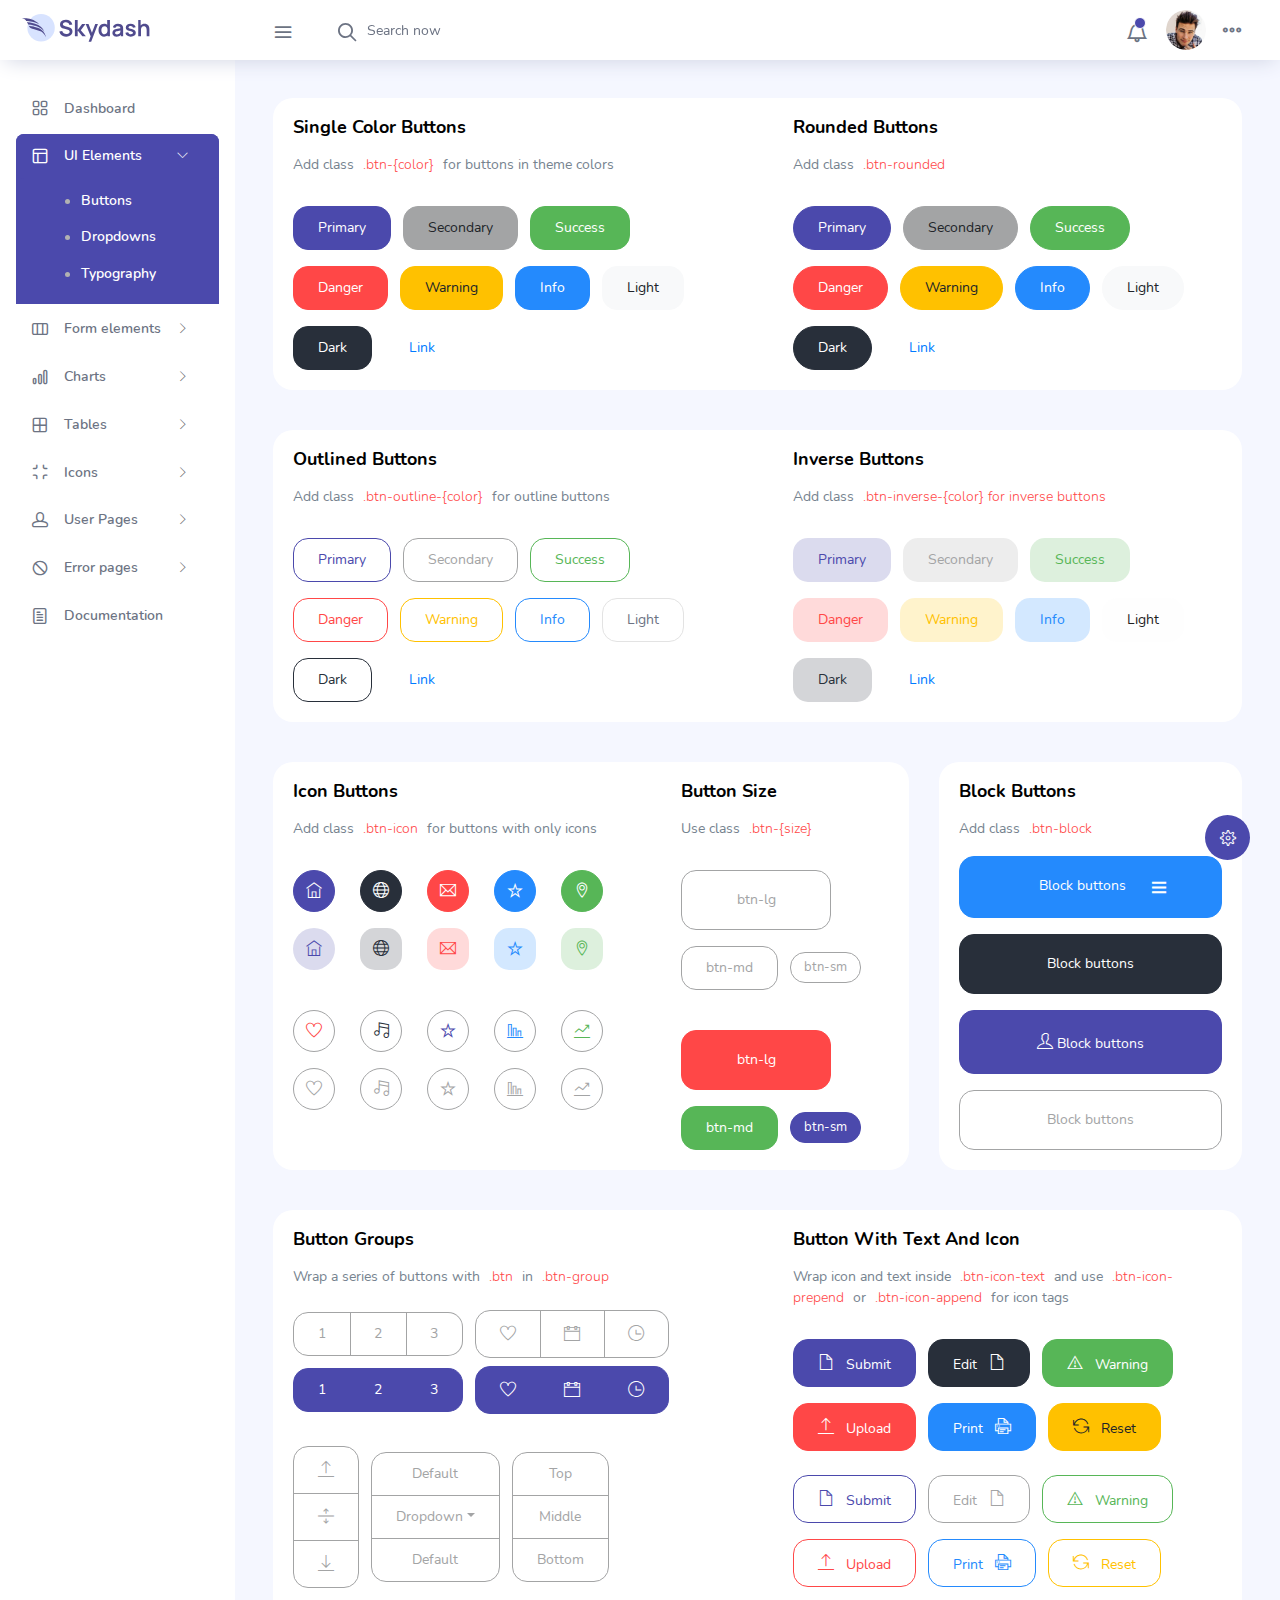
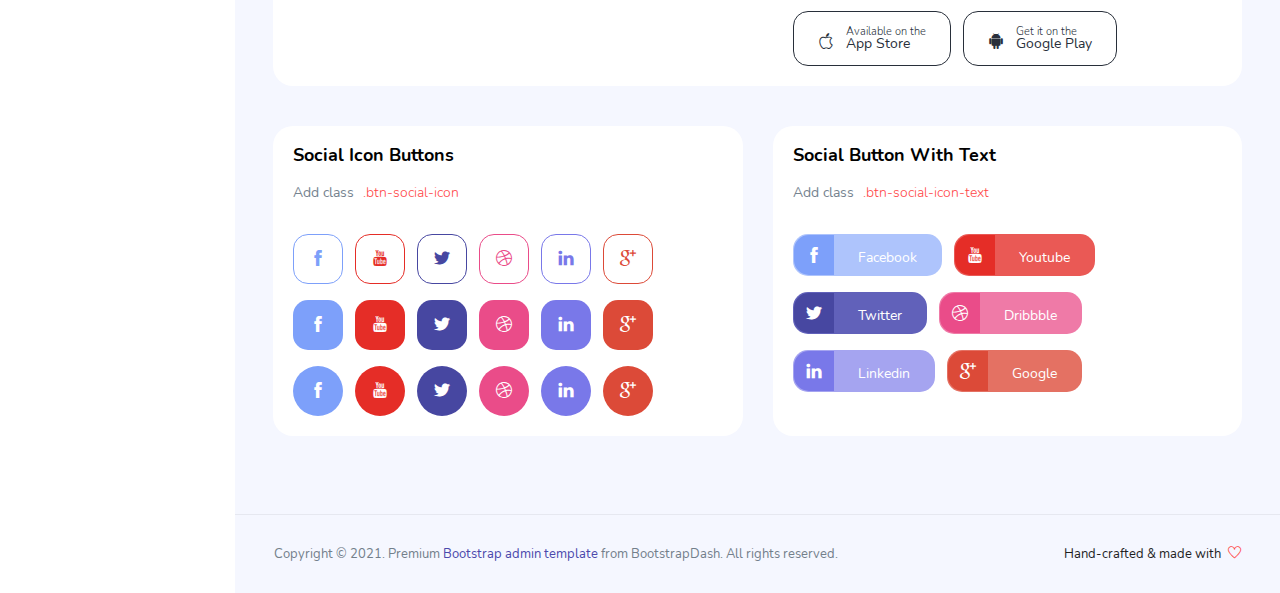
<file: wwwroot/skydash/pages/ui-features/buttons.html>
<!DOCTYPE html>
<html lang="en">


<!-- Mirrored from themewagon.github.io/skydash/pages/ui-features/buttons.html by HTTrack Website Copier/3.x [XR&CO'2014], Wed, 04 Oct 2023 07:31:15 GMT -->
<!-- Added by HTTrack --><meta http-equiv="content-type" content="text/html;charset=utf-8" /><!-- /Added by HTTrack -->
<head>
  <!-- Required meta tags -->
  <meta charset="utf-8">
  <meta name="viewport" content="width=device-width, initial-scale=1, shrink-to-fit=no">
  <title>Skydash Admin</title>
  <!-- plugins:css -->
  <link rel="stylesheet" href="../../vendors/feather/feather.css">
  <link rel="stylesheet" href="../../vendors/ti-icons/css/themify-icons.css">
  <link rel="stylesheet" href="../../vendors/css/vendor.bundle.base.css">
  <!-- endinject -->
  <!-- Plugin css for this page -->
  <!-- End plugin css for this page -->
  <!-- inject:css -->
  <link rel="stylesheet" href="../../css/vertical-layout-light/style.css">
  <!-- endinject -->
  <link rel="shortcut icon" href="../../images/favicon.png" />
</head>

<body>
  <div class="container-scroller">
    <!-- partial:../../partials/_navbar.html -->
    <nav class="navbar col-lg-12 col-12 p-0 fixed-top d-flex flex-row">
      <div class="text-center navbar-brand-wrapper d-flex align-items-center justify-content-center">
        <a class="navbar-brand brand-logo mr-5" href="../../index-2.html"><img src="../../images/logo.svg" class="mr-2" alt="logo"/></a>
        <a class="navbar-brand brand-logo-mini" href="../../index-2.html"><img src="../../images/logo-mini.svg" alt="logo"/></a>
      </div>
      <div class="navbar-menu-wrapper d-flex align-items-center justify-content-end">
        <button class="navbar-toggler navbar-toggler align-self-center" type="button" data-toggle="minimize">
          <span class="icon-menu"></span>
        </button>
        <ul class="navbar-nav mr-lg-2">
          <li class="nav-item nav-search d-none d-lg-block">
            <div class="input-group">
              <div class="input-group-prepend hover-cursor" id="navbar-search-icon">
                <span class="input-group-text" id="search">
                  <i class="icon-search"></i>
                </span>
              </div>
              <input type="text" class="form-control" id="navbar-search-input" placeholder="Search now" aria-label="search" aria-describedby="search">
            </div>
          </li>
        </ul>
        <ul class="navbar-nav navbar-nav-right">
          <li class="nav-item dropdown">
            <a class="nav-link count-indicator dropdown-toggle" id="notificationDropdown" href="#" data-toggle="dropdown">
              <i class="icon-bell mx-0"></i>
              <span class="count"></span>
            </a>
            <div class="dropdown-menu dropdown-menu-right navbar-dropdown preview-list" aria-labelledby="notificationDropdown">
              <p class="mb-0 font-weight-normal float-left dropdown-header">Notifications</p>
              <a class="dropdown-item preview-item">
                <div class="preview-thumbnail">
                  <div class="preview-icon bg-success">
                    <i class="ti-info-alt mx-0"></i>
                  </div>
                </div>
                <div class="preview-item-content">
                  <h6 class="preview-subject font-weight-normal">Application Error</h6>
                  <p class="font-weight-light small-text mb-0 text-muted">
                    Just now
                  </p>
                </div>
              </a>
              <a class="dropdown-item preview-item">
                <div class="preview-thumbnail">
                  <div class="preview-icon bg-warning">
                    <i class="ti-settings mx-0"></i>
                  </div>
                </div>
                <div class="preview-item-content">
                  <h6 class="preview-subject font-weight-normal">Settings</h6>
                  <p class="font-weight-light small-text mb-0 text-muted">
                    Private message
                  </p>
                </div>
              </a>
              <a class="dropdown-item preview-item">
                <div class="preview-thumbnail">
                  <div class="preview-icon bg-info">
                    <i class="ti-user mx-0"></i>
                  </div>
                </div>
                <div class="preview-item-content">
                  <h6 class="preview-subject font-weight-normal">New user registration</h6>
                  <p class="font-weight-light small-text mb-0 text-muted">
                    2 days ago
                  </p>
                </div>
              </a>
            </div>
          </li>
          <li class="nav-item nav-profile dropdown">
            <a class="nav-link dropdown-toggle" href="#" data-toggle="dropdown" id="profileDropdown">
              <img src="../../images/faces/face28.jpg" alt="profile"/>
            </a>
            <div class="dropdown-menu dropdown-menu-right navbar-dropdown" aria-labelledby="profileDropdown">
              <a class="dropdown-item">
                <i class="ti-settings text-primary"></i>
                Settings
              </a>
              <a class="dropdown-item">
                <i class="ti-power-off text-primary"></i>
                Logout
              </a>
            </div>
          </li>
          <li class="nav-item nav-settings d-none d-lg-flex">
            <a class="nav-link" href="#">
              <i class="icon-ellipsis"></i>
            </a>
          </li>
        </ul>
        <button class="navbar-toggler navbar-toggler-right d-lg-none align-self-center" type="button" data-toggle="offcanvas">
          <span class="icon-menu"></span>
        </button>
      </div>
    </nav>
    <!-- partial -->
    <div class="container-fluid page-body-wrapper">
      <!-- partial:../../partials/_settings-panel.html -->
      <div class="theme-setting-wrapper">
        <div id="settings-trigger"><i class="ti-settings"></i></div>
        <div id="theme-settings" class="settings-panel">
          <i class="settings-close ti-close"></i>
          <p class="settings-heading">SIDEBAR SKINS</p>
          <div class="sidebar-bg-options selected" id="sidebar-light-theme"><div class="img-ss rounded-circle bg-light border mr-3"></div>Light</div>
          <div class="sidebar-bg-options" id="sidebar-dark-theme"><div class="img-ss rounded-circle bg-dark border mr-3"></div>Dark</div>
          <p class="settings-heading mt-2">HEADER SKINS</p>
          <div class="color-tiles mx-0 px-4">
            <div class="tiles success"></div>
            <div class="tiles warning"></div>
            <div class="tiles danger"></div>
            <div class="tiles info"></div>
            <div class="tiles dark"></div>
            <div class="tiles default"></div>
          </div>
        </div>
      </div>
      <div id="right-sidebar" class="settings-panel">
        <i class="settings-close ti-close"></i>
        <ul class="nav nav-tabs border-top" id="setting-panel" role="tablist">
          <li class="nav-item">
            <a class="nav-link active" id="todo-tab" data-toggle="tab" href="#todo-section" role="tab" aria-controls="todo-section" aria-expanded="true">TO DO LIST</a>
          </li>
          <li class="nav-item">
            <a class="nav-link" id="chats-tab" data-toggle="tab" href="#chats-section" role="tab" aria-controls="chats-section">CHATS</a>
          </li>
        </ul>
        <div class="tab-content" id="setting-content">
          <div class="tab-pane fade show active scroll-wrapper" id="todo-section" role="tabpanel" aria-labelledby="todo-section">
            <div class="add-items d-flex px-3 mb-0">
              <form class="form w-100">
                <div class="form-group d-flex">
                  <input type="text" class="form-control todo-list-input" placeholder="Add To-do">
                  <button type="submit" class="add btn btn-primary todo-list-add-btn" id="add-task">Add</button>
                </div>
              </form>
            </div>
            <div class="list-wrapper px-3">
              <ul class="d-flex flex-column-reverse todo-list">
                <li>
                  <div class="form-check">
                    <label class="form-check-label">
                      <input class="checkbox" type="checkbox">
                      Team review meeting at 3.00 PM
                    </label>
                  </div>
                  <i class="remove ti-close"></i>
                </li>
                <li>
                  <div class="form-check">
                    <label class="form-check-label">
                      <input class="checkbox" type="checkbox">
                      Prepare for presentation
                    </label>
                  </div>
                  <i class="remove ti-close"></i>
                </li>
                <li>
                  <div class="form-check">
                    <label class="form-check-label">
                      <input class="checkbox" type="checkbox">
                      Resolve all the low priority tickets due today
                    </label>
                  </div>
                  <i class="remove ti-close"></i>
                </li>
                <li class="completed">
                  <div class="form-check">
                    <label class="form-check-label">
                      <input class="checkbox" type="checkbox" checked>
                      Schedule meeting for next week
                    </label>
                  </div>
                  <i class="remove ti-close"></i>
                </li>
                <li class="completed">
                  <div class="form-check">
                    <label class="form-check-label">
                      <input class="checkbox" type="checkbox" checked>
                      Project review
                    </label>
                  </div>
                  <i class="remove ti-close"></i>
                </li>
              </ul>
            </div>
            <h4 class="px-3 text-muted mt-5 font-weight-light mb-0">Events</h4>
            <div class="events pt-4 px-3">
              <div class="wrapper d-flex mb-2">
                <i class="ti-control-record text-primary mr-2"></i>
                <span>Feb 11 2018</span>
              </div>
              <p class="mb-0 font-weight-thin text-gray">Creating component page build a js</p>
              <p class="text-gray mb-0">The total number of sessions</p>
            </div>
            <div class="events pt-4 px-3">
              <div class="wrapper d-flex mb-2">
                <i class="ti-control-record text-primary mr-2"></i>
                <span>Feb 7 2018</span>
              </div>
              <p class="mb-0 font-weight-thin text-gray">Meeting with Alisa</p>
              <p class="text-gray mb-0 ">Call Sarah Graves</p>
            </div>
          </div>
          <!-- To do section tab ends -->
          <div class="tab-pane fade" id="chats-section" role="tabpanel" aria-labelledby="chats-section">
            <div class="d-flex align-items-center justify-content-between border-bottom">
              <p class="settings-heading border-top-0 mb-3 pl-3 pt-0 border-bottom-0 pb-0">Friends</p>
              <small class="settings-heading border-top-0 mb-3 pt-0 border-bottom-0 pb-0 pr-3 font-weight-normal">See All</small>
            </div>
            <ul class="chat-list">
              <li class="list active">
                <div class="profile"><img src="../../images/faces/face1.jpg" alt="image"><span class="online"></span></div>
                <div class="info">
                  <p>Thomas Douglas</p>
                  <p>Available</p>
                </div>
                <small class="text-muted my-auto">19 min</small>
              </li>
              <li class="list">
                <div class="profile"><img src="../../images/faces/face2.jpg" alt="image"><span class="offline"></span></div>
                <div class="info">
                  <div class="wrapper d-flex">
                    <p>Catherine</p>
                  </div>
                  <p>Away</p>
                </div>
                <div class="badge badge-success badge-pill my-auto mx-2">4</div>
                <small class="text-muted my-auto">23 min</small>
              </li>
              <li class="list">
                <div class="profile"><img src="../../images/faces/face3.jpg" alt="image"><span class="online"></span></div>
                <div class="info">
                  <p>Daniel Russell</p>
                  <p>Available</p>
                </div>
                <small class="text-muted my-auto">14 min</small>
              </li>
              <li class="list">
                <div class="profile"><img src="../../images/faces/face4.jpg" alt="image"><span class="offline"></span></div>
                <div class="info">
                  <p>James Richardson</p>
                  <p>Away</p>
                </div>
                <small class="text-muted my-auto">2 min</small>
              </li>
              <li class="list">
                <div class="profile"><img src="../../images/faces/face5.jpg" alt="image"><span class="online"></span></div>
                <div class="info">
                  <p>Madeline Kennedy</p>
                  <p>Available</p>
                </div>
                <small class="text-muted my-auto">5 min</small>
              </li>
              <li class="list">
                <div class="profile"><img src="../../images/faces/face6.jpg" alt="image"><span class="online"></span></div>
                <div class="info">
                  <p>Sarah Graves</p>
                  <p>Available</p>
                </div>
                <small class="text-muted my-auto">47 min</small>
              </li>
            </ul>
          </div>
          <!-- chat tab ends -->
        </div>
      </div>
      <!-- partial -->
      <!-- partial:../../partials/_sidebar.html -->
      <nav class="sidebar sidebar-offcanvas" id="sidebar">
        <ul class="nav">
          <li class="nav-item">
            <a class="nav-link" href="../../index-2.html">
              <i class="icon-grid menu-icon"></i>
              <span class="menu-title">Dashboard</span>
            </a>
          </li>
          <li class="nav-item">
            <a class="nav-link" data-toggle="collapse" href="#ui-basic" aria-expanded="false" aria-controls="ui-basic">
              <i class="icon-layout menu-icon"></i>
              <span class="menu-title">UI Elements</span>
              <i class="menu-arrow"></i>
            </a>
            <div class="collapse" id="ui-basic">
              <ul class="nav flex-column sub-menu">
                <li class="nav-item"> <a class="nav-link" href="buttons.html">Buttons</a></li>
                <li class="nav-item"> <a class="nav-link" href="dropdowns.html">Dropdowns</a></li>
                <li class="nav-item"> <a class="nav-link" href="typography.html">Typography</a></li>
              </ul>
            </div>
          </li>
          <li class="nav-item">
            <a class="nav-link" data-toggle="collapse" href="#form-elements" aria-expanded="false" aria-controls="form-elements">
              <i class="icon-columns menu-icon"></i>
              <span class="menu-title">Form elements</span>
              <i class="menu-arrow"></i>
            </a>
            <div class="collapse" id="form-elements">
              <ul class="nav flex-column sub-menu">
                <li class="nav-item"><a class="nav-link" href="../forms/basic_elements.html">Basic Elements</a></li>
              </ul>
            </div>
          </li>
          <li class="nav-item">
            <a class="nav-link" data-toggle="collapse" href="#charts" aria-expanded="false" aria-controls="charts">
              <i class="icon-bar-graph menu-icon"></i>
              <span class="menu-title">Charts</span>
              <i class="menu-arrow"></i>
            </a>
            <div class="collapse" id="charts">
              <ul class="nav flex-column sub-menu">
                <li class="nav-item"> <a class="nav-link" href="../charts/chartjs.html">ChartJs</a></li>
              </ul>
            </div>
          </li>
          <li class="nav-item">
            <a class="nav-link" data-toggle="collapse" href="#tables" aria-expanded="false" aria-controls="tables">
              <i class="icon-grid-2 menu-icon"></i>
              <span class="menu-title">Tables</span>
              <i class="menu-arrow"></i>
            </a>
            <div class="collapse" id="tables">
              <ul class="nav flex-column sub-menu">
                <li class="nav-item"> <a class="nav-link" href="../tables/basic-table.html">Basic table</a></li>
              </ul>
            </div>
          </li>
          <li class="nav-item">
            <a class="nav-link" data-toggle="collapse" href="#icons" aria-expanded="false" aria-controls="icons">
              <i class="icon-contract menu-icon"></i>
              <span class="menu-title">Icons</span>
              <i class="menu-arrow"></i>
            </a>
            <div class="collapse" id="icons">
              <ul class="nav flex-column sub-menu">
                <li class="nav-item"> <a class="nav-link" href="../icons/mdi.html">Mdi icons</a></li>
              </ul>
            </div>
          </li>
          <li class="nav-item">
            <a class="nav-link" data-toggle="collapse" href="#auth" aria-expanded="false" aria-controls="auth">
              <i class="icon-head menu-icon"></i>
              <span class="menu-title">User Pages</span>
              <i class="menu-arrow"></i>
            </a>
            <div class="collapse" id="auth">
              <ul class="nav flex-column sub-menu">
                <li class="nav-item"> <a class="nav-link" href="../samples/login.html"> Login </a></li>
                <li class="nav-item"> <a class="nav-link" href="../samples/register.html"> Register </a></li>
              </ul>
            </div>
          </li>
          <li class="nav-item">
            <a class="nav-link" data-toggle="collapse" href="#error" aria-expanded="false" aria-controls="error">
              <i class="icon-ban menu-icon"></i>
              <span class="menu-title">Error pages</span>
              <i class="menu-arrow"></i>
            </a>
            <div class="collapse" id="error">
              <ul class="nav flex-column sub-menu">
                <li class="nav-item"> <a class="nav-link" href="../samples/error-404.html"> 404 </a></li>
                <li class="nav-item"> <a class="nav-link" href="../samples/error-500.html"> 500 </a></li>
              </ul>
            </div>
          </li>
          <li class="nav-item">
            <a class="nav-link" href="../documentation/documentation.html">
              <i class="icon-paper menu-icon"></i>
              <span class="menu-title">Documentation</span>
            </a>
          </li>
        </ul>
      </nav>
      <!-- partial -->
      <div class="main-panel">          
        <div class="content-wrapper">
          <div class="row">
            <div class="col-12 grid-margin stretch-card">
              <div class="card">
                <div class="row">
                  <div class="col-md-6">
                    <div class="card-body">
                      <h4 class="card-title">Single color buttons</h4>
                      <p class="card-description">Add class <code>.btn-{color}</code> for buttons in theme colors</p>
                      <div class="template-demo">
                        <button type="button" class="btn btn-primary">Primary</button>
                        <button type="button" class="btn btn-secondary">Secondary</button>
                        <button type="button" class="btn btn-success">Success</button>
                        <button type="button" class="btn btn-danger">Danger</button>
                        <button type="button" class="btn btn-warning">Warning</button>
                        <button type="button" class="btn btn-info">Info</button>
                        <button type="button" class="btn btn-light">Light</button>
                        <button type="button" class="btn btn-dark">Dark</button>
                        <button type="button" class="btn btn-link">Link</button>
                      </div>
                    </div>
                  </div>
                  <div class="col-md-6">
                    <div class="card-body">
                      <h4 class="card-title">Rounded buttons</h4>
                      <p class="card-description">Add class <code>.btn-rounded</code></p>
                      <div class="template-demo">
                        <button type="button" class="btn btn-primary btn-rounded btn-fw">Primary</button>
                        <button type="button" class="btn btn-secondary btn-rounded btn-fw">Secondary</button>
                        <button type="button" class="btn btn-success btn-rounded btn-fw">Success</button>
                        <button type="button" class="btn btn-danger btn-rounded btn-fw">Danger</button>
                        <button type="button" class="btn btn-warning btn-rounded btn-fw">Warning</button>
                        <button type="button" class="btn btn-info btn-rounded btn-fw">Info</button>
                        <button type="button" class="btn btn-light btn-rounded btn-fw">Light</button>
                        <button type="button" class="btn btn-dark btn-rounded btn-fw">Dark</button>
                        <button type="button" class="btn btn-link btn-rounded btn-fw">Link</button>
                      </div>
                    </div>
                  </div>
                </div>
              </div>
            </div>
            <div class="col-12 grid-margin stretch-card">
              <div class="card">
                <div class="row">
                  <div class="col-md-6">
                    <div class="card-body">
                      <h4 class="card-title">Outlined buttons</h4>
                      <p class="card-description">Add class <code>.btn-outline-{color}</code> for outline buttons</p>
                      <div class="template-demo">
                        <button type="button" class="btn btn-outline-primary btn-fw">Primary</button>
                        <button type="button" class="btn btn-outline-secondary btn-fw">Secondary</button>
                        <button type="button" class="btn btn-outline-success btn-fw">Success</button>
                        <button type="button" class="btn btn-outline-danger btn-fw">Danger</button>
                        <button type="button" class="btn btn-outline-warning btn-fw">Warning</button>
                        <button type="button" class="btn btn-outline-info btn-fw">Info</button>
                        <button type="button" class="btn btn-outline-light btn-fw">Light</button>
                        <button type="button" class="btn btn-outline-dark btn-fw">Dark</button>
                        <button type="button" class="btn btn-link btn-fw">Link</button>
                      </div>
                    </div>
                  </div>
                  <div class="col-md-6">
                    <div class="card-body">
                      <h4 class="card-title">Inverse buttons</h4>
                      <p class="card-description">Add class <code>.btn-inverse-{color} for inverse buttons</code></p>
                      <div class="template-demo">
                        <button type="button" class="btn btn-inverse-primary btn-fw">Primary</button>
                        <button type="button" class="btn btn-inverse-secondary btn-fw">Secondary</button>
                        <button type="button" class="btn btn-inverse-success btn-fw">Success</button>
                        <button type="button" class="btn btn-inverse-danger btn-fw">Danger</button>
                        <button type="button" class="btn btn-inverse-warning btn-fw">Warning</button>
                        <button type="button" class="btn btn-inverse-info btn-fw">Info</button>
                        <button type="button" class="btn btn-inverse-light btn-fw">Light</button>
                        <button type="button" class="btn btn-inverse-dark btn-fw">Dark</button>
                        <button type="button" class="btn btn-link btn-fw">Link</button>
                      </div>
                    </div>
                  </div>
                </div>
              </div>
            </div>
            <div class="col-md-8 grid-margin stretch-card">
              <div class="card">
                <div class="row">
                  <div class="col-md-7">
                    <div class="card-body">
                    <h4 class="card-title">Icon Buttons</h4>
                    <p class="card-description">Add class <code>.btn-icon</code> for buttons with only icons</p>
                    <div class="template-demo d-flex justify-content-between flex-nowrap">
                      <button type="button" class="btn btn-primary btn-rounded btn-icon">
                        <i class="ti-home"></i>
                      </button>
                      <button type="button" class="btn btn-dark btn-rounded btn-icon">
                        <i class="ti-world"></i>
                      </button>
                      <button type="button" class="btn btn-danger btn-rounded btn-icon">
                        <i class="ti-email"></i>
                      </button>
                      <button type="button" class="btn btn-info btn-rounded btn-icon">
                        <i class="ti-star"></i>
                      </button>
                      <button type="button" class="btn btn-success btn-rounded btn-icon">
                        <i class="ti-location-pin"></i>
                      </button>
                    </div>
                    <div class="template-demo d-flex justify-content-between flex-nowrap">
                      <button type="button" class="btn btn-inverse-primary btn-rounded btn-icon">
                        <i class="ti-home"></i>
                      </button>
                      <button type="button" class="btn btn-inverse-dark btn-icon">
                        <i class="ti-world"></i>
                      </button>
                      <button type="button" class="btn btn-inverse-danger btn-icon">
                        <i class="ti-email"></i>
                      </button>
                      <button type="button" class="btn btn-inverse-info btn-icon">
                        <i class="ti-star"></i>
                      </button>
                      <button type="button" class="btn btn-inverse-success btn-icon">
                        <i class="ti-location-pin"></i>
                      </button>
                    </div>
                    <div class="template-demo d-flex justify-content-between flex-nowrap mt-4">
                      <button type="button" class="btn btn-outline-secondary btn-rounded btn-icon">
                        <i class="ti-heart text-danger"></i>
                      </button>
                      <button type="button" class="btn btn-outline-secondary btn-rounded btn-icon">
                        <i class="ti-music-alt text-dark"></i>
                      </button>
                      <button type="button" class="btn btn-outline-secondary btn-rounded btn-icon">
                        <i class="ti-star text-primary"></i>
                      </button>
                      <button type="button" class="btn btn-outline-secondary btn-rounded btn-icon">
                        <i class="ti-bar-chart-alt text-info"></i>                          
                      </button>
                      <button type="button" class="btn btn-outline-secondary btn-rounded btn-icon">
                        <i class="ti-stats-up text-success"></i>                          
                      </button>
                    </div>
                    <div class="template-demo d-flex justify-content-between flex-nowrap">
                      <button type="button" class="btn btn-outline-secondary btn-rounded btn-icon">
                        <i class="ti-heart"></i>
                      </button>
                      <button type="button" class="btn btn-outline-secondary btn-rounded btn-icon">
                        <i class="ti-music-alt"></i>
                      </button>
                      <button type="button" class="btn btn-outline-secondary btn-rounded btn-icon">
                        <i class="ti-star"></i>
                      </button>
                      <button type="button" class="btn btn-outline-secondary btn-rounded btn-icon">
                        <i class="ti-bar-chart-alt"></i>                          
                      </button>
                      <button type="button" class="btn btn-outline-secondary btn-rounded btn-icon">
                        <i class="ti-stats-up"></i>                          
                      </button>
                    </div>
                  </div>
                  </div> 
                  <div class="col-md-5">
                    <div class="card-body">
                      <h4 class="card-title">Button Size</h4>
                      <p class="card-description">Use class <code>.btn-{size}</code></p>
                      <div class="template-demo">
                        <button type="button" class="btn btn-outline-secondary btn-lg">btn-lg</button>
                        <button type="button" class="btn btn-outline-secondary btn-md">btn-md</button>
                        <button type="button" class="btn btn-outline-secondary btn-sm">btn-sm</button>
                      </div>
                      <div class="template-demo mt-4">
                        <button type="button" class="btn btn-danger btn-lg">btn-lg</button>
                        <button type="button" class="btn btn-success btn-md">btn-md</button>
                        <button type="button" class="btn btn-primary btn-sm">btn-sm</button>
                      </div>
                    </div>
                  </div>
                </div>
              </div>
            </div>
            <div class="col-md-4 grid-margin stretch-card">
              <div class="card">
                <div class="card-body">
                  <h4 class="card-title">Block buttons</h4>
                  <p class="card-description">Add class <code>.btn-block</code></p>
                  <div class="template-demo">
                    <button type="button" class="btn btn-info btn-lg btn-block">Block buttons
                      <i class="ti-menu float-right"></i>
                    </button>
                    <button type="button" class="btn btn-dark btn-lg btn-block">Block buttons</button>
                    <button type="button" class="btn btn-primary btn-lg btn-block">
                      <i class="ti-user"></i>                      
                      Block buttons
                    </button>
                    <button type="button" class="btn btn-outline-secondary btn-lg btn-block">Block buttons</button>
                  </div>
                </div>
              </div>
            </div>
            <div class="col-12 grid-margin">
              <div class="card">
                <div class="row">
                  <div class="col-md-6">
                    <div class="card-body">
                      <h4 class="card-title">Button groups</h4>
                      <p class="card-description">Wrap a series of buttons with <code>.btn</code> 
                        in <code>.btn-group</code></p>
                      <div class="template-demo">
                        <div class="btn-group" role="group" aria-label="Basic example">
                          <button type="button" class="btn btn-outline-secondary">1</button>
                          <button type="button" class="btn btn-outline-secondary">2</button>
                          <button type="button" class="btn btn-outline-secondary">3</button>
                        </div>
                        <div class="btn-group" role="group" aria-label="Basic example">
                          <button type="button" class="btn btn-outline-secondary">
                            <i class="ti-heart"></i>
                          </button>
                          <button type="button" class="btn btn-outline-secondary">
                            <i class="ti-calendar"></i>
                          </button>
                          <button type="button" class="btn btn-outline-secondary">
                            <i class="ti-time"></i>
                          </button>
                        </div>
                      </div>
                      <div class="template-demo">
                        <div class="btn-group" role="group" aria-label="Basic example">
                          <button type="button" class="btn btn-primary">1</button>
                          <button type="button" class="btn btn-primary">2</button>
                          <button type="button" class="btn btn-primary">3</button>
                        </div>
                        <div class="btn-group" role="group" aria-label="Basic example">
                          <button type="button" class="btn btn-primary">
                            <i class="ti-heart"></i>
                          </button>
                          <button type="button" class="btn btn-primary">
                            <i class="ti-calendar"></i>
                          </button>
                          <button type="button" class="btn btn-primary">
                            <i class="ti-time"></i>
                          </button>
                        </div>
                      </div>
                      <div class="template-demo mt-4">
                        <div class="btn-group-vertical" role="group" aria-label="Basic example">
                          <button type="button" class="btn btn-outline-secondary">
                            <i class="ti-upload"></i>
                          </button>
                          <button type="button" class="btn btn-outline-secondary">
                            <i class="ti-split-v"></i>
                          </button>
                          <button type="button" class="btn btn-outline-secondary">
                            <i class="ti-download"></i>
                          </button>
                        </div>
                        <div class="btn-group-vertical" role="group" aria-label="Basic example">
                          <button type="button" class="btn btn-outline-secondary">Default</button>
                          <div class="btn-group">
                            <button type="button" class="btn btn-outline-secondary dropdown-toggle" data-toggle="dropdown">Dropdown</button>
                            <div class="dropdown-menu">
                              <a class="dropdown-item">Go back</a>
                              <a class="dropdown-item">Delete</a>
                              <a class="dropdown-item">Swap</a>
                            </div>                          
                          </div>
                          <button type="button" class="btn btn-outline-secondary">Default</button>
                        </div>
                        <div class="btn-group-vertical" role="group" aria-label="Basic example">
                          <button type="button" class="btn btn-outline-secondary">Top</button>
                          <button type="button" class="btn btn-outline-secondary">Middle</button>                          
                          <button type="button" class="btn btn-outline-secondary">Bottom</button>
                        </div>
                      </div>
                    </div>
                  </div>
                  <div class="col-md-6">
                    <div class="card-body">
                      <h4 class="card-title">Button with text and icon</h4>
                      <p class="card-description">Wrap icon and text inside <code>.btn-icon-text</code> and use <code>.btn-icon-prepend</code> 
                        or <code>.btn-icon-append</code> for icon tags</p>
                      <div class="template-demo">
                        <button type="button" class="btn btn-primary btn-icon-text">
                          <i class="ti-file btn-icon-prepend"></i>
                          Submit
                        </button>
                        <button type="button" class="btn btn-dark btn-icon-text">
                          Edit
                          <i class="ti-file btn-icon-append"></i>                          
                        </button>
                        <button type="button" class="btn btn-success btn-icon-text">
                          <i class="ti-alert btn-icon-prepend"></i>                                                    
                          Warning
                        </button>
                      </div>
                      <div class="template-demo">
                        <button type="button" class="btn btn-danger btn-icon-text">
                          <i class="ti-upload btn-icon-prepend"></i>                                                    
                          Upload
                        </button>
                        <button type="button" class="btn btn-info btn-icon-text">
                          Print
                          <i class="ti-printer btn-icon-append"></i>                                                                              
                        </button>
                        <button type="button" class="btn btn-warning btn-icon-text">
                          <i class="ti-reload btn-icon-prepend"></i>                                                    
                          Reset
                        </button>
                      </div>
                      <div class="template-demo mt-2">
                        <button type="button" class="btn btn-outline-primary btn-icon-text">
                          <i class="ti-file btn-icon-prepend"></i>
                          Submit
                        </button>
                        <button type="button" class="btn btn-outline-secondary btn-icon-text">
                          Edit
                          <i class="ti-file btn-icon-append"></i>                          
                        </button>
                        <button type="button" class="btn btn-outline-success btn-icon-text">
                          <i class="ti-alert btn-icon-prepend"></i>                                                    
                          Warning
                        </button>
                      </div>
                      <div class="template-demo">
                        <button type="button" class="btn btn-outline-danger btn-icon-text">
                          <i class="ti-upload btn-icon-prepend"></i>                                                    
                          Upload
                        </button>
                        <button type="button" class="btn btn-outline-info btn-icon-text">
                          Print
                          <i class="ti-printer btn-icon-append"></i>                                                                              
                        </button>
                        <button type="button" class="btn btn-outline-warning btn-icon-text">
                          <i class="ti-reload btn-icon-prepend"></i>                                                    
                          Reset
                        </button>
                      </div>
                      <div class="template-demo mt-2">
                        <button class="btn btn-outline-dark btn-icon-text">
                          <i class="ti-apple btn-icon-prepend"></i>
                          <span class="d-inline-block text-left">
                            <small class="font-weight-light d-block">Available on the</small>
                            App Store
                          </span>
                        </button>
                        <button class="btn btn-outline-dark btn-icon-text">
                          <i class="ti-android btn-icon-prepend"></i>
                          <span class="d-inline-block text-left">
                            <small class="font-weight-light d-block">Get it on the</small>
                            Google Play
                          </span>
                        </button>
                      </div>
                    </div>
                  </div>
                </div>
              </div>
            </div>
            <div class="col-md-6 grid-margin stretch-card">
              <div class="card">
                <div class="card-body">
                  <h4 class="card-title">Social Icon Buttons</h4>
                  <p class="card-description">Add class <code>.btn-social-icon</code></p>
                  <div class="template-demo">
                    <button type="button" class="btn btn-social-icon btn-outline-facebook"><i class="ti-facebook"></i></button>
                    <button type="button" class="btn btn-social-icon btn-outline-youtube"><i class="ti-youtube"></i></button>                                        
                    <button type="button" class="btn btn-social-icon btn-outline-twitter"><i class="ti-twitter-alt"></i></button>
                    <button type="button" class="btn btn-social-icon btn-outline-dribbble"><i class="ti-dribbble"></i></button>
                    <button type="button" class="btn btn-social-icon btn-outline-linkedin"><i class="ti-linkedin"></i></button>
                    <button type="button" class="btn btn-social-icon btn-outline-google"><i class="ti-google"></i></button>
                  </div>
                  <div class="template-demo">
                    <button type="button" class="btn btn-social-icon btn-facebook"><i class="ti-facebook"></i></button>
                    <button type="button" class="btn btn-social-icon btn-youtube"><i class="ti-youtube"></i></button>                                        
                    <button type="button" class="btn btn-social-icon btn-twitter"><i class="ti-twitter-alt"></i></button>
                    <button type="button" class="btn btn-social-icon btn-dribbble"><i class="ti-dribbble"></i></button>
                    <button type="button" class="btn btn-social-icon btn-linkedin"><i class="ti-linkedin"></i></button>
                    <button type="button" class="btn btn-social-icon btn-google"><i class="ti-google"></i></button>
                  </div>
                  <div class="template-demo">
                    <button type="button" class="btn btn-social-icon btn-facebook btn-rounded"><i class="ti-facebook"></i></button>
                    <button type="button" class="btn btn-social-icon btn-youtube btn-rounded"><i class="ti-youtube"></i></button>                                        
                    <button type="button" class="btn btn-social-icon btn-twitter btn-rounded"><i class="ti-twitter-alt"></i></button>
                    <button type="button" class="btn btn-social-icon btn-dribbble btn-rounded"><i class="ti-dribbble"></i></button>
                    <button type="button" class="btn btn-social-icon btn-linkedin btn-rounded"><i class="ti-linkedin"></i></button>
                    <button type="button" class="btn btn-social-icon btn-google btn-rounded"><i class="ti-google"></i></button>
                  </div>
                </div>
              </div>
            </div>
            <div class="col-md-6 grid-margin stretch-card">
              <div class="card">
                <div class="card-body">
                  <h4 class="card-title">Social button with text</h4>
                  <p class="card-description">Add class <code>.btn-social-icon-text</code></p>
                  <div class="template-demo">
                    <button type="button" class="btn btn-social-icon-text btn-facebook"><i class="ti-facebook"></i>Facebook</button>
                    <button type="button" class="btn btn-social-icon-text btn-youtube"><i class="ti-youtube"></i>Youtube</button>                                        
                    <button type="button" class="btn btn-social-icon-text btn-twitter"><i class="ti-twitter-alt"></i>Twitter</button>
                    <button type="button" class="btn btn-social-icon-text btn-dribbble"><i class="ti-dribbble"></i>Dribbble</button>
                    <button type="button" class="btn btn-social-icon-text btn-linkedin"><i class="ti-linkedin"></i>Linkedin</button>
                    <button type="button" class="btn btn-social-icon-text btn-google"><i class="ti-google"></i>Google</button>
                  </div>
                </div>
              </div>
            </div>
          </div>
        </div>
        <!-- content-wrapper ends -->
        <!-- partial:../../partials/_footer.html -->
        <footer class="footer">
          <div class="d-sm-flex justify-content-center justify-content-sm-between">
            <span class="text-muted text-center text-sm-left d-block d-sm-inline-block">Copyright © 2021.  Premium <a href="https://www.bootstrapdash.com/" target="_blank">Bootstrap admin template</a> from BootstrapDash. All rights reserved.</span>
            <span class="float-none float-sm-right d-block mt-1 mt-sm-0 text-center">Hand-crafted & made with <i class="ti-heart text-danger ml-1"></i></span>
          </div>
        </footer>
        <!-- partial -->
      </div>
      <!-- main-panel ends -->
    </div>
    <!-- page-body-wrapper ends -->
  </div>
  <!-- container-scroller -->
  <!-- plugins:js -->
  <script src="../../vendors/js/vendor.bundle.base.js"></script>
  <!-- endinject -->
  <!-- Plugin js for this page -->
  <!-- End plugin js for this page -->
  <!-- inject:js -->
  <script src="../../js/off-canvas.js"></script>
  <script src="../../js/hoverable-collapse.js"></script>
  <script src="../../js/template.js"></script>
  <script src="../../js/settings.js"></script>
  <script src="../../js/todolist.js"></script>
  <!-- endinject -->
</body>


<!-- Mirrored from themewagon.github.io/skydash/pages/ui-features/buttons.html by HTTrack Website Copier/3.x [XR&CO'2014], Wed, 04 Oct 2023 07:31:15 GMT -->
</html>
</file>
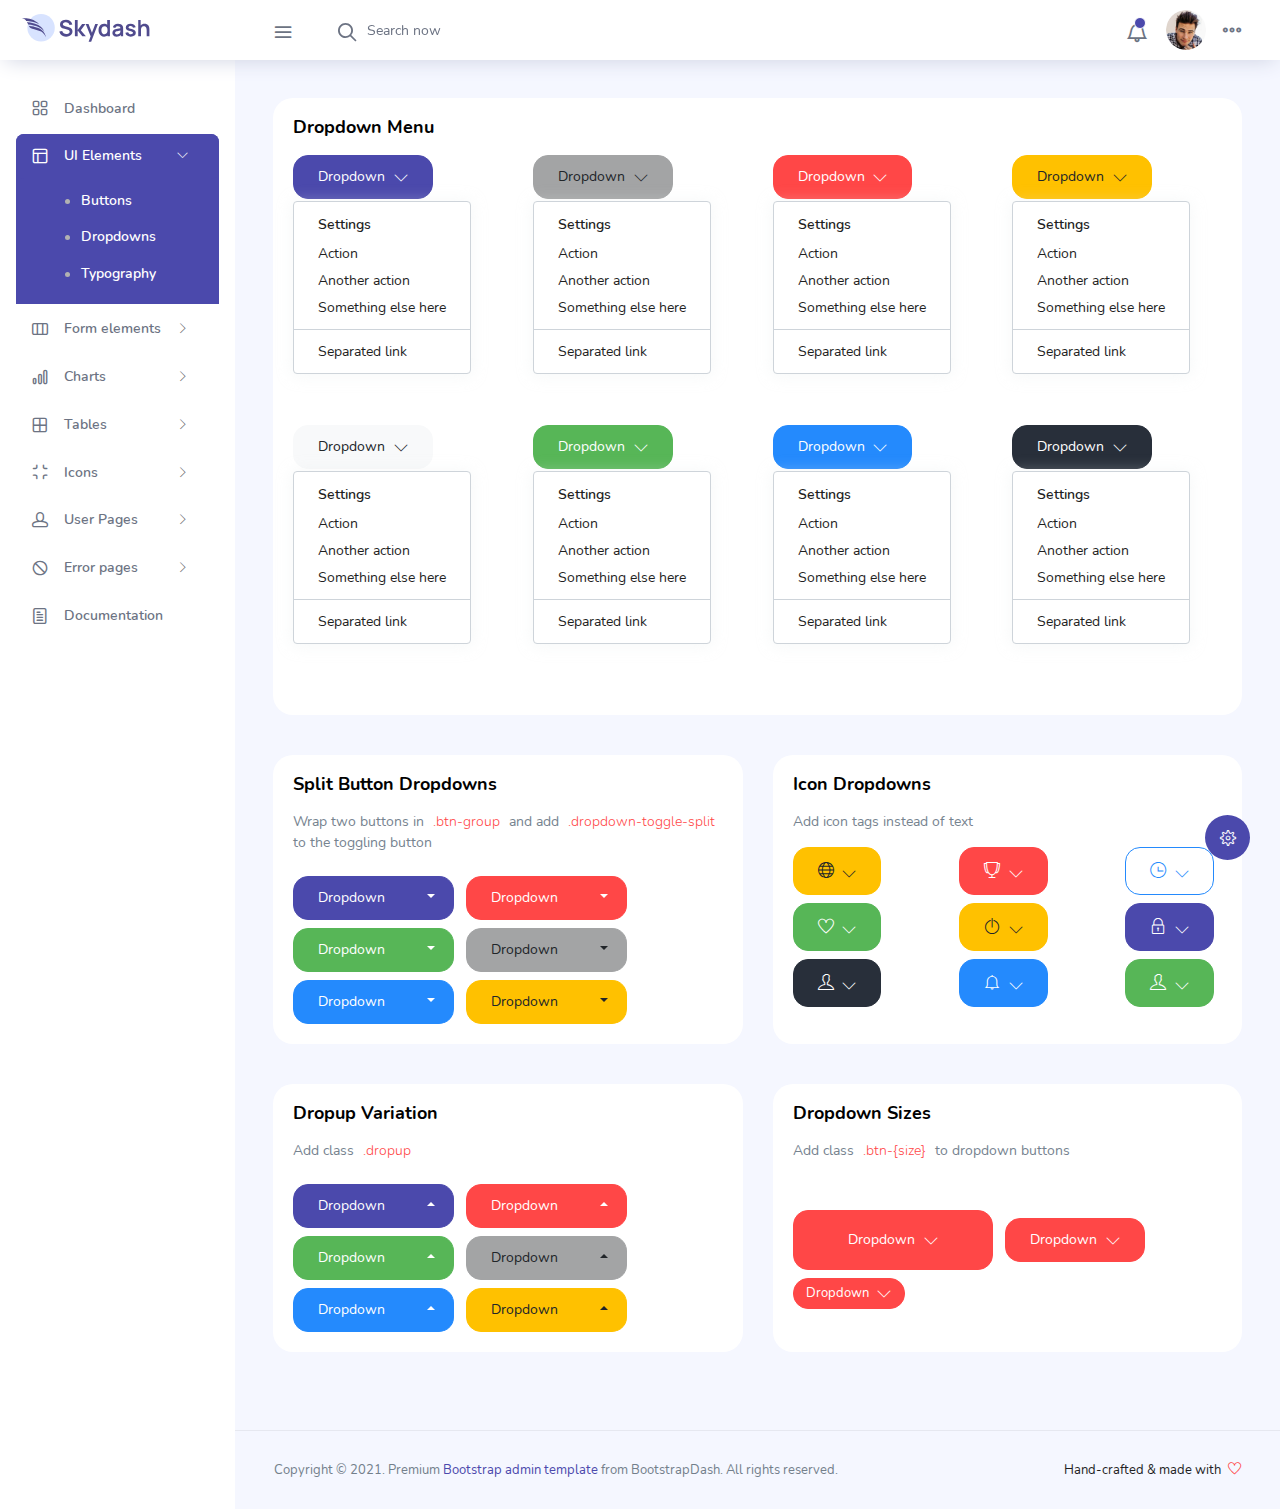
<file: wwwroot/skydash/pages/ui-features/dropdowns.html>
<!DOCTYPE html>
<html lang="en">


<!-- Mirrored from themewagon.github.io/skydash/pages/ui-features/dropdowns.html by HTTrack Website Copier/3.x [XR&CO'2014], Wed, 04 Oct 2023 07:31:15 GMT -->
<!-- Added by HTTrack --><meta http-equiv="content-type" content="text/html;charset=utf-8" /><!-- /Added by HTTrack -->
<head>
  <!-- Required meta tags -->
  <meta charset="utf-8">
  <meta name="viewport" content="width=device-width, initial-scale=1, shrink-to-fit=no">
  <title>Skydash Admin</title>
  <!-- plugins:css -->
  <link rel="stylesheet" href="../../vendors/feather/feather.css">
  <link rel="stylesheet" href="../../vendors/ti-icons/css/themify-icons.css">
  <link rel="stylesheet" href="../../vendors/css/vendor.bundle.base.css">
  <!-- endinject -->
  <!-- Plugin css for this page -->
  <!-- End plugin css for this page -->
  <!-- inject:css -->
  <link rel="stylesheet" href="../../css/vertical-layout-light/style.css">
  <!-- endinject -->
  <link rel="shortcut icon" href="../../images/favicon.png" />
</head>

<body>
  <div class="container-scroller">
    <!-- partial:../../partials/_navbar.html -->
    <nav class="navbar col-lg-12 col-12 p-0 fixed-top d-flex flex-row">
      <div class="text-center navbar-brand-wrapper d-flex align-items-center justify-content-center">
        <a class="navbar-brand brand-logo mr-5" href="../../index-2.html"><img src="../../images/logo.svg" class="mr-2" alt="logo"/></a>
        <a class="navbar-brand brand-logo-mini" href="../../index-2.html"><img src="../../images/logo-mini.svg" alt="logo"/></a>
      </div>
      <div class="navbar-menu-wrapper d-flex align-items-center justify-content-end">
        <button class="navbar-toggler navbar-toggler align-self-center" type="button" data-toggle="minimize">
          <span class="icon-menu"></span>
        </button>
        <ul class="navbar-nav mr-lg-2">
          <li class="nav-item nav-search d-none d-lg-block">
            <div class="input-group">
              <div class="input-group-prepend hover-cursor" id="navbar-search-icon">
                <span class="input-group-text" id="search">
                  <i class="icon-search"></i>
                </span>
              </div>
              <input type="text" class="form-control" id="navbar-search-input" placeholder="Search now" aria-label="search" aria-describedby="search">
            </div>
          </li>
        </ul>
        <ul class="navbar-nav navbar-nav-right">
          <li class="nav-item dropdown">
            <a class="nav-link count-indicator dropdown-toggle" id="notificationDropdown" href="#" data-toggle="dropdown">
              <i class="icon-bell mx-0"></i>
              <span class="count"></span>
            </a>
            <div class="dropdown-menu dropdown-menu-right navbar-dropdown preview-list" aria-labelledby="notificationDropdown">
              <p class="mb-0 font-weight-normal float-left dropdown-header">Notifications</p>
              <a class="dropdown-item preview-item">
                <div class="preview-thumbnail">
                  <div class="preview-icon bg-success">
                    <i class="ti-info-alt mx-0"></i>
                  </div>
                </div>
                <div class="preview-item-content">
                  <h6 class="preview-subject font-weight-normal">Application Error</h6>
                  <p class="font-weight-light small-text mb-0 text-muted">
                    Just now
                  </p>
                </div>
              </a>
              <a class="dropdown-item preview-item">
                <div class="preview-thumbnail">
                  <div class="preview-icon bg-warning">
                    <i class="ti-settings mx-0"></i>
                  </div>
                </div>
                <div class="preview-item-content">
                  <h6 class="preview-subject font-weight-normal">Settings</h6>
                  <p class="font-weight-light small-text mb-0 text-muted">
                    Private message
                  </p>
                </div>
              </a>
              <a class="dropdown-item preview-item">
                <div class="preview-thumbnail">
                  <div class="preview-icon bg-info">
                    <i class="ti-user mx-0"></i>
                  </div>
                </div>
                <div class="preview-item-content">
                  <h6 class="preview-subject font-weight-normal">New user registration</h6>
                  <p class="font-weight-light small-text mb-0 text-muted">
                    2 days ago
                  </p>
                </div>
              </a>
            </div>
          </li>
          <li class="nav-item nav-profile dropdown">
            <a class="nav-link dropdown-toggle" href="#" data-toggle="dropdown" id="profileDropdown">
              <img src="../../images/faces/face28.jpg" alt="profile"/>
            </a>
            <div class="dropdown-menu dropdown-menu-right navbar-dropdown" aria-labelledby="profileDropdown">
              <a class="dropdown-item">
                <i class="ti-settings text-primary"></i>
                Settings
              </a>
              <a class="dropdown-item">
                <i class="ti-power-off text-primary"></i>
                Logout
              </a>
            </div>
          </li>
          <li class="nav-item nav-settings d-none d-lg-flex">
            <a class="nav-link" href="#">
              <i class="icon-ellipsis"></i>
            </a>
          </li>
        </ul>
        <button class="navbar-toggler navbar-toggler-right d-lg-none align-self-center" type="button" data-toggle="offcanvas">
          <span class="icon-menu"></span>
        </button>
      </div>
    </nav>
    <!-- partial -->
    <div class="container-fluid page-body-wrapper">
      <!-- partial:../../partials/_settings-panel.html -->
      <div class="theme-setting-wrapper">
        <div id="settings-trigger"><i class="ti-settings"></i></div>
        <div id="theme-settings" class="settings-panel">
          <i class="settings-close ti-close"></i>
          <p class="settings-heading">SIDEBAR SKINS</p>
          <div class="sidebar-bg-options selected" id="sidebar-light-theme"><div class="img-ss rounded-circle bg-light border mr-3"></div>Light</div>
          <div class="sidebar-bg-options" id="sidebar-dark-theme"><div class="img-ss rounded-circle bg-dark border mr-3"></div>Dark</div>
          <p class="settings-heading mt-2">HEADER SKINS</p>
          <div class="color-tiles mx-0 px-4">
            <div class="tiles success"></div>
            <div class="tiles warning"></div>
            <div class="tiles danger"></div>
            <div class="tiles info"></div>
            <div class="tiles dark"></div>
            <div class="tiles default"></div>
          </div>
        </div>
      </div>
      <div id="right-sidebar" class="settings-panel">
        <i class="settings-close ti-close"></i>
        <ul class="nav nav-tabs border-top" id="setting-panel" role="tablist">
          <li class="nav-item">
            <a class="nav-link active" id="todo-tab" data-toggle="tab" href="#todo-section" role="tab" aria-controls="todo-section" aria-expanded="true">TO DO LIST</a>
          </li>
          <li class="nav-item">
            <a class="nav-link" id="chats-tab" data-toggle="tab" href="#chats-section" role="tab" aria-controls="chats-section">CHATS</a>
          </li>
        </ul>
        <div class="tab-content" id="setting-content">
          <div class="tab-pane fade show active scroll-wrapper" id="todo-section" role="tabpanel" aria-labelledby="todo-section">
            <div class="add-items d-flex px-3 mb-0">
              <form class="form w-100">
                <div class="form-group d-flex">
                  <input type="text" class="form-control todo-list-input" placeholder="Add To-do">
                  <button type="submit" class="add btn btn-primary todo-list-add-btn" id="add-task">Add</button>
                </div>
              </form>
            </div>
            <div class="list-wrapper px-3">
              <ul class="d-flex flex-column-reverse todo-list">
                <li>
                  <div class="form-check">
                    <label class="form-check-label">
                      <input class="checkbox" type="checkbox">
                      Team review meeting at 3.00 PM
                    </label>
                  </div>
                  <i class="remove ti-close"></i>
                </li>
                <li>
                  <div class="form-check">
                    <label class="form-check-label">
                      <input class="checkbox" type="checkbox">
                      Prepare for presentation
                    </label>
                  </div>
                  <i class="remove ti-close"></i>
                </li>
                <li>
                  <div class="form-check">
                    <label class="form-check-label">
                      <input class="checkbox" type="checkbox">
                      Resolve all the low priority tickets due today
                    </label>
                  </div>
                  <i class="remove ti-close"></i>
                </li>
                <li class="completed">
                  <div class="form-check">
                    <label class="form-check-label">
                      <input class="checkbox" type="checkbox" checked>
                      Schedule meeting for next week
                    </label>
                  </div>
                  <i class="remove ti-close"></i>
                </li>
                <li class="completed">
                  <div class="form-check">
                    <label class="form-check-label">
                      <input class="checkbox" type="checkbox" checked>
                      Project review
                    </label>
                  </div>
                  <i class="remove ti-close"></i>
                </li>
              </ul>
            </div>
            <h4 class="px-3 text-muted mt-5 font-weight-light mb-0">Events</h4>
            <div class="events pt-4 px-3">
              <div class="wrapper d-flex mb-2">
                <i class="ti-control-record text-primary mr-2"></i>
                <span>Feb 11 2018</span>
              </div>
              <p class="mb-0 font-weight-thin text-gray">Creating component page build a js</p>
              <p class="text-gray mb-0">The total number of sessions</p>
            </div>
            <div class="events pt-4 px-3">
              <div class="wrapper d-flex mb-2">
                <i class="ti-control-record text-primary mr-2"></i>
                <span>Feb 7 2018</span>
              </div>
              <p class="mb-0 font-weight-thin text-gray">Meeting with Alisa</p>
              <p class="text-gray mb-0 ">Call Sarah Graves</p>
            </div>
          </div>
          <!-- To do section tab ends -->
          <div class="tab-pane fade" id="chats-section" role="tabpanel" aria-labelledby="chats-section">
            <div class="d-flex align-items-center justify-content-between border-bottom">
              <p class="settings-heading border-top-0 mb-3 pl-3 pt-0 border-bottom-0 pb-0">Friends</p>
              <small class="settings-heading border-top-0 mb-3 pt-0 border-bottom-0 pb-0 pr-3 font-weight-normal">See All</small>
            </div>
            <ul class="chat-list">
              <li class="list active">
                <div class="profile"><img src="../../images/faces/face1.jpg" alt="image"><span class="online"></span></div>
                <div class="info">
                  <p>Thomas Douglas</p>
                  <p>Available</p>
                </div>
                <small class="text-muted my-auto">19 min</small>
              </li>
              <li class="list">
                <div class="profile"><img src="../../images/faces/face2.jpg" alt="image"><span class="offline"></span></div>
                <div class="info">
                  <div class="wrapper d-flex">
                    <p>Catherine</p>
                  </div>
                  <p>Away</p>
                </div>
                <div class="badge badge-success badge-pill my-auto mx-2">4</div>
                <small class="text-muted my-auto">23 min</small>
              </li>
              <li class="list">
                <div class="profile"><img src="../../images/faces/face3.jpg" alt="image"><span class="online"></span></div>
                <div class="info">
                  <p>Daniel Russell</p>
                  <p>Available</p>
                </div>
                <small class="text-muted my-auto">14 min</small>
              </li>
              <li class="list">
                <div class="profile"><img src="../../images/faces/face4.jpg" alt="image"><span class="offline"></span></div>
                <div class="info">
                  <p>James Richardson</p>
                  <p>Away</p>
                </div>
                <small class="text-muted my-auto">2 min</small>
              </li>
              <li class="list">
                <div class="profile"><img src="../../images/faces/face5.jpg" alt="image"><span class="online"></span></div>
                <div class="info">
                  <p>Madeline Kennedy</p>
                  <p>Available</p>
                </div>
                <small class="text-muted my-auto">5 min</small>
              </li>
              <li class="list">
                <div class="profile"><img src="../../images/faces/face6.jpg" alt="image"><span class="online"></span></div>
                <div class="info">
                  <p>Sarah Graves</p>
                  <p>Available</p>
                </div>
                <small class="text-muted my-auto">47 min</small>
              </li>
            </ul>
          </div>
          <!-- chat tab ends -->
        </div>
      </div>
      <!-- partial -->
      <!-- partial:../../partials/_sidebar.html -->
      <nav class="sidebar sidebar-offcanvas" id="sidebar">
        <ul class="nav">
          <li class="nav-item">
            <a class="nav-link" href="../../index-2.html">
              <i class="icon-grid menu-icon"></i>
              <span class="menu-title">Dashboard</span>
            </a>
          </li>
          <li class="nav-item">
            <a class="nav-link" data-toggle="collapse" href="#ui-basic" aria-expanded="false" aria-controls="ui-basic">
              <i class="icon-layout menu-icon"></i>
              <span class="menu-title">UI Elements</span>
              <i class="menu-arrow"></i>
            </a>
            <div class="collapse" id="ui-basic">
              <ul class="nav flex-column sub-menu">
                <li class="nav-item"> <a class="nav-link" href="buttons.html">Buttons</a></li>
                <li class="nav-item"> <a class="nav-link" href="dropdowns.html">Dropdowns</a></li>
                <li class="nav-item"> <a class="nav-link" href="typography.html">Typography</a></li>
              </ul>
            </div>
          </li>
          <li class="nav-item">
            <a class="nav-link" data-toggle="collapse" href="#form-elements" aria-expanded="false" aria-controls="form-elements">
              <i class="icon-columns menu-icon"></i>
              <span class="menu-title">Form elements</span>
              <i class="menu-arrow"></i>
            </a>
            <div class="collapse" id="form-elements">
              <ul class="nav flex-column sub-menu">
                <li class="nav-item"><a class="nav-link" href="../forms/basic_elements.html">Basic Elements</a></li>
              </ul>
            </div>
          </li>
          <li class="nav-item">
            <a class="nav-link" data-toggle="collapse" href="#charts" aria-expanded="false" aria-controls="charts">
              <i class="icon-bar-graph menu-icon"></i>
              <span class="menu-title">Charts</span>
              <i class="menu-arrow"></i>
            </a>
            <div class="collapse" id="charts">
              <ul class="nav flex-column sub-menu">
                <li class="nav-item"> <a class="nav-link" href="../charts/chartjs.html">ChartJs</a></li>
              </ul>
            </div>
          </li>
          <li class="nav-item">
            <a class="nav-link" data-toggle="collapse" href="#tables" aria-expanded="false" aria-controls="tables">
              <i class="icon-grid-2 menu-icon"></i>
              <span class="menu-title">Tables</span>
              <i class="menu-arrow"></i>
            </a>
            <div class="collapse" id="tables">
              <ul class="nav flex-column sub-menu">
                <li class="nav-item"> <a class="nav-link" href="../tables/basic-table.html">Basic table</a></li>
              </ul>
            </div>
          </li>
          <li class="nav-item">
            <a class="nav-link" data-toggle="collapse" href="#icons" aria-expanded="false" aria-controls="icons">
              <i class="icon-contract menu-icon"></i>
              <span class="menu-title">Icons</span>
              <i class="menu-arrow"></i>
            </a>
            <div class="collapse" id="icons">
              <ul class="nav flex-column sub-menu">
                <li class="nav-item"> <a class="nav-link" href="../icons/mdi.html">Mdi icons</a></li>
              </ul>
            </div>
          </li>
          <li class="nav-item">
            <a class="nav-link" data-toggle="collapse" href="#auth" aria-expanded="false" aria-controls="auth">
              <i class="icon-head menu-icon"></i>
              <span class="menu-title">User Pages</span>
              <i class="menu-arrow"></i>
            </a>
            <div class="collapse" id="auth">
              <ul class="nav flex-column sub-menu">
                <li class="nav-item"> <a class="nav-link" href="../samples/login.html"> Login </a></li>
                <li class="nav-item"> <a class="nav-link" href="../samples/register.html"> Register </a></li>
              </ul>
            </div>
          </li>
          <li class="nav-item">
            <a class="nav-link" data-toggle="collapse" href="#error" aria-expanded="false" aria-controls="error">
              <i class="icon-ban menu-icon"></i>
              <span class="menu-title">Error pages</span>
              <i class="menu-arrow"></i>
            </a>
            <div class="collapse" id="error">
              <ul class="nav flex-column sub-menu">
                <li class="nav-item"> <a class="nav-link" href="../samples/error-404.html"> 404 </a></li>
                <li class="nav-item"> <a class="nav-link" href="../samples/error-500.html"> 500 </a></li>
              </ul>
            </div>
          </li>
          <li class="nav-item">
            <a class="nav-link" href="../documentation/documentation.html">
              <i class="icon-paper menu-icon"></i>
              <span class="menu-title">Documentation</span>
            </a>
          </li>
        </ul>
      </nav>
      <!-- partial -->
      <div class="main-panel">
        <div class="content-wrapper">
          <div class="row">
            <div class="col-lg-12 grid-margin">
              <div class="card">
                <div class="card-body">
                  <h4 class="card-title">Dropdown menu</h4>
                  <div class="row">
                    <div class="col-md-3 dropdown-menu-static-demo">
                      <div class="dropdown">
                        <button class="btn btn-primary dropdown-toggle" type="button" id="dropdownMenuButton1" data-toggle="dropdown" aria-haspopup="true" aria-expanded="true">
                          Dropdown
                        </button>
                        <div class="dropdown-menu show" aria-labelledby="dropdownMenuButton1">
                          <h6 class="dropdown-header">Settings</h6>
                          <a class="dropdown-item" href="#">Action</a>
                          <a class="dropdown-item" href="#">Another action</a>
                          <a class="dropdown-item" href="#">Something else here</a>
                          <div class="dropdown-divider"></div>
                          <a class="dropdown-item" href="#">Separated link</a>
                        </div>
                      </div>
                    </div>
                    <div class="col-md-3 dropdown-menu-static-demo">
                      <div class="dropdown">
                        <button class="btn btn-secondary dropdown-toggle" type="button" id="dropdownMenuButton2" data-toggle="dropdown" aria-haspopup="true" aria-expanded="true">
                          Dropdown
                        </button>
                        <div class="dropdown-menu show" aria-labelledby="dropdownMenuButton2">
                          <h6 class="dropdown-header">Settings</h6>
                          <a class="dropdown-item" href="#">Action</a>
                          <a class="dropdown-item" href="#">Another action</a>
                          <a class="dropdown-item" href="#">Something else here</a>
                          <div class="dropdown-divider"></div>
                          <a class="dropdown-item" href="#">Separated link</a>
                        </div>
                      </div>
                    </div>
                    <div class="col-md-3 dropdown-menu-static-demo">
                      <div class="dropdown">
                        <button class="btn btn-danger dropdown-toggle" type="button" id="dropdownMenuButton3" data-toggle="dropdown" aria-haspopup="true" aria-expanded="true">
                          Dropdown
                        </button>
                        <div class="dropdown-menu show" aria-labelledby="dropdownMenuButton3">
                          <h6 class="dropdown-header">Settings</h6>
                          <a class="dropdown-item" href="#">Action</a>
                          <a class="dropdown-item" href="#">Another action</a>
                          <a class="dropdown-item" href="#">Something else here</a>
                          <div class="dropdown-divider"></div>
                          <a class="dropdown-item" href="#">Separated link</a>
                        </div>
                      </div>
                    </div>
                    <div class="col-md-3 dropdown-menu-static-demo">
                      <div class="dropdown">
                        <button class="btn btn-warning dropdown-toggle" type="button" id="dropdownMenuButton4" data-toggle="dropdown" aria-haspopup="true" aria-expanded="true">
                          Dropdown
                        </button>
                        <div class="dropdown-menu show" aria-labelledby="dropdownMenuButton4">
                          <h6 class="dropdown-header">Settings</h6>
                          <a class="dropdown-item" href="#">Action</a>
                          <a class="dropdown-item" href="#">Another action</a>
                          <a class="dropdown-item" href="#">Something else here</a>
                          <div class="dropdown-divider"></div>
                          <a class="dropdown-item" href="#">Separated link</a>
                        </div>
                      </div>
                    </div>
                    <div class="col-md-3 dropdown-menu-static-demo">
                      <div class="dropdown">
                        <button class="btn btn-light dropdown-toggle" type="button" id="dropdownMenuButton8" data-toggle="dropdown" aria-haspopup="true" aria-expanded="true">
                          Dropdown
                        </button>
                        <div class="dropdown-menu show" aria-labelledby="dropdownMenuButton8">
                          <h6 class="dropdown-header">Settings</h6>
                          <a class="dropdown-item" href="#">Action</a>
                          <a class="dropdown-item" href="#">Another action</a>
                          <a class="dropdown-item" href="#">Something else here</a>
                          <div class="dropdown-divider"></div>
                          <a class="dropdown-item" href="#">Separated link</a>
                        </div>
                      </div>
                    </div>
                    <div class="col-md-3 dropdown-menu-static-demo">
                      <div class="dropdown">
                        <button class="btn btn-success dropdown-toggle" type="button" id="dropdownMenuButton5" data-toggle="dropdown" aria-haspopup="true" aria-expanded="true">
                          Dropdown
                        </button>
                        <div class="dropdown-menu show" aria-labelledby="dropdownMenuButton5">
                          <h6 class="dropdown-header">Settings</h6>
                          <a class="dropdown-item" href="#">Action</a>
                          <a class="dropdown-item" href="#">Another action</a>
                          <a class="dropdown-item" href="#">Something else here</a>
                          <div class="dropdown-divider"></div>
                          <a class="dropdown-item" href="#">Separated link</a>
                        </div>
                      </div>
                    </div>
                    <div class="col-md-3 dropdown-menu-static-demo">
                      <div class="dropdown">
                        <button class="btn btn-info dropdown-toggle" type="button" id="dropdownMenuButton6" data-toggle="dropdown" aria-haspopup="true" aria-expanded="true">
                          Dropdown
                        </button>
                        <div class="dropdown-menu show" aria-labelledby="dropdownMenuButton6">
                          <h6 class="dropdown-header">Settings</h6>
                          <a class="dropdown-item" href="#">Action</a>
                          <a class="dropdown-item" href="#">Another action</a>
                          <a class="dropdown-item" href="#">Something else here</a>
                          <div class="dropdown-divider"></div>
                          <a class="dropdown-item" href="#">Separated link</a>
                        </div>
                      </div>
                    </div>
                    <div class="col-md-3 dropdown-menu-static-demo">
                      <div class="dropdown">
                        <button class="btn btn-dark dropdown-toggle" type="button" id="dropdownMenuButton7" data-toggle="dropdown" aria-haspopup="true" aria-expanded="true">
                          Dropdown
                        </button>
                        <div class="dropdown-menu show" aria-labelledby="dropdownMenuButton7">
                          <h6 class="dropdown-header">Settings</h6>
                          <a class="dropdown-item" href="#">Action</a>
                          <a class="dropdown-item" href="#">Another action</a>
                          <a class="dropdown-item" href="#">Something else here</a>
                          <div class="dropdown-divider"></div>
                          <a class="dropdown-item" href="#">Separated link</a>
                        </div>
                      </div>
                    </div>
                  </div>
                </div>
              </div>
            </div>
            <div class="col-md-6 grid-margin stretch-card">
              <div class="card">
                <div class="card-body">
                  <h4 class="card-title">Split button dropdowns</h4>
                  <p class="card-description">
                    Wrap two buttons in <code>.btn-group</code> and add <code>.dropdown-toggle-split</code> to the toggling button
                  </p>
                  <div class="template-demo">
                    <div class="btn-group">
                      <button type="button" class="btn btn-primary">Dropdown</button>
                      <button type="button" class="btn btn-primary dropdown-toggle dropdown-toggle-split" id="dropdownMenuSplitButton1" data-toggle="dropdown" aria-haspopup="true" aria-expanded="false">
                        <span class="sr-only">Toggle Dropdown</span>
                      </button>
                      <div class="dropdown-menu" aria-labelledby="dropdownMenuSplitButton1">
                        <h6 class="dropdown-header">Settings</h6>
                        <a class="dropdown-item" href="#">Action</a>
                        <a class="dropdown-item" href="#">Another action</a>
                        <a class="dropdown-item" href="#">Something else here</a>
                        <div class="dropdown-divider"></div>
                        <a class="dropdown-item" href="#">Separated link</a>
                      </div>
                    </div>
                    <div class="btn-group">
                      <button type="button" class="btn btn-danger">Dropdown</button>
                      <button type="button" class="btn btn-danger dropdown-toggle dropdown-toggle-split" id="dropdownMenuSplitButton2" data-toggle="dropdown" aria-haspopup="true" aria-expanded="false">
                        <span class="sr-only">Toggle Dropdown</span>
                      </button>
                      <div class="dropdown-menu" aria-labelledby="dropdownMenuSplitButton2">
                        <h6 class="dropdown-header">Settings</h6>
                        <a class="dropdown-item" href="#">Action</a>
                        <a class="dropdown-item" href="#">Another action</a>
                        <a class="dropdown-item" href="#">Something else here</a>
                        <div class="dropdown-divider"></div>
                        <a class="dropdown-item" href="#">Separated link</a>
                      </div>
                    </div>
                    <div class="btn-group">
                      <button type="button" class="btn btn-success">Dropdown</button>
                      <button type="button" class="btn btn-success dropdown-toggle dropdown-toggle-split" id="dropdownMenuSplitButton3" data-toggle="dropdown" aria-haspopup="true" aria-expanded="false">
                        <span class="sr-only">Toggle Dropdown</span>
                      </button>
                      <div class="dropdown-menu" aria-labelledby="dropdownMenuSplitButton3">
                        <h6 class="dropdown-header">Settings</h6>
                        <a class="dropdown-item" href="#">Action</a>
                        <a class="dropdown-item" href="#">Another action</a>
                        <a class="dropdown-item" href="#">Something else here</a>
                        <div class="dropdown-divider"></div>
                        <a class="dropdown-item" href="#">Separated link</a>
                      </div>
                    </div>
                    <div class="btn-group">
                      <button type="button" class="btn btn-secondary">Dropdown</button>
                      <button type="button" class="btn btn-secondary dropdown-toggle dropdown-toggle-split" id="dropdownMenuSplitButton4" data-toggle="dropdown" aria-haspopup="true" aria-expanded="false">
                        <span class="sr-only">Toggle Dropdown</span>
                      </button>
                      <div class="dropdown-menu" aria-labelledby="dropdownMenuSplitButton4">
                        <h6 class="dropdown-header">Settings</h6>
                        <a class="dropdown-item" href="#">Action</a>
                        <a class="dropdown-item" href="#">Another action</a>
                        <a class="dropdown-item" href="#">Something else here</a>
                        <div class="dropdown-divider"></div>
                        <a class="dropdown-item" href="#">Separated link</a>
                      </div>
                    </div>
                    <div class="btn-group">
                      <button type="button" class="btn btn-info">Dropdown</button>
                      <button type="button" class="btn btn-info dropdown-toggle dropdown-toggle-split" id="dropdownMenuSplitButton5" data-toggle="dropdown" aria-haspopup="true" aria-expanded="false">
                        <span class="sr-only">Toggle Dropdown</span>
                      </button>
                      <div class="dropdown-menu" aria-labelledby="dropdownMenuSplitButton5">
                        <h6 class="dropdown-header">Settings</h6>
                        <a class="dropdown-item" href="#">Action</a>
                        <a class="dropdown-item" href="#">Another action</a>
                        <a class="dropdown-item" href="#">Something else here</a>
                        <div class="dropdown-divider"></div>
                        <a class="dropdown-item" href="#">Separated link</a>
                      </div>
                    </div>
                    <div class="btn-group">
                      <button type="button" class="btn btn-warning">Dropdown</button>
                      <button type="button" class="btn btn-warning dropdown-toggle dropdown-toggle-split" id="dropdownMenuSplitButton6" data-toggle="dropdown" aria-haspopup="true" aria-expanded="false">
                        <span class="sr-only">Toggle Dropdown</span>
                      </button>
                      <div class="dropdown-menu" aria-labelledby="dropdownMenuSplitButton6">
                        <h6 class="dropdown-header">Settings</h6>
                        <a class="dropdown-item" href="#">Action</a>
                        <a class="dropdown-item" href="#">Another action</a>
                        <a class="dropdown-item" href="#">Something else here</a>
                        <div class="dropdown-divider"></div>
                        <a class="dropdown-item" href="#">Separated link</a>
                      </div>
                    </div>
                  </div>
                </div>
              </div>
            </div>
            <div class="col-md-6 grid-margin stretch-card">
              <div class="card">
                <div class="card-body">
                  <h4 class="card-title">Icon dropdowns</h4>
                  <p class="card-description">
                    Add icon tags instead of text
                  </p>
                  <div class="row">
                    <div class="col-12">
                      <div class="template-demo d-flex justify-content-between flex-wrap">
                        <div class="dropdown">
                          <button class="btn btn-warning dropdown-toggle" type="button" id="dropdownMenuIconButton1" data-toggle="dropdown" aria-haspopup="true" aria-expanded="false">
                            <i class="ti-world"></i>
                          </button>
                          <div class="dropdown-menu" aria-labelledby="dropdownMenuIconButton1">
                            <h6 class="dropdown-header">Settings</h6>
                            <a class="dropdown-item" href="#">Action</a>
                            <a class="dropdown-item" href="#">Another action</a>
                            <a class="dropdown-item" href="#">Something else here</a>
                            <div class="dropdown-divider"></div>
                            <a class="dropdown-item" href="#">Separated link</a>
                          </div>
                        </div>
                        <div class="dropdown">
                          <button class="btn btn-danger dropdown-toggle" type="button" id="dropdownMenuIconButton2" data-toggle="dropdown" aria-haspopup="true" aria-expanded="false">
                            <i class="ti-cup"></i>
                          </button>
                          <div class="dropdown-menu" aria-labelledby="dropdownMenuIconButton2">
                            <h6 class="dropdown-header">Settings</h6>
                            <a class="dropdown-item" href="#">Action</a>
                            <a class="dropdown-item" href="#">Another action</a>
                            <a class="dropdown-item" href="#">Something else here</a>
                            <div class="dropdown-divider"></div>
                            <a class="dropdown-item" href="#">Separated link</a>
                          </div>
                        </div>
                        <div class="dropdown">
                          <button type="button" class="btn btn-outline-info dropdown-toggle" id="dropdownMenuIconButton3" data-toggle="dropdown" aria-haspopup="true" aria-expanded="false">
                            <i class="ti-time"></i>
                          </button>
                          <div class="dropdown-menu" aria-labelledby="dropdownMenuIconButton3">
                            <h6 class="dropdown-header">Settings</h6>
                            <a class="dropdown-item" href="#">Action</a>
                            <a class="dropdown-item" href="#">Another action</a>
                            <a class="dropdown-item" href="#">Something else here</a>
                            <div class="dropdown-divider"></div>
                            <a class="dropdown-item" href="#">Separated link</a>
                          </div>
                        </div>
                      </div>
                    </div>
                  </div>
                  <div class="row">
                    <div class="col-12">
                      <div class="template-demo d-flex justify-content-between flex-wrap">
                        <div class="dropdown">
                          <button type="button" class="btn btn-success dropdown-toggle" id="dropdownMenuIconButton4" data-toggle="dropdown" aria-haspopup="true" aria-expanded="false">
                            <i class="ti-heart"></i>
                          </button>
                          <div class="dropdown-menu" aria-labelledby="dropdownMenuIconButton4">
                            <h6 class="dropdown-header">Settings</h6>
                            <a class="dropdown-item" href="#">Action</a>
                            <a class="dropdown-item" href="#">Another action</a>
                            <a class="dropdown-item" href="#">Something else here</a>
                            <div class="dropdown-divider"></div>
                            <a class="dropdown-item" href="#">Separated link</a>
                          </div>
                        </div>
                        <div class="dropdown">
                          <button type="button" class="btn btn-warning dropdown-toggle" id="dropdownMenuIconButton5" data-toggle="dropdown" aria-haspopup="true" aria-expanded="false">
                            <i class="ti-power-off"></i>
                          </button>
                          <div class="dropdown-menu" aria-labelledby="dropdownMenuIconButton5">
                            <h6 class="dropdown-header">Settings</h6>
                            <a class="dropdown-item" href="#">Action</a>
                            <a class="dropdown-item" href="#">Another action</a>
                            <a class="dropdown-item" href="#">Something else here</a>
                            <div class="dropdown-divider"></div>
                            <a class="dropdown-item" href="#">Separated link</a>
                          </div>
                        </div>
                        <div class="dropdown">
                          <button class="btn btn-primary dropdown-toggle" type="button" id="dropdownMenuIconButton6" data-toggle="dropdown" aria-haspopup="true" aria-expanded="false">
                            <i class="ti-lock"></i>
                          </button>
                          <div class="dropdown-menu" aria-labelledby="dropdownMenuIconButton6">
                            <h6 class="dropdown-header">Settings</h6>
                            <a class="dropdown-item" href="#">Action</a>
                            <a class="dropdown-item" href="#">Another action</a>
                            <a class="dropdown-item" href="#">Something else here</a>
                            <div class="dropdown-divider"></div>
                            <a class="dropdown-item" href="#">Separated link</a>
                          </div>
                        </div>
                      </div>
                    </div>
                  </div>
                  <div class="row">
                    <div class="col-12">
                      <div class="template-demo d-flex justify-content-between flex-wrap">
                        <div class="dropdown">
                          <button type="button" class="btn btn-dark dropdown-toggle" id="dropdownMenuIconButton7" data-toggle="dropdown" aria-haspopup="true" aria-expanded="false">
                            <i class="ti-user"></i>
                          </button>
                          <div class="dropdown-menu" aria-labelledby="dropdownMenuIconButton7">
                            <h6 class="dropdown-header">Settings</h6>
                            <a class="dropdown-item" href="#">Action</a>
                            <a class="dropdown-item" href="#">Another action</a>
                            <a class="dropdown-item" href="#">Something else here</a>
                            <div class="dropdown-divider"></div>
                            <a class="dropdown-item" href="#">Separated link</a>
                          </div>
                        </div>
                        <div class="dropdown">
                          <button type="button" class="btn btn-info dropdown-toggle" id="dropdownMenuIconButton8" data-toggle="dropdown" aria-haspopup="true" aria-expanded="false">
                            <i class="ti-bell"></i>
                          </button>
                          <div class="dropdown-menu" aria-labelledby="dropdownMenuIconButton8">
                            <h6 class="dropdown-header">Settings</h6>
                            <a class="dropdown-item" href="#">Action</a>
                            <a class="dropdown-item" href="#">Another action</a>
                            <a class="dropdown-item" href="#">Something else here</a>
                            <div class="dropdown-divider"></div>
                            <a class="dropdown-item" href="#">Separated link</a>
                          </div>
                        </div>
                        <div class="dropdown">
                          <button type="button" class="btn btn-success dropdown-toggle" id="dropdownMenuIconButton9" data-toggle="dropdown" aria-haspopup="true" aria-expanded="false">
                            <i class="ti-user"></i>
                          </button>
                          <div class="dropdown-menu" aria-labelledby="dropdownMenuIconButton9">
                            <h6 class="dropdown-header">Settings</h6>
                            <a class="dropdown-item" href="#">Action</a>
                            <a class="dropdown-item" href="#">Another action</a>
                            <a class="dropdown-item" href="#">Something else here</a>
                            <div class="dropdown-divider"></div>
                            <a class="dropdown-item" href="#">Separated link</a>
                          </div>
                        </div>
                      </div>
                    </div>
                  </div>
                </div>
              </div>
            </div>
            <div class="col-lg-6 grid-margin stretch-card">
              <div class="card">
                <div class="card-body">
                  <h4 class="card-title">Dropup variation</h4>
                  <p class="card-description">
                    Add class <code>.dropup</code>
                  </p>
                  <div class="template-demo">
                    <div class="btn-group dropup">
                      <button type="button" class="btn btn-primary">Dropdown</button>
                      <button type="button" class="btn btn-primary dropdown-toggle dropdown-toggle-split" id="dropupMenuSplitButton1" data-toggle="dropdown" aria-haspopup="true" aria-expanded="false">
                        <span class="sr-only">Toggle Dropdown</span>
                      </button>
                      <div class="dropdown-menu" aria-labelledby="dropupMenuSplitButton1">
                        <h6 class="dropdown-header">Settings</h6>
                        <a class="dropdown-item" href="#">Action</a>
                        <a class="dropdown-item" href="#">Another action</a>
                        <a class="dropdown-item" href="#">Something else here</a>
                        <div class="dropdown-divider"></div>
                        <a class="dropdown-item" href="#">Separated link</a>
                      </div>
                    </div>
                    <div class="btn-group dropup">
                      <button type="button" class="btn btn-danger">Dropdown</button>
                      <button type="button" class="btn btn-danger dropdown-toggle dropdown-toggle-split" id="dropupMenuSplitButton2" data-toggle="dropdown" aria-haspopup="true" aria-expanded="false">
                        <span class="sr-only">Toggle Dropdown</span>
                      </button>
                      <div class="dropdown-menu" aria-labelledby="dropupMenuSplitButton2">
                        <h6 class="dropdown-header">Settings</h6>
                        <a class="dropdown-item" href="#">Action</a>
                        <a class="dropdown-item" href="#">Another action</a>
                        <a class="dropdown-item" href="#">Something else here</a>
                        <div class="dropdown-divider"></div>
                        <a class="dropdown-item" href="#">Separated link</a>
                      </div>
                    </div>
                    <div class="btn-group dropup">
                      <button type="button" class="btn btn-success">Dropdown</button>
                      <button type="button" class="btn btn-success dropdown-toggle dropdown-toggle-split" id="dropupMenuSplitButton3" data-toggle="dropdown" aria-haspopup="true" aria-expanded="false">
                        <span class="sr-only">Toggle Dropdown</span>
                      </button>
                      <div class="dropdown-menu" aria-labelledby="dropupMenuSplitButton3">
                        <h6 class="dropdown-header">Settings</h6>
                        <a class="dropdown-item" href="#">Action</a>
                        <a class="dropdown-item" href="#">Another action</a>
                        <a class="dropdown-item" href="#">Something else here</a>
                        <div class="dropdown-divider"></div>
                        <a class="dropdown-item" href="#">Separated link</a>
                      </div>
                    </div>
                    <div class="btn-group dropup">
                      <button type="button" class="btn btn-secondary">Dropdown</button>
                      <button type="button" class="btn btn-secondary dropdown-toggle dropdown-toggle-split" id="dropupMenuSplitButton4" data-toggle="dropdown" aria-haspopup="true" aria-expanded="false">
                        <span class="sr-only">Toggle Dropdown</span>
                      </button>
                      <div class="dropdown-menu" aria-labelledby="dropupMenuSplitButton4">
                        <h6 class="dropdown-header">Settings</h6>
                        <a class="dropdown-item" href="#">Action</a>
                        <a class="dropdown-item" href="#">Another action</a>
                        <a class="dropdown-item" href="#">Something else here</a>
                        <div class="dropdown-divider"></div>
                        <a class="dropdown-item" href="#">Separated link</a>
                      </div>
                    </div>
                    <div class="btn-group dropup">
                      <button type="button" class="btn btn-info">Dropdown</button>
                      <button type="button" class="btn btn-info dropdown-toggle dropdown-toggle-split" id="dropupMenuSplitButton5" data-toggle="dropdown" aria-haspopup="true" aria-expanded="false">
                        <span class="sr-only">Toggle Dropdown</span>
                      </button>
                      <div class="dropdown-menu" aria-labelledby="dropupMenuSplitButton5">
                        <h6 class="dropdown-header">Settings</h6>
                        <a class="dropdown-item" href="#">Action</a>
                        <a class="dropdown-item" href="#">Another action</a>
                        <a class="dropdown-item" href="#">Something else here</a>
                        <div class="dropdown-divider"></div>
                        <a class="dropdown-item" href="#">Separated link</a>
                      </div>
                    </div>
                    <div class="btn-group dropup">
                      <button type="button" class="btn btn-warning">Dropdown</button>
                      <button type="button" class="btn btn-warning dropdown-toggle dropdown-toggle-split" id="dropupMenuSplitButton6" data-toggle="dropdown" aria-haspopup="true" aria-expanded="false">
                        <span class="sr-only">Toggle Dropdown</span>
                      </button>
                      <div class="dropdown-menu" aria-labelledby="dropupMenuSplitButton6">
                        <h6 class="dropdown-header">Settings</h6>
                        <a class="dropdown-item" href="#">Action</a>
                        <a class="dropdown-item" href="#">Another action</a>
                        <a class="dropdown-item" href="#">Something else here</a>
                        <div class="dropdown-divider"></div>
                        <a class="dropdown-item" href="#">Separated link</a>
                      </div>
                    </div>
                  </div>
                </div>
              </div>
            </div>
            <div class="col-lg-6 grid-margin stretch-card">
              <div class="card">
                <div class="card-body">
                  <h4 class="card-title">Dropdown sizes</h4>
                  <p class="card-description">
                    Add class <code>.btn-{size}</code> to dropdown buttons
                  </p>
                  <div class="template-demo mt-5">
                    <div class="dropdown">
                      <button class="btn btn-danger btn-lg dropdown-toggle" type="button" id="dropdownMenuSizeButton1" data-toggle="dropdown" aria-haspopup="true" aria-expanded="false">
                        Dropdown
                      </button>
                      <div class="dropdown-menu" aria-labelledby="dropdownMenuSizeButton1">
                        <h6 class="dropdown-header">Settings</h6>
                        <a class="dropdown-item" href="#">Action</a>
                        <a class="dropdown-item" href="#">Another action</a>
                        <a class="dropdown-item" href="#">Something else here</a>
                        <div class="dropdown-divider"></div>
                        <a class="dropdown-item" href="#">Separated link</a>
                      </div>
                    </div>
                    <div class="dropdown">
                      <button class="btn btn-danger dropdown-toggle" type="button" id="dropdownMenuSizeButton2" data-toggle="dropdown" aria-haspopup="true" aria-expanded="false">
                        Dropdown
                      </button>
                      <div class="dropdown-menu" aria-labelledby="dropdownMenuSizeButton2">
                        <h6 class="dropdown-header">Settings</h6>
                        <a class="dropdown-item" href="#">Action</a>
                        <a class="dropdown-item" href="#">Another action</a>
                        <a class="dropdown-item" href="#">Something else here</a>
                        <div class="dropdown-divider"></div>
                        <a class="dropdown-item" href="#">Separated link</a>
                      </div>
                    </div>
                    <div class="dropdown">
                      <button class="btn btn-danger btn-sm dropdown-toggle" type="button" id="dropdownMenuSizeButton3" data-toggle="dropdown" aria-haspopup="true" aria-expanded="false">
                        Dropdown
                      </button>
                      <div class="dropdown-menu" aria-labelledby="dropdownMenuSizeButton3">
                        <h6 class="dropdown-header">Settings</h6>
                        <a class="dropdown-item" href="#">Action</a>
                        <a class="dropdown-item" href="#">Another action</a>
                        <a class="dropdown-item" href="#">Something else here</a>
                        <div class="dropdown-divider"></div>
                        <a class="dropdown-item" href="#">Separated link</a>
                      </div>
                    </div>
                  </div>
                </div>
              </div>
            </div>
          </div>
        </div>
        <!-- content-wrapper ends -->
        <!-- partial:../../partials/_footer.html -->
        <footer class="footer">
          <div class="d-sm-flex justify-content-center justify-content-sm-between">
            <span class="text-muted text-center text-sm-left d-block d-sm-inline-block">Copyright © 2021.  Premium <a href="https://www.bootstrapdash.com/" target="_blank">Bootstrap admin template</a> from BootstrapDash. All rights reserved.</span>
            <span class="float-none float-sm-right d-block mt-1 mt-sm-0 text-center">Hand-crafted & made with <i class="ti-heart text-danger ml-1"></i></span>
          </div>
        </footer>
        <!-- partial -->
      </div>
      <!-- main-panel ends -->
    </div>
    <!-- page-body-wrapper ends -->
  </div>
  <!-- container-scroller -->
  <!-- plugins:js -->
  <script src="../../vendors/js/vendor.bundle.base.js"></script>
  <!-- endinject -->
  <!-- Plugin js for this page -->
  <!-- End plugin js for this page -->
  <!-- inject:js -->
  <script src="../../js/off-canvas.js"></script>
  <script src="../../js/hoverable-collapse.js"></script>
  <script src="../../js/template.js"></script>
  <script src="../../js/settings.js"></script>
  <script src="../../js/todolist.js"></script>
  <!-- endinject -->
</body>


<!-- Mirrored from themewagon.github.io/skydash/pages/ui-features/dropdowns.html by HTTrack Website Copier/3.x [XR&CO'2014], Wed, 04 Oct 2023 07:31:15 GMT -->
</html>
</file>
<file: wwwroot/skydash/vendors/feather/feather.css>
@charset "UTF-8";
 
@font-face {
  font-family: "feather";
  src:url("fonts/feather-webfont.eot");
  src:url("fonts/feather-webfontd41d.eot?#iefix") format("embedded-opentype"),
    url("fonts/feather-webfont.woff") format("woff"),
    url("fonts/feather-webfont.ttf") format("truetype"),
    url("fonts/feather-webfont.svg#feather") format("svg");
  font-weight: normal;
  font-style: normal;
}

/* Character Mapping Method */
 
[data-icon]:before {
  display: inline-block;
  font-family: "feather";
  content: attr(data-icon);
  font-style: normal;
  font-weight: normal;
  font-variant: normal;
  text-transform: none;
  speak: none;
  line-height: 1;
  -webkit-font-smoothing: antialiased;
  -moz-osx-font-smoothing: grayscale;
}

/* CSS Class Mapping Method */
 
[class^="icon-"],
[class*=" icon-"] {
  display: inline-block;
  font-family: "feather";
  font-style: normal;
  font-weight: normal;
  font-variant: normal;
  text-transform: none;
  speak: none;
  line-height: 1;
  -webkit-font-smoothing: antialiased;
  -moz-osx-font-smoothing: grayscale;
}

.icon-eye:before {
  content: "\e000";
}

.icon-paper-clip:before {
  content: "\e001";
}

.icon-mail:before {
  content: "\e002";
}

.icon-mail:before {
  content: "\e002";
}

.icon-toggle:before {
  content: "\e003";
}

.icon-layout:before {
  content: "\e004";
}

.icon-link:before {
  content: "\e005";
}

.icon-bell:before {
  content: "\e006";
}

.icon-lock:before {
  content: "\e007";
}

.icon-unlock:before {
  content: "\e008";
}

.icon-ribbon:before {
  content: "\e009";
}

.icon-image:before {
  content: "\e010";
}

.icon-signal:before {
  content: "\e011";
}

.icon-target:before {
  content: "\e012";
}

.icon-clipboard:before {
  content: "\e013";
}

.icon-clock:before {
  content: "\e014";
}

.icon-clock:before {
  content: "\e014";
}

.icon-watch:before {
  content: "\e015";
}

.icon-air-play:before {
  content: "\e016";
}

.icon-camera:before {
  content: "\e017";
}

.icon-video:before {
  content: "\e018";
}

.icon-disc:before {
  content: "\e019";
}

.icon-printer:before {
  content: "\e020";
}

.icon-monitor:before {
  content: "\e021";
}

.icon-server:before {
  content: "\e022";
}

.icon-cog:before {
  content: "\e023";
}

.icon-heart:before {
  content: "\e024";
}

.icon-paragraph:before {
  content: "\e025";
}

.icon-align-justify:before {
  content: "\e026";
}

.icon-align-left:before {
  content: "\e027";
}

.icon-align-center:before {
  content: "\e028";
}

.icon-align-right:before {
  content: "\e029";
}

.icon-book:before {
  content: "\e030";
}

.icon-layers:before {
  content: "\e031";
}

.icon-stack:before {
  content: "\e032";
}

.icon-stack-2:before {
  content: "\e033";
}

.icon-paper:before {
  content: "\e034";
}

.icon-paper-stack:before {
  content: "\e035";
}

.icon-search:before {
  content: "\e036";
}

.icon-zoom-in:before {
  content: "\e037";
}

.icon-zoom-out:before {
  content: "\e038";
}

.icon-reply:before {
  content: "\e039";
}

.icon-circle-plus:before {
  content: "\e040";
}

.icon-circle-minus:before {
  content: "\e041";
}

.icon-circle-check:before {
  content: "\e042";
}

.icon-circle-cross:before {
  content: "\e043";
}

.icon-square-plus:before {
  content: "\e044";
}

.icon-square-minus:before {
  content: "\e045";
}

.icon-square-check:before {
  content: "\e046";
}

.icon-square-cross:before {
  content: "\e047";
}

.icon-microphone:before {
  content: "\e048";
}

.icon-record:before {
  content: "\e049";
}

.icon-skip-back:before {
  content: "\e050";
}

.icon-rewind:before {
  content: "\e051";
}

.icon-play:before {
  content: "\e052";
}

.icon-pause:before {
  content: "\e053";
}

.icon-stop:before {
  content: "\e054";
}

.icon-fast-forward:before {
  content: "\e055";
}

.icon-skip-forward:before {
  content: "\e056";
}

.icon-shuffle:before {
  content: "\e057";
}

.icon-repeat:before {
  content: "\e058";
}

.icon-folder:before {
  content: "\e059";
}

.icon-umbrella:before {
  content: "\e060";
}

.icon-moon:before {
  content: "\e061";
}

.icon-thermometer:before {
  content: "\e062";
}

.icon-drop:before {
  content: "\e063";
}

.icon-sun:before {
  content: "\e064";
}

.icon-cloud:before {
  content: "\e065";
}

.icon-cloud-upload:before {
  content: "\e066";
}

.icon-cloud-download:before {
  content: "\e067";
}

.icon-upload:before {
  content: "\e068";
}

.icon-download:before {
  content: "\e069";
}

.icon-location:before {
  content: "\e070";
}

.icon-location-2:before {
  content: "\e071";
}

.icon-map:before {
  content: "\e072";
}

.icon-battery:before {
  content: "\e073";
}

.icon-head:before {
  content: "\e074";
}

.icon-briefcase:before {
  content: "\e075";
}

.icon-speech-bubble:before {
  content: "\e076";
}

.icon-anchor:before {
  content: "\e077";
}

.icon-globe:before {
  content: "\e078";
}

.icon-box:before {
  content: "\e079";
}

.icon-reload:before {
  content: "\e080";
}

.icon-share:before {
  content: "\e081";
}

.icon-marquee:before {
  content: "\e082";
}

.icon-marquee-plus:before {
  content: "\e083";
}

.icon-marquee-minus:before {
  content: "\e084";
}

.icon-tag:before {
  content: "\e085";
}

.icon-power:before {
  content: "\e086";
}

.icon-command:before {
  content: "\e087";
}

.icon-alt:before {
  content: "\e088";
}

.icon-esc:before {
  content: "\e089";
}

.icon-bar-graph:before {
  content: "\e090";
}

.icon-bar-graph-2:before {
  content: "\e091";
}

.icon-pie-graph:before {
  content: "\e092";
}

.icon-star:before {
  content: "\e093";
}

.icon-arrow-left:before {
  content: "\e094";
}

.icon-arrow-right:before {
  content: "\e095";
}

.icon-arrow-up:before {
  content: "\e096";
}

.icon-arrow-down:before {
  content: "\e097";
}

.icon-volume:before {
  content: "\e098";
}

.icon-mute:before {
  content: "\e099";
}

.icon-content-right:before {
  content: "\e100";
}

.icon-content-left:before {
  content: "\e101";
}

.icon-grid:before {
  content: "\e102";
}

.icon-grid-2:before {
  content: "\e103";
}

.icon-columns:before {
  content: "\e104";
}

.icon-loader:before {
  content: "\e105";
}

.icon-bag:before {
  content: "\e106";
}

.icon-ban:before {
  content: "\e107";
}

.icon-flag:before {
  content: "\e108";
}

.icon-trash:before {
  content: "\e109";
}

.icon-expand:before {
  content: "\e110";
}

.icon-contract:before {
  content: "\e111";
}

.icon-maximize:before {
  content: "\e112";
}

.icon-minimize:before {
  content: "\e113";
}

.icon-plus:before {
  content: "\e114";
}

.icon-minus:before {
  content: "\e115";
}

.icon-check:before {
  content: "\e116";
}

.icon-cross:before {
  content: "\e117";
}

.icon-move:before {
  content: "\e118";
}

.icon-delete:before {
  content: "\e119";
}

.icon-menu:before {
  content: "\e120";
}

.icon-archive:before {
  content: "\e121";
}

.icon-inbox:before {
  content: "\e122";
}

.icon-outbox:before {
  content: "\e123";
}

.icon-file:before {
  content: "\e124";
}

.icon-file-add:before {
  content: "\e125";
}

.icon-file-subtract:before {
  content: "\e126";
}

.icon-help:before {
  content: "\e127";
}

.icon-open:before {
  content: "\e128";
}

.icon-ellipsis:before {
  content: "\e129";
}
</file>
<file: wwwroot/skydash/vendors/ti-icons/css/themify-icons.css>
@font-face {
	font-family: 'themify';
	src:url('../fonts/themify.eot');
	src:url('../fonts/themifyd41d.eot?#iefix') format('embedded-opentype'),
		url('../fonts/themify.woff') format('woff'),
		url('../fonts/themify.ttf') format('truetype'),
		url('../fonts/themify.svg') format('svg');
	font-weight: normal;
	font-style: normal;
}

[class^="ti-"], [class*=" ti-"] {
	font-family: 'themify';
	speak: none;
	font-style: normal;
	font-weight: normal;
	font-variant: normal;
	text-transform: none;
	line-height: 1;

	/* Better Font Rendering =========== */
	-webkit-font-smoothing: antialiased;
	-moz-osx-font-smoothing: grayscale;
}

.ti-wand:before {
	content: "\e600";
}
.ti-volume:before {
	content: "\e601";
}
.ti-user:before {
	content: "\e602";
}
.ti-unlock:before {
	content: "\e603";
}
.ti-unlink:before {
	content: "\e604";
}
.ti-trash:before {
	content: "\e605";
}
.ti-thought:before {
	content: "\e606";
}
.ti-target:before {
	content: "\e607";
}
.ti-tag:before {
	content: "\e608";
}
.ti-tablet:before {
	content: "\e609";
}
.ti-star:before {
	content: "\e60a";
}
.ti-spray:before {
	content: "\e60b";
}
.ti-signal:before {
	content: "\e60c";
}
.ti-shopping-cart:before {
	content: "\e60d";
}
.ti-shopping-cart-full:before {
	content: "\e60e";
}
.ti-settings:before {
	content: "\e60f";
}
.ti-search:before {
	content: "\e610";
}
.ti-zoom-in:before {
	content: "\e611";
}
.ti-zoom-out:before {
	content: "\e612";
}
.ti-cut:before {
	content: "\e613";
}
.ti-ruler:before {
	content: "\e614";
}
.ti-ruler-pencil:before {
	content: "\e615";
}
.ti-ruler-alt:before {
	content: "\e616";
}
.ti-bookmark:before {
	content: "\e617";
}
.ti-bookmark-alt:before {
	content: "\e618";
}
.ti-reload:before {
	content: "\e619";
}
.ti-plus:before {
	content: "\e61a";
}
.ti-pin:before {
	content: "\e61b";
}
.ti-pencil:before {
	content: "\e61c";
}
.ti-pencil-alt:before {
	content: "\e61d";
}
.ti-paint-roller:before {
	content: "\e61e";
}
.ti-paint-bucket:before {
	content: "\e61f";
}
.ti-na:before {
	content: "\e620";
}
.ti-mobile:before {
	content: "\e621";
}
.ti-minus:before {
	content: "\e622";
}
.ti-medall:before {
	content: "\e623";
}
.ti-medall-alt:before {
	content: "\e624";
}
.ti-marker:before {
	content: "\e625";
}
.ti-marker-alt:before {
	content: "\e626";
}
.ti-arrow-up:before {
	content: "\e627";
}
.ti-arrow-right:before {
	content: "\e628";
}
.ti-arrow-left:before {
	content: "\e629";
}
.ti-arrow-down:before {
	content: "\e62a";
}
.ti-lock:before {
	content: "\e62b";
}
.ti-location-arrow:before {
	content: "\e62c";
}
.ti-link:before {
	content: "\e62d";
}
.ti-layout:before {
	content: "\e62e";
}
.ti-layers:before {
	content: "\e62f";
}
.ti-layers-alt:before {
	content: "\e630";
}
.ti-key:before {
	content: "\e631";
}
.ti-import:before {
	content: "\e632";
}
.ti-image:before {
	content: "\e633";
}
.ti-heart:before {
	content: "\e634";
}
.ti-heart-broken:before {
	content: "\e635";
}
.ti-hand-stop:before {
	content: "\e636";
}
.ti-hand-open:before {
	content: "\e637";
}
.ti-hand-drag:before {
	content: "\e638";
}
.ti-folder:before {
	content: "\e639";
}
.ti-flag:before {
	content: "\e63a";
}
.ti-flag-alt:before {
	content: "\e63b";
}
.ti-flag-alt-2:before {
	content: "\e63c";
}
.ti-eye:before {
	content: "\e63d";
}
.ti-export:before {
	content: "\e63e";
}
.ti-exchange-vertical:before {
	content: "\e63f";
}
.ti-desktop:before {
	content: "\e640";
}
.ti-cup:before {
	content: "\e641";
}
.ti-crown:before {
	content: "\e642";
}
.ti-comments:before {
	content: "\e643";
}
.ti-comment:before {
	content: "\e644";
}
.ti-comment-alt:before {
	content: "\e645";
}
.ti-close:before {
	content: "\e646";
}
.ti-clip:before {
	content: "\e647";
}
.ti-angle-up:before {
	content: "\e648";
}
.ti-angle-right:before {
	content: "\e649";
}
.ti-angle-left:before {
	content: "\e64a";
}
.ti-angle-down:before {
	content: "\e64b";
}
.ti-check:before {
	content: "\e64c";
}
.ti-check-box:before {
	content: "\e64d";
}
.ti-camera:before {
	content: "\e64e";
}
.ti-announcement:before {
	content: "\e64f";
}
.ti-brush:before {
	content: "\e650";
}
.ti-briefcase:before {
	content: "\e651";
}
.ti-bolt:before {
	content: "\e652";
}
.ti-bolt-alt:before {
	content: "\e653";
}
.ti-blackboard:before {
	content: "\e654";
}
.ti-bag:before {
	content: "\e655";
}
.ti-move:before {
	content: "\e656";
}
.ti-arrows-vertical:before {
	content: "\e657";
}
.ti-arrows-horizontal:before {
	content: "\e658";
}
.ti-fullscreen:before {
	content: "\e659";
}
.ti-arrow-top-right:before {
	content: "\e65a";
}
.ti-arrow-top-left:before {
	content: "\e65b";
}
.ti-arrow-circle-up:before {
	content: "\e65c";
}
.ti-arrow-circle-right:before {
	content: "\e65d";
}
.ti-arrow-circle-left:before {
	content: "\e65e";
}
.ti-arrow-circle-down:before {
	content: "\e65f";
}
.ti-angle-double-up:before {
	content: "\e660";
}
.ti-angle-double-right:before {
	content: "\e661";
}
.ti-angle-double-left:before {
	content: "\e662";
}
.ti-angle-double-down:before {
	content: "\e663";
}
.ti-zip:before {
	content: "\e664";
}
.ti-world:before {
	content: "\e665";
}
.ti-wheelchair:before {
	content: "\e666";
}
.ti-view-list:before {
	content: "\e667";
}
.ti-view-list-alt:before {
	content: "\e668";
}
.ti-view-grid:before {
	content: "\e669";
}
.ti-uppercase:before {
	content: "\e66a";
}
.ti-upload:before {
	content: "\e66b";
}
.ti-underline:before {
	content: "\e66c";
}
.ti-truck:before {
	content: "\e66d";
}
.ti-timer:before {
	content: "\e66e";
}
.ti-ticket:before {
	content: "\e66f";
}
.ti-thumb-up:before {
	content: "\e670";
}
.ti-thumb-down:before {
	content: "\e671";
}
.ti-text:before {
	content: "\e672";
}
.ti-stats-up:before {
	content: "\e673";
}
.ti-stats-down:before {
	content: "\e674";
}
.ti-split-v:before {
	content: "\e675";
}
.ti-split-h:before {
	content: "\e676";
}
.ti-smallcap:before {
	content: "\e677";
}
.ti-shine:before {
	content: "\e678";
}
.ti-shift-right:before {
	content: "\e679";
}
.ti-shift-left:before {
	content: "\e67a";
}
.ti-shield:before {
	content: "\e67b";
}
.ti-notepad:before {
	content: "\e67c";
}
.ti-server:before {
	content: "\e67d";
}
.ti-quote-right:before {
	content: "\e67e";
}
.ti-quote-left:before {
	content: "\e67f";
}
.ti-pulse:before {
	content: "\e680";
}
.ti-printer:before {
	content: "\e681";
}
.ti-power-off:before {
	content: "\e682";
}
.ti-plug:before {
	content: "\e683";
}
.ti-pie-chart:before {
	content: "\e684";
}
.ti-paragraph:before {
	content: "\e685";
}
.ti-panel:before {
	content: "\e686";
}
.ti-package:before {
	content: "\e687";
}
.ti-music:before {
	content: "\e688";
}
.ti-music-alt:before {
	content: "\e689";
}
.ti-mouse:before {
	content: "\e68a";
}
.ti-mouse-alt:before {
	content: "\e68b";
}
.ti-money:before {
	content: "\e68c";
}
.ti-microphone:before {
	content: "\e68d";
}
.ti-menu:before {
	content: "\e68e";
}
.ti-menu-alt:before {
	content: "\e68f";
}
.ti-map:before {
	content: "\e690";
}
.ti-map-alt:before {
	content: "\e691";
}
.ti-loop:before {
	content: "\e692";
}
.ti-location-pin:before {
	content: "\e693";
}
.ti-list:before {
	content: "\e694";
}
.ti-light-bulb:before {
	content: "\e695";
}
.ti-Italic:before {
	content: "\e696";
}
.ti-info:before {
	content: "\e697";
}
.ti-infinite:before {
	content: "\e698";
}
.ti-id-badge:before {
	content: "\e699";
}
.ti-hummer:before {
	content: "\e69a";
}
.ti-home:before {
	content: "\e69b";
}
.ti-help:before {
	content: "\e69c";
}
.ti-headphone:before {
	content: "\e69d";
}
.ti-harddrives:before {
	content: "\e69e";
}
.ti-harddrive:before {
	content: "\e69f";
}
.ti-gift:before {
	content: "\e6a0";
}
.ti-game:before {
	content: "\e6a1";
}
.ti-filter:before {
	content: "\e6a2";
}
.ti-files:before {
	content: "\e6a3";
}
.ti-file:before {
	content: "\e6a4";
}
.ti-eraser:before {
	content: "\e6a5";
}
.ti-envelope:before {
	content: "\e6a6";
}
.ti-download:before {
	content: "\e6a7";
}
.ti-direction:before {
	content: "\e6a8";
}
.ti-direction-alt:before {
	content: "\e6a9";
}
.ti-dashboard:before {
	content: "\e6aa";
}
.ti-control-stop:before {
	content: "\e6ab";
}
.ti-control-shuffle:before {
	content: "\e6ac";
}
.ti-control-play:before {
	content: "\e6ad";
}
.ti-control-pause:before {
	content: "\e6ae";
}
.ti-control-forward:before {
	content: "\e6af";
}
.ti-control-backward:before {
	content: "\e6b0";
}
.ti-cloud:before {
	content: "\e6b1";
}
.ti-cloud-up:before {
	content: "\e6b2";
}
.ti-cloud-down:before {
	content: "\e6b3";
}
.ti-clipboard:before {
	content: "\e6b4";
}
.ti-car:before {
	content: "\e6b5";
}
.ti-calendar:before {
	content: "\e6b6";
}
.ti-book:before {
	content: "\e6b7";
}
.ti-bell:before {
	content: "\e6b8";
}
.ti-basketball:before {
	content: "\e6b9";
}
.ti-bar-chart:before {
	content: "\e6ba";
}
.ti-bar-chart-alt:before {
	content: "\e6bb";
}
.ti-back-right:before {
	content: "\e6bc";
}
.ti-back-left:before {
	content: "\e6bd";
}
.ti-arrows-corner:before {
	content: "\e6be";
}
.ti-archive:before {
	content: "\e6bf";
}
.ti-anchor:before {
	content: "\e6c0";
}
.ti-align-right:before {
	content: "\e6c1";
}
.ti-align-left:before {
	content: "\e6c2";
}
.ti-align-justify:before {
	content: "\e6c3";
}
.ti-align-center:before {
	content: "\e6c4";
}
.ti-alert:before {
	content: "\e6c5";
}
.ti-alarm-clock:before {
	content: "\e6c6";
}
.ti-agenda:before {
	content: "\e6c7";
}
.ti-write:before {
	content: "\e6c8";
}
.ti-window:before {
	content: "\e6c9";
}
.ti-widgetized:before {
	content: "\e6ca";
}
.ti-widget:before {
	content: "\e6cb";
}
.ti-widget-alt:before {
	content: "\e6cc";
}
.ti-wallet:before {
	content: "\e6cd";
}
.ti-video-clapper:before {
	content: "\e6ce";
}
.ti-video-camera:before {
	content: "\e6cf";
}
.ti-vector:before {
	content: "\e6d0";
}
.ti-themify-logo:before {
	content: "\e6d1";
}
.ti-themify-favicon:before {
	content: "\e6d2";
}
.ti-themify-favicon-alt:before {
	content: "\e6d3";
}
.ti-support:before {
	content: "\e6d4";
}
.ti-stamp:before {
	content: "\e6d5";
}
.ti-split-v-alt:before {
	content: "\e6d6";
}
.ti-slice:before {
	content: "\e6d7";
}
.ti-shortcode:before {
	content: "\e6d8";
}
.ti-shift-right-alt:before {
	content: "\e6d9";
}
.ti-shift-left-alt:before {
	content: "\e6da";
}
.ti-ruler-alt-2:before {
	content: "\e6db";
}
.ti-receipt:before {
	content: "\e6dc";
}
.ti-pin2:before {
	content: "\e6dd";
}
.ti-pin-alt:before {
	content: "\e6de";
}
.ti-pencil-alt2:before {
	content: "\e6df";
}
.ti-palette:before {
	content: "\e6e0";
}
.ti-more:before {
	content: "\e6e1";
}
.ti-more-alt:before {
	content: "\e6e2";
}
.ti-microphone-alt:before {
	content: "\e6e3";
}
.ti-magnet:before {
	content: "\e6e4";
}
.ti-line-double:before {
	content: "\e6e5";
}
.ti-line-dotted:before {
	content: "\e6e6";
}
.ti-line-dashed:before {
	content: "\e6e7";
}
.ti-layout-width-full:before {
	content: "\e6e8";
}
.ti-layout-width-default:before {
	content: "\e6e9";
}
.ti-layout-width-default-alt:before {
	content: "\e6ea";
}
.ti-layout-tab:before {
	content: "\e6eb";
}
.ti-layout-tab-window:before {
	content: "\e6ec";
}
.ti-layout-tab-v:before {
	content: "\e6ed";
}
.ti-layout-tab-min:before {
	content: "\e6ee";
}
.ti-layout-slider:before {
	content: "\e6ef";
}
.ti-layout-slider-alt:before {
	content: "\e6f0";
}
.ti-layout-sidebar-right:before {
	content: "\e6f1";
}
.ti-layout-sidebar-none:before {
	content: "\e6f2";
}
.ti-layout-sidebar-left:before {
	content: "\e6f3";
}
.ti-layout-placeholder:before {
	content: "\e6f4";
}
.ti-layout-menu:before {
	content: "\e6f5";
}
.ti-layout-menu-v:before {
	content: "\e6f6";
}
.ti-layout-menu-separated:before {
	content: "\e6f7";
}
.ti-layout-menu-full:before {
	content: "\e6f8";
}
.ti-layout-media-right-alt:before {
	content: "\e6f9";
}
.ti-layout-media-right:before {
	content: "\e6fa";
}
.ti-layout-media-overlay:before {
	content: "\e6fb";
}
.ti-layout-media-overlay-alt:before {
	content: "\e6fc";
}
.ti-layout-media-overlay-alt-2:before {
	content: "\e6fd";
}
.ti-layout-media-left-alt:before {
	content: "\e6fe";
}
.ti-layout-media-left:before {
	content: "\e6ff";
}
.ti-layout-media-center-alt:before {
	content: "\e700";
}
.ti-layout-media-center:before {
	content: "\e701";
}
.ti-layout-list-thumb:before {
	content: "\e702";
}
.ti-layout-list-thumb-alt:before {
	content: "\e703";
}
.ti-layout-list-post:before {
	content: "\e704";
}
.ti-layout-list-large-image:before {
	content: "\e705";
}
.ti-layout-line-solid:before {
	content: "\e706";
}
.ti-layout-grid4:before {
	content: "\e707";
}
.ti-layout-grid3:before {
	content: "\e708";
}
.ti-layout-grid2:before {
	content: "\e709";
}
.ti-layout-grid2-thumb:before {
	content: "\e70a";
}
.ti-layout-cta-right:before {
	content: "\e70b";
}
.ti-layout-cta-left:before {
	content: "\e70c";
}
.ti-layout-cta-center:before {
	content: "\e70d";
}
.ti-layout-cta-btn-right:before {
	content: "\e70e";
}
.ti-layout-cta-btn-left:before {
	content: "\e70f";
}
.ti-layout-column4:before {
	content: "\e710";
}
.ti-layout-column3:before {
	content: "\e711";
}
.ti-layout-column2:before {
	content: "\e712";
}
.ti-layout-accordion-separated:before {
	content: "\e713";
}
.ti-layout-accordion-merged:before {
	content: "\e714";
}
.ti-layout-accordion-list:before {
	content: "\e715";
}
.ti-ink-pen:before {
	content: "\e716";
}
.ti-info-alt:before {
	content: "\e717";
}
.ti-help-alt:before {
	content: "\e718";
}
.ti-headphone-alt:before {
	content: "\e719";
}
.ti-hand-point-up:before {
	content: "\e71a";
}
.ti-hand-point-right:before {
	content: "\e71b";
}
.ti-hand-point-left:before {
	content: "\e71c";
}
.ti-hand-point-down:before {
	content: "\e71d";
}
.ti-gallery:before {
	content: "\e71e";
}
.ti-face-smile:before {
	content: "\e71f";
}
.ti-face-sad:before {
	content: "\e720";
}
.ti-credit-card:before {
	content: "\e721";
}
.ti-control-skip-forward:before {
	content: "\e722";
}
.ti-control-skip-backward:before {
	content: "\e723";
}
.ti-control-record:before {
	content: "\e724";
}
.ti-control-eject:before {
	content: "\e725";
}
.ti-comments-smiley:before {
	content: "\e726";
}
.ti-brush-alt:before {
	content: "\e727";
}
.ti-youtube:before {
	content: "\e728";
}
.ti-vimeo:before {
	content: "\e729";
}
.ti-twitter:before {
	content: "\e72a";
}
.ti-time:before {
	content: "\e72b";
}
.ti-tumblr:before {
	content: "\e72c";
}
.ti-skype:before {
	content: "\e72d";
}
.ti-share:before {
	content: "\e72e";
}
.ti-share-alt:before {
	content: "\e72f";
}
.ti-rocket:before {
	content: "\e730";
}
.ti-pinterest:before {
	content: "\e731";
}
.ti-new-window:before {
	content: "\e732";
}
.ti-microsoft:before {
	content: "\e733";
}
.ti-list-ol:before {
	content: "\e734";
}
.ti-linkedin:before {
	content: "\e735";
}
.ti-layout-sidebar-2:before {
	content: "\e736";
}
.ti-layout-grid4-alt:before {
	content: "\e737";
}
.ti-layout-grid3-alt:before {
	content: "\e738";
}
.ti-layout-grid2-alt:before {
	content: "\e739";
}
.ti-layout-column4-alt:before {
	content: "\e73a";
}
.ti-layout-column3-alt:before {
	content: "\e73b";
}
.ti-layout-column2-alt:before {
	content: "\e73c";
}
.ti-instagram:before {
	content: "\e73d";
}
.ti-google:before {
	content: "\e73e";
}
.ti-github:before {
	content: "\e73f";
}
.ti-flickr:before {
	content: "\e740";
}
.ti-facebook:before {
	content: "\e741";
}
.ti-dropbox:before {
	content: "\e742";
}
.ti-dribbble:before {
	content: "\e743";
}
.ti-apple:before {
	content: "\e744";
}
.ti-android:before {
	content: "\e745";
}
.ti-save:before {
	content: "\e746";
}
.ti-save-alt:before {
	content: "\e747";
}
.ti-yahoo:before {
	content: "\e748";
}
.ti-wordpress:before {
	content: "\e749";
}
.ti-vimeo-alt:before {
	content: "\e74a";
}
.ti-twitter-alt:before {
	content: "\e74b";
}
.ti-tumblr-alt:before {
	content: "\e74c";
}
.ti-trello:before {
	content: "\e74d";
}
.ti-stack-overflow:before {
	content: "\e74e";
}
.ti-soundcloud:before {
	content: "\e74f";
}
.ti-sharethis:before {
	content: "\e750";
}
.ti-sharethis-alt:before {
	content: "\e751";
}
.ti-reddit:before {
	content: "\e752";
}
.ti-pinterest-alt:before {
	content: "\e753";
}
.ti-microsoft-alt:before {
	content: "\e754";
}
.ti-linux:before {
	content: "\e755";
}
.ti-jsfiddle:before {
	content: "\e756";
}
.ti-joomla:before {
	content: "\e757";
}
.ti-html5:before {
	content: "\e758";
}
.ti-flickr-alt:before {
	content: "\e759";
}
.ti-email:before {
	content: "\e75a";
}
.ti-drupal:before {
	content: "\e75b";
}
.ti-dropbox-alt:before {
	content: "\e75c";
}
.ti-css3:before {
	content: "\e75d";
}
.ti-rss:before {
	content: "\e75e";
}
.ti-rss-alt:before {
	content: "\e75f";
}
</file>
<file: wwwroot/skydash/vendors/css/vendor.bundle.base.css>
/*
 * Container style
 */
.ps {
  overflow: hidden !important;
  overflow-anchor: none;
  -ms-overflow-style: none;
  touch-action: auto;
  -ms-touch-action: auto;
}

/*
 * Scrollbar rail styles
 */
.ps__rail-x {
  display: none;
  opacity: 0;
  transition: background-color .2s linear, opacity .2s linear;
  -webkit-transition: background-color .2s linear, opacity .2s linear;
  height: 15px;
  /* there must be 'bottom' or 'top' for ps__rail-x */
  bottom: 0px;
  /* please don't change 'position' */
  position: absolute;
}

.ps__rail-y {
  display: none;
  opacity: 0;
  transition: background-color .2s linear, opacity .2s linear;
  -webkit-transition: background-color .2s linear, opacity .2s linear;
  width: 15px;
  /* there must be 'right' or 'left' for ps__rail-y */
  right: 0;
  /* please don't change 'position' */
  position: absolute;
}

.ps--active-x > .ps__rail-x,
.ps--active-y > .ps__rail-y {
  display: block;
  background-color: transparent;
}

.ps:hover > .ps__rail-x,
.ps:hover > .ps__rail-y,
.ps--focus > .ps__rail-x,
.ps--focus > .ps__rail-y,
.ps--scrolling-x > .ps__rail-x,
.ps--scrolling-y > .ps__rail-y {
  opacity: 0.6;
}

.ps .ps__rail-x:hover,
.ps .ps__rail-y:hover,
.ps .ps__rail-x:focus,
.ps .ps__rail-y:focus,
.ps .ps__rail-x.ps--clicking,
.ps .ps__rail-y.ps--clicking {
  background-color: #eee;
  opacity: 0.9;
}

/*
 * Scrollbar thumb styles
 */
.ps__thumb-x {
  background-color: #aaa;
  border-radius: 6px;
  transition: background-color .2s linear, height .2s ease-in-out;
  -webkit-transition: background-color .2s linear, height .2s ease-in-out;
  height: 6px;
  /* there must be 'bottom' for ps__thumb-x */
  bottom: 2px;
  /* please don't change 'position' */
  position: absolute;
}

.ps__thumb-y {
  background-color: #aaa;
  border-radius: 6px;
  transition: background-color .2s linear, width .2s ease-in-out;
  -webkit-transition: background-color .2s linear, width .2s ease-in-out;
  width: 6px;
  /* there must be 'right' for ps__thumb-y */
  right: 2px;
  /* please don't change 'position' */
  position: absolute;
}

.ps__rail-x:hover > .ps__thumb-x,
.ps__rail-x:focus > .ps__thumb-x,
.ps__rail-x.ps--clicking .ps__thumb-x {
  background-color: #999;
  height: 11px;
}

.ps__rail-y:hover > .ps__thumb-y,
.ps__rail-y:focus > .ps__thumb-y,
.ps__rail-y.ps--clicking .ps__thumb-y {
  background-color: #999;
  width: 11px;
}

/* MS supports */
@supports (-ms-overflow-style: none) {
  .ps {
    overflow: auto !important;
  }
}

@media screen and (-ms-high-contrast: active), (-ms-high-contrast: none) {
  .ps {
    overflow: auto !important;
  }
}
</file>
